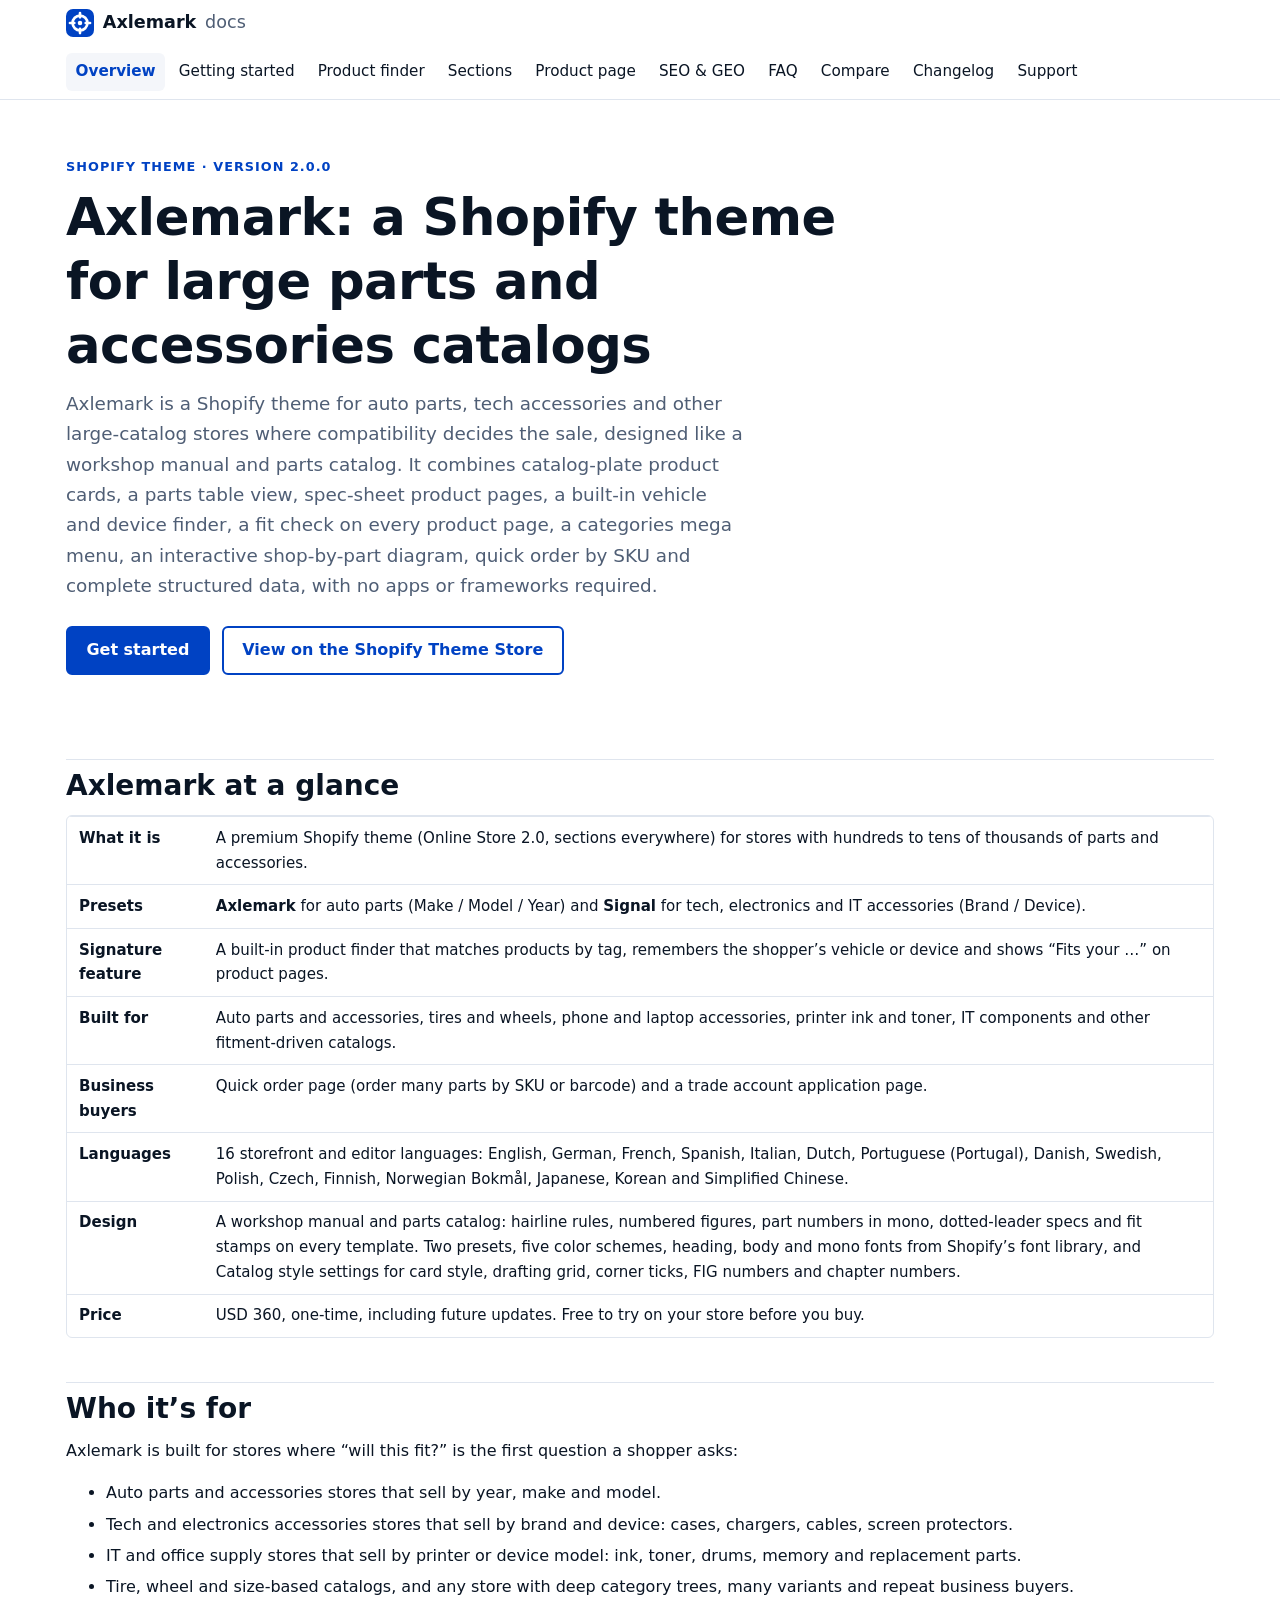
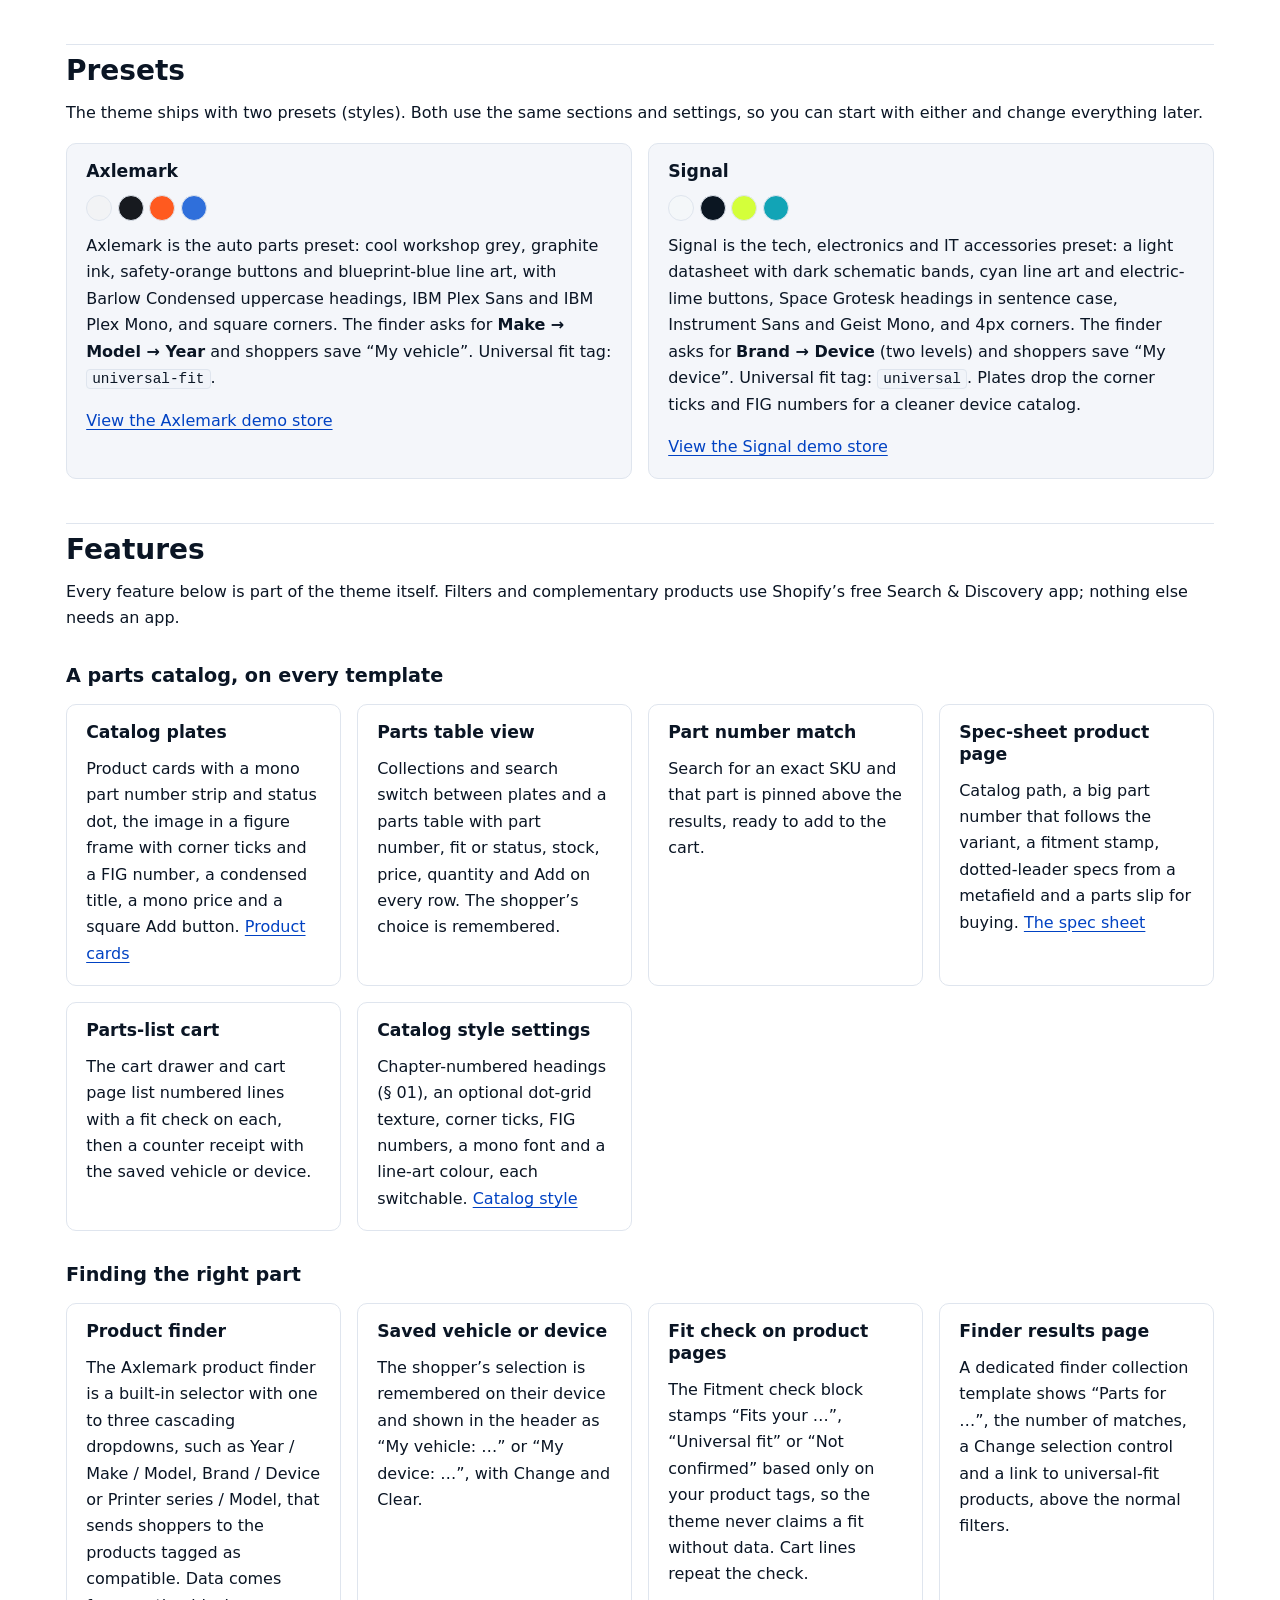
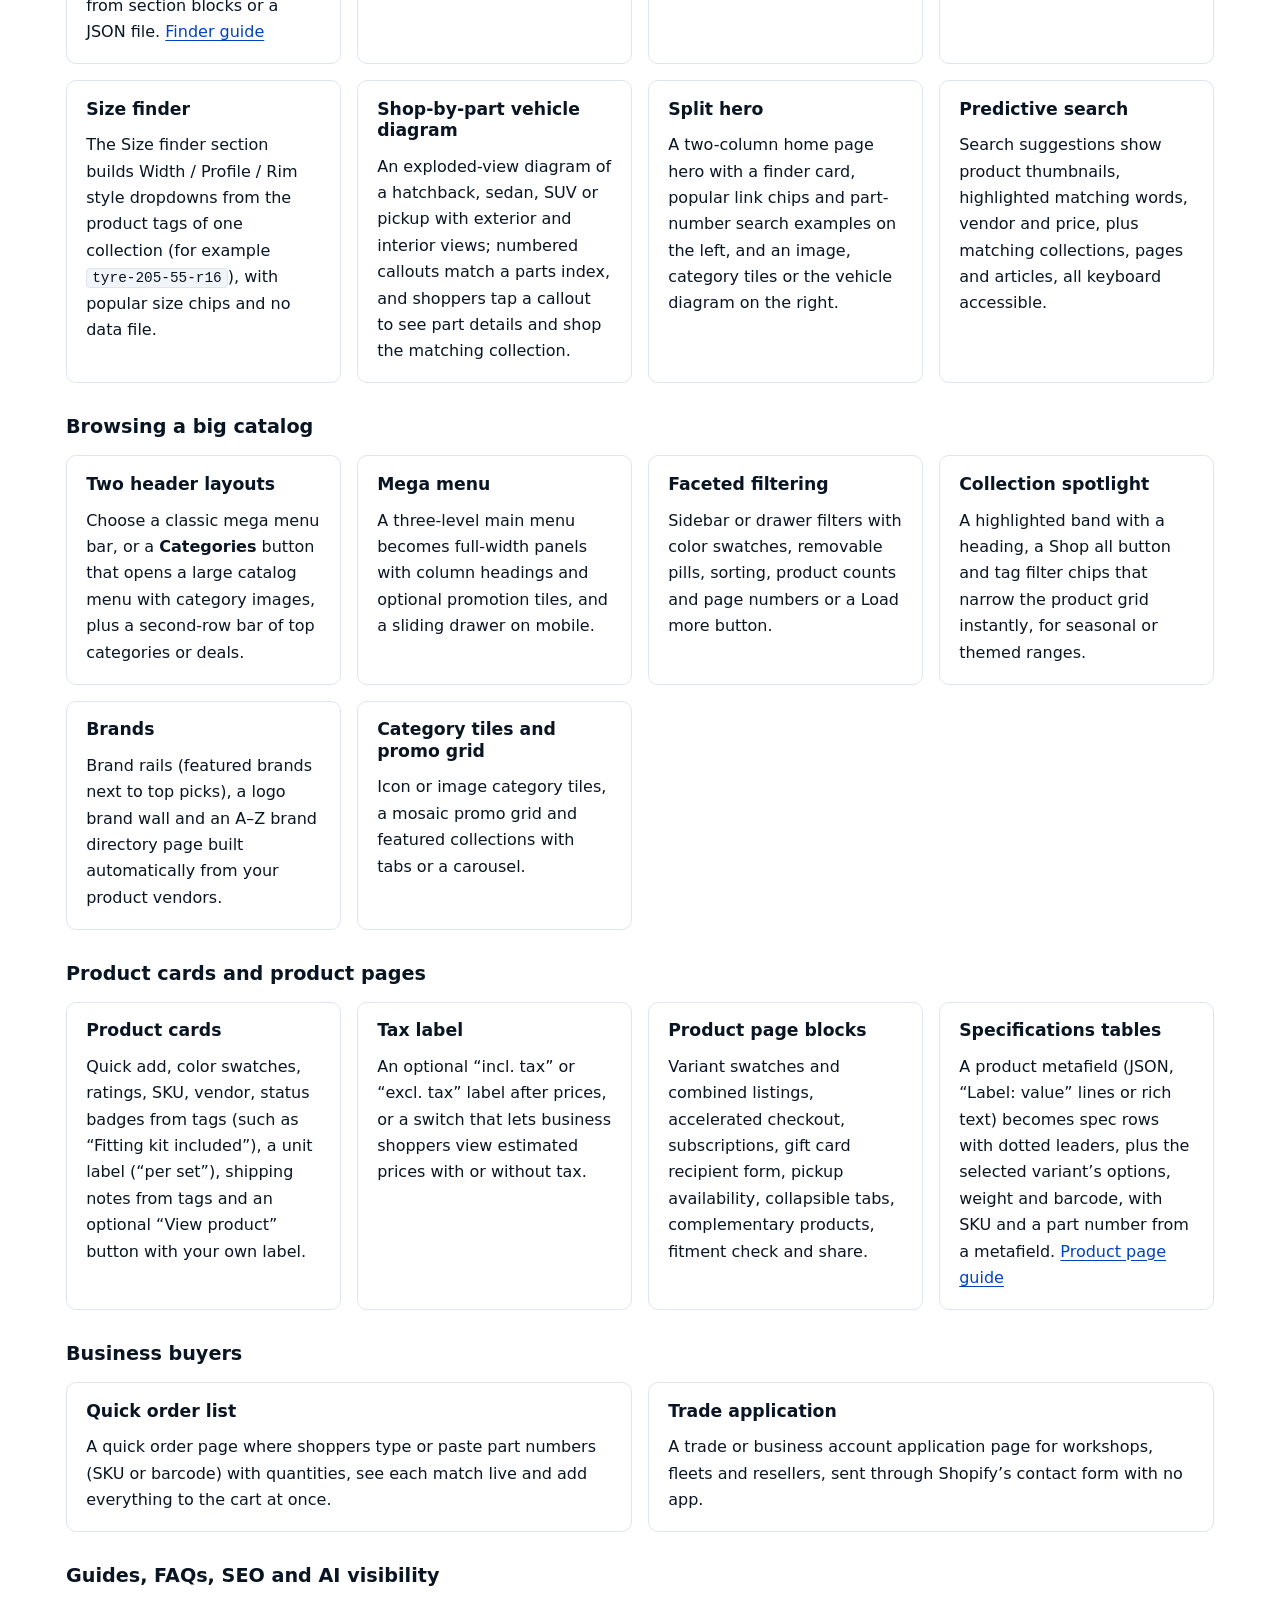
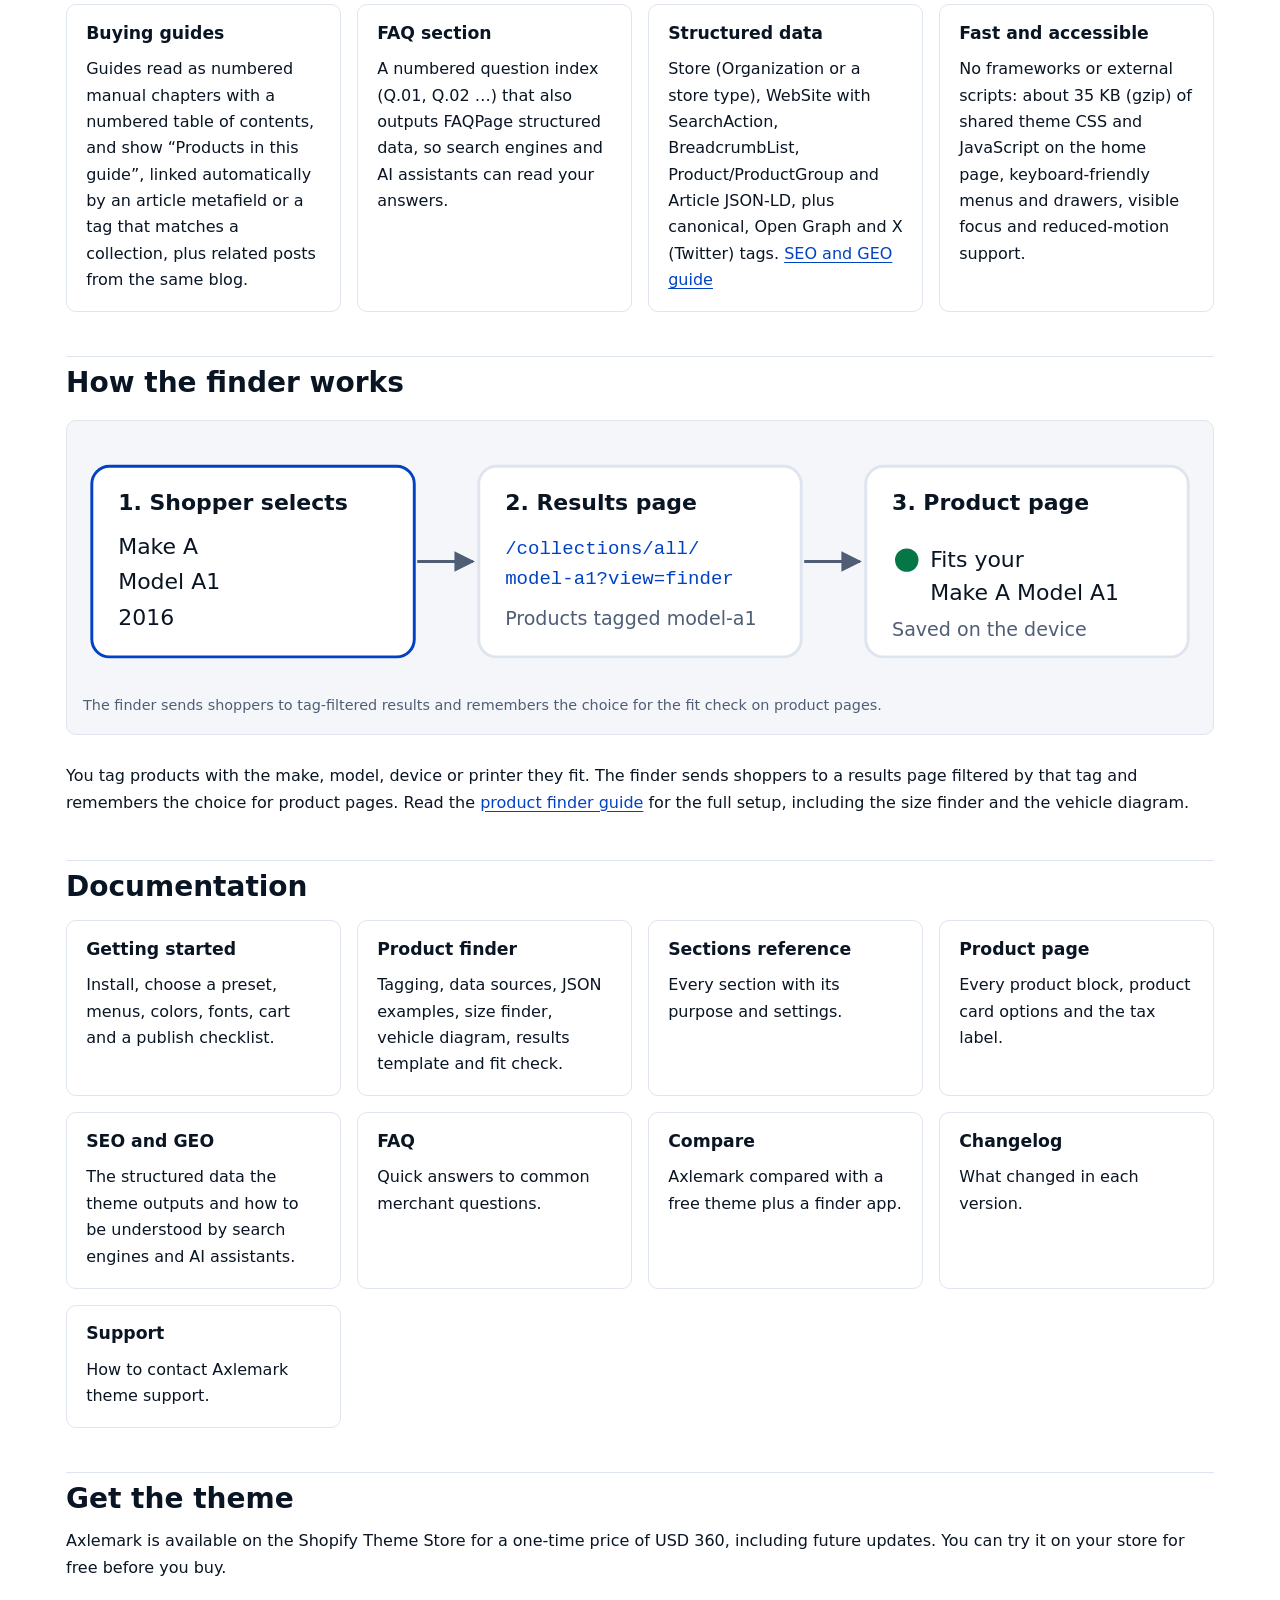
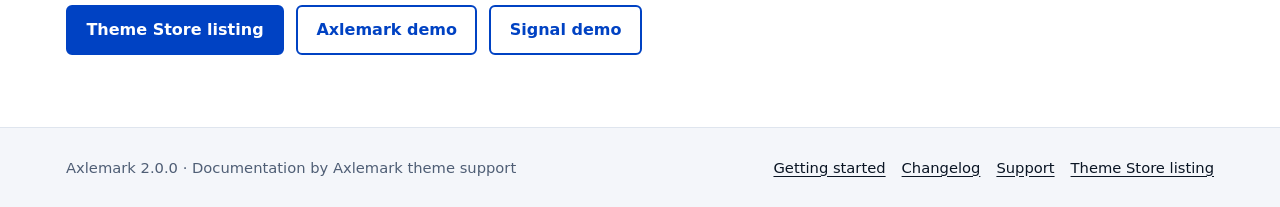
<file: index.html>
<!doctype html>
<html lang="en-US">
<head>
<meta charset="utf-8">
<meta name="viewport" content="width=device-width, initial-scale=1">
<title>Axlemark Shopify theme for auto parts and tech accessories | Docs</title>
<meta name="description" content="Axlemark is a Shopify theme for auto parts and tech accessories stores, with a built-in vehicle and device finder, fit check, quick order and structured data.">
<link rel="canonical" href="https://lzzhdfq11-tech.github.io/axlemark-docs/">
<meta name="color-scheme" content="light dark">
<meta name="theme-color" content="#ffffff" media="(prefers-color-scheme: light)">
<meta name="theme-color" content="#0b1220" media="(prefers-color-scheme: dark)">
<meta property="og:type" content="website">
<meta property="og:site_name" content="Axlemark theme documentation">
<meta property="og:title" content="Axlemark Shopify theme documentation">
<meta property="og:description" content="Axlemark is a Shopify theme for auto parts and tech accessories stores, with a built-in vehicle and device finder, fit check, quick order and structured data.">
<meta property="og:url" content="https://lzzhdfq11-tech.github.io/axlemark-docs/">
<meta property="og:locale" content="en_US">
<meta name="twitter:card" content="summary">
<meta name="twitter:title" content="Axlemark Shopify theme documentation">
<meta name="twitter:description" content="Axlemark is a Shopify theme for auto parts and tech accessories stores, with a built-in vehicle and device finder, fit check, quick order and structured data.">
<link rel="icon" href="assets/favicon.svg" type="image/svg+xml">
<link rel="stylesheet" href="assets/style.css">
<script src="assets/nav.js"></script>
<script type="application/ld+json">
{
  "@context": "https://schema.org",
  "@type": "SoftwareApplication",
  "name": "Axlemark",
  "alternateName": "Axlemark Shopify theme",
  "applicationCategory": "Shopify theme",
  "applicationSubCategory": "E-commerce theme for auto parts and tech accessories stores",
  "operatingSystem": "Shopify",
  "softwareVersion": "2.0.0",
  "description": "Axlemark is a Shopify theme for large-catalog auto parts, tech, electronics and IT accessories stores, designed like a workshop manual and parts catalog. It includes catalog-plate product cards, a parts table view, spec-sheet product pages, a parts-list cart, a built-in vehicle and device product finder with a fit check on product pages, a categories mega menu, a shop-by-part vehicle diagram, a size finder, quick order by SKU and complete structured data. Presets: Axlemark (auto parts) and Signal (tech accessories).",
  "url": "https://lzzhdfq11-tech.github.io/axlemark-docs/",
  "downloadUrl": "https://themes.shopify.com/themes?q=axlemark",
  "inLanguage": "en-US",
  "featureList": [
    "Parts-catalog design: catalog-plate product cards with part numbers, status dots, corner ticks and FIG labels",
    "Grid or parts table view on collections and search, with quantity and add to cart on every row",
    "Exact part number match pinned above search results",
    "Spec-sheet product page: catalog path, part number that follows the variant, fitment stamp, dotted-leader specs and a parts slip",
    "Cart drawer and cart page as a numbered parts list with a fit check per line and a counter receipt",
    "Chapter-numbered section headings, drafting grid, mono font and line art colour settings",
    "Built-in product finder with 1 to 3 levels: Year/Make/Model, Brand/Device, Printer series/Model or tire size",
    "Finder data from section blocks or a JSON file in Shopify Files",
    "Saved vehicle or device shown in the header",
    "Saved vehicle or device added to the order as a cart attribute for fitment checks",
    "Automatic table of contents for long buying guides",
    "Fit check on product pages: Fits your..., Universal fit or Not confirmed",
    "Finder results collection template",
    "Size finder built from product tags (for example tire width, profile and rim)",
    "Exploded-view shop-by-part vehicle diagram with numbered callouts and a parts index (hatchback, sedan, SUV, pickup; exterior and interior)",
    "Split hero with finder card, popular links, part-number search examples and category tiles",
    "Two header layouts, including a Categories button with a catalog mega menu with category images and a second-row category bar",
    "Predictive search with product thumbnails, highlighted matches, vendor and price",
    "Faceted filtering with swatches, sorting and Load more",
    "Collection spotlight with tag filter chips",
    "Brand rails, brand wall and A-Z brand directory page",
    "Product cards with quick add, swatches, ratings, status badges from tags, unit label, shipping notes and a product page button",
    "Tax label after prices (incl. or excl. tax) with an optional switch",
    "Product page with variant swatches, combined listings, accelerated checkout, subscriptions, gift card recipient form, pickup availability, specifications table from metafields, collapsible tabs, complementary products and share",
    "Quick order list: order many parts by SKU or barcode",
    "Trade account application page",
    "Buying guides with Products in this guide (by metafield or tag) and related posts",
    "FAQ section with FAQPage structured data",
    "Structured data: Organization or store type, WebSite with SearchAction, BreadcrumbList, Product/ProductGroup, Article",
    "Canonical, Open Graph and X (Twitter) meta tags",
    "No frameworks or external scripts; about 35 KB gzip of shared theme CSS and JavaScript",
    "Accessible menus, drawers and dialogs with visible focus and reduced-motion support",
    "16 languages",
    "Two presets, five color schemes, heading, body and mono font pickers"
  ],
  "author": {
    "@type": "Organization",
    "name": "Axlemark theme support",
    "url": "https://lzzhdfq11-tech.github.io/axlemark-docs/support.html"
  },
  "offers": {
    "@type": "Offer",
    "price": "360",
    "priceCurrency": "USD",
    "url": "https://themes.shopify.com/themes?q=axlemark"
  }
}
</script>
</head>
<body>
<a class="skip-link" href="#main">Skip to content</a>
<header class="site-header">
<div class="wrap">
<div class="site-nav-row">
<a class="brand" href="index.html"><svg viewBox="0 0 32 32" aria-hidden="true" focusable="false"><rect width="32" height="32" rx="8" fill="currentColor" style="color:var(--accent)"/><circle cx="16" cy="16" r="8.5" fill="none" stroke="var(--bg)" stroke-width="3"/><circle cx="16" cy="16" r="2.6" fill="var(--bg)"/><path d="M16 4.5v5M16 22.5v5M4.5 16h5M22.5 16h5" stroke="var(--bg)" stroke-width="3" stroke-linecap="round"/></svg>Axlemark <span>docs</span></a>
<button class="nav-toggle" type="button" aria-expanded="false" aria-controls="site-nav-list">Menu</button>
</div>
<nav class="site-nav" aria-label="Documentation">
<ul id="site-nav-list"><li><a href="index.html" aria-current="page">Overview</a></li><li><a href="getting-started.html">Getting started</a></li><li><a href="product-finder.html">Product finder</a></li><li><a href="sections.html">Sections</a></li><li><a href="product-page.html">Product page</a></li><li><a href="seo.html">SEO &amp; GEO</a></li><li><a href="faq.html">FAQ</a></li><li><a href="compare.html">Compare</a></li><li><a href="changelog.html">Changelog</a></li><li><a href="support.html">Support</a></li></ul>
</nav>
</div>
</header>
<main id="main" tabindex="-1">
<div class="wrap">
<div class="doc-wide">
<section class="hero" aria-labelledby="page-title">
<p class="eyebrow">Shopify theme &middot; version 2.0.0</p>
<h1 id="page-title">Axlemark: a Shopify theme for large parts and accessories catalogs</h1>
<p class="lead">Axlemark is a Shopify theme for auto parts, tech accessories and other large-catalog stores where compatibility decides the sale, designed like a workshop manual and parts catalog. It combines catalog-plate product cards, a parts table view, spec-sheet product pages, a built-in vehicle and device finder, a fit check on every product page, a categories mega menu, an interactive shop-by-part diagram, quick order by SKU and complete structured data, with no apps or frameworks required.</p>
<div class="actions">
<a class="button" href="getting-started.html">Get started</a>
<a class="button button--secondary" href="https://themes.shopify.com/themes?q=axlemark">View on the Shopify Theme Store</a>
</div>
</section>

<h2 id="at-a-glance">Axlemark at a glance</h2>
<div class="table-wrap"><table><tbody>
<tr><th scope="row">What it is</th><td>A premium Shopify theme (Online Store 2.0, sections everywhere) for stores with hundreds to tens of thousands of parts and accessories.</td></tr>
<tr><th scope="row">Presets</th><td><strong>Axlemark</strong> for auto parts (Make / Model / Year) and <strong>Signal</strong> for tech, electronics and IT accessories (Brand / Device).</td></tr>
<tr><th scope="row">Signature feature</th><td>A built-in product finder that matches products by tag, remembers the shopper&rsquo;s vehicle or device and shows &ldquo;Fits your &hellip;&rdquo; on product pages.</td></tr>
<tr><th scope="row">Built for</th><td>Auto parts and accessories, tires and wheels, phone and laptop accessories, printer ink and toner, IT components and other fitment-driven catalogs.</td></tr>
<tr><th scope="row">Business buyers</th><td>Quick order page (order many parts by SKU or barcode) and a trade account application page.</td></tr>
<tr><th scope="row">Languages</th><td>16 storefront and editor languages: English, German, French, Spanish, Italian, Dutch, Portuguese (Portugal), Danish, Swedish, Polish, Czech, Finnish, Norwegian Bokm&aring;l, Japanese, Korean and Simplified Chinese.</td></tr>
<tr><th scope="row">Design</th><td>A workshop manual and parts catalog: hairline rules, numbered figures, part numbers in mono, dotted-leader specs and fit stamps on every template. Two presets, five color schemes, heading, body and mono fonts from Shopify&rsquo;s font library, and Catalog style settings for card style, drafting grid, corner ticks, FIG numbers and chapter numbers.</td></tr>
<tr><th scope="row">Price</th><td>USD 360, one-time, including future updates. Free to try on your store before you buy.</td></tr>
</tbody></table></div>

<h2 id="who-its-for">Who it&rsquo;s for</h2>
<p>Axlemark is built for stores where &ldquo;will this fit?&rdquo; is the first question a shopper asks:</p>
<ul>
<li>Auto parts and accessories stores that sell by year, make and model.</li>
<li>Tech and electronics accessories stores that sell by brand and device: cases, chargers, cables, screen protectors.</li>
<li>IT and office supply stores that sell by printer or device model: ink, toner, drums, memory and replacement parts.</li>
<li>Tire, wheel and size-based catalogs, and any store with deep category trees, many variants and repeat business buyers.</li>
</ul>

<h2 id="presets">Presets</h2>
<p>The theme ships with two presets (styles). Both use the same sections and settings, so you can start with either and change everything later.</p>
<div class="grid">
<div class="card card--surface">
<h3>Axlemark</h3>
<div class="preset-swatches" aria-hidden="true"><span style="background:#F2F3F5"></span><span style="background:#171A1F"></span><span style="background:#FF5A1F"></span><span style="background:#2F6FDB"></span></div>
<p>Axlemark is the auto parts preset: cool workshop grey, graphite ink, safety-orange buttons and blueprint-blue line art, with Barlow Condensed uppercase headings, IBM Plex Sans and IBM Plex Mono, and square corners. The finder asks for <strong>Make &rarr; Model &rarr; Year</strong> and shoppers save &ldquo;My vehicle&rdquo;. Universal fit tag: <code>universal-fit</code>.</p>
<p><a href="https://axlemark-demo-krp8qvpn.myshopify.com">View the Axlemark demo store</a></p>
</div>
<div class="card card--surface">
<h3>Signal</h3>
<div class="preset-swatches" aria-hidden="true"><span style="background:#F4F7F9"></span><span style="background:#0B1622"></span><span style="background:#D4FF3A"></span><span style="background:#12A4B6"></span></div>
<p>Signal is the tech, electronics and IT accessories preset: a light datasheet with dark schematic bands, cyan line art and electric-lime buttons, Space Grotesk headings in sentence case, Instrument Sans and Geist Mono, and 4px corners. The finder asks for <strong>Brand &rarr; Device</strong> (two levels) and shoppers save &ldquo;My device&rdquo;. Universal fit tag: <code>universal</code>. Plates drop the corner ticks and FIG numbers for a cleaner device catalog.</p>
<p><a href="https://signal-demo-7e4vkc07.myshopify.com">View the Signal demo store</a></p>
</div>
</div>

<h2 id="features">Features</h2>
<p>Every feature below is part of the theme itself. Filters and complementary products use Shopify&rsquo;s free Search &amp; Discovery app; nothing else needs an app.</p>

<h3 id="features-design">A parts catalog, on every template</h3>
<div class="grid">
<div class="card"><h3>Catalog plates</h3><p>Product cards with a mono part number strip and status dot, the image in a figure frame with corner ticks and a FIG number, a condensed title, a mono price and a square Add button. <a href="product-page.html#product-cards">Product cards</a></p></div>
<div class="card"><h3>Parts table view</h3><p>Collections and search switch between plates and a parts table with part number, fit or status, stock, price, quantity and Add on every row. The shopper&rsquo;s choice is remembered.</p></div>
<div class="card"><h3>Part number match</h3><p>Search for an exact SKU and that part is pinned above the results, ready to add to the cart.</p></div>
<div class="card"><h3>Spec-sheet product page</h3><p>Catalog path, a big part number that follows the variant, a fitment stamp, dotted-leader specs from a metafield and a parts slip for buying. <a href="product-page.html#spec-sheet">The spec sheet</a></p></div>
<div class="card"><h3>Parts-list cart</h3><p>The cart drawer and cart page list numbered lines with a fit check on each, then a counter receipt with the saved vehicle or device.</p></div>
<div class="card"><h3>Catalog style settings</h3><p>Chapter-numbered headings (&sect; 01), an optional dot-grid texture, corner ticks, FIG numbers, a mono font and a line-art colour, each switchable. <a href="getting-started.html#catalog-style">Catalog style</a></p></div>
</div>

<h3 id="features-finding">Finding the right part</h3>
<div class="grid">
<div class="card"><h3>Product finder</h3><p>The Axlemark product finder is a built-in selector with one to three cascading dropdowns, such as Year / Make / Model, Brand / Device or Printer series / Model, that sends shoppers to the products tagged as compatible. Data comes from section blocks or a JSON file. <a href="product-finder.html">Finder guide</a></p></div>
<div class="card"><h3>Saved vehicle or device</h3><p>The shopper&rsquo;s selection is remembered on their device and shown in the header as &ldquo;My vehicle: &hellip;&rdquo; or &ldquo;My device: &hellip;&rdquo;, with Change and Clear.</p></div>
<div class="card"><h3>Fit check on product pages</h3><p>The Fitment check block stamps &ldquo;Fits your &hellip;&rdquo;, &ldquo;Universal fit&rdquo; or &ldquo;Not confirmed&rdquo; based only on your product tags, so the theme never claims a fit without data. Cart lines repeat the check.</p></div>
<div class="card"><h3>Finder results page</h3><p>A dedicated finder collection template shows &ldquo;Parts for &hellip;&rdquo;, the number of matches, a Change selection control and a link to universal-fit products, above the normal filters.</p></div>
<div class="card"><h3>Size finder</h3><p>The Size finder section builds Width / Profile / Rim style dropdowns from the product tags of one collection (for example <code>tyre-205-55-r16</code>), with popular size chips and no data file.</p></div>
<div class="card"><h3>Shop-by-part vehicle diagram</h3><p>An exploded-view diagram of a hatchback, sedan, SUV or pickup with exterior and interior views; numbered callouts match a parts index, and shoppers tap a callout to see part details and shop the matching collection.</p></div>
<div class="card"><h3>Split hero</h3><p>A two-column home page hero with a finder card, popular link chips and part-number search examples on the left, and an image, category tiles or the vehicle diagram on the right.</p></div>
<div class="card"><h3>Predictive search</h3><p>Search suggestions show product thumbnails, highlighted matching words, vendor and price, plus matching collections, pages and articles, all keyboard accessible.</p></div>
</div>

<h3 id="features-browsing">Browsing a big catalog</h3>
<div class="grid">
<div class="card"><h3>Two header layouts</h3><p>Choose a classic mega menu bar, or a <strong>Categories</strong> button that opens a large catalog menu with category images, plus a second-row bar of top categories or deals.</p></div>
<div class="card"><h3>Mega menu</h3><p>A three-level main menu becomes full-width panels with column headings and optional promotion tiles, and a sliding drawer on mobile.</p></div>
<div class="card"><h3>Faceted filtering</h3><p>Sidebar or drawer filters with color swatches, removable pills, sorting, product counts and page numbers or a Load more button.</p></div>
<div class="card"><h3>Collection spotlight</h3><p>A highlighted band with a heading, a Shop all button and tag filter chips that narrow the product grid instantly, for seasonal or themed ranges.</p></div>
<div class="card"><h3>Brands</h3><p>Brand rails (featured brands next to top picks), a logo brand wall and an A&ndash;Z brand directory page built automatically from your product vendors.</p></div>
<div class="card"><h3>Category tiles and promo grid</h3><p>Icon or image category tiles, a mosaic promo grid and featured collections with tabs or a carousel.</p></div>
</div>

<h3 id="features-products">Product cards and product pages</h3>
<div class="grid">
<div class="card"><h3>Product cards</h3><p>Quick add, color swatches, ratings, SKU, vendor, status badges from tags (such as &ldquo;Fitting kit included&rdquo;), a unit label (&ldquo;per set&rdquo;), shipping notes from tags and an optional &ldquo;View product&rdquo; button with your own label.</p></div>
<div class="card"><h3>Tax label</h3><p>An optional &ldquo;incl. tax&rdquo; or &ldquo;excl. tax&rdquo; label after prices, or a switch that lets business shoppers view estimated prices with or without tax.</p></div>
<div class="card"><h3>Product page blocks</h3><p>Variant swatches and combined listings, accelerated checkout, subscriptions, gift card recipient form, pickup availability, collapsible tabs, complementary products, fitment check and share.</p></div>
<div class="card"><h3>Specifications tables</h3><p>A product metafield (JSON, &ldquo;Label: value&rdquo; lines or rich text) becomes spec rows with dotted leaders, plus the selected variant&rsquo;s options, weight and barcode, with SKU and a part number from a metafield. <a href="product-page.html">Product page guide</a></p></div>
</div>

<h3 id="features-b2b">Business buyers</h3>
<div class="grid">
<div class="card"><h3>Quick order list</h3><p>A quick order page where shoppers type or paste part numbers (SKU or barcode) with quantities, see each match live and add everything to the cart at once.</p></div>
<div class="card"><h3>Trade application</h3><p>A trade or business account application page for workshops, fleets and resellers, sent through Shopify&rsquo;s contact form with no app.</p></div>
</div>

<h3 id="features-content">Guides, FAQs, SEO and AI visibility</h3>
<div class="grid">
<div class="card"><h3>Buying guides</h3><p>Guides read as numbered manual chapters with a numbered table of contents, and show &ldquo;Products in this guide&rdquo;, linked automatically by an article metafield or a tag that matches a collection, plus related posts from the same blog.</p></div>
<div class="card"><h3>FAQ section</h3><p>A numbered question index (Q.01, Q.02 &hellip;) that also outputs FAQPage structured data, so search engines and AI assistants can read your answers.</p></div>
<div class="card"><h3>Structured data</h3><p>Store (Organization or a store type), WebSite with SearchAction, BreadcrumbList, Product/ProductGroup and Article JSON-LD, plus canonical, Open Graph and X (Twitter) tags. <a href="seo.html">SEO and GEO guide</a></p></div>
<div class="card"><h3>Fast and accessible</h3><p>No frameworks or external scripts: about 35 KB (gzip) of shared theme CSS and JavaScript on the home page, keyboard-friendly menus and drawers, visible focus and reduced-motion support.</p></div>
</div>

<h2 id="how-it-works">How the finder works</h2>
<figure class="diagram">
<svg viewBox="0 0 760 170" role="img" aria-labelledby="flow-title flow-desc">
<title id="flow-title">How the product finder works</title>
<desc id="flow-desc">A shopper selects Make A, Model A1 and a year. The theme opens the results page for products tagged model-a1. On product pages the fitment check then shows Fits your Make A Model A1.</desc>
<defs><marker id="arr" viewBox="0 0 10 10" refX="9" refY="5" markerWidth="7" markerHeight="7" orient="auto"><path class="d-arrow" d="M0 0L10 5L0 10z"/></marker></defs>
<rect class="d-box d-box--accent" x="6" y="20" width="220" height="130" rx="12"/>
<text class="d-text d-text--bold" x="24" y="50">1. Shopper selects</text>
<text class="d-text" x="24" y="80">Make A</text>
<text class="d-text" x="24" y="104">Model A1</text>
<text class="d-text" x="24" y="128">2016</text>
<rect class="d-box" x="270" y="20" width="220" height="130" rx="12"/>
<text class="d-text d-text--bold" x="288" y="50">2. Results page</text>
<text class="d-text d-text--mono" x="288" y="80">/collections/all/</text>
<text class="d-text d-text--mono" x="288" y="100">model-a1?view=finder</text>
<text class="d-text d-text--muted" x="288" y="128">Products tagged model-a1</text>
<rect class="d-box" x="534" y="20" width="220" height="130" rx="12"/>
<text class="d-text d-text--bold" x="552" y="50">3. Product page</text>
<circle class="d-ok" cx="562" cy="84" r="8"/>
<text class="d-text" x="578" y="89">Fits your</text>
<text class="d-text" x="578" y="111">Make A Model A1</text>
<text class="d-text d-text--muted" x="552" y="136">Saved on the device</text>
<path class="d-line" d="M228 85H266" marker-end="url(#arr)"/>
<path class="d-line" d="M492 85H530" marker-end="url(#arr)"/>
</svg>
<figcaption>The finder sends shoppers to tag-filtered results and remembers the choice for the fit check on product pages.</figcaption>
</figure>
<p>You tag products with the make, model, device or printer they fit. The finder sends shoppers to a results page filtered by that tag and remembers the choice for product pages. Read the <a href="product-finder.html">product finder guide</a> for the full setup, including the size finder and the vehicle diagram.</p>

<h2 id="documentation">Documentation</h2>
<div class="grid">
<a class="card" href="getting-started.html"><h3>Getting started</h3><p>Install, choose a preset, menus, colors, fonts, cart and a publish checklist.</p></a>
<a class="card" href="product-finder.html"><h3>Product finder</h3><p>Tagging, data sources, JSON examples, size finder, vehicle diagram, results template and fit check.</p></a>
<a class="card" href="sections.html"><h3>Sections reference</h3><p>Every section with its purpose and settings.</p></a>
<a class="card" href="product-page.html"><h3>Product page</h3><p>Every product block, product card options and the tax label.</p></a>
<a class="card" href="seo.html"><h3>SEO and GEO</h3><p>The structured data the theme outputs and how to be understood by search engines and AI assistants.</p></a>
<a class="card" href="faq.html"><h3>FAQ</h3><p>Quick answers to common merchant questions.</p></a>
<a class="card" href="compare.html"><h3>Compare</h3><p>Axlemark compared with a free theme plus a finder app.</p></a>
<a class="card" href="changelog.html"><h3>Changelog</h3><p>What changed in each version.</p></a>
<a class="card" href="support.html"><h3>Support</h3><p>How to contact Axlemark theme support.</p></a>
</div>

<h2 id="get-the-theme">Get the theme</h2>
<p>Axlemark is available on the Shopify Theme Store for a one-time price of USD 360, including future updates. You can try it on your store for free before you buy.</p>
<div class="actions">
<a class="button" href="https://themes.shopify.com/themes?q=axlemark">Theme Store listing</a>
<a class="button button--secondary" href="https://axlemark-demo-krp8qvpn.myshopify.com">Axlemark demo</a>
<a class="button button--secondary" href="https://signal-demo-7e4vkc07.myshopify.com">Signal demo</a>
</div>
</div>
</div>
</main>
<footer class="site-footer">
<div class="wrap">
<p>Axlemark 2.0.0 &middot; Documentation by Axlemark theme support</p>
<ul>
<li><a href="getting-started.html">Getting started</a></li>
<li><a href="changelog.html">Changelog</a></li>
<li><a href="support.html">Support</a></li>
<li><a href="https://themes.shopify.com/themes?q=axlemark">Theme Store listing</a></li>
</ul>
</div>
</footer>
</body>
</html>
</file>
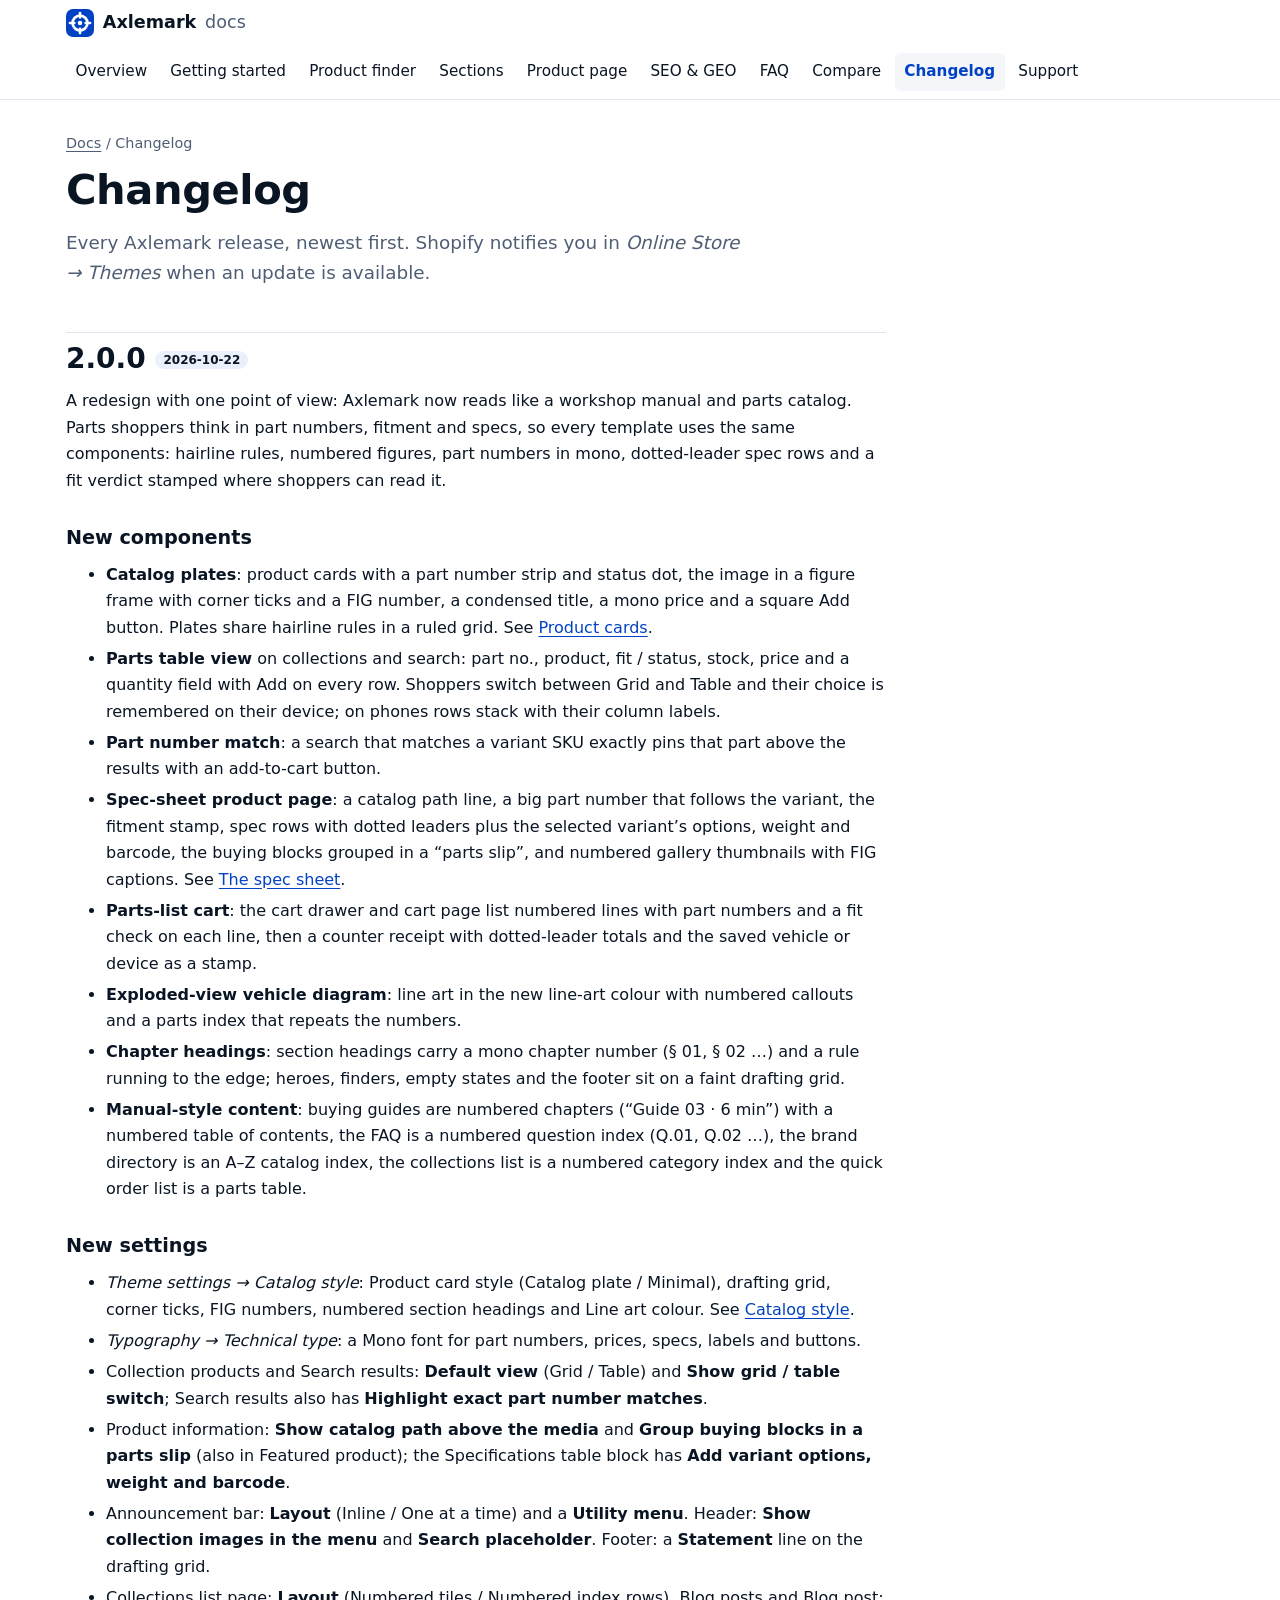
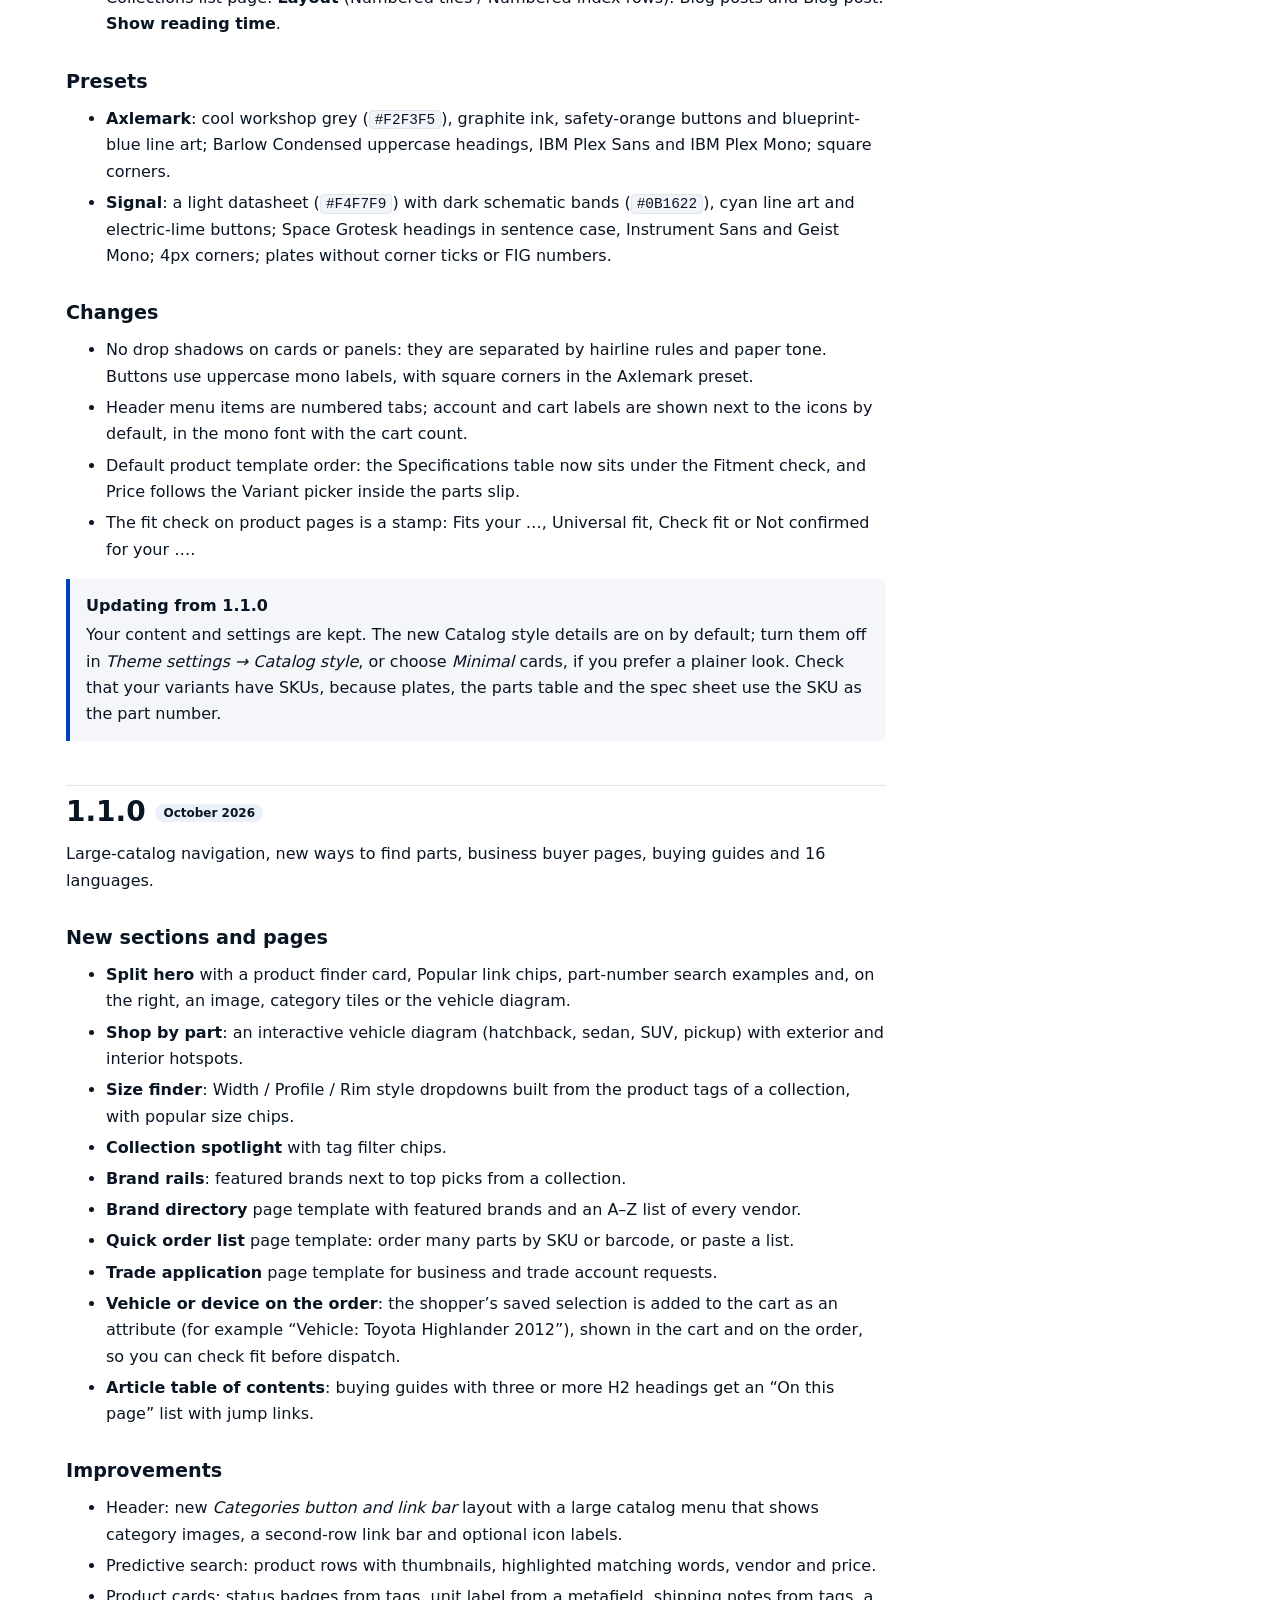
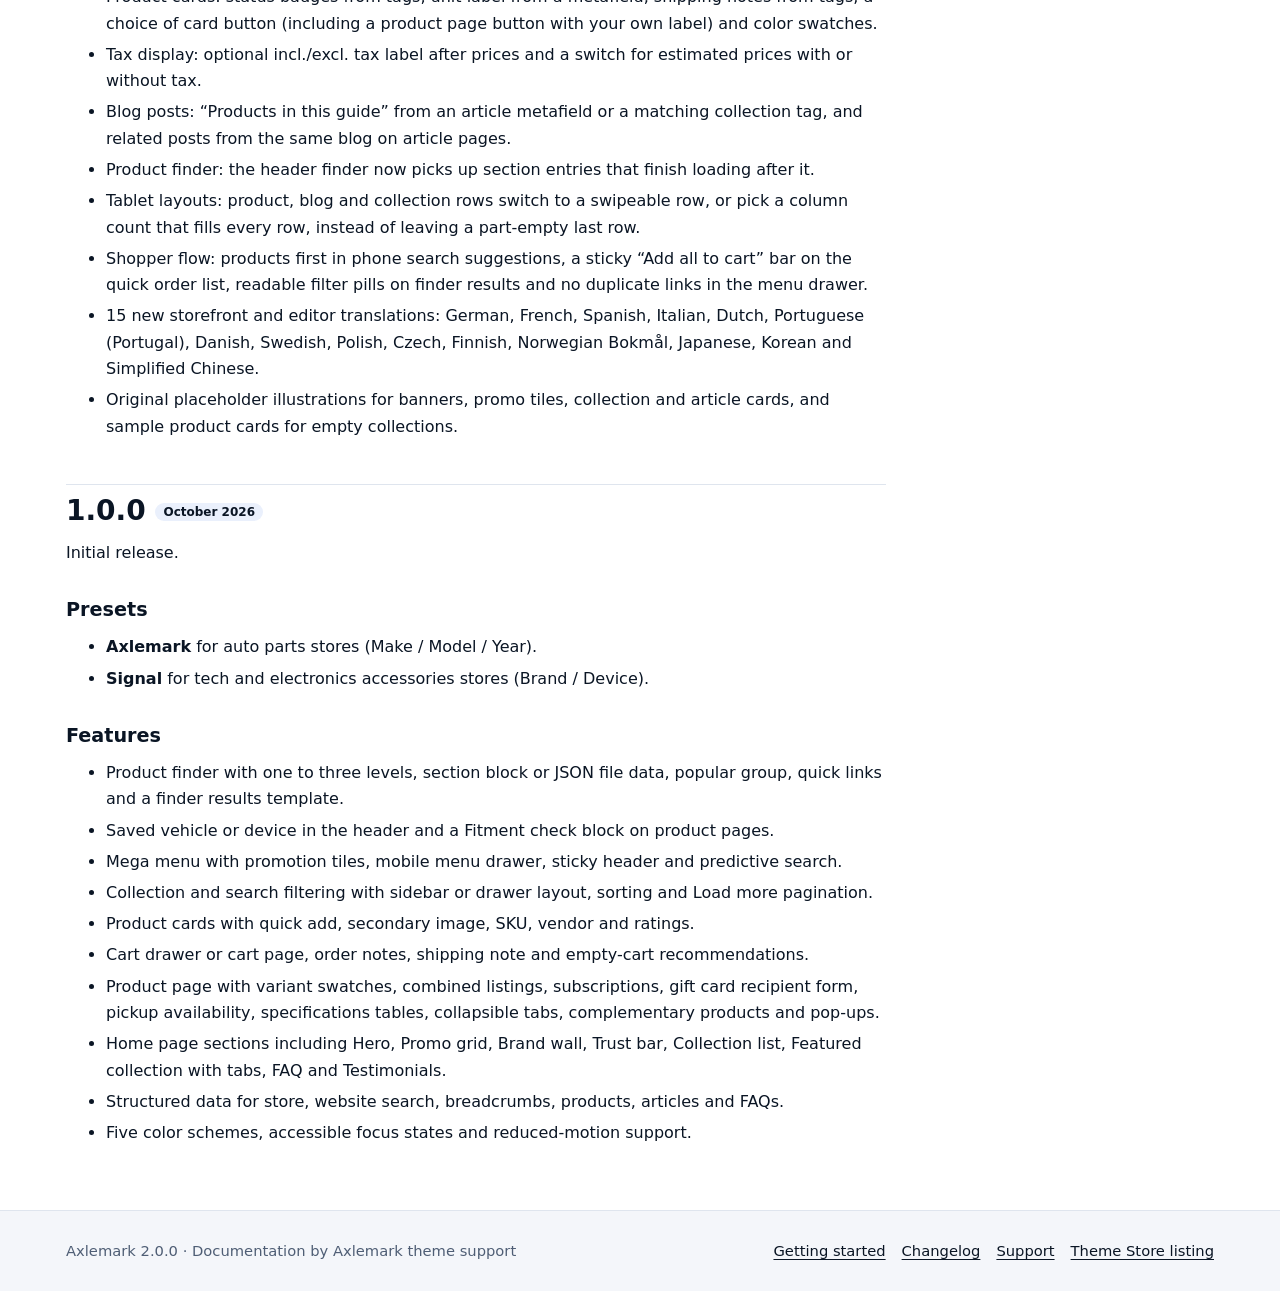
<file: changelog.html>
<!doctype html>
<html lang="en-US">
<head>
<meta charset="utf-8">
<meta name="viewport" content="width=device-width, initial-scale=1">
<title>Changelog | Axlemark theme docs</title>
<meta name="description" content="Release notes for the Axlemark Shopify theme. Version 2.0.0 redesigns the theme as a parts catalog: catalog plates, a parts table view, spec-sheet product pages and a parts-list cart.">
<link rel="canonical" href="https://lzzhdfq11-tech.github.io/axlemark-docs/changelog.html">
<meta name="color-scheme" content="light dark">
<meta name="theme-color" content="#ffffff" media="(prefers-color-scheme: light)">
<meta name="theme-color" content="#0b1220" media="(prefers-color-scheme: dark)">
<meta property="og:type" content="website">
<meta property="og:site_name" content="Axlemark theme documentation">
<meta property="og:title" content="Changelog">
<meta property="og:description" content="Release notes for the Axlemark Shopify theme. Version 2.0.0 redesigns the theme as a parts catalog: catalog plates, a parts table view, spec-sheet product pages and a parts-list cart.">
<meta property="og:url" content="https://lzzhdfq11-tech.github.io/axlemark-docs/changelog.html">
<meta property="og:locale" content="en_US">
<meta name="twitter:card" content="summary">
<meta name="twitter:title" content="Changelog">
<meta name="twitter:description" content="Release notes for the Axlemark Shopify theme. Version 2.0.0 redesigns the theme as a parts catalog: catalog plates, a parts table view, spec-sheet product pages and a parts-list cart.">
<link rel="icon" href="assets/favicon.svg" type="image/svg+xml">
<link rel="stylesheet" href="assets/style.css">
<script src="assets/nav.js"></script>
</head>
<body>
<a class="skip-link" href="#main">Skip to content</a>
<header class="site-header">
<div class="wrap">
<div class="site-nav-row">
<a class="brand" href="index.html"><svg viewBox="0 0 32 32" aria-hidden="true" focusable="false"><rect width="32" height="32" rx="8" fill="currentColor" style="color:var(--accent)"/><circle cx="16" cy="16" r="8.5" fill="none" stroke="var(--bg)" stroke-width="3"/><circle cx="16" cy="16" r="2.6" fill="var(--bg)"/><path d="M16 4.5v5M16 22.5v5M4.5 16h5M22.5 16h5" stroke="var(--bg)" stroke-width="3" stroke-linecap="round"/></svg>Axlemark <span>docs</span></a>
<button class="nav-toggle" type="button" aria-expanded="false" aria-controls="site-nav-list">Menu</button>
</div>
<nav class="site-nav" aria-label="Documentation">
<ul id="site-nav-list"><li><a href="index.html">Overview</a></li><li><a href="getting-started.html">Getting started</a></li><li><a href="product-finder.html">Product finder</a></li><li><a href="sections.html">Sections</a></li><li><a href="product-page.html">Product page</a></li><li><a href="seo.html">SEO &amp; GEO</a></li><li><a href="faq.html">FAQ</a></li><li><a href="compare.html">Compare</a></li><li><a href="changelog.html" aria-current="page">Changelog</a></li><li><a href="support.html">Support</a></li></ul>
</nav>
</div>
</header>
<main id="main" tabindex="-1">
<div class="wrap">
<div class="doc"><article class="doc-body"><p class="breadcrumb"><a href="index.html">Docs</a> <span aria-hidden="true">/</span> Changelog</p>
<h1>Changelog</h1>
<p class="lead">Every Axlemark release, newest first. Shopify notifies you in <em>Online Store &rarr; Themes</em> when an update is available.</p>

<h2 id="v2-0-0">2.0.0 <span class="badge">2026-10-22</span></h2>
<p>A redesign with one point of view: Axlemark now reads like a workshop manual and parts catalog. Parts shoppers think in part numbers, fitment and specs, so every template uses the same components: hairline rules, numbered figures, part numbers in mono, dotted-leader spec rows and a fit verdict stamped where shoppers can read it.</p>
<h3>New components</h3>
<ul>
<li><strong>Catalog plates</strong>: product cards with a part number strip and status dot, the image in a figure frame with corner ticks and a FIG number, a condensed title, a mono price and a square Add button. Plates share hairline rules in a ruled grid. See <a href="product-page.html#product-cards">Product cards</a>.</li>
<li><strong>Parts table view</strong> on collections and search: part no., product, fit / status, stock, price and a quantity field with Add on every row. Shoppers switch between Grid and Table and their choice is remembered on their device; on phones rows stack with their column labels.</li>
<li><strong>Part number match</strong>: a search that matches a variant SKU exactly pins that part above the results with an add-to-cart button.</li>
<li><strong>Spec-sheet product page</strong>: a catalog path line, a big part number that follows the variant, the fitment stamp, spec rows with dotted leaders plus the selected variant&rsquo;s options, weight and barcode, the buying blocks grouped in a &ldquo;parts slip&rdquo;, and numbered gallery thumbnails with FIG captions. See <a href="product-page.html#spec-sheet">The spec sheet</a>.</li>
<li><strong>Parts-list cart</strong>: the cart drawer and cart page list numbered lines with part numbers and a fit check on each line, then a counter receipt with dotted-leader totals and the saved vehicle or device as a stamp.</li>
<li><strong>Exploded-view vehicle diagram</strong>: line art in the new line-art colour with numbered callouts and a parts index that repeats the numbers.</li>
<li><strong>Chapter headings</strong>: section headings carry a mono chapter number (&sect; 01, &sect; 02 &hellip;) and a rule running to the edge; heroes, finders, empty states and the footer sit on a faint drafting grid.</li>
<li><strong>Manual-style content</strong>: buying guides are numbered chapters (&ldquo;Guide 03 &middot; 6 min&rdquo;) with a numbered table of contents, the FAQ is a numbered question index (Q.01, Q.02 &hellip;), the brand directory is an A&ndash;Z catalog index, the collections list is a numbered category index and the quick order list is a parts table.</li>
</ul>
<h3>New settings</h3>
<ul>
<li><em>Theme settings &rarr; Catalog style</em>: Product card style (Catalog plate / Minimal), drafting grid, corner ticks, FIG numbers, numbered section headings and Line art colour. See <a href="getting-started.html#catalog-style">Catalog style</a>.</li>
<li><em>Typography &rarr; Technical type</em>: a Mono font for part numbers, prices, specs, labels and buttons.</li>
<li>Collection products and Search results: <strong>Default view</strong> (Grid / Table) and <strong>Show grid / table switch</strong>; Search results also has <strong>Highlight exact part number matches</strong>.</li>
<li>Product information: <strong>Show catalog path above the media</strong> and <strong>Group buying blocks in a parts slip</strong> (also in Featured product); the Specifications table block has <strong>Add variant options, weight and barcode</strong>.</li>
<li>Announcement bar: <strong>Layout</strong> (Inline / One at a time) and a <strong>Utility menu</strong>. Header: <strong>Show collection images in the menu</strong> and <strong>Search placeholder</strong>. Footer: a <strong>Statement</strong> line on the drafting grid.</li>
<li>Collections list page: <strong>Layout</strong> (Numbered tiles / Numbered index rows). Blog posts and Blog post: <strong>Show reading time</strong>.</li>
</ul>
<h3>Presets</h3>
<ul>
<li><strong>Axlemark</strong>: cool workshop grey (<code>#F2F3F5</code>), graphite ink, safety-orange buttons and blueprint-blue line art; Barlow Condensed uppercase headings, IBM Plex Sans and IBM Plex Mono; square corners.</li>
<li><strong>Signal</strong>: a light datasheet (<code>#F4F7F9</code>) with dark schematic bands (<code>#0B1622</code>), cyan line art and electric-lime buttons; Space Grotesk headings in sentence case, Instrument Sans and Geist Mono; 4px corners; plates without corner ticks or FIG numbers.</li>
</ul>
<h3>Changes</h3>
<ul>
<li>No drop shadows on cards or panels: they are separated by hairline rules and paper tone. Buttons use uppercase mono labels, with square corners in the Axlemark preset.</li>
<li>Header menu items are numbered tabs; account and cart labels are shown next to the icons by default, in the mono font with the cart count.</li>
<li>Default product template order: the Specifications table now sits under the Fitment check, and Price follows the Variant picker inside the parts slip.</li>
<li>The fit check on product pages is a stamp: Fits your &hellip;, Universal fit, Check fit or Not confirmed for your &hellip;.</li>
</ul>
<div class="note"><strong>Updating from 1.1.0</strong><p>Your content and settings are kept. The new Catalog style details are on by default; turn them off in <em>Theme settings &rarr; Catalog style</em>, or choose <em>Minimal</em> cards, if you prefer a plainer look. Check that your variants have SKUs, because plates, the parts table and the spec sheet use the SKU as the part number.</p></div>

<h2 id="v1-1-0">1.1.0 <span class="badge">October 2026</span></h2>
<p>Large-catalog navigation, new ways to find parts, business buyer pages, buying guides and 16 languages.</p>
<h3>New sections and pages</h3>
<ul>
<li><strong>Split hero</strong> with a product finder card, Popular link chips, part-number search examples and, on the right, an image, category tiles or the vehicle diagram.</li>
<li><strong>Shop by part</strong>: an interactive vehicle diagram (hatchback, sedan, SUV, pickup) with exterior and interior hotspots.</li>
<li><strong>Size finder</strong>: Width / Profile / Rim style dropdowns built from the product tags of a collection, with popular size chips.</li>
<li><strong>Collection spotlight</strong> with tag filter chips.</li>
<li><strong>Brand rails</strong>: featured brands next to top picks from a collection.</li>
<li><strong>Brand directory</strong> page template with featured brands and an A&ndash;Z list of every vendor.</li>
<li><strong>Quick order list</strong> page template: order many parts by SKU or barcode, or paste a list.</li>
<li><strong>Trade application</strong> page template for business and trade account requests.</li>
<li><strong>Vehicle or device on the order</strong>: the shopper&rsquo;s saved selection is added to the cart as an attribute (for example &ldquo;Vehicle: Toyota Highlander 2012&rdquo;), shown in the cart and on the order, so you can check fit before dispatch.</li>
<li><strong>Article table of contents</strong>: buying guides with three or more H2 headings get an &ldquo;On this page&rdquo; list with jump links.</li>
</ul>
<h3>Improvements</h3>
<ul>
<li>Header: new <em>Categories button and link bar</em> layout with a large catalog menu that shows category images, a second-row link bar and optional icon labels.</li>
<li>Predictive search: product rows with thumbnails, highlighted matching words, vendor and price.</li>
<li>Product cards: status badges from tags, unit label from a metafield, shipping notes from tags, a choice of card button (including a product page button with your own label) and color swatches.</li>
<li>Tax display: optional incl./excl. tax label after prices and a switch for estimated prices with or without tax.</li>
<li>Blog posts: &ldquo;Products in this guide&rdquo; from an article metafield or a matching collection tag, and related posts from the same blog on article pages.</li>
<li>Product finder: the header finder now picks up section entries that finish loading after it.</li>
<li>Tablet layouts: product, blog and collection rows switch to a swipeable row, or pick a column count that fills every row, instead of leaving a part-empty last row.</li>
<li>Shopper flow: products first in phone search suggestions, a sticky &ldquo;Add all to cart&rdquo; bar on the quick order list, readable filter pills on finder results and no duplicate links in the menu drawer.</li>
<li>15 new storefront and editor translations: German, French, Spanish, Italian, Dutch, Portuguese (Portugal), Danish, Swedish, Polish, Czech, Finnish, Norwegian Bokm&aring;l, Japanese, Korean and Simplified Chinese.</li>
<li>Original placeholder illustrations for banners, promo tiles, collection and article cards, and sample product cards for empty collections.</li>
</ul>

<h2 id="v1-0-0">1.0.0 <span class="badge">October 2026</span></h2>
<p>Initial release.</p>
<h3>Presets</h3>
<ul>
<li><strong>Axlemark</strong> for auto parts stores (Make / Model / Year).</li>
<li><strong>Signal</strong> for tech and electronics accessories stores (Brand / Device).</li>
</ul>
<h3>Features</h3>
<ul>
<li>Product finder with one to three levels, section block or JSON file data, popular group, quick links and a finder results template.</li>
<li>Saved vehicle or device in the header and a Fitment check block on product pages.</li>
<li>Mega menu with promotion tiles, mobile menu drawer, sticky header and predictive search.</li>
<li>Collection and search filtering with sidebar or drawer layout, sorting and Load more pagination.</li>
<li>Product cards with quick add, secondary image, SKU, vendor and ratings.</li>
<li>Cart drawer or cart page, order notes, shipping note and empty-cart recommendations.</li>
<li>Product page with variant swatches, combined listings, subscriptions, gift card recipient form, pickup availability, specifications tables, collapsible tabs, complementary products and pop-ups.</li>
<li>Home page sections including Hero, Promo grid, Brand wall, Trust bar, Collection list, Featured collection with tabs, FAQ and Testimonials.</li>
<li>Structured data for store, website search, breadcrumbs, products, articles and FAQs.</li>
<li>Five color schemes, accessible focus states and reduced-motion support.</li>
</ul>
</article></div>
</div>
</main>
<footer class="site-footer">
<div class="wrap">
<p>Axlemark 2.0.0 &middot; Documentation by Axlemark theme support</p>
<ul>
<li><a href="getting-started.html">Getting started</a></li>
<li><a href="changelog.html">Changelog</a></li>
<li><a href="support.html">Support</a></li>
<li><a href="https://themes.shopify.com/themes?q=axlemark">Theme Store listing</a></li>
</ul>
</div>
</footer>
</body>
</html>
</file>
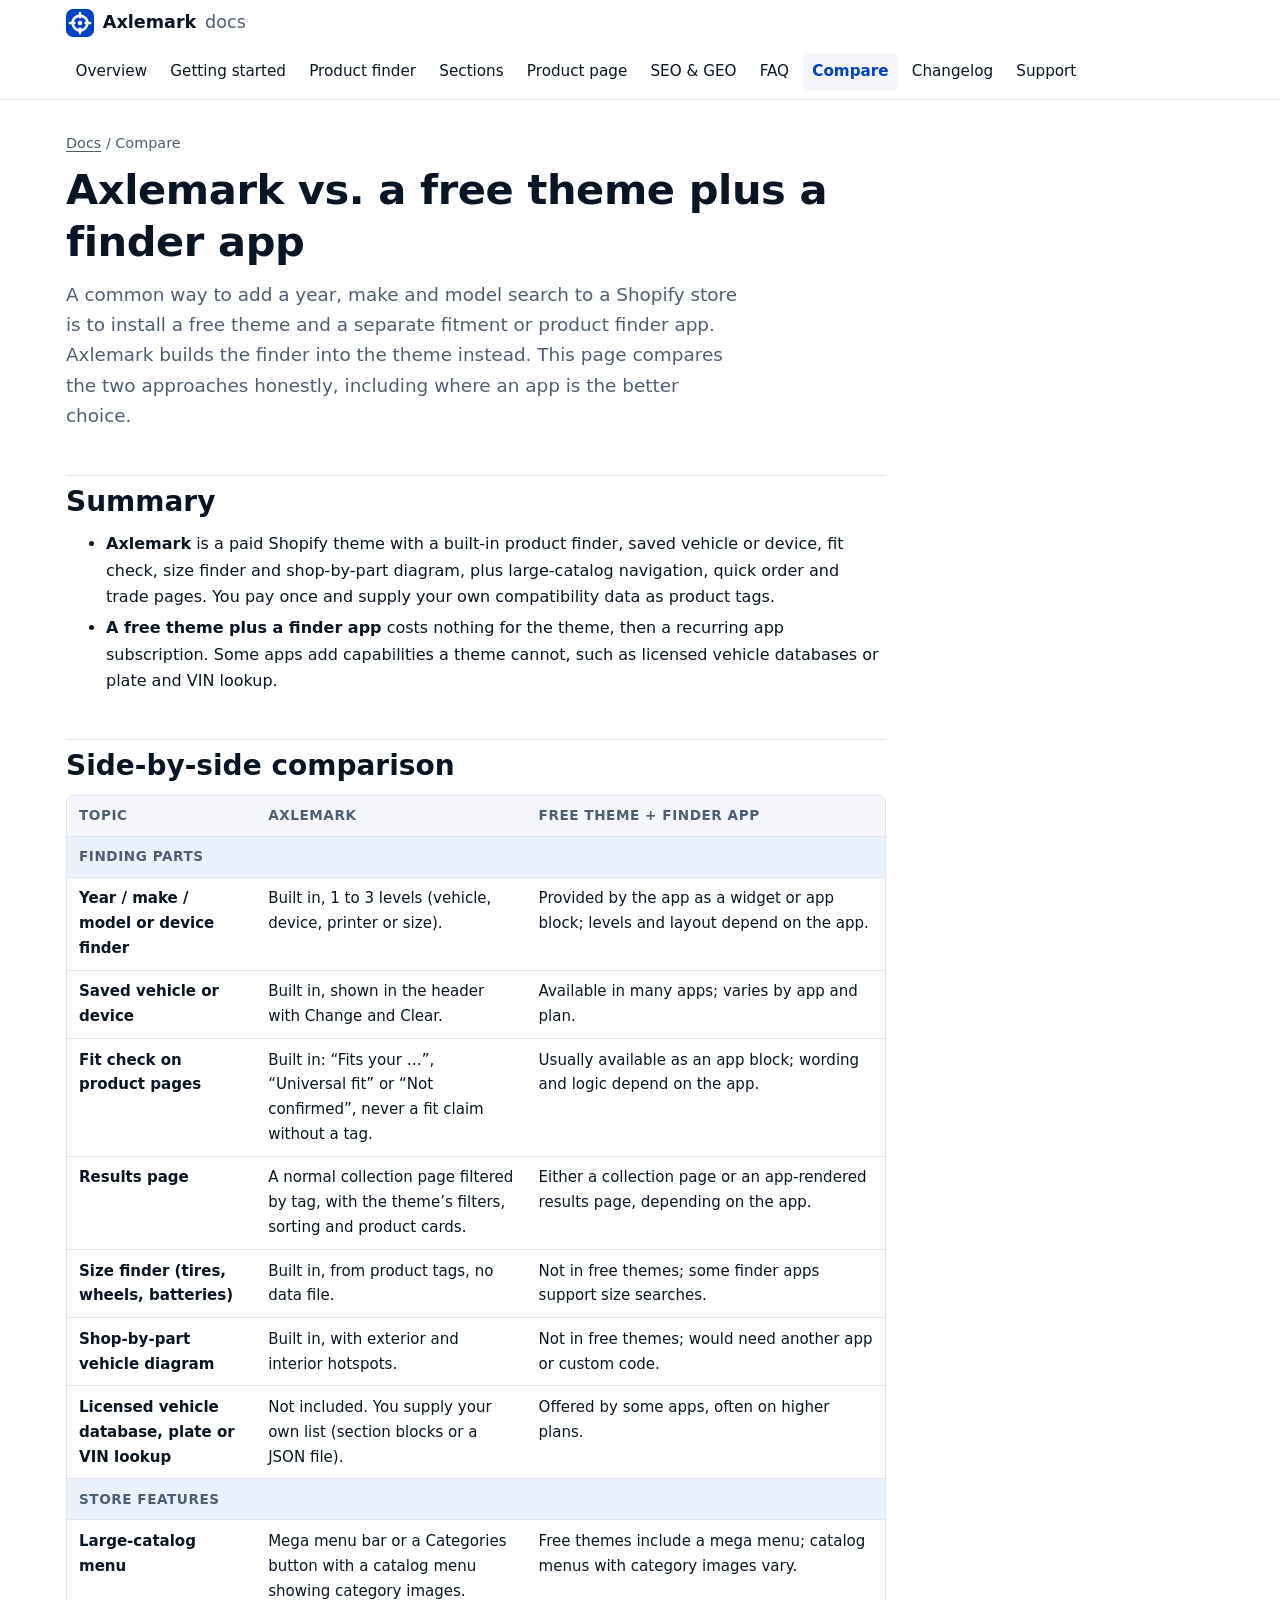
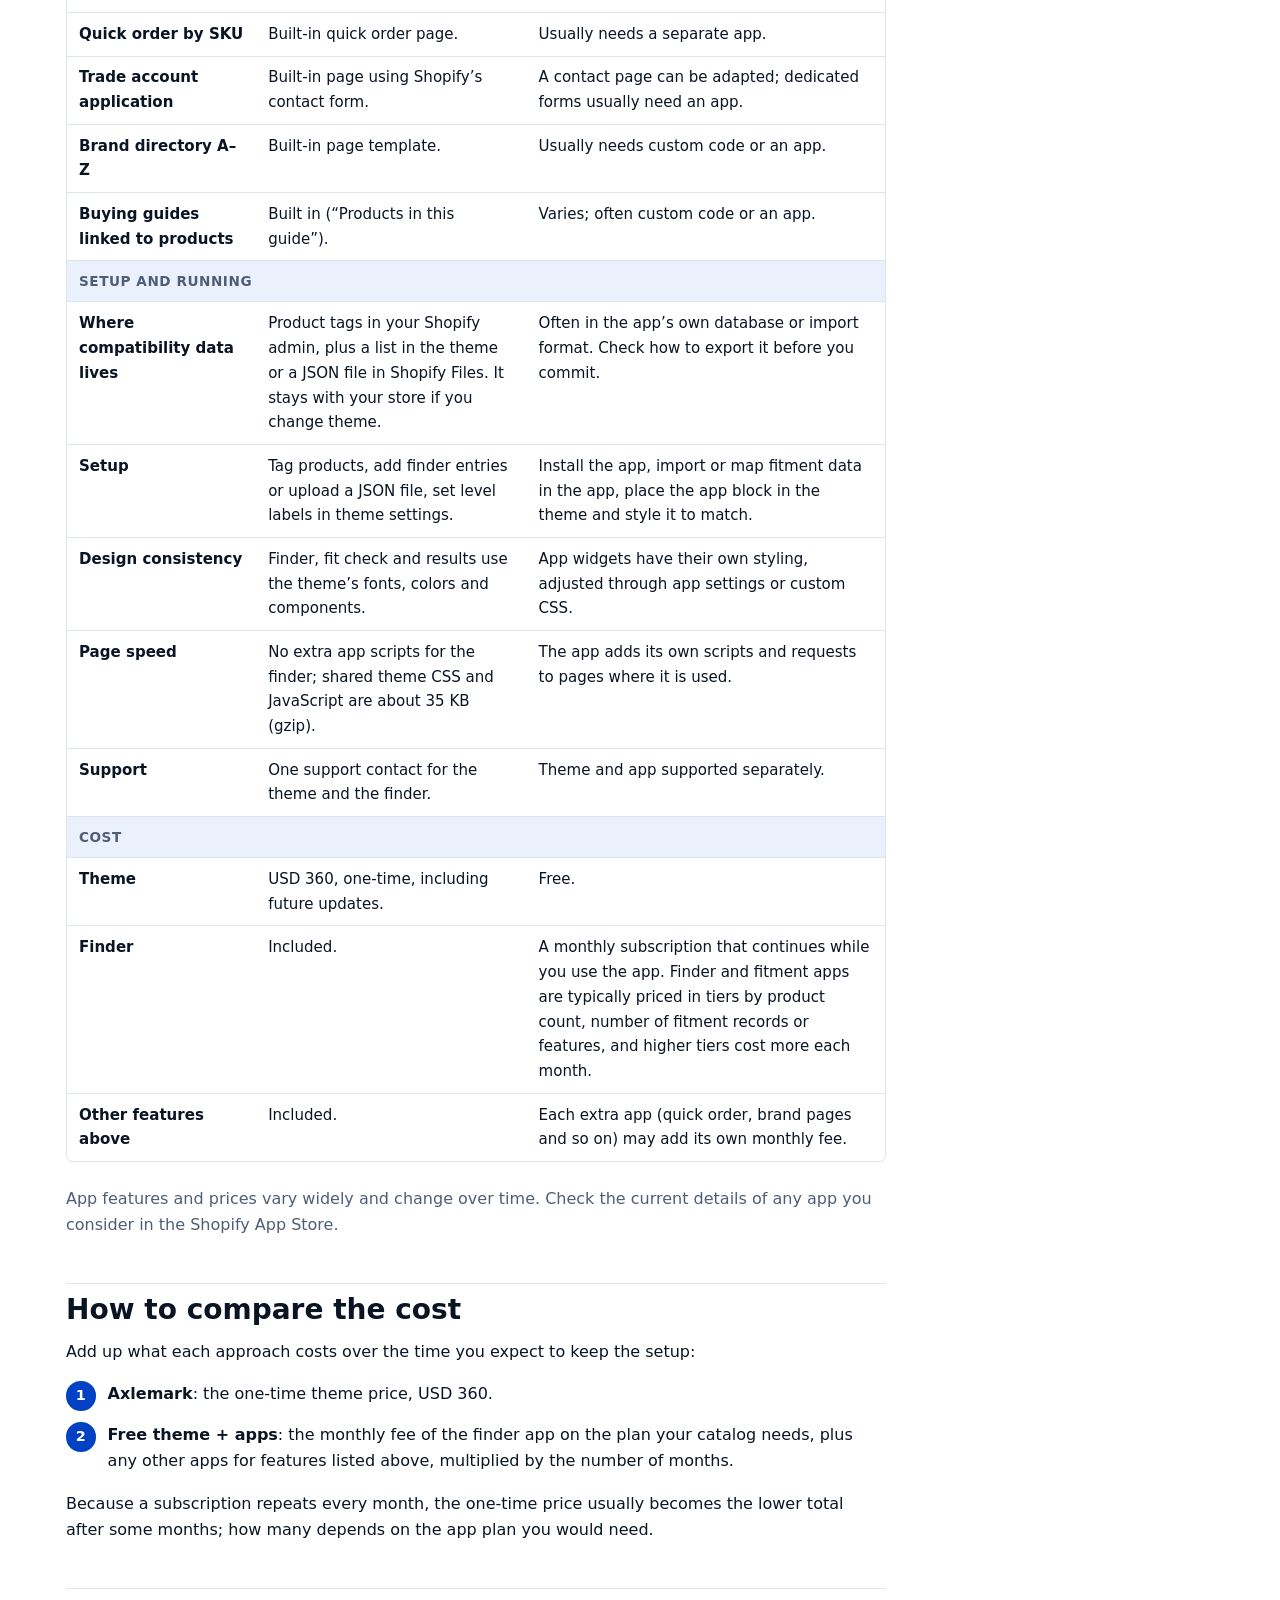
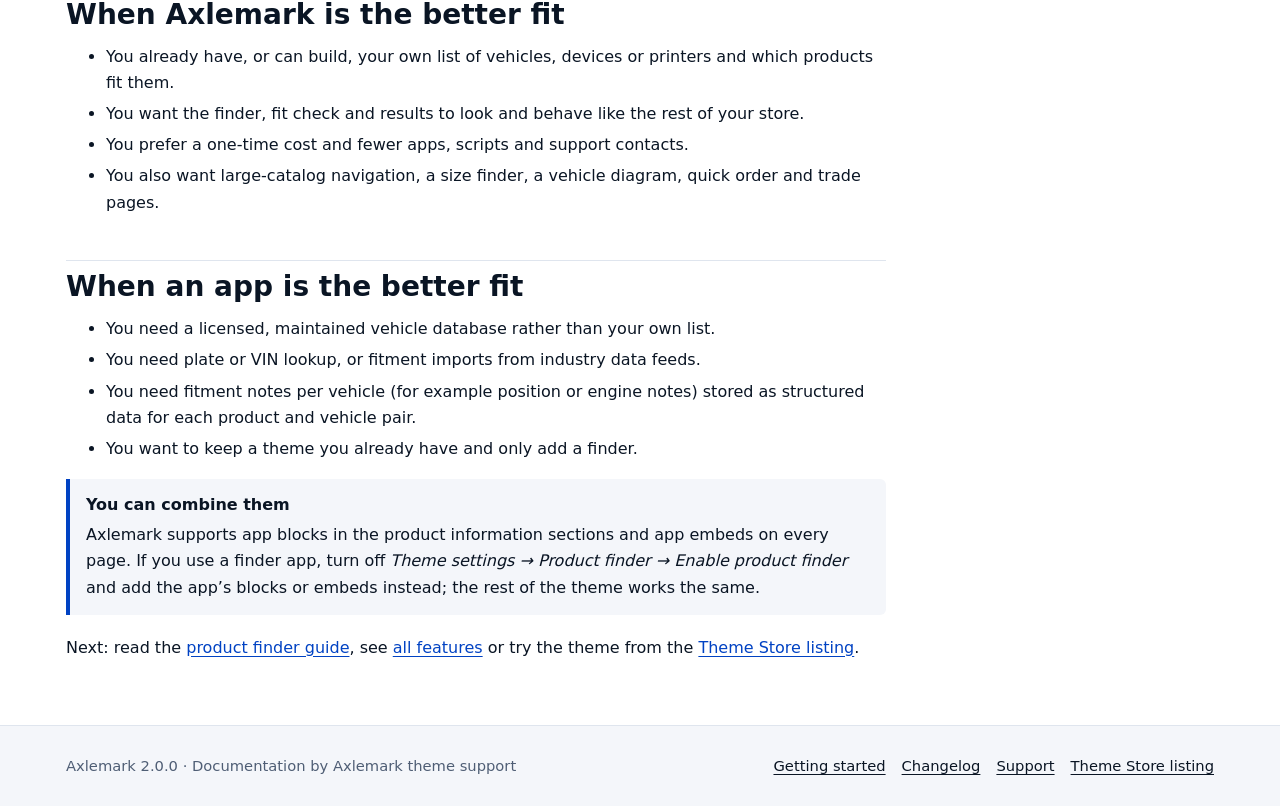
<file: compare.html>
<!doctype html>
<html lang="en-US">
<head>
<meta charset="utf-8">
<meta name="viewport" content="width=device-width, initial-scale=1">
<title>Axlemark vs. a free theme plus a finder app | Axlemark theme docs</title>
<meta name="description" content="Axlemark compared with a free Shopify theme plus a finder app: features, setup, data ownership, page speed and one-time versus monthly cost.">
<link rel="canonical" href="https://lzzhdfq11-tech.github.io/axlemark-docs/compare.html">
<meta name="color-scheme" content="light dark">
<meta name="theme-color" content="#ffffff" media="(prefers-color-scheme: light)">
<meta name="theme-color" content="#0b1220" media="(prefers-color-scheme: dark)">
<meta property="og:type" content="website">
<meta property="og:site_name" content="Axlemark theme documentation">
<meta property="og:title" content="Axlemark vs. a free theme plus a finder app">
<meta property="og:description" content="Axlemark compared with a free Shopify theme plus a finder app: features, setup, data ownership, page speed and one-time versus monthly cost.">
<meta property="og:url" content="https://lzzhdfq11-tech.github.io/axlemark-docs/compare.html">
<meta property="og:locale" content="en_US">
<meta name="twitter:card" content="summary">
<meta name="twitter:title" content="Axlemark vs. a free theme plus a finder app">
<meta name="twitter:description" content="Axlemark compared with a free Shopify theme plus a finder app: features, setup, data ownership, page speed and one-time versus monthly cost.">
<link rel="icon" href="assets/favicon.svg" type="image/svg+xml">
<link rel="stylesheet" href="assets/style.css">
<script src="assets/nav.js"></script>
</head>
<body>
<a class="skip-link" href="#main">Skip to content</a>
<header class="site-header">
<div class="wrap">
<div class="site-nav-row">
<a class="brand" href="index.html"><svg viewBox="0 0 32 32" aria-hidden="true" focusable="false"><rect width="32" height="32" rx="8" fill="currentColor" style="color:var(--accent)"/><circle cx="16" cy="16" r="8.5" fill="none" stroke="var(--bg)" stroke-width="3"/><circle cx="16" cy="16" r="2.6" fill="var(--bg)"/><path d="M16 4.5v5M16 22.5v5M4.5 16h5M22.5 16h5" stroke="var(--bg)" stroke-width="3" stroke-linecap="round"/></svg>Axlemark <span>docs</span></a>
<button class="nav-toggle" type="button" aria-expanded="false" aria-controls="site-nav-list">Menu</button>
</div>
<nav class="site-nav" aria-label="Documentation">
<ul id="site-nav-list"><li><a href="index.html">Overview</a></li><li><a href="getting-started.html">Getting started</a></li><li><a href="product-finder.html">Product finder</a></li><li><a href="sections.html">Sections</a></li><li><a href="product-page.html">Product page</a></li><li><a href="seo.html">SEO &amp; GEO</a></li><li><a href="faq.html">FAQ</a></li><li><a href="compare.html" aria-current="page">Compare</a></li><li><a href="changelog.html">Changelog</a></li><li><a href="support.html">Support</a></li></ul>
</nav>
</div>
</header>
<main id="main" tabindex="-1">
<div class="wrap">
<div class="doc"><article class="doc-body"><p class="breadcrumb"><a href="index.html">Docs</a> <span aria-hidden="true">/</span> Compare</p>
<h1>Axlemark vs. a free theme plus a finder app</h1>
<p class="lead">A common way to add a year, make and model search to a Shopify store is to install a free theme and a separate fitment or product finder app. Axlemark builds the finder into the theme instead. This page compares the two approaches honestly, including where an app is the better choice.</p>

<h2 id="summary">Summary</h2>
<ul>
<li><strong>Axlemark</strong> is a paid Shopify theme with a built-in product finder, saved vehicle or device, fit check, size finder and shop-by-part diagram, plus large-catalog navigation, quick order and trade pages. You pay once and supply your own compatibility data as product tags.</li>
<li><strong>A free theme plus a finder app</strong> costs nothing for the theme, then a recurring app subscription. Some apps add capabilities a theme cannot, such as licensed vehicle databases or plate and VIN lookup.</li>
</ul>

<h2 id="comparison">Side-by-side comparison</h2>
<div class="table-wrap"><table>
<thead><tr><th scope="col">Topic</th><th scope="col">Axlemark</th><th scope="col">Free theme + finder app</th></tr></thead>
<tbody>
<tr class="subhead"><td colspan="3">Finding parts</td></tr>
<tr><td>Year / make / model or device finder</td><td>Built in, 1 to 3 levels (vehicle, device, printer or size).</td><td>Provided by the app as a widget or app block; levels and layout depend on the app.</td></tr>
<tr><td>Saved vehicle or device</td><td>Built in, shown in the header with Change and Clear.</td><td>Available in many apps; varies by app and plan.</td></tr>
<tr><td>Fit check on product pages</td><td>Built in: &ldquo;Fits your &hellip;&rdquo;, &ldquo;Universal fit&rdquo; or &ldquo;Not confirmed&rdquo;, never a fit claim without a tag.</td><td>Usually available as an app block; wording and logic depend on the app.</td></tr>
<tr><td>Results page</td><td>A normal collection page filtered by tag, with the theme&rsquo;s filters, sorting and product cards.</td><td>Either a collection page or an app-rendered results page, depending on the app.</td></tr>
<tr><td>Size finder (tires, wheels, batteries)</td><td>Built in, from product tags, no data file.</td><td>Not in free themes; some finder apps support size searches.</td></tr>
<tr><td>Shop-by-part vehicle diagram</td><td>Built in, with exterior and interior hotspots.</td><td>Not in free themes; would need another app or custom code.</td></tr>
<tr><td>Licensed vehicle database, plate or VIN lookup</td><td>Not included. You supply your own list (section blocks or a JSON file).</td><td>Offered by some apps, often on higher plans.</td></tr>
<tr class="subhead"><td colspan="3">Store features</td></tr>
<tr><td>Large-catalog menu</td><td>Mega menu bar or a Categories button with a catalog menu showing category images.</td><td>Free themes include a mega menu; catalog menus with category images vary.</td></tr>
<tr><td>Quick order by SKU</td><td>Built-in quick order page.</td><td>Usually needs a separate app.</td></tr>
<tr><td>Trade account application</td><td>Built-in page using Shopify&rsquo;s contact form.</td><td>A contact page can be adapted; dedicated forms usually need an app.</td></tr>
<tr><td>Brand directory A&ndash;Z</td><td>Built-in page template.</td><td>Usually needs custom code or an app.</td></tr>
<tr><td>Buying guides linked to products</td><td>Built in (&ldquo;Products in this guide&rdquo;).</td><td>Varies; often custom code or an app.</td></tr>
<tr class="subhead"><td colspan="3">Setup and running</td></tr>
<tr><td>Where compatibility data lives</td><td>Product tags in your Shopify admin, plus a list in the theme or a JSON file in Shopify Files. It stays with your store if you change theme.</td><td>Often in the app&rsquo;s own database or import format. Check how to export it before you commit.</td></tr>
<tr><td>Setup</td><td>Tag products, add finder entries or upload a JSON file, set level labels in theme settings.</td><td>Install the app, import or map fitment data in the app, place the app block in the theme and style it to match.</td></tr>
<tr><td>Design consistency</td><td>Finder, fit check and results use the theme&rsquo;s fonts, colors and components.</td><td>App widgets have their own styling, adjusted through app settings or custom CSS.</td></tr>
<tr><td>Page speed</td><td>No extra app scripts for the finder; shared theme CSS and JavaScript are about 35 KB (gzip).</td><td>The app adds its own scripts and requests to pages where it is used.</td></tr>
<tr><td>Support</td><td>One support contact for the theme and the finder.</td><td>Theme and app supported separately.</td></tr>
<tr class="subhead"><td colspan="3">Cost</td></tr>
<tr><td>Theme</td><td>USD 360, one-time, including future updates.</td><td>Free.</td></tr>
<tr><td>Finder</td><td>Included.</td><td>A monthly subscription that continues while you use the app. Finder and fitment apps are typically priced in tiers by product count, number of fitment records or features, and higher tiers cost more each month.</td></tr>
<tr><td>Other features above</td><td>Included.</td><td>Each extra app (quick order, brand pages and so on) may add its own monthly fee.</td></tr>
</tbody></table></div>
<p class="muted">App features and prices vary widely and change over time. Check the current details of any app you consider in the Shopify App Store.</p>

<h2 id="cost-example">How to compare the cost</h2>
<p>Add up what each approach costs over the time you expect to keep the setup:</p>
<ol class="steps">
<li><strong>Axlemark</strong>: the one-time theme price, USD 360.</li>
<li><strong>Free theme + apps</strong>: the monthly fee of the finder app on the plan your catalog needs, plus any other apps for features listed above, multiplied by the number of months.</li>
</ol>
<p>Because a subscription repeats every month, the one-time price usually becomes the lower total after some months; how many depends on the app plan you would need.</p>

<h2 id="choose-axlemark">When Axlemark is the better fit</h2>
<ul>
<li>You already have, or can build, your own list of vehicles, devices or printers and which products fit them.</li>
<li>You want the finder, fit check and results to look and behave like the rest of your store.</li>
<li>You prefer a one-time cost and fewer apps, scripts and support contacts.</li>
<li>You also want large-catalog navigation, a size finder, a vehicle diagram, quick order and trade pages.</li>
</ul>

<h2 id="choose-app">When an app is the better fit</h2>
<ul>
<li>You need a licensed, maintained vehicle database rather than your own list.</li>
<li>You need plate or VIN lookup, or fitment imports from industry data feeds.</li>
<li>You need fitment notes per vehicle (for example position or engine notes) stored as structured data for each product and vehicle pair.</li>
<li>You want to keep a theme you already have and only add a finder.</li>
</ul>
<div class="note"><strong>You can combine them</strong><p>Axlemark supports app blocks in the product information sections and app embeds on every page. If you use a finder app, turn off <em>Theme settings &rarr; Product finder &rarr; Enable product finder</em> and add the app&rsquo;s blocks or embeds instead; the rest of the theme works the same.</p></div>

<p>Next: read the <a href="product-finder.html">product finder guide</a>, see <a href="index.html#features">all features</a> or try the theme from the <a href="https://themes.shopify.com/themes?q=axlemark">Theme Store listing</a>.</p>
</article></div>
</div>
</main>
<footer class="site-footer">
<div class="wrap">
<p>Axlemark 2.0.0 &middot; Documentation by Axlemark theme support</p>
<ul>
<li><a href="getting-started.html">Getting started</a></li>
<li><a href="changelog.html">Changelog</a></li>
<li><a href="support.html">Support</a></li>
<li><a href="https://themes.shopify.com/themes?q=axlemark">Theme Store listing</a></li>
</ul>
</div>
</footer>
</body>
</html>
</file>
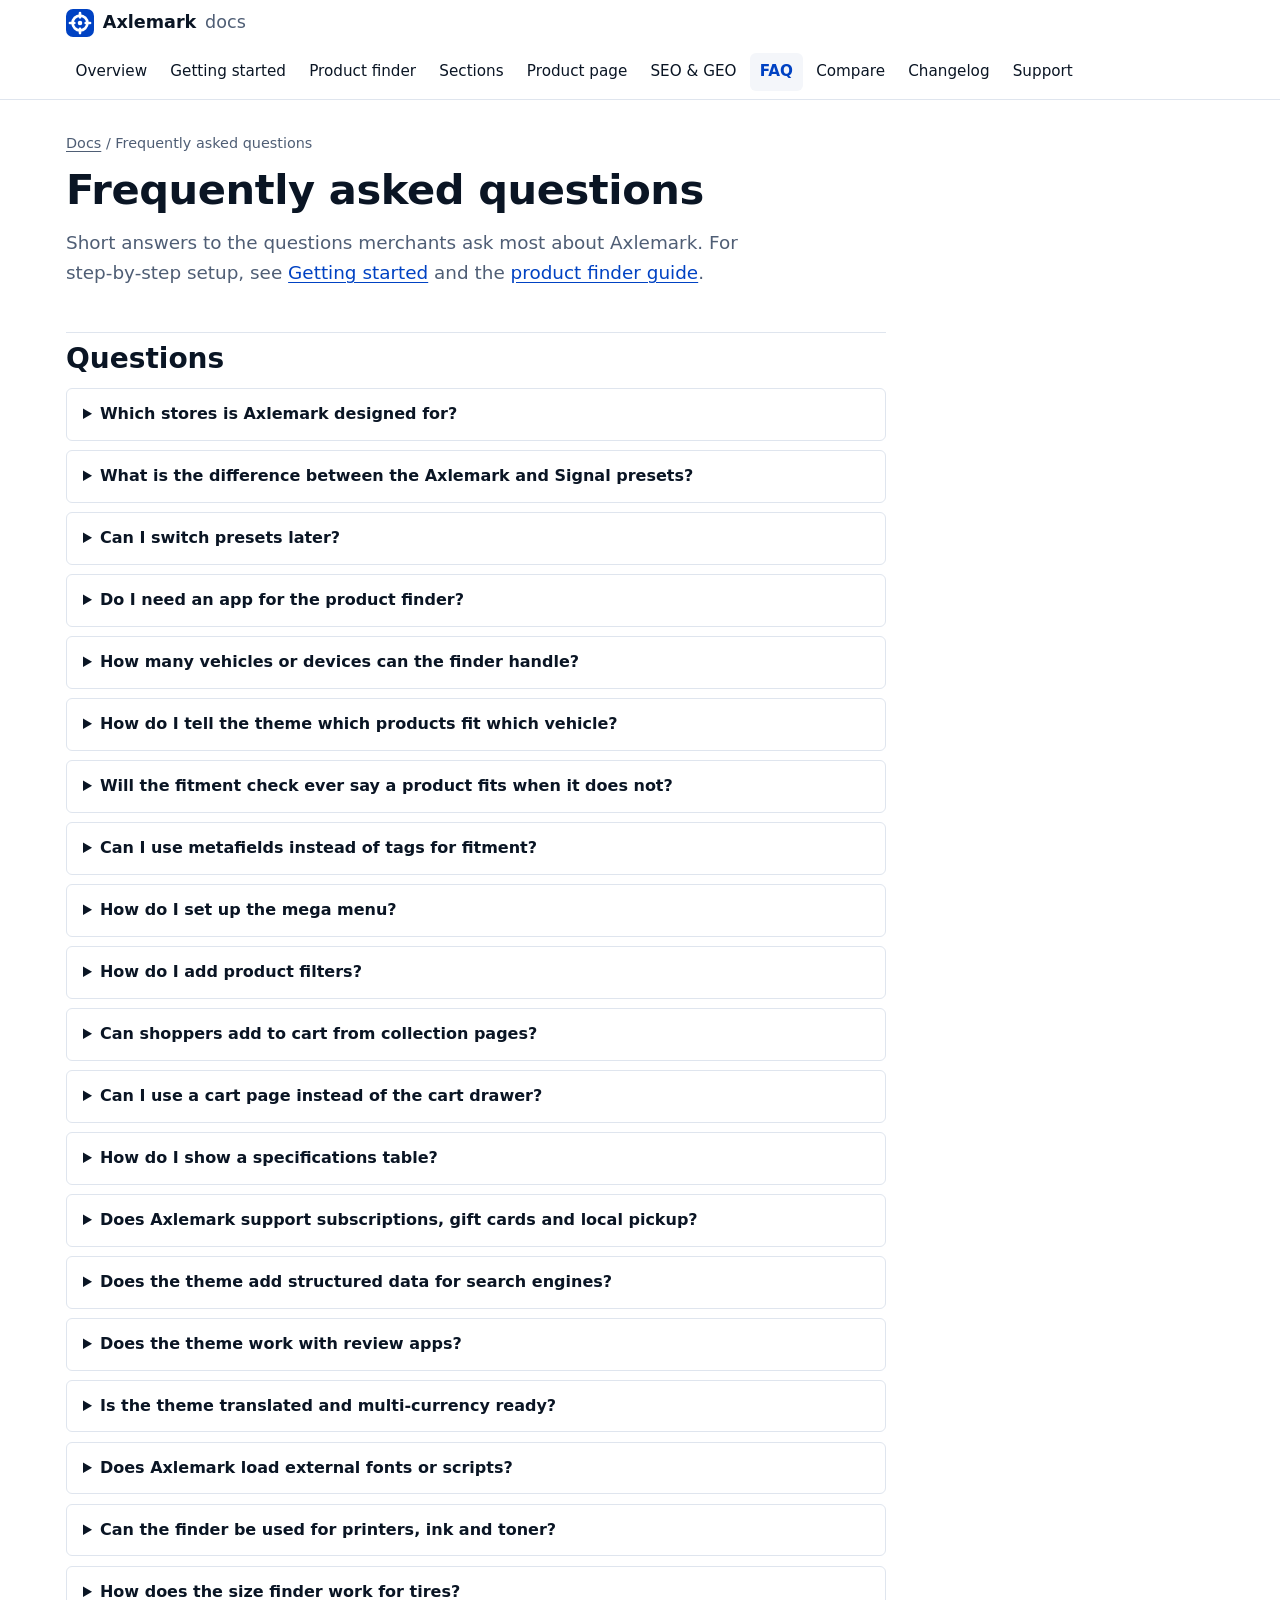
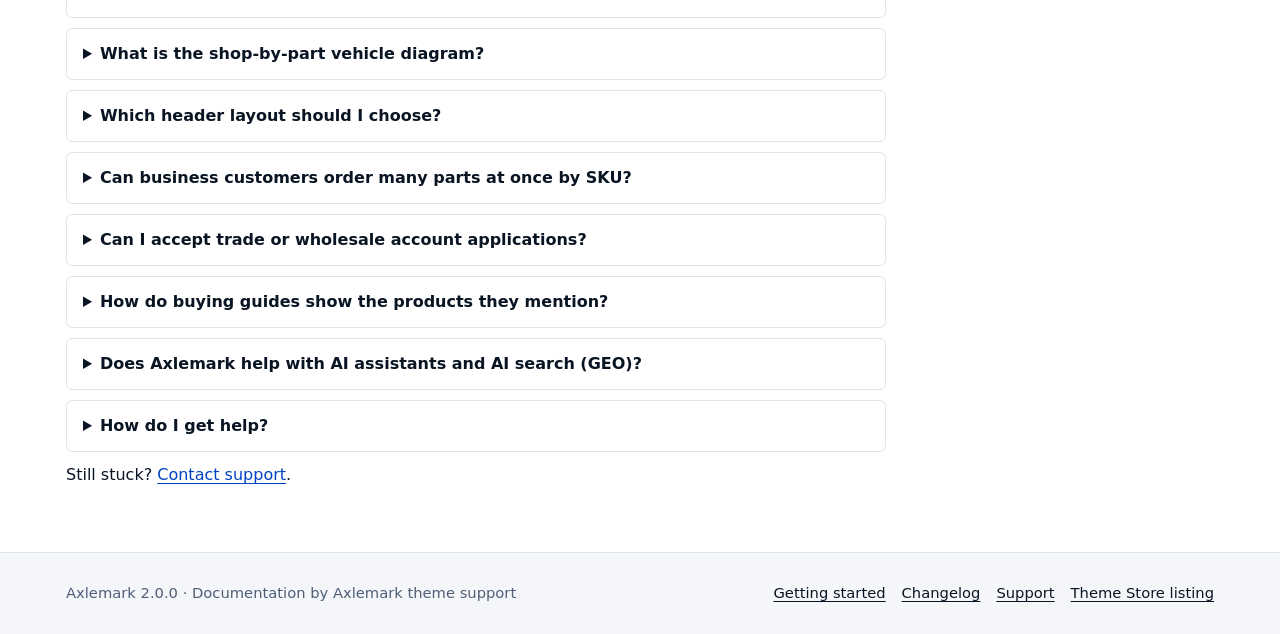
<file: faq.html>
<!doctype html>
<html lang="en-US">
<head>
<meta charset="utf-8">
<meta name="viewport" content="width=device-width, initial-scale=1">
<title>Frequently asked questions | Axlemark theme docs</title>
<meta name="description" content="Axlemark theme FAQ: presets, the vehicle, device and printer finder, size finder, vehicle diagram, quick order, trade accounts, SEO and AI search.">
<link rel="canonical" href="https://lzzhdfq11-tech.github.io/axlemark-docs/faq.html">
<meta name="color-scheme" content="light dark">
<meta name="theme-color" content="#ffffff" media="(prefers-color-scheme: light)">
<meta name="theme-color" content="#0b1220" media="(prefers-color-scheme: dark)">
<meta property="og:type" content="website">
<meta property="og:site_name" content="Axlemark theme documentation">
<meta property="og:title" content="Frequently asked questions">
<meta property="og:description" content="Axlemark theme FAQ: presets, the vehicle, device and printer finder, size finder, vehicle diagram, quick order, trade accounts, SEO and AI search.">
<meta property="og:url" content="https://lzzhdfq11-tech.github.io/axlemark-docs/faq.html">
<meta property="og:locale" content="en_US">
<meta name="twitter:card" content="summary">
<meta name="twitter:title" content="Frequently asked questions">
<meta name="twitter:description" content="Axlemark theme FAQ: presets, the vehicle, device and printer finder, size finder, vehicle diagram, quick order, trade accounts, SEO and AI search.">
<link rel="icon" href="assets/favicon.svg" type="image/svg+xml">
<link rel="stylesheet" href="assets/style.css">
<script src="assets/nav.js"></script>
<script type="application/ld+json">
{
  "@context": "https://schema.org",
  "@type": "FAQPage",
  "mainEntity": [
    {
      "@type": "Question",
      "name": "Which stores is Axlemark designed for?",
      "acceptedAnswer": {
        "@type": "Answer",
        "text": "Axlemark is a Shopify theme for large-catalog parts and accessories stores, with presets for auto parts (Axlemark) and tech, electronics and IT accessories (Signal). Stores with large catalogs where compatibility matters: auto parts and accessories, tech and electronics accessories, tires and other size-based products. It works for any store with deep categories and many SKUs."
      }
    },
    {
      "@type": "Question",
      "name": "What is the difference between the Axlemark and Signal presets?",
      "acceptedAnswer": {
        "@type": "Answer",
        "text": "Axlemark is set up for auto parts with a Make / Model / Year finder and a \"vehicle\" wording. Signal is set up for tech accessories with a Brand / Device finder and a \"device\" wording, rounder corners and a different heading font. Both include the same sections and settings."
      }
    },
    {
      "@type": "Question",
      "name": "Can I switch presets later?",
      "acceptedAnswer": {
        "@type": "Answer",
        "text": "Presets only set starting values. You can change colors, fonts, finder labels and sections at any time without switching. To start fresh with the other preset, add the theme again from the Theme Store with that preset; it is added as a separate unpublished theme."
      }
    },
    {
      "@type": "Question",
      "name": "Do I need an app for the product finder?",
      "acceptedAnswer": {
        "@type": "Answer",
        "text": "No. The finder is built into the theme. It uses product tags plus a list you add in a section or as a JSON file in Content → Files."
      }
    },
    {
      "@type": "Question",
      "name": "How many vehicles or devices can the finder handle?",
      "acceptedAnswer": {
        "@type": "Answer",
        "text": "Section blocks suit a few dozen first-level entries. For thousands of entries, use a JSON data file uploaded to Content → Files. The finder supports up to three levels."
      }
    },
    {
      "@type": "Question",
      "name": "How do I tell the theme which products fit which vehicle?",
      "acceptedAnswer": {
        "@type": "Answer",
        "text": "Add the entry's tag to the product, for example model-a1. A parent tag such as make-a fits every model of that make. Products with the universal fit tag show \"Universal fit\"."
      }
    },
    {
      "@type": "Question",
      "name": "Will the fitment check ever say a product fits when it does not?",
      "acceptedAnswer": {
        "@type": "Answer",
        "text": "The check only says \"Fits your...\" when the product carries the selected tag or a parent tag. Otherwise it shows a neutral \"Check compatibility\" or \"Not confirmed\" message. Accurate tags are your responsibility, so review them when you add products."
      }
    },
    {
      "@type": "Question",
      "name": "Can I use metafields instead of tags for fitment?",
      "acceptedAnswer": {
        "@type": "Answer",
        "text": "The finder and fit check use tags, because Shopify can filter collections by tag without an app. You can still show detailed compatibility from a metafield in a Specifications table or Collapsible tab block."
      }
    },
    {
      "@type": "Question",
      "name": "How do I set up the mega menu?",
      "acceptedAnswer": {
        "@type": "Answer",
        "text": "Create a main menu with three levels in Content → Menus: top-level items, column headings and links. The header turns items with children into full-width panels. Add Mega menu promotion blocks in the Header for image tiles."
      }
    },
    {
      "@type": "Question",
      "name": "How do I add product filters?",
      "acceptedAnswer": {
        "@type": "Answer",
        "text": "Filters come from Shopify's Search & Discovery app. Install it, add filters such as availability, price, vendor, product type or metafields, and they appear on collection and search pages automatically."
      }
    },
    {
      "@type": "Question",
      "name": "Can shoppers add to cart from collection pages?",
      "acceptedAnswer": {
        "@type": "Answer",
        "text": "Yes. With Enable quick add on (Theme settings → Product cards), single-variant products show Add to cart on their cards. Products with options show Choose options, which opens the product page."
      }
    },
    {
      "@type": "Question",
      "name": "Can I use a cart page instead of the cart drawer?",
      "acceptedAnswer": {
        "@type": "Answer",
        "text": "Yes. Go to Theme settings → Cart → Cart type and choose Page. Shoppers then go to the cart page after adding a product."
      }
    },
    {
      "@type": "Question",
      "name": "How do I show a specifications table?",
      "acceptedAnswer": {
        "@type": "Answer",
        "text": "Create a product metafield such as custom.specs (JSON or multi-line text with \"Label: value\" lines), fill it in, and add the Specifications table block to the product page with that key."
      }
    },
    {
      "@type": "Question",
      "name": "Does Axlemark support subscriptions, gift cards and local pickup?",
      "acceptedAnswer": {
        "@type": "Answer",
        "text": "Yes. Purchase options appear automatically for products with selling plans from a subscription app. Gift card products can show a recipient form. Pickup availability shows once local pickup is set up for a location."
      }
    },
    {
      "@type": "Question",
      "name": "Does the theme add structured data for search engines?",
      "acceptedAnswer": {
        "@type": "Answer",
        "text": "Yes: store, website with search, breadcrumbs, products, articles and FAQs. If an app already adds this, turn off Add structured data in Theme settings → Store details to avoid duplicates."
      }
    },
    {
      "@type": "Question",
      "name": "Does the theme work with review apps?",
      "acceptedAnswer": {
        "@type": "Answer",
        "text": "Yes. Product cards and the Product rating block show ratings that review apps save in the standard product rating metafield. App blocks can also be added to the product page."
      }
    },
    {
      "@type": "Question",
      "name": "Is the theme translated and multi-currency ready?",
      "acceptedAnswer": {
        "@type": "Answer",
        "text": "Yes. Axlemark comes in 16 languages for the storefront and the theme editor: English, German, French, Spanish, Italian, Dutch, Portuguese (Portugal), Danish, Swedish, Polish, Czech, Finnish, Norwegian Bokmål, Japanese, Korean and Simplified Chinese. You can edit any text in Online Store → Themes → Edit default theme content. Country/region and language selectors appear in the header and footer when you sell in several markets or languages."
      }
    },
    {
      "@type": "Question",
      "name": "Does Axlemark load external fonts or scripts?",
      "acceptedAnswer": {
        "@type": "Answer",
        "text": "No. Fonts come from Shopify's font library and the theme loads no external scripts or tracking. Apps you install may add their own."
      }
    },
    {
      "@type": "Question",
      "name": "Can the finder be used for printers, ink and toner?",
      "acceptedAnswer": {
        "@type": "Answer",
        "text": "Yes. The finder works for anything that fits a specific model. Set the level labels to Brand, Series and Model, set What shoppers select to printer, and tag each cartridge or toner with the models it fits. Shoppers then see \"My printer\" in the header and \"Fits your printer\" on product pages. The same setup works for laptops, tablets and other devices."
      }
    },
    {
      "@type": "Question",
      "name": "How does the size finder work for tires?",
      "acceptedAnswer": {
        "@type": "Answer",
        "text": "Add the Size finder section, choose the collection with your tires and enter a tag pattern such as tyre-{1}-{2}-r{3}. The section reads tags like tyre-205-55-r16 from that collection and builds Width, Profile and Rim dropdowns that only offer sizes you stock. Popular size blocks add one-click chips. No data file is needed."
      }
    },
    {
      "@type": "Question",
      "name": "What is the shop-by-part vehicle diagram?",
      "acceptedAnswer": {
        "@type": "Answer",
        "text": "It is an interactive drawing of a hatchback, sedan, SUV or pickup, with exterior and interior views. You add up to 12 hotspots, each with a part name, short text and a collection or links. Shoppers select a hotspot to shop that part. Use it in the Shop by part section or in the right column of the Split hero."
      }
    },
    {
      "@type": "Question",
      "name": "Which header layout should I choose?",
      "acceptedAnswer": {
        "@type": "Answer",
        "text": "Mega menu bar shows every top-level menu item with its own full-width panel and suits menus with a handful of top-level items. Categories button and link bar suits very large catalogs: one Categories button opens a catalog menu with category images, and a second row shows quick links such as top categories or deals. Both use the menu drawer on mobile."
      }
    },
    {
      "@type": "Question",
      "name": "Can business customers order many parts at once by SKU?",
      "acceptedAnswer": {
        "@type": "Answer",
        "text": "Yes. Create a page, assign the quick-order template and link it from your menu. Shoppers type or paste part numbers (SKU or barcode) with quantities, see each match live and add everything to the cart in one step. It uses your store search, so no app is needed."
      }
    },
    {
      "@type": "Question",
      "name": "Can I accept trade or wholesale account applications?",
      "acceptedAnswer": {
        "@type": "Answer",
        "text": "Yes. Create a page with the trade template. The form asks for business details and is sent through Shopify's contact form to your store email. After reviewing it, you set up the customer in your admin, for example with a customer tag or a B2B company."
      }
    },
    {
      "@type": "Question",
      "name": "How do buying guides show the products they mention?",
      "acceptedAnswer": {
        "@type": "Answer",
        "text": "Blog posts show a Products in this guide row. Fill in the article's product list metafield custom.related_products, or give the article a tag that matches a collection handle, and the products appear below the post. The article template also shows related posts from the same blog."
      }
    },
    {
      "@type": "Question",
      "name": "Does Axlemark help with AI assistants and AI search (GEO)?",
      "acceptedAnswer": {
        "@type": "Answer",
        "text": "It gives AI assistants and search engines clear, readable data: store, website search, breadcrumb, product and article structured data, FAQPage data from FAQ sections, buying guides linked to products, an A-Z brand directory and specifications tables in plain HTML. The quality of your own product data matters most; see the SEO and GEO guide for recommended practices."
      }
    },
    {
      "@type": "Question",
      "name": "How do I get help?",
      "acceptedAnswer": {
        "@type": "Answer",
        "text": "Check this documentation first, then contact Axlemark theme support through the support form. We reply within 2 business days."
      }
    }
  ]
}
</script>
</head>
<body>
<a class="skip-link" href="#main">Skip to content</a>
<header class="site-header">
<div class="wrap">
<div class="site-nav-row">
<a class="brand" href="index.html"><svg viewBox="0 0 32 32" aria-hidden="true" focusable="false"><rect width="32" height="32" rx="8" fill="currentColor" style="color:var(--accent)"/><circle cx="16" cy="16" r="8.5" fill="none" stroke="var(--bg)" stroke-width="3"/><circle cx="16" cy="16" r="2.6" fill="var(--bg)"/><path d="M16 4.5v5M16 22.5v5M4.5 16h5M22.5 16h5" stroke="var(--bg)" stroke-width="3" stroke-linecap="round"/></svg>Axlemark <span>docs</span></a>
<button class="nav-toggle" type="button" aria-expanded="false" aria-controls="site-nav-list">Menu</button>
</div>
<nav class="site-nav" aria-label="Documentation">
<ul id="site-nav-list"><li><a href="index.html">Overview</a></li><li><a href="getting-started.html">Getting started</a></li><li><a href="product-finder.html">Product finder</a></li><li><a href="sections.html">Sections</a></li><li><a href="product-page.html">Product page</a></li><li><a href="seo.html">SEO &amp; GEO</a></li><li><a href="faq.html" aria-current="page">FAQ</a></li><li><a href="compare.html">Compare</a></li><li><a href="changelog.html">Changelog</a></li><li><a href="support.html">Support</a></li></ul>
</nav>
</div>
</header>
<main id="main" tabindex="-1">
<div class="wrap">
<div class="doc"><article class="doc-body"><p class="breadcrumb"><a href="index.html">Docs</a> <span aria-hidden="true">/</span> Frequently asked questions</p>
<h1>Frequently asked questions</h1>
<p class="lead">Short answers to the questions merchants ask most about Axlemark. For step-by-step setup, see <a href="getting-started.html">Getting started</a> and the <a href="product-finder.html">product finder guide</a>.</p>
<h2 id="questions">Questions</h2>
<details class="faq"><summary>Which stores is Axlemark designed for?</summary><div><p>Axlemark is a Shopify theme for large-catalog parts and accessories stores, with presets for auto parts (Axlemark) and tech, electronics and IT accessories (Signal). Stores with large catalogs where compatibility matters: auto parts and accessories, tech and electronics accessories, tires and other size-based products. It works for any store with deep categories and many SKUs.</p></div></details><details class="faq"><summary>What is the difference between the Axlemark and Signal presets?</summary><div><p>Axlemark is set up for auto parts with a Make / Model / Year finder and a "vehicle" wording. Signal is set up for tech accessories with a Brand / Device finder and a "device" wording, rounder corners and a different heading font. Both include the same sections and settings.</p></div></details><details class="faq"><summary>Can I switch presets later?</summary><div><p>Presets only set starting values. You can change colors, fonts, finder labels and sections at any time without switching. To start fresh with the other preset, add the theme again from the Theme Store with that preset; it is added as a separate unpublished theme.</p></div></details><details class="faq"><summary>Do I need an app for the product finder?</summary><div><p>No. The finder is built into the theme. It uses product tags plus a list you add in a section or as a JSON file in Content &rarr; Files.</p></div></details><details class="faq"><summary>How many vehicles or devices can the finder handle?</summary><div><p>Section blocks suit a few dozen first-level entries. For thousands of entries, use a JSON data file uploaded to Content &rarr; Files. The finder supports up to three levels.</p></div></details><details class="faq"><summary>How do I tell the theme which products fit which vehicle?</summary><div><p>Add the entry's tag to the product, for example model-a1. A parent tag such as make-a fits every model of that make. Products with the universal fit tag show "Universal fit".</p></div></details><details class="faq"><summary>Will the fitment check ever say a product fits when it does not?</summary><div><p>The check only says "Fits your..." when the product carries the selected tag or a parent tag. Otherwise it shows a neutral "Check compatibility" or "Not confirmed" message. Accurate tags are your responsibility, so review them when you add products.</p></div></details><details class="faq"><summary>Can I use metafields instead of tags for fitment?</summary><div><p>The finder and fit check use tags, because Shopify can filter collections by tag without an app. You can still show detailed compatibility from a metafield in a Specifications table or Collapsible tab block.</p></div></details><details class="faq"><summary>How do I set up the mega menu?</summary><div><p>Create a main menu with three levels in Content &rarr; Menus: top-level items, column headings and links. The header turns items with children into full-width panels. Add Mega menu promotion blocks in the Header for image tiles.</p></div></details><details class="faq"><summary>How do I add product filters?</summary><div><p>Filters come from Shopify's Search &amp; Discovery app. Install it, add filters such as availability, price, vendor, product type or metafields, and they appear on collection and search pages automatically.</p></div></details><details class="faq"><summary>Can shoppers add to cart from collection pages?</summary><div><p>Yes. With Enable quick add on (Theme settings &rarr; Product cards), single-variant products show Add to cart on their cards. Products with options show Choose options, which opens the product page.</p></div></details><details class="faq"><summary>Can I use a cart page instead of the cart drawer?</summary><div><p>Yes. Go to Theme settings &rarr; Cart &rarr; Cart type and choose Page. Shoppers then go to the cart page after adding a product.</p></div></details><details class="faq"><summary>How do I show a specifications table?</summary><div><p>Create a product metafield such as custom.specs (JSON or multi-line text with "Label: value" lines), fill it in, and add the Specifications table block to the product page with that key.</p></div></details><details class="faq"><summary>Does Axlemark support subscriptions, gift cards and local pickup?</summary><div><p>Yes. Purchase options appear automatically for products with selling plans from a subscription app. Gift card products can show a recipient form. Pickup availability shows once local pickup is set up for a location.</p></div></details><details class="faq"><summary>Does the theme add structured data for search engines?</summary><div><p>Yes: store, website with search, breadcrumbs, products, articles and FAQs. If an app already adds this, turn off Add structured data in Theme settings &rarr; Store details to avoid duplicates.</p></div></details><details class="faq"><summary>Does the theme work with review apps?</summary><div><p>Yes. Product cards and the Product rating block show ratings that review apps save in the standard product rating metafield. App blocks can also be added to the product page.</p></div></details><details class="faq"><summary>Is the theme translated and multi-currency ready?</summary><div><p>Yes. Axlemark comes in 16 languages for the storefront and the theme editor: English, German, French, Spanish, Italian, Dutch, Portuguese (Portugal), Danish, Swedish, Polish, Czech, Finnish, Norwegian Bokmål, Japanese, Korean and Simplified Chinese. You can edit any text in Online Store &rarr; Themes &rarr; Edit default theme content. Country/region and language selectors appear in the header and footer when you sell in several markets or languages.</p></div></details><details class="faq"><summary>Does Axlemark load external fonts or scripts?</summary><div><p>No. Fonts come from Shopify's font library and the theme loads no external scripts or tracking. Apps you install may add their own.</p></div></details><details class="faq"><summary>Can the finder be used for printers, ink and toner?</summary><div><p>Yes. The finder works for anything that fits a specific model. Set the level labels to Brand, Series and Model, set What shoppers select to printer, and tag each cartridge or toner with the models it fits. Shoppers then see "My printer" in the header and "Fits your printer" on product pages. The same setup works for laptops, tablets and other devices.</p></div></details><details class="faq"><summary>How does the size finder work for tires?</summary><div><p>Add the Size finder section, choose the collection with your tires and enter a tag pattern such as tyre-{1}-{2}-r{3}. The section reads tags like tyre-205-55-r16 from that collection and builds Width, Profile and Rim dropdowns that only offer sizes you stock. Popular size blocks add one-click chips. No data file is needed.</p></div></details><details class="faq"><summary>What is the shop-by-part vehicle diagram?</summary><div><p>It is an interactive drawing of a hatchback, sedan, SUV or pickup, with exterior and interior views. You add up to 12 hotspots, each with a part name, short text and a collection or links. Shoppers select a hotspot to shop that part. Use it in the Shop by part section or in the right column of the Split hero.</p></div></details><details class="faq"><summary>Which header layout should I choose?</summary><div><p>Mega menu bar shows every top-level menu item with its own full-width panel and suits menus with a handful of top-level items. Categories button and link bar suits very large catalogs: one Categories button opens a catalog menu with category images, and a second row shows quick links such as top categories or deals. Both use the menu drawer on mobile.</p></div></details><details class="faq"><summary>Can business customers order many parts at once by SKU?</summary><div><p>Yes. Create a page, assign the quick-order template and link it from your menu. Shoppers type or paste part numbers (SKU or barcode) with quantities, see each match live and add everything to the cart in one step. It uses your store search, so no app is needed.</p></div></details><details class="faq"><summary>Can I accept trade or wholesale account applications?</summary><div><p>Yes. Create a page with the trade template. The form asks for business details and is sent through Shopify's contact form to your store email. After reviewing it, you set up the customer in your admin, for example with a customer tag or a B2B company.</p></div></details><details class="faq"><summary>How do buying guides show the products they mention?</summary><div><p>Blog posts show a Products in this guide row. Fill in the article's product list metafield custom.related_products, or give the article a tag that matches a collection handle, and the products appear below the post. The article template also shows related posts from the same blog.</p></div></details><details class="faq"><summary>Does Axlemark help with AI assistants and AI search (GEO)?</summary><div><p>It gives AI assistants and search engines clear, readable data: store, website search, breadcrumb, product and article structured data, FAQPage data from FAQ sections, buying guides linked to products, an A-Z brand directory and specifications tables in plain HTML. The quality of your own product data matters most; see the <a href="seo.html">SEO and GEO guide</a> for recommended practices.</p></div></details><details class="faq"><summary>How do I get help?</summary><div><p>Check this documentation first, then contact Axlemark theme support through the support form. We reply within 2 business days.</p></div></details>
<p>Still stuck? <a href="support.html">Contact support</a>.</p>
</article></div>
</div>
</main>
<footer class="site-footer">
<div class="wrap">
<p>Axlemark 2.0.0 &middot; Documentation by Axlemark theme support</p>
<ul>
<li><a href="getting-started.html">Getting started</a></li>
<li><a href="changelog.html">Changelog</a></li>
<li><a href="support.html">Support</a></li>
<li><a href="https://themes.shopify.com/themes?q=axlemark">Theme Store listing</a></li>
</ul>
</div>
</footer>
</body>
</html>
</file>
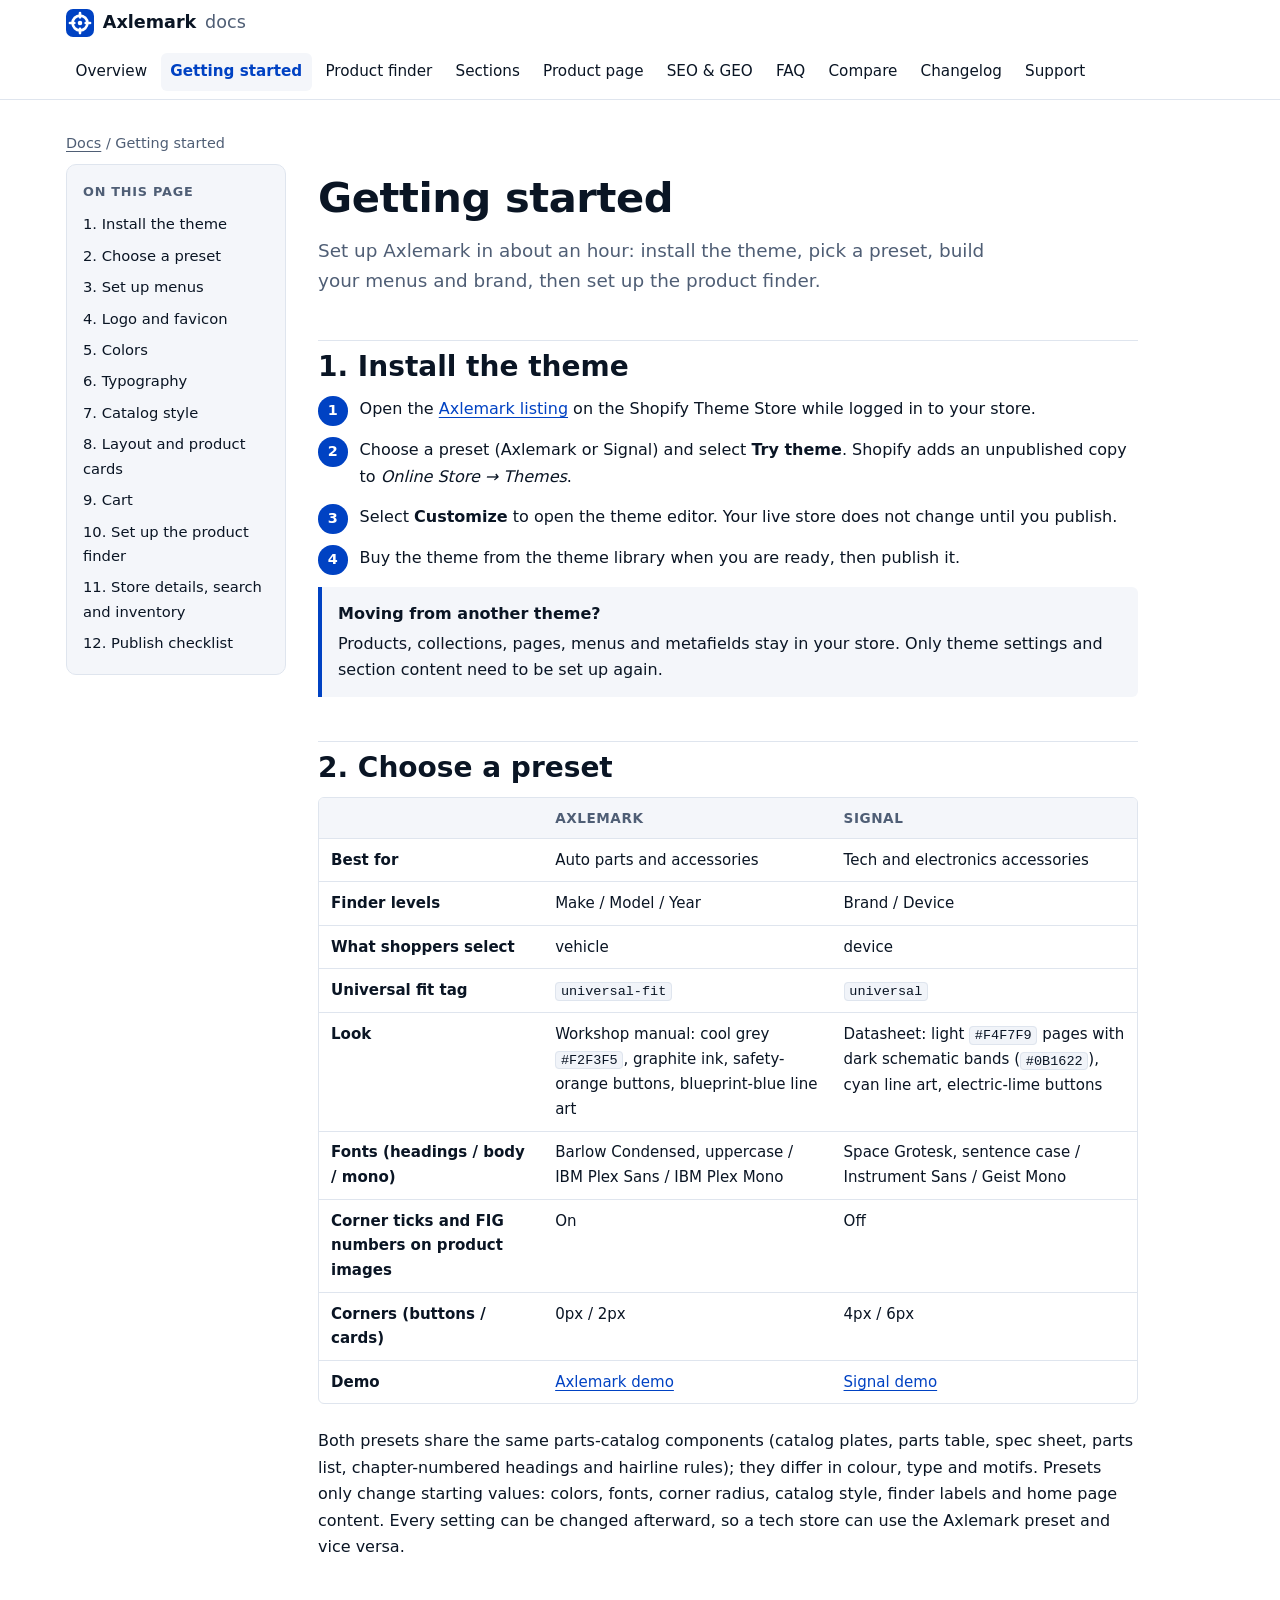
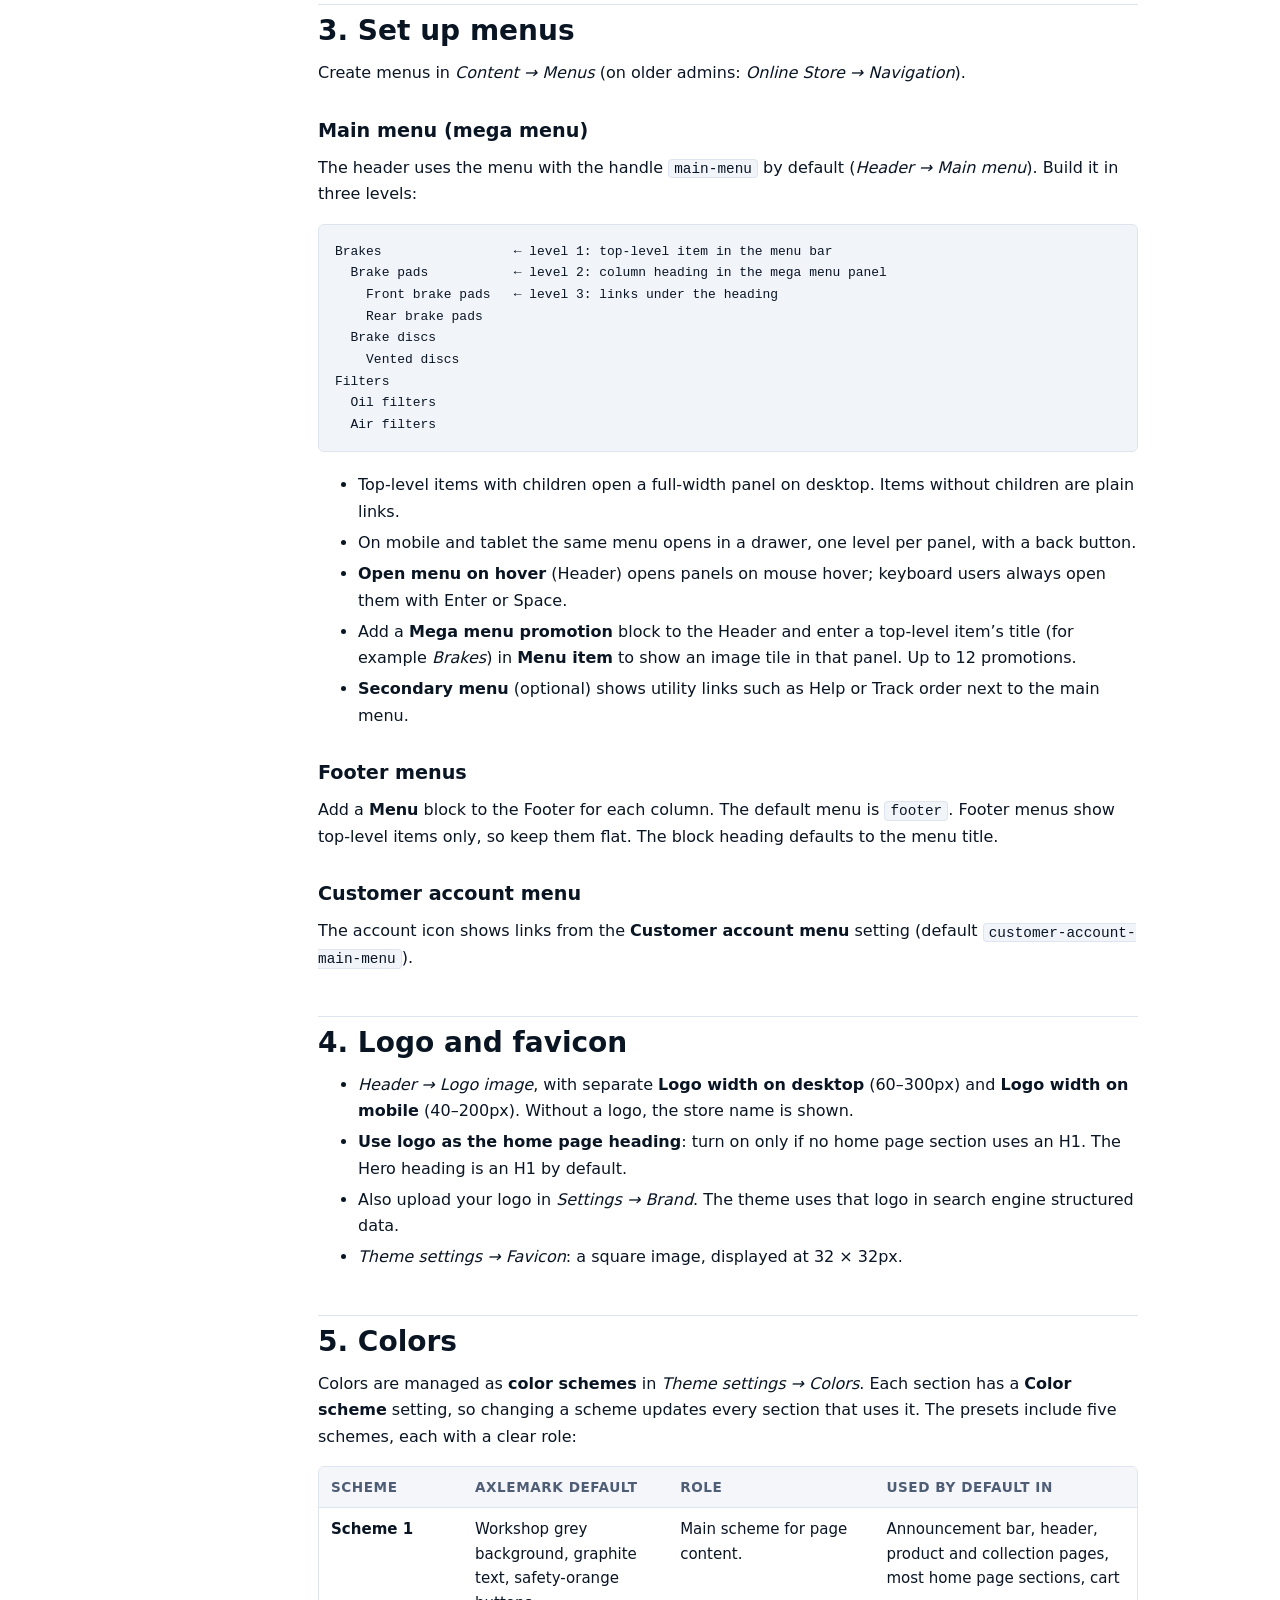
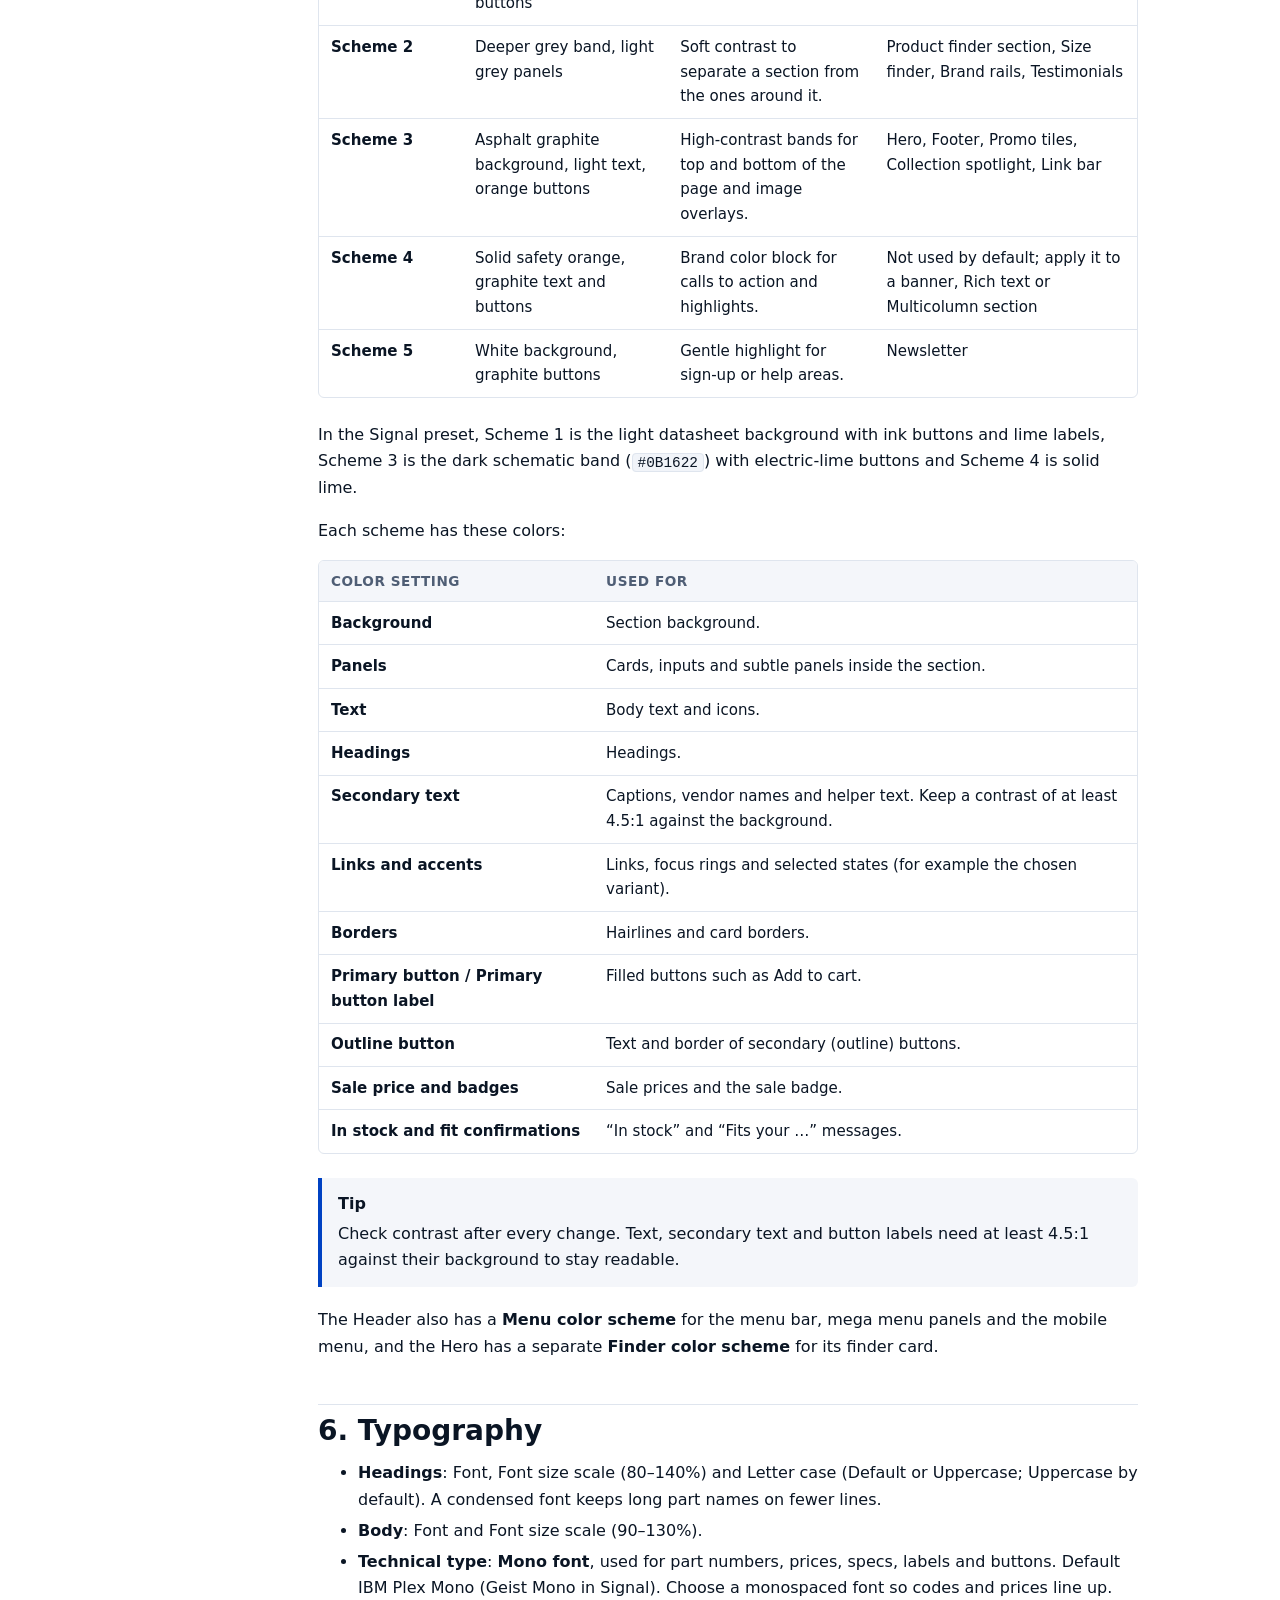
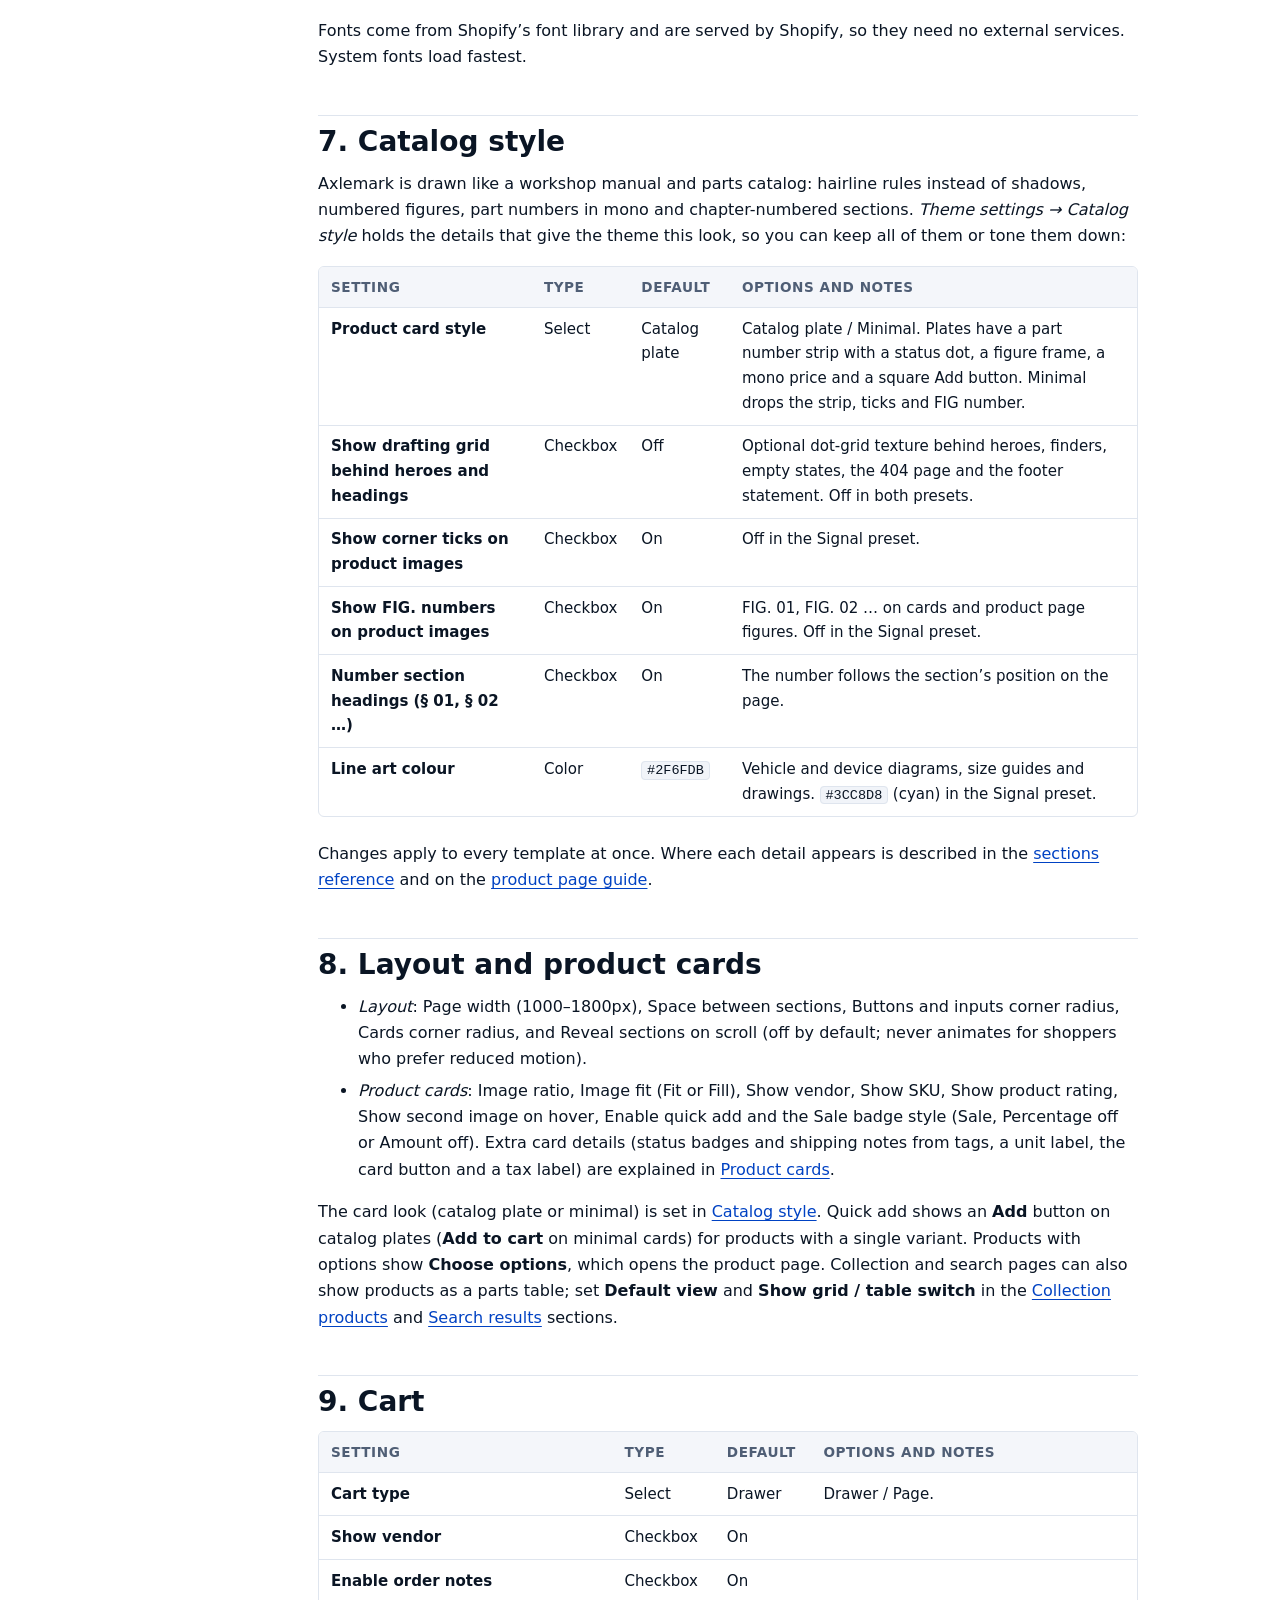
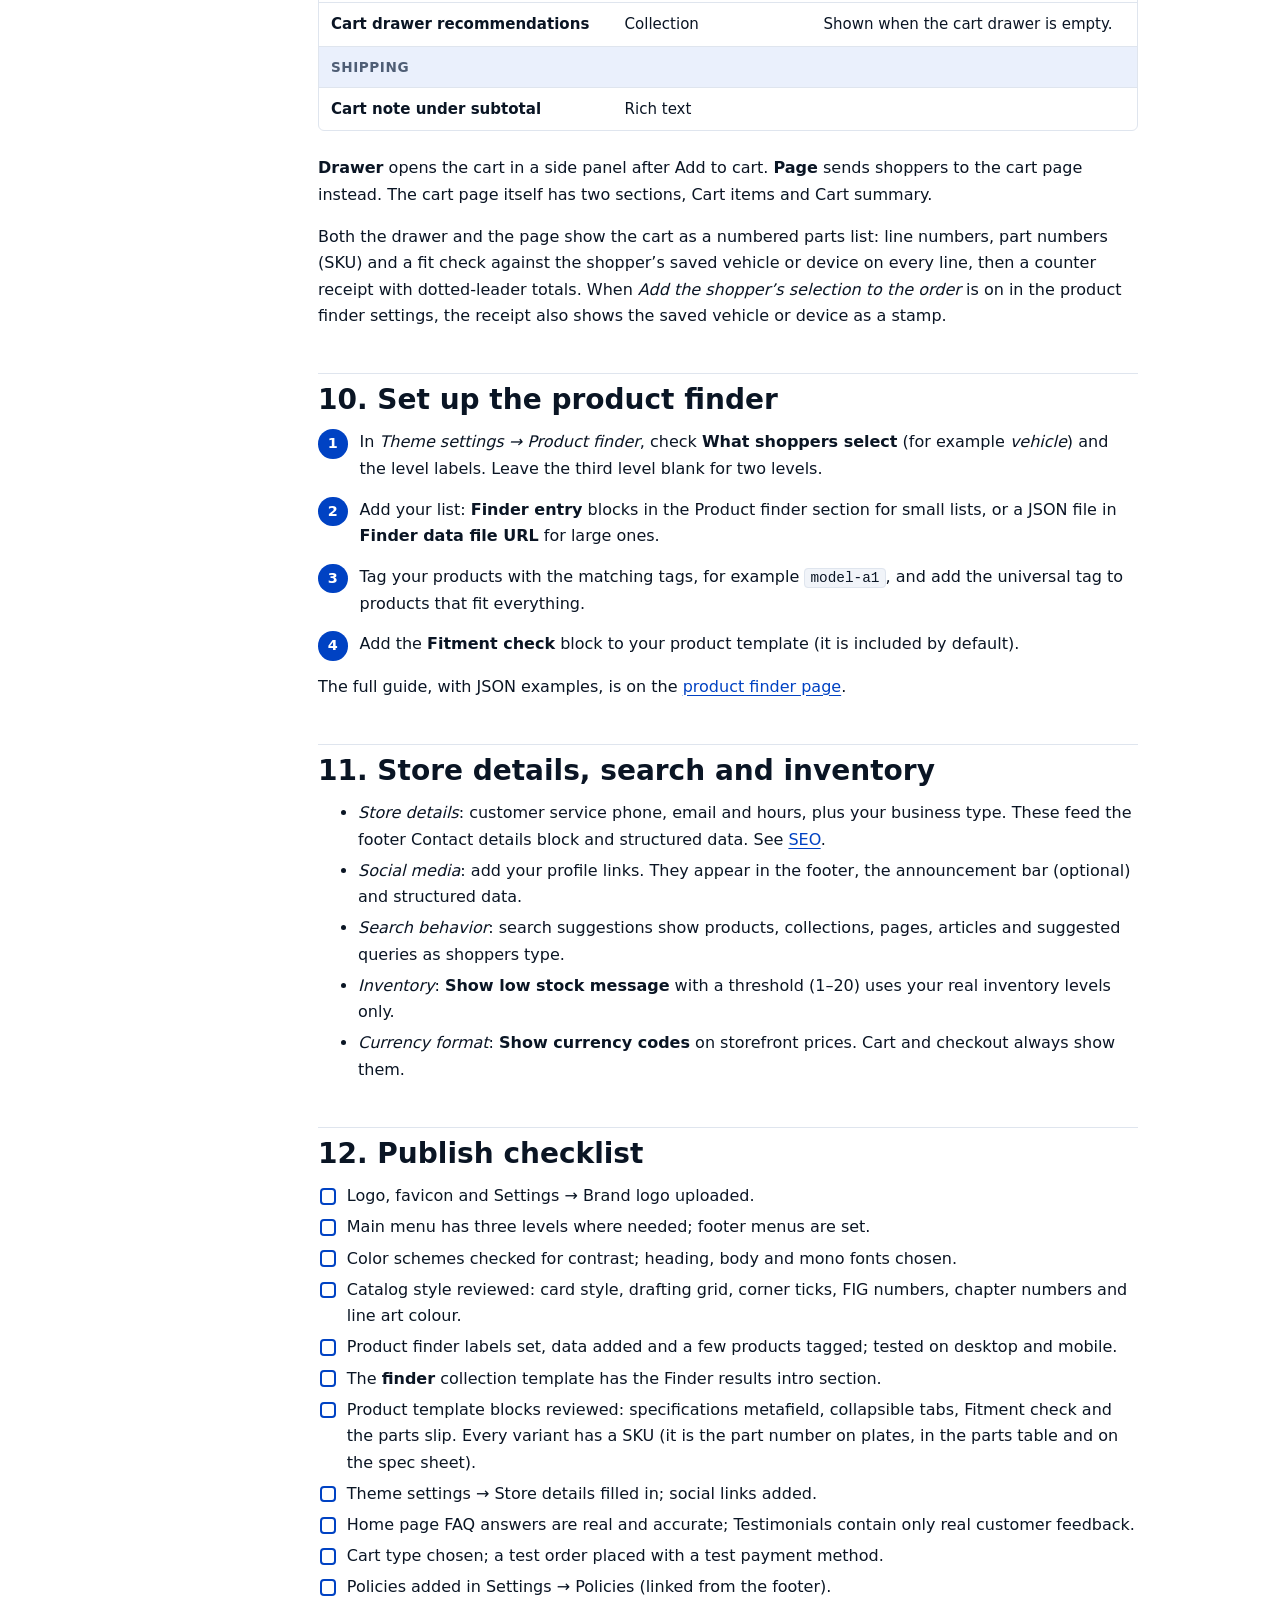
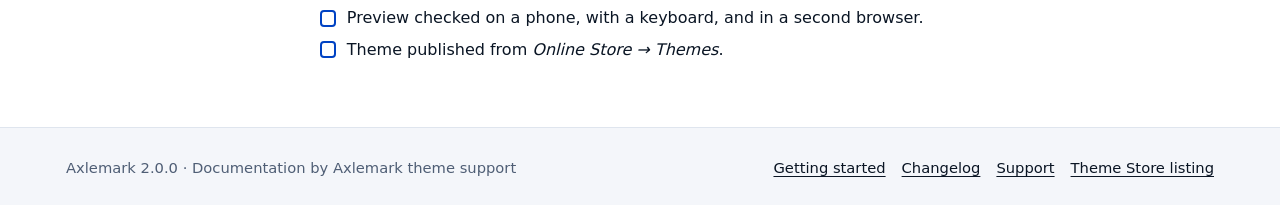
<file: getting-started.html>
<!doctype html>
<html lang="en-US">
<head>
<meta charset="utf-8">
<meta name="viewport" content="width=device-width, initial-scale=1">
<title>Getting started | Axlemark theme docs</title>
<meta name="description" content="Install Axlemark, choose the Axlemark or Signal preset, set up the mega menu, logo, color schemes, typography, cart type and product finder, and publish with confidence.">
<link rel="canonical" href="https://lzzhdfq11-tech.github.io/axlemark-docs/getting-started.html">
<meta name="color-scheme" content="light dark">
<meta name="theme-color" content="#ffffff" media="(prefers-color-scheme: light)">
<meta name="theme-color" content="#0b1220" media="(prefers-color-scheme: dark)">
<meta property="og:type" content="website">
<meta property="og:site_name" content="Axlemark theme documentation">
<meta property="og:title" content="Getting started">
<meta property="og:description" content="Install Axlemark, choose the Axlemark or Signal preset, set up the mega menu, logo, color schemes, typography, cart type and product finder, and publish with confidence.">
<meta property="og:url" content="https://lzzhdfq11-tech.github.io/axlemark-docs/getting-started.html">
<meta property="og:locale" content="en_US">
<meta name="twitter:card" content="summary">
<meta name="twitter:title" content="Getting started">
<meta name="twitter:description" content="Install Axlemark, choose the Axlemark or Signal preset, set up the mega menu, logo, color schemes, typography, cart type and product finder, and publish with confidence.">
<link rel="icon" href="assets/favicon.svg" type="image/svg+xml">
<link rel="stylesheet" href="assets/style.css">
<script src="assets/nav.js"></script>
</head>
<body>
<a class="skip-link" href="#main">Skip to content</a>
<header class="site-header">
<div class="wrap">
<div class="site-nav-row">
<a class="brand" href="index.html"><svg viewBox="0 0 32 32" aria-hidden="true" focusable="false"><rect width="32" height="32" rx="8" fill="currentColor" style="color:var(--accent)"/><circle cx="16" cy="16" r="8.5" fill="none" stroke="var(--bg)" stroke-width="3"/><circle cx="16" cy="16" r="2.6" fill="var(--bg)"/><path d="M16 4.5v5M16 22.5v5M4.5 16h5M22.5 16h5" stroke="var(--bg)" stroke-width="3" stroke-linecap="round"/></svg>Axlemark <span>docs</span></a>
<button class="nav-toggle" type="button" aria-expanded="false" aria-controls="site-nav-list">Menu</button>
</div>
<nav class="site-nav" aria-label="Documentation">
<ul id="site-nav-list"><li><a href="index.html">Overview</a></li><li><a href="getting-started.html" aria-current="page">Getting started</a></li><li><a href="product-finder.html">Product finder</a></li><li><a href="sections.html">Sections</a></li><li><a href="product-page.html">Product page</a></li><li><a href="seo.html">SEO &amp; GEO</a></li><li><a href="faq.html">FAQ</a></li><li><a href="compare.html">Compare</a></li><li><a href="changelog.html">Changelog</a></li><li><a href="support.html">Support</a></li></ul>
</nav>
</div>
</header>
<main id="main" tabindex="-1">
<div class="wrap">
<p class="breadcrumb"><a href="index.html">Docs</a> <span aria-hidden="true">/</span> Getting started</p><div class="doc doc--toc"><nav class="toc" aria-label="On this page"><details class="toc-details" open><summary class="toc-title">On this page</summary><ol><li><a href="#install">1. Install the theme</a></li><li><a href="#choose-preset">2. Choose a preset</a></li><li><a href="#menus">3. Set up menus</a></li><li><a href="#logo">4. Logo and favicon</a></li><li><a href="#colors">5. Colors</a></li><li><a href="#typography">6. Typography</a></li><li><a href="#catalog-style">7. Catalog style</a></li><li><a href="#layout">8. Layout and product cards</a></li><li><a href="#cart">9. Cart</a></li><li><a href="#finder">10. Set up the product finder</a></li><li><a href="#store-details">11. Store details, search and inventory</a></li><li><a href="#checklist">12. Publish checklist</a></li></ol></details></nav><article class="doc-body">
<h1>Getting started</h1>
<p class="lead">Set up Axlemark in about an hour: install the theme, pick a preset, build your menus and brand, then set up the product finder.</p>

<h2 id="install">1. Install the theme</h2>
<ol class="steps">
<li>Open the <a href="https://themes.shopify.com/themes?q=axlemark">Axlemark listing</a> on the Shopify Theme Store while logged in to your store.</li>
<li>Choose a preset (Axlemark or Signal) and select <strong>Try theme</strong>. Shopify adds an unpublished copy to <em>Online Store &rarr; Themes</em>.</li>
<li>Select <strong>Customize</strong> to open the theme editor. Your live store does not change until you publish.</li>
<li>Buy the theme from the theme library when you are ready, then publish it.</li>
</ol>
<div class="note"><strong>Moving from another theme?</strong><p>Products, collections, pages, menus and metafields stay in your store. Only theme settings and section content need to be set up again.</p></div>

<h2 id="choose-preset">2. Choose a preset</h2>
<div class="table-wrap"><table><thead><tr><th scope="col"></th><th scope="col">Axlemark</th><th scope="col">Signal</th></tr></thead><tbody><tr><td>Best for</td><td>Auto parts and accessories</td><td>Tech and electronics accessories</td></tr><tr><td>Finder levels</td><td>Make / Model / Year</td><td>Brand / Device</td></tr><tr><td>What shoppers select</td><td>vehicle</td><td>device</td></tr><tr><td>Universal fit tag</td><td><code>universal-fit</code></td><td><code>universal</code></td></tr><tr><td>Look</td><td>Workshop manual: cool grey <code>#F2F3F5</code>, graphite ink, safety-orange buttons, blueprint-blue line art</td><td>Datasheet: light <code>#F4F7F9</code> pages with dark schematic bands (<code>#0B1622</code>), cyan line art, electric-lime buttons</td></tr><tr><td>Fonts (headings / body / mono)</td><td>Barlow Condensed, uppercase / IBM Plex Sans / IBM Plex Mono</td><td>Space Grotesk, sentence case / Instrument Sans / Geist Mono</td></tr><tr><td>Corner ticks and FIG numbers on product images</td><td>On</td><td>Off</td></tr><tr><td>Corners (buttons / cards)</td><td>0px / 2px</td><td>4px / 6px</td></tr><tr><td>Demo</td><td><a href="https://axlemark-demo-krp8qvpn.myshopify.com">Axlemark demo</a></td><td><a href="https://signal-demo-7e4vkc07.myshopify.com">Signal demo</a></td></tr></tbody></table></div>
<p>Both presets share the same parts-catalog components (catalog plates, parts table, spec sheet, parts list, chapter-numbered headings and hairline rules); they differ in colour, type and motifs. Presets only change starting values: colors, fonts, corner radius, catalog style, finder labels and home page content. Every setting can be changed afterward, so a tech store can use the Axlemark preset and vice versa.</p>

<h2 id="menus">3. Set up menus</h2>
<p>Create menus in <em>Content &rarr; Menus</em> (on older admins: <em>Online Store &rarr; Navigation</em>).</p>
<h3>Main menu (mega menu)</h3>
<p>The header uses the menu with the handle <code>main-menu</code> by default (<em>Header &rarr; Main menu</em>). Build it in three levels:</p>
<pre><code>Brakes                 &larr; level 1: top-level item in the menu bar
  Brake pads           &larr; level 2: column heading in the mega menu panel
    Front brake pads   &larr; level 3: links under the heading
    Rear brake pads
  Brake discs
    Vented discs
Filters
  Oil filters
  Air filters</code></pre>
<ul>
<li>Top-level items with children open a full-width panel on desktop. Items without children are plain links.</li>
<li>On mobile and tablet the same menu opens in a drawer, one level per panel, with a back button.</li>
<li><strong>Open menu on hover</strong> (Header) opens panels on mouse hover; keyboard users always open them with Enter or Space.</li>
<li>Add a <strong>Mega menu promotion</strong> block to the Header and enter a top-level item&rsquo;s title (for example <em>Brakes</em>) in <strong>Menu item</strong> to show an image tile in that panel. Up to 12 promotions.</li>
<li><strong>Secondary menu</strong> (optional) shows utility links such as Help or Track order next to the main menu.</li>
</ul>
<h3>Footer menus</h3>
<p>Add a <strong>Menu</strong> block to the Footer for each column. The default menu is <code>footer</code>. Footer menus show top-level items only, so keep them flat. The block heading defaults to the menu title.</p>
<h3>Customer account menu</h3>
<p>The account icon shows links from the <strong>Customer account menu</strong> setting (default <code>customer-account-main-menu</code>).</p>

<h2 id="logo">4. Logo and favicon</h2>
<ul>
<li><em>Header &rarr; Logo image</em>, with separate <strong>Logo width on desktop</strong> (60&ndash;300px) and <strong>Logo width on mobile</strong> (40&ndash;200px). Without a logo, the store name is shown.</li>
<li><strong>Use logo as the home page heading</strong>: turn on only if no home page section uses an H1. The Hero heading is an H1 by default.</li>
<li>Also upload your logo in <em>Settings &rarr; Brand</em>. The theme uses that logo in search engine structured data.</li>
<li><em>Theme settings &rarr; Favicon</em>: a square image, displayed at 32 &times; 32px.</li>
</ul>

<h2 id="colors">5. Colors</h2>
<p>Colors are managed as <strong>color schemes</strong> in <em>Theme settings &rarr; Colors</em>. Each section has a <strong>Color scheme</strong> setting, so changing a scheme updates every section that uses it. The presets include five schemes, each with a clear role:</p>
<div class="table-wrap"><table><thead><tr><th scope="col">Scheme</th><th scope="col">Axlemark default</th><th scope="col">Role</th><th scope="col">Used by default in</th></tr></thead><tbody><tr><td>Scheme 1</td><td>Workshop grey background, graphite text, safety-orange buttons</td><td>Main scheme for page content.</td><td>Announcement bar, header, product and collection pages, most home page sections, cart</td></tr><tr><td>Scheme 2</td><td>Deeper grey band, light grey panels</td><td>Soft contrast to separate a section from the ones around it.</td><td>Product finder section, Size finder, Brand rails, Testimonials</td></tr><tr><td>Scheme 3</td><td>Asphalt graphite background, light text, orange buttons</td><td>High-contrast bands for top and bottom of the page and image overlays.</td><td>Hero, Footer, Promo tiles, Collection spotlight, Link bar</td></tr><tr><td>Scheme 4</td><td>Solid safety orange, graphite text and buttons</td><td>Brand color block for calls to action and highlights.</td><td>Not used by default; apply it to a banner, Rich text or Multicolumn section</td></tr><tr><td>Scheme 5</td><td>White background, graphite buttons</td><td>Gentle highlight for sign-up or help areas.</td><td>Newsletter</td></tr></tbody></table></div>
<p>In the Signal preset, Scheme 1 is the light datasheet background with ink buttons and lime labels, Scheme 3 is the dark schematic band (<code>#0B1622</code>) with electric-lime buttons and Scheme 4 is solid lime.</p>
<p>Each scheme has these colors:</p>
<div class="table-wrap"><table><thead><tr><th scope="col">Color setting</th><th scope="col">Used for</th></tr></thead><tbody><tr><td>Background</td><td>Section background.</td></tr><tr><td>Panels</td><td>Cards, inputs and subtle panels inside the section.</td></tr><tr><td>Text</td><td>Body text and icons.</td></tr><tr><td>Headings</td><td>Headings.</td></tr><tr><td>Secondary text</td><td>Captions, vendor names and helper text. Keep a contrast of at least 4.5:1 against the background.</td></tr><tr><td>Links and accents</td><td>Links, focus rings and selected states (for example the chosen variant).</td></tr><tr><td>Borders</td><td>Hairlines and card borders.</td></tr><tr><td>Primary button / Primary button label</td><td>Filled buttons such as Add to cart.</td></tr><tr><td>Outline button</td><td>Text and border of secondary (outline) buttons.</td></tr><tr><td>Sale price and badges</td><td>Sale prices and the sale badge.</td></tr><tr><td>In stock and fit confirmations</td><td>&ldquo;In stock&rdquo; and &ldquo;Fits your &hellip;&rdquo; messages.</td></tr></tbody></table></div>
<div class="note"><strong>Tip</strong><p>Check contrast after every change. Text, secondary text and button labels need at least 4.5:1 against their background to stay readable.</p></div>
<p>The Header also has a <strong>Menu color scheme</strong> for the menu bar, mega menu panels and the mobile menu, and the Hero has a separate <strong>Finder color scheme</strong> for its finder card.</p>

<h2 id="typography">6. Typography</h2>
<ul>
<li><strong>Headings</strong>: Font, Font size scale (80&ndash;140%) and Letter case (Default or Uppercase; Uppercase by default). A condensed font keeps long part names on fewer lines.</li>
<li><strong>Body</strong>: Font and Font size scale (90&ndash;130%).</li>
<li><strong>Technical type</strong>: <strong>Mono font</strong>, used for part numbers, prices, specs, labels and buttons. Default IBM Plex Mono (Geist Mono in Signal). Choose a monospaced font so codes and prices line up.</li>
</ul>
<p>Fonts come from Shopify&rsquo;s font library and are served by Shopify, so they need no external services. System fonts load fastest.</p>

<h2 id="catalog-style">7. Catalog style</h2>
<p>Axlemark is drawn like a workshop manual and parts catalog: hairline rules instead of shadows, numbered figures, part numbers in mono and chapter-numbered sections. <em>Theme settings &rarr; Catalog style</em> holds the details that give the theme this look, so you can keep all of them or tone them down:</p>
<div class="table-wrap"><table><thead><tr><th scope="col">Setting</th><th scope="col">Type</th><th scope="col">Default</th><th scope="col">Options and notes</th></tr></thead><tbody><tr><td>Product card style</td><td>Select</td><td>Catalog plate</td><td>Catalog plate / Minimal. Plates have a part number strip with a status dot, a figure frame, a mono price and a square Add button. Minimal drops the strip, ticks and FIG number.</td></tr><tr><td>Show drafting grid behind heroes and headings</td><td>Checkbox</td><td>Off</td><td>Optional dot-grid texture behind heroes, finders, empty states, the 404 page and the footer statement. Off in both presets.</td></tr><tr><td>Show corner ticks on product images</td><td>Checkbox</td><td>On</td><td>Off in the Signal preset.</td></tr><tr><td>Show FIG. numbers on product images</td><td>Checkbox</td><td>On</td><td>FIG. 01, FIG. 02 &hellip; on cards and product page figures. Off in the Signal preset.</td></tr><tr><td>Number section headings (&sect; 01, &sect; 02 &hellip;)</td><td>Checkbox</td><td>On</td><td>The number follows the section&rsquo;s position on the page.</td></tr><tr><td>Line art colour</td><td>Color</td><td><code>#2F6FDB</code></td><td>Vehicle and device diagrams, size guides and drawings. <code>#3CC8D8</code> (cyan) in the Signal preset.</td></tr></tbody></table></div>
<p>Changes apply to every template at once. Where each detail appears is described in the <a href="sections.html">sections reference</a> and on the <a href="product-page.html#spec-sheet">product page guide</a>.</p>

<h2 id="layout">8. Layout and product cards</h2>
<ul>
<li><em>Layout</em>: Page width (1000&ndash;1800px), Space between sections, Buttons and inputs corner radius, Cards corner radius, and Reveal sections on scroll (off by default; never animates for shoppers who prefer reduced motion).</li>
<li><em>Product cards</em>: Image ratio, Image fit (Fit or Fill), Show vendor, Show SKU, Show product rating, Show second image on hover, Enable quick add and the Sale badge style (Sale, Percentage off or Amount off). Extra card details (status badges and shipping notes from tags, a unit label, the card button and a tax label) are explained in <a href="product-page.html#product-cards">Product cards</a>.</li>
</ul>
<p>The card look (catalog plate or minimal) is set in <a href="#catalog-style">Catalog style</a>. Quick add shows an <strong>Add</strong> button on catalog plates (<strong>Add to cart</strong> on minimal cards) for products with a single variant. Products with options show <strong>Choose options</strong>, which opens the product page. Collection and search pages can also show products as a parts table; set <strong>Default view</strong> and <strong>Show grid / table switch</strong> in the <a href="sections.html#section-main-collection">Collection products</a> and <a href="sections.html#section-main-search">Search results</a> sections.</p>

<h2 id="cart">9. Cart</h2>
<div class="table-wrap"><table><thead><tr><th scope="col">Setting</th><th scope="col">Type</th><th scope="col">Default</th><th scope="col">Options and notes</th></tr></thead><tbody><tr><td>Cart type</td><td>Select</td><td>Drawer</td><td>Drawer / Page.</td></tr><tr><td>Show vendor</td><td>Checkbox</td><td>On</td><td></td></tr><tr><td>Enable order notes</td><td>Checkbox</td><td>On</td><td></td></tr><tr><td>Cart drawer recommendations</td><td>Collection</td><td></td><td>Shown when the cart drawer is empty.</td></tr><tr class="subhead"><td colspan="4">Shipping</td></tr><tr><td>Cart note under subtotal</td><td>Rich text</td><td></td><td></td></tr></tbody></table></div>
<p><strong>Drawer</strong> opens the cart in a side panel after Add to cart. <strong>Page</strong> sends shoppers to the cart page instead. The cart page itself has two sections, Cart items and Cart summary.</p>
<p>Both the drawer and the page show the cart as a numbered parts list: line numbers, part numbers (SKU) and a fit check against the shopper&rsquo;s saved vehicle or device on every line, then a counter receipt with dotted-leader totals. When <em>Add the shopper&rsquo;s selection to the order</em> is on in the product finder settings, the receipt also shows the saved vehicle or device as a stamp.</p>

<h2 id="finder">10. Set up the product finder</h2>
<ol class="steps">
<li>In <em>Theme settings &rarr; Product finder</em>, check <strong>What shoppers select</strong> (for example <em>vehicle</em>) and the level labels. Leave the third level blank for two levels.</li>
<li>Add your list: <strong>Finder entry</strong> blocks in the Product finder section for small lists, or a JSON file in <strong>Finder data file URL</strong> for large ones.</li>
<li>Tag your products with the matching tags, for example <code>model-a1</code>, and add the universal tag to products that fit everything.</li>
<li>Add the <strong>Fitment check</strong> block to your product template (it is included by default).</li>
</ol>
<p>The full guide, with JSON examples, is on the <a href="product-finder.html">product finder page</a>.</p>

<h2 id="store-details">11. Store details, search and inventory</h2>
<ul>
<li><em>Store details</em>: customer service phone, email and hours, plus your business type. These feed the footer Contact details block and structured data. See <a href="seo.html#store-details">SEO</a>.</li>
<li><em>Social media</em>: add your profile links. They appear in the footer, the announcement bar (optional) and structured data.</li>
<li><em>Search behavior</em>: search suggestions show products, collections, pages, articles and suggested queries as shoppers type.</li>
<li><em>Inventory</em>: <strong>Show low stock message</strong> with a threshold (1&ndash;20) uses your real inventory levels only.</li>
<li><em>Currency format</em>: <strong>Show currency codes</strong> on storefront prices. Cart and checkout always show them.</li>
</ul>

<h2 id="checklist">12. Publish checklist</h2>
<ul class="checklist">
<li>Logo, favicon and Settings &rarr; Brand logo uploaded.</li>
<li>Main menu has three levels where needed; footer menus are set.</li>
<li>Color schemes checked for contrast; heading, body and mono fonts chosen.</li>
<li>Catalog style reviewed: card style, drafting grid, corner ticks, FIG numbers, chapter numbers and line art colour.</li>
<li>Product finder labels set, data added and a few products tagged; tested on desktop and mobile.</li>
<li>The <strong>finder</strong> collection template has the Finder results intro section.</li>
<li>Product template blocks reviewed: specifications metafield, collapsible tabs, Fitment check and the parts slip. Every variant has a SKU (it is the part number on plates, in the parts table and on the spec sheet).</li>
<li>Theme settings &rarr; Store details filled in; social links added.</li>
<li>Home page FAQ answers are real and accurate; Testimonials contain only real customer feedback.</li>
<li>Cart type chosen; a test order placed with a test payment method.</li>
<li>Policies added in Settings &rarr; Policies (linked from the footer).</li>
<li>Preview checked on a phone, with a keyboard, and in a second browser.</li>
<li>Theme published from <em>Online Store &rarr; Themes</em>.</li>
</ul>
</article></div>
</div>
</main>
<footer class="site-footer">
<div class="wrap">
<p>Axlemark 2.0.0 &middot; Documentation by Axlemark theme support</p>
<ul>
<li><a href="getting-started.html">Getting started</a></li>
<li><a href="changelog.html">Changelog</a></li>
<li><a href="support.html">Support</a></li>
<li><a href="https://themes.shopify.com/themes?q=axlemark">Theme Store listing</a></li>
</ul>
</div>
</footer>
</body>
</html>
</file>
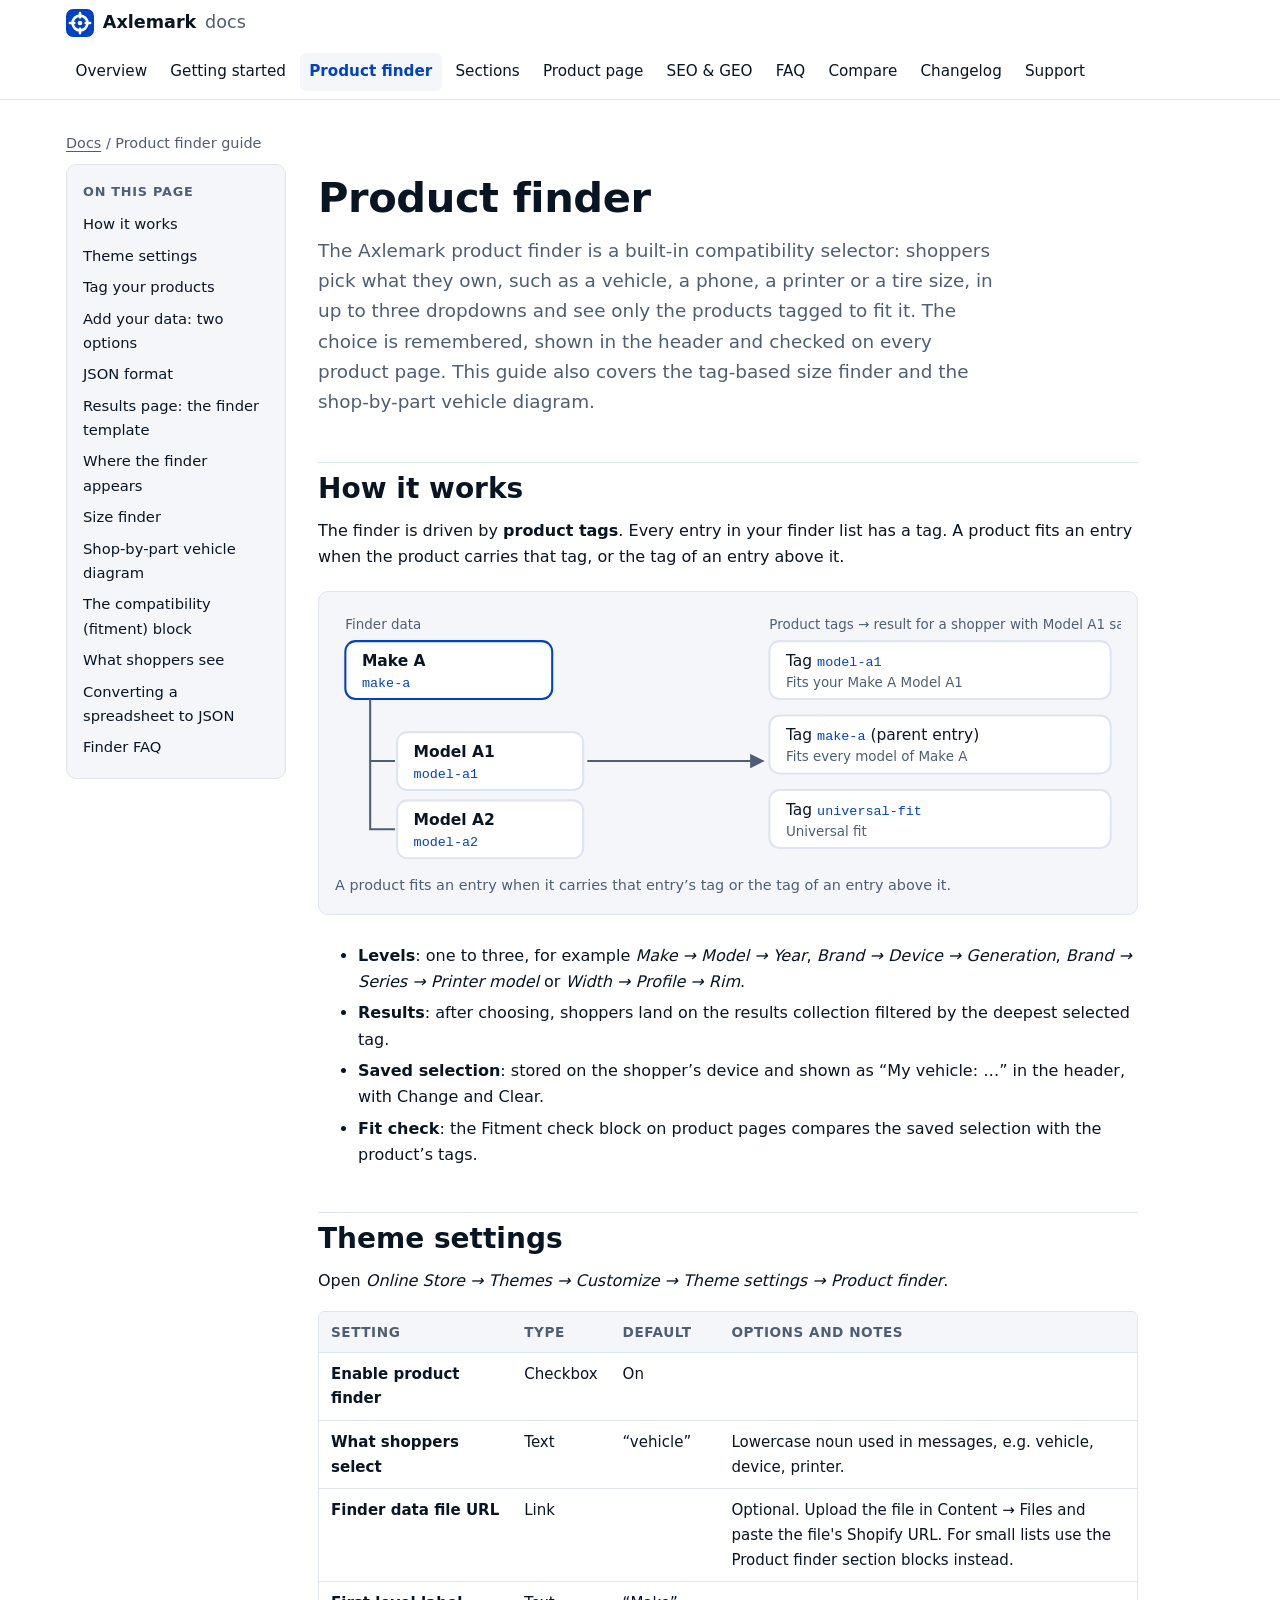
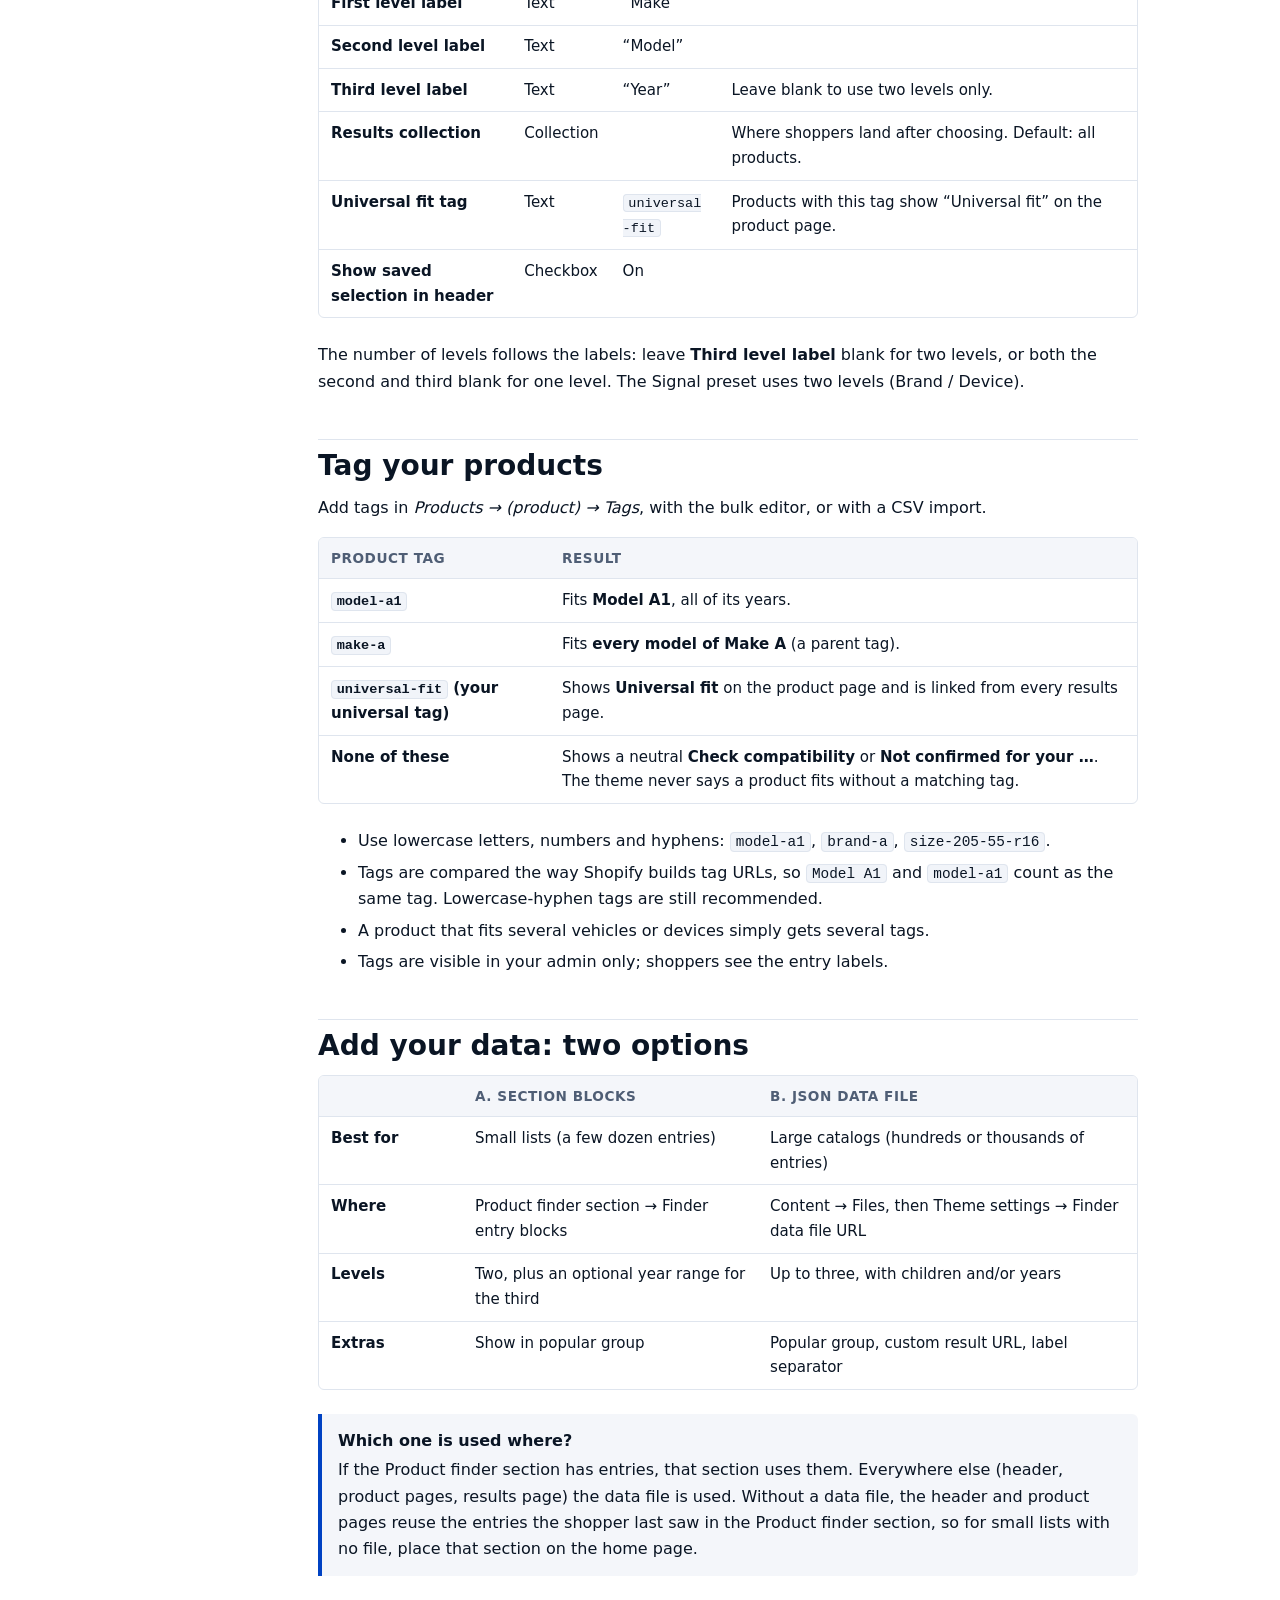
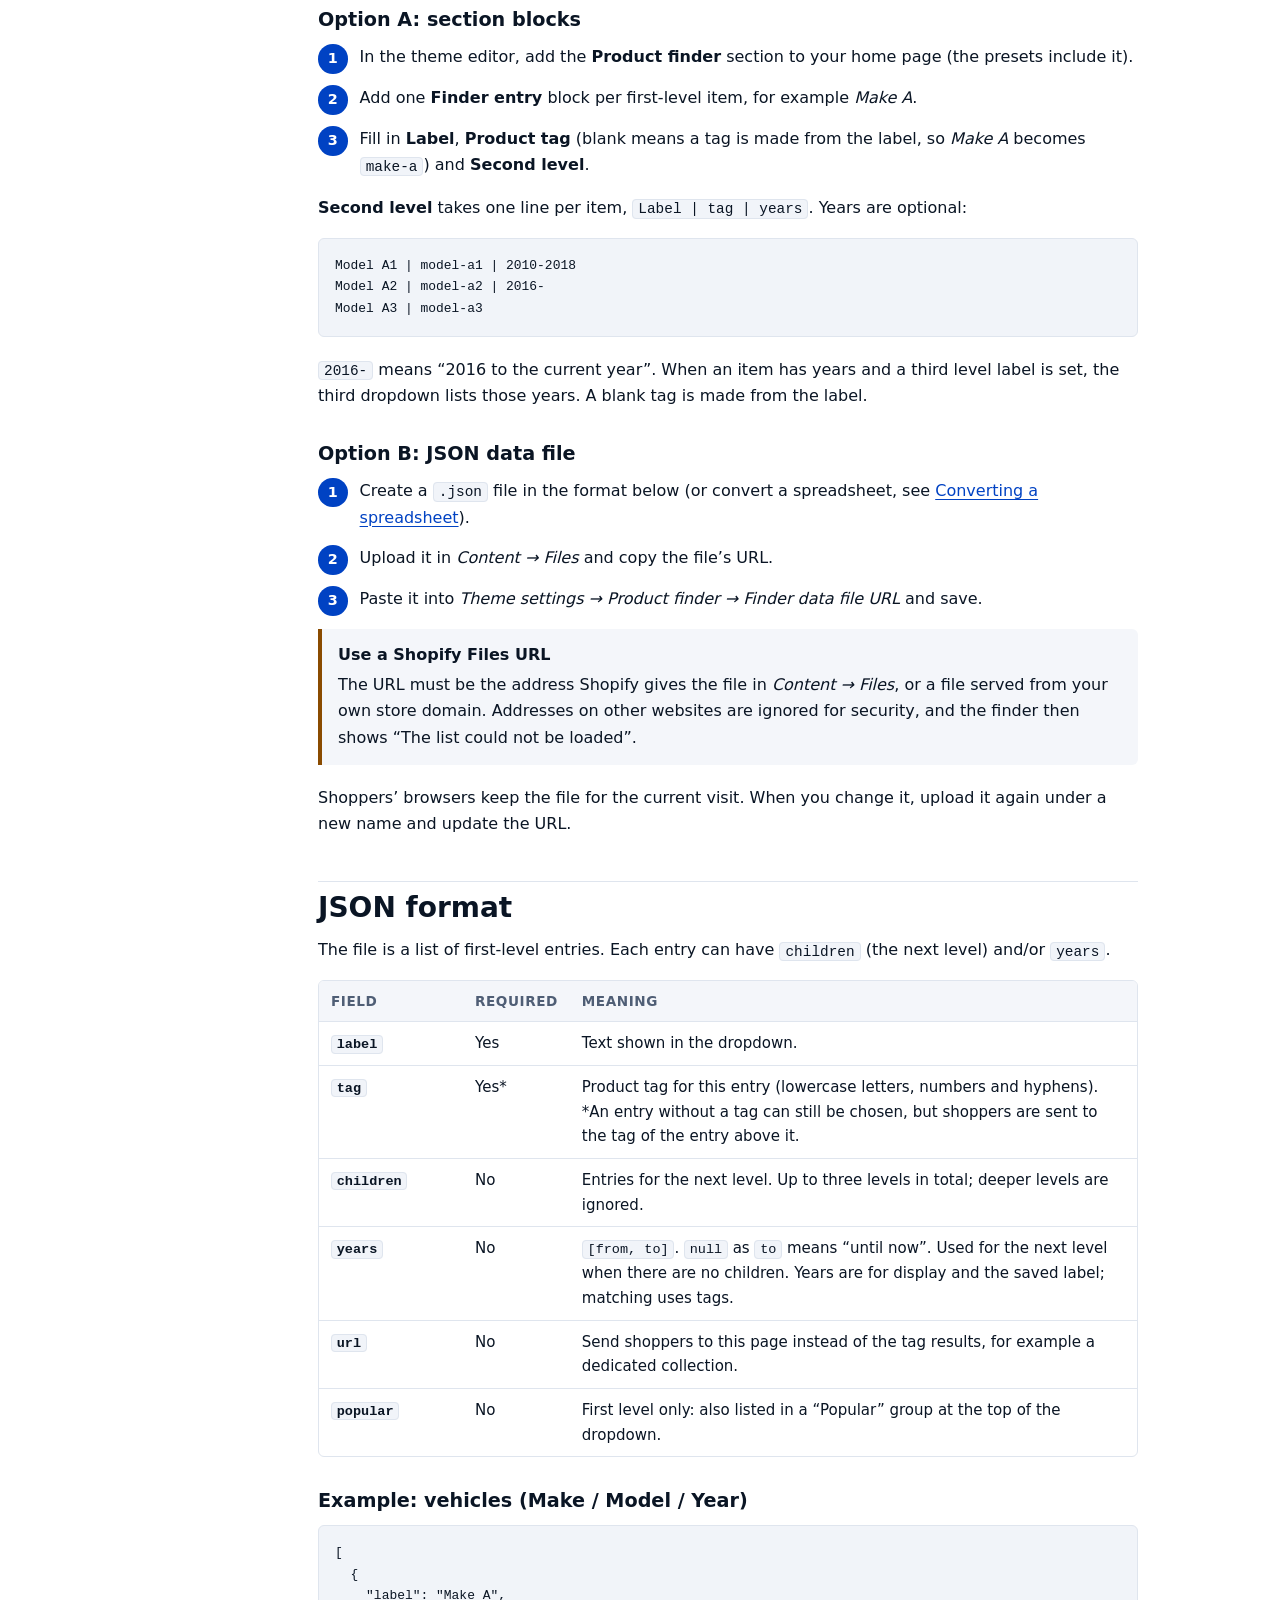
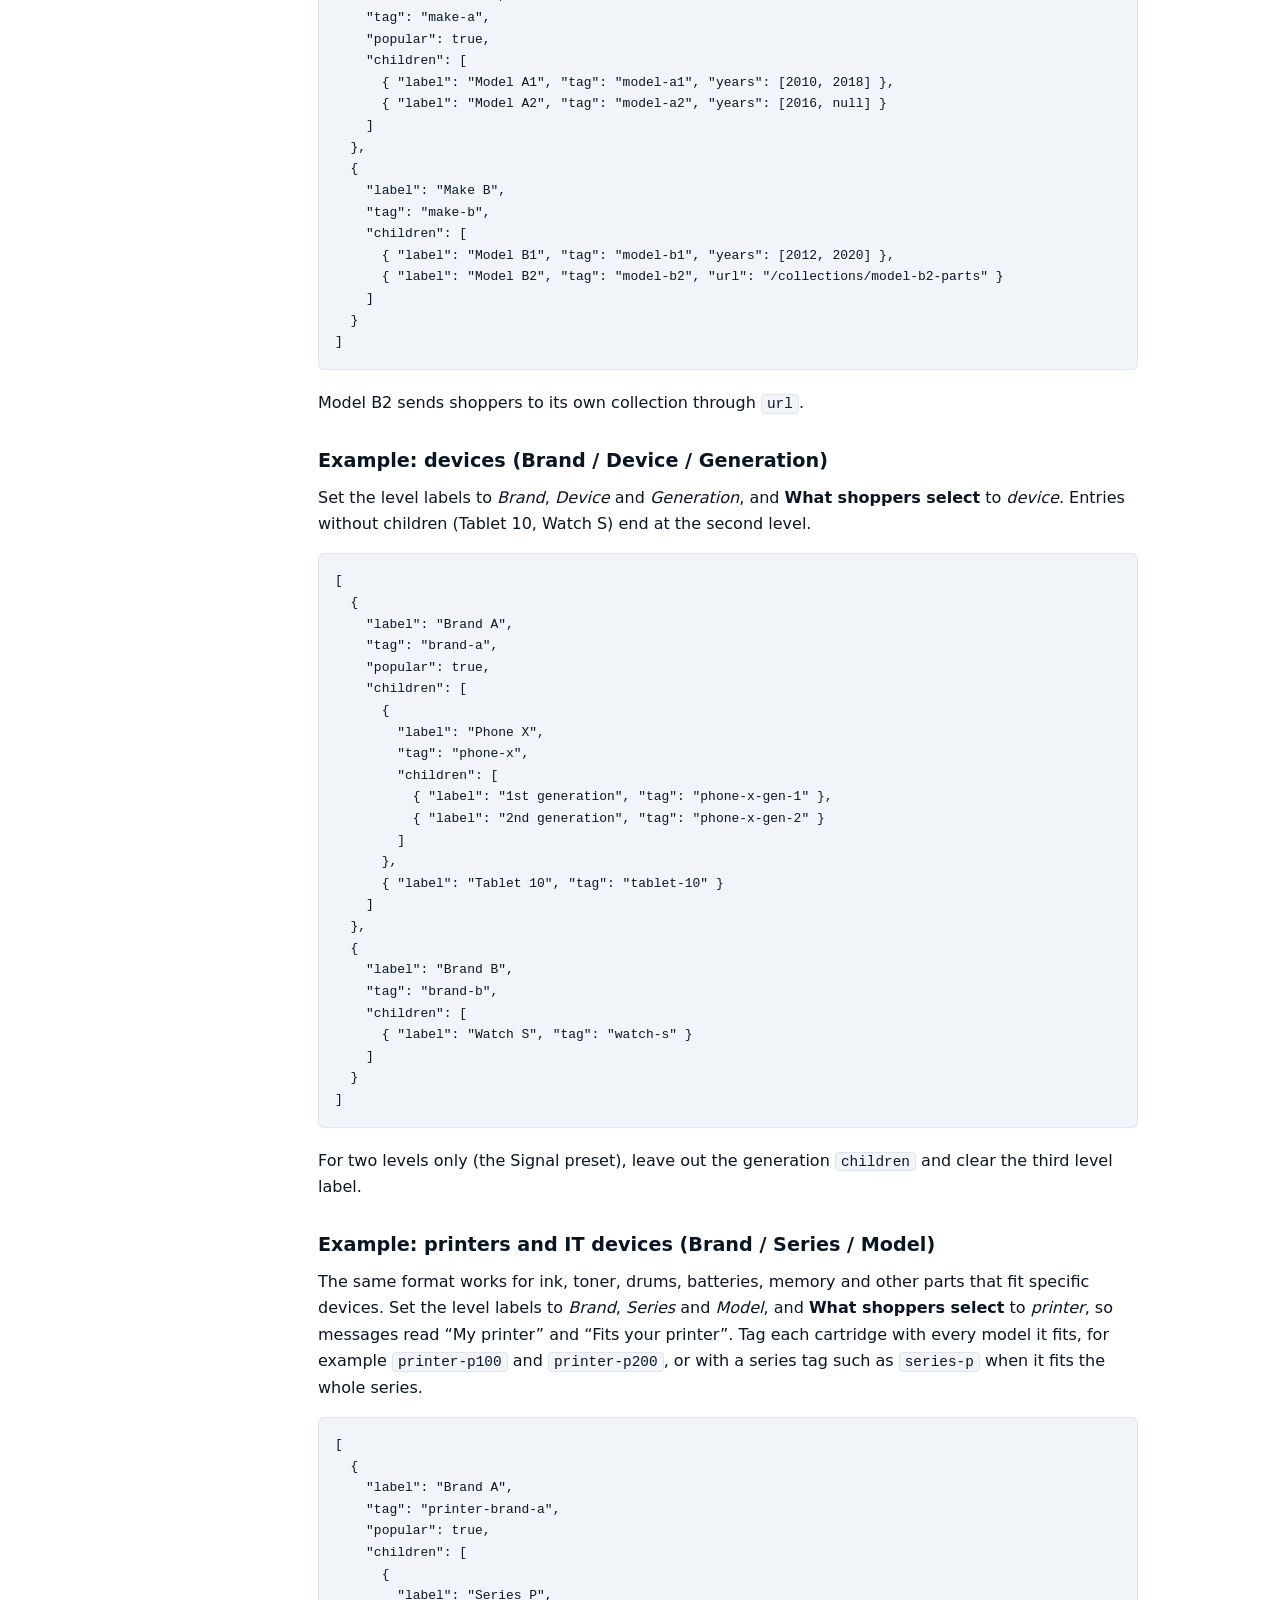
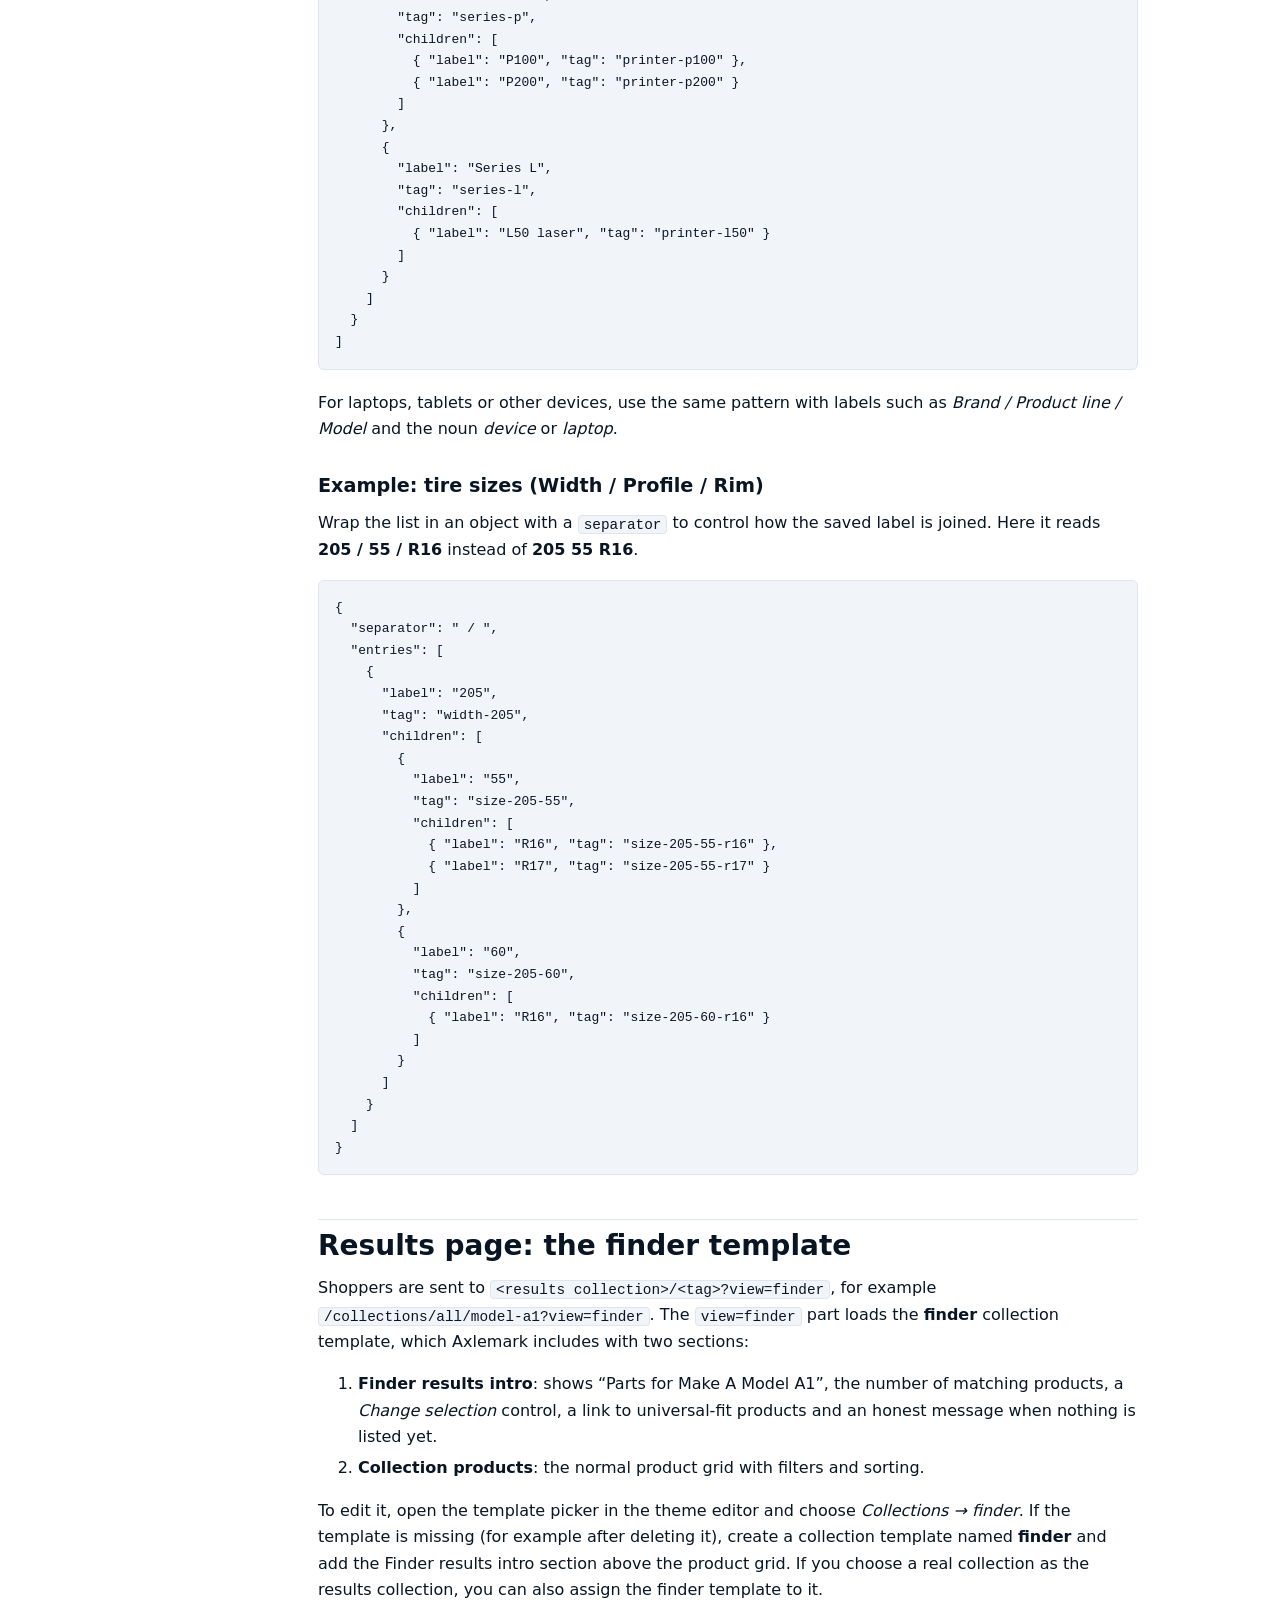
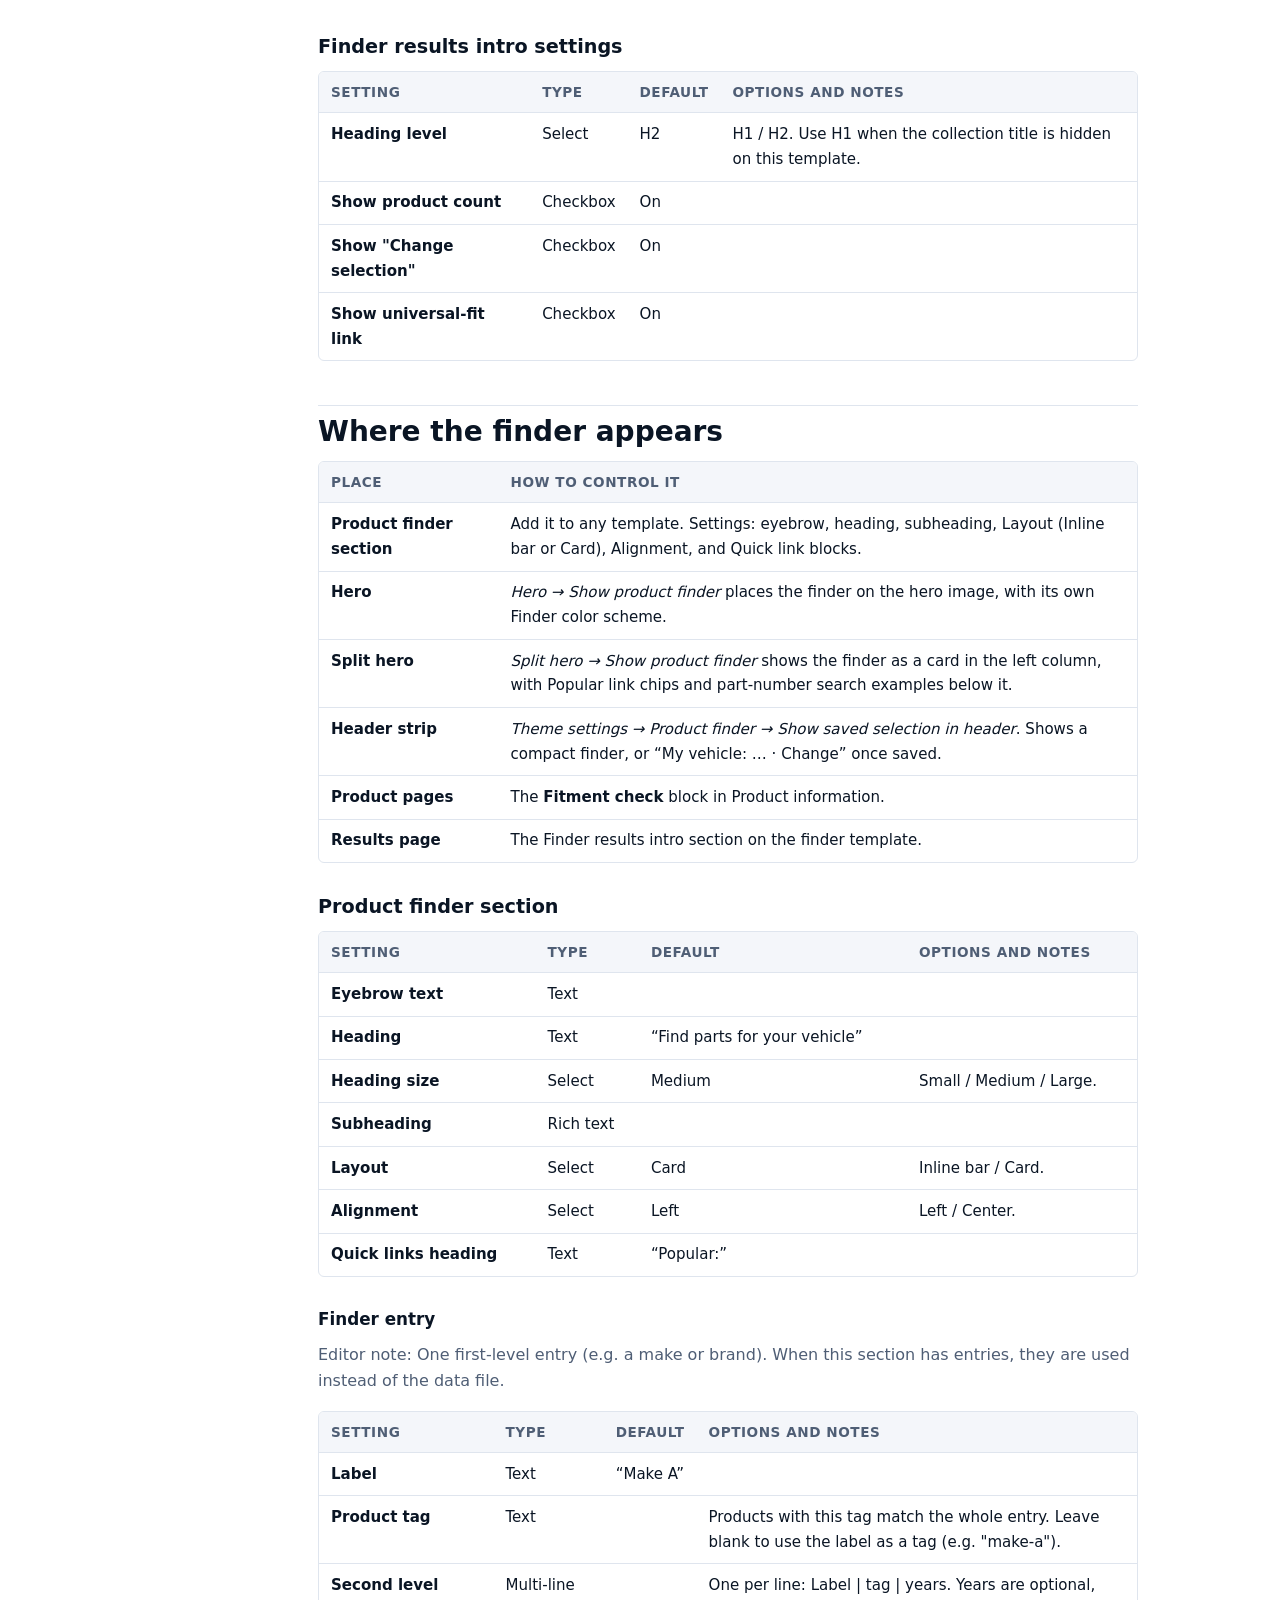
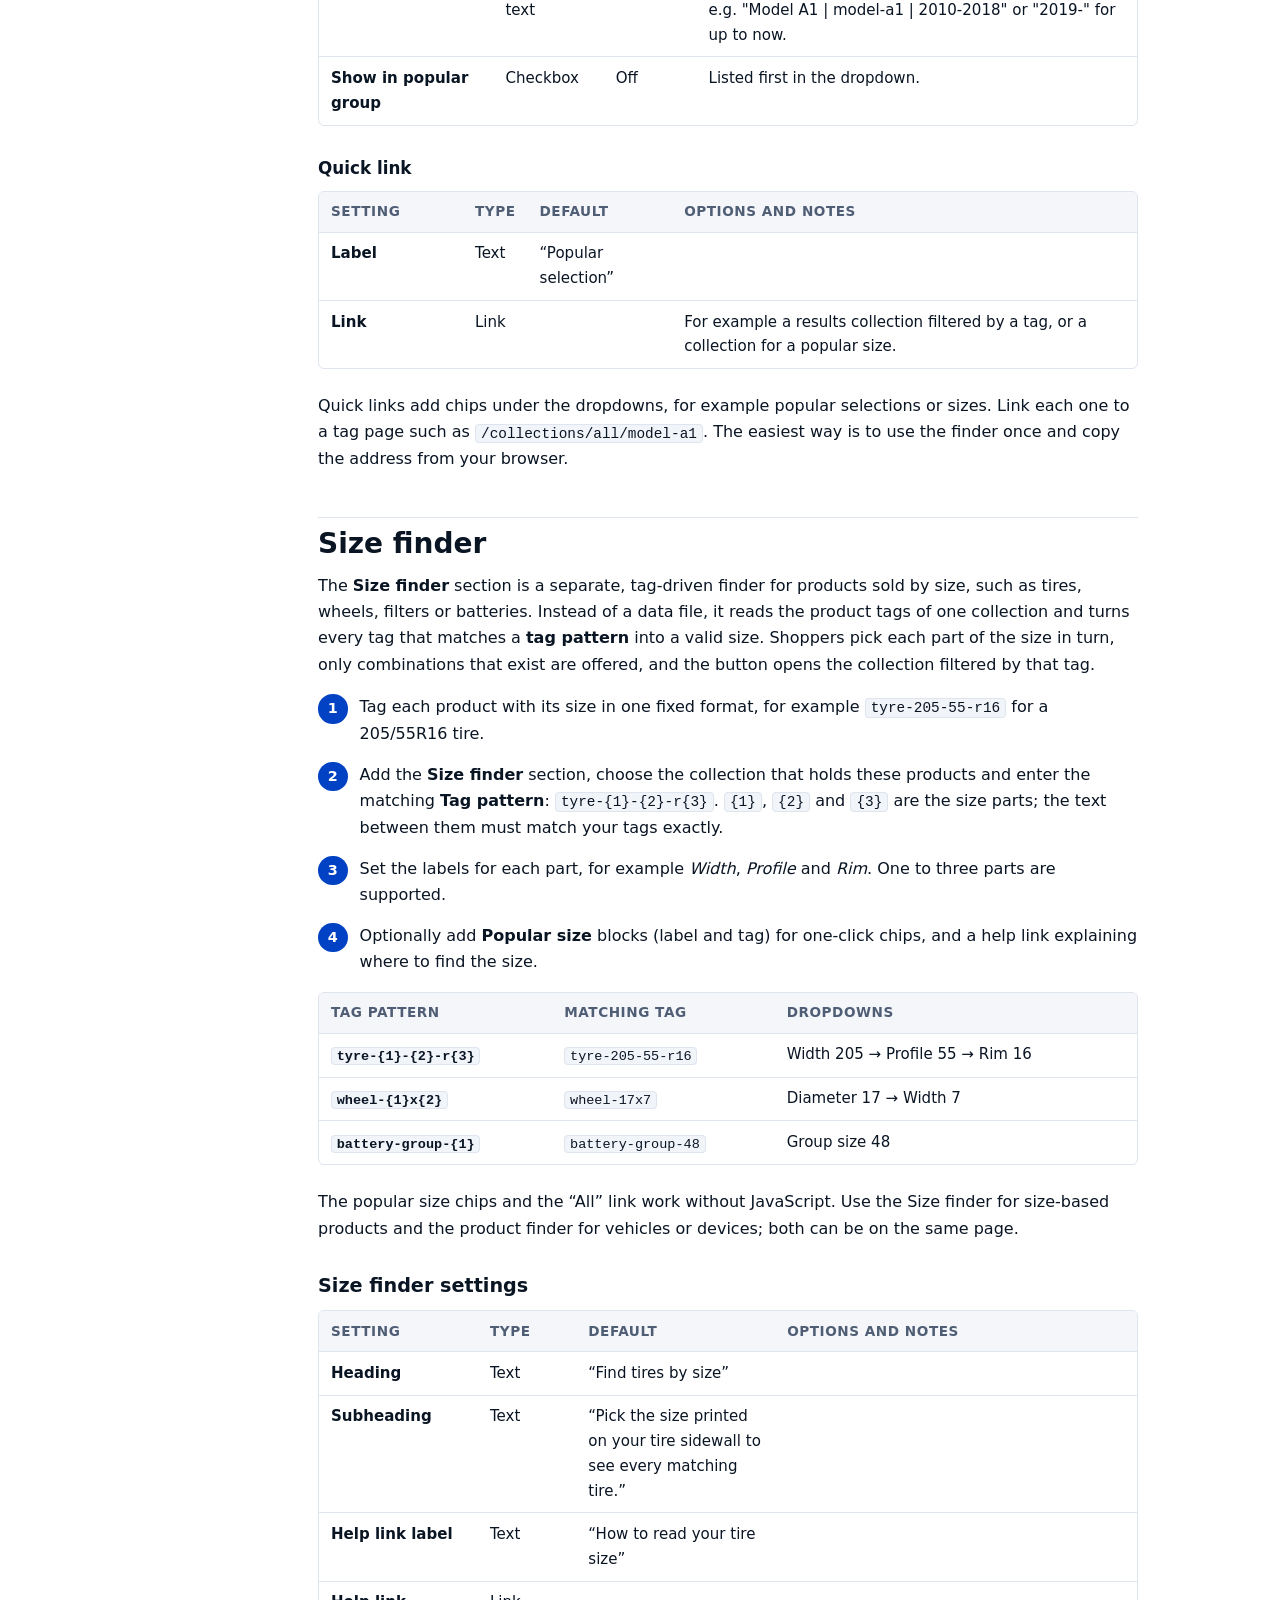
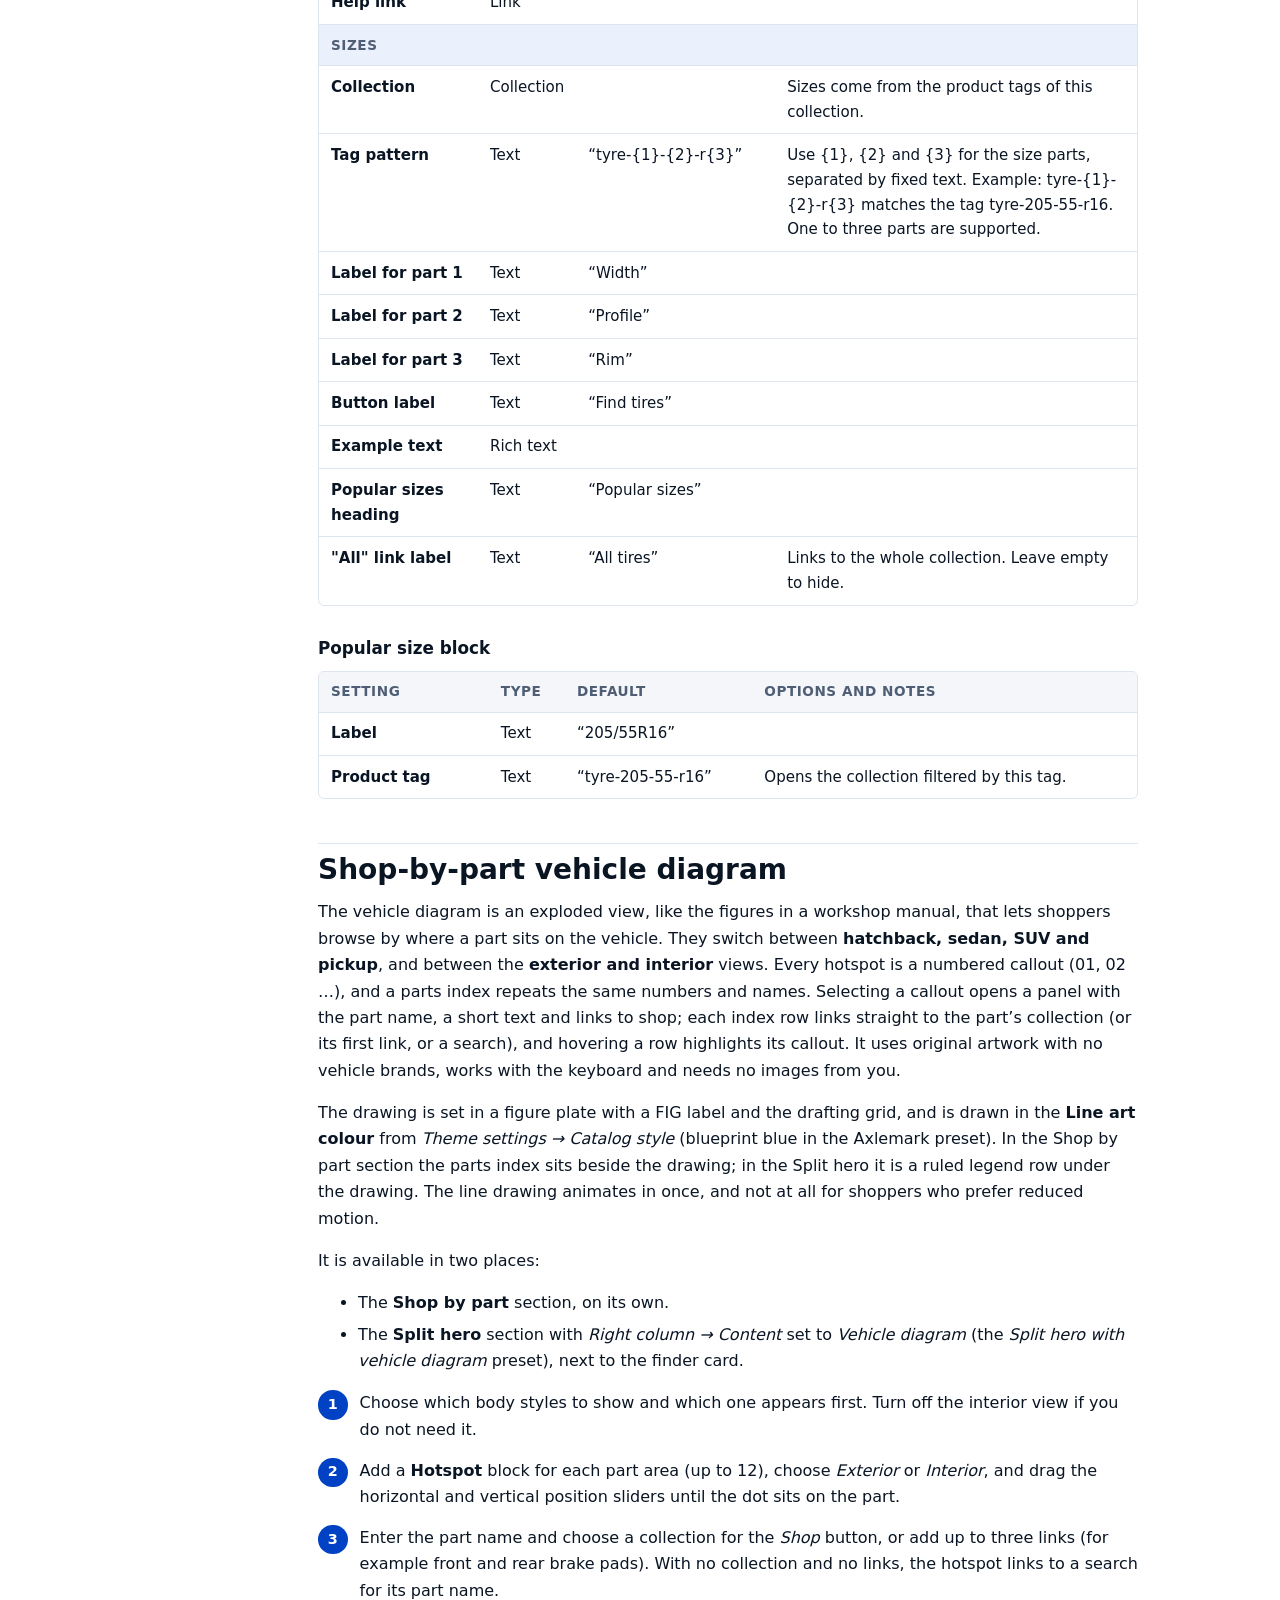
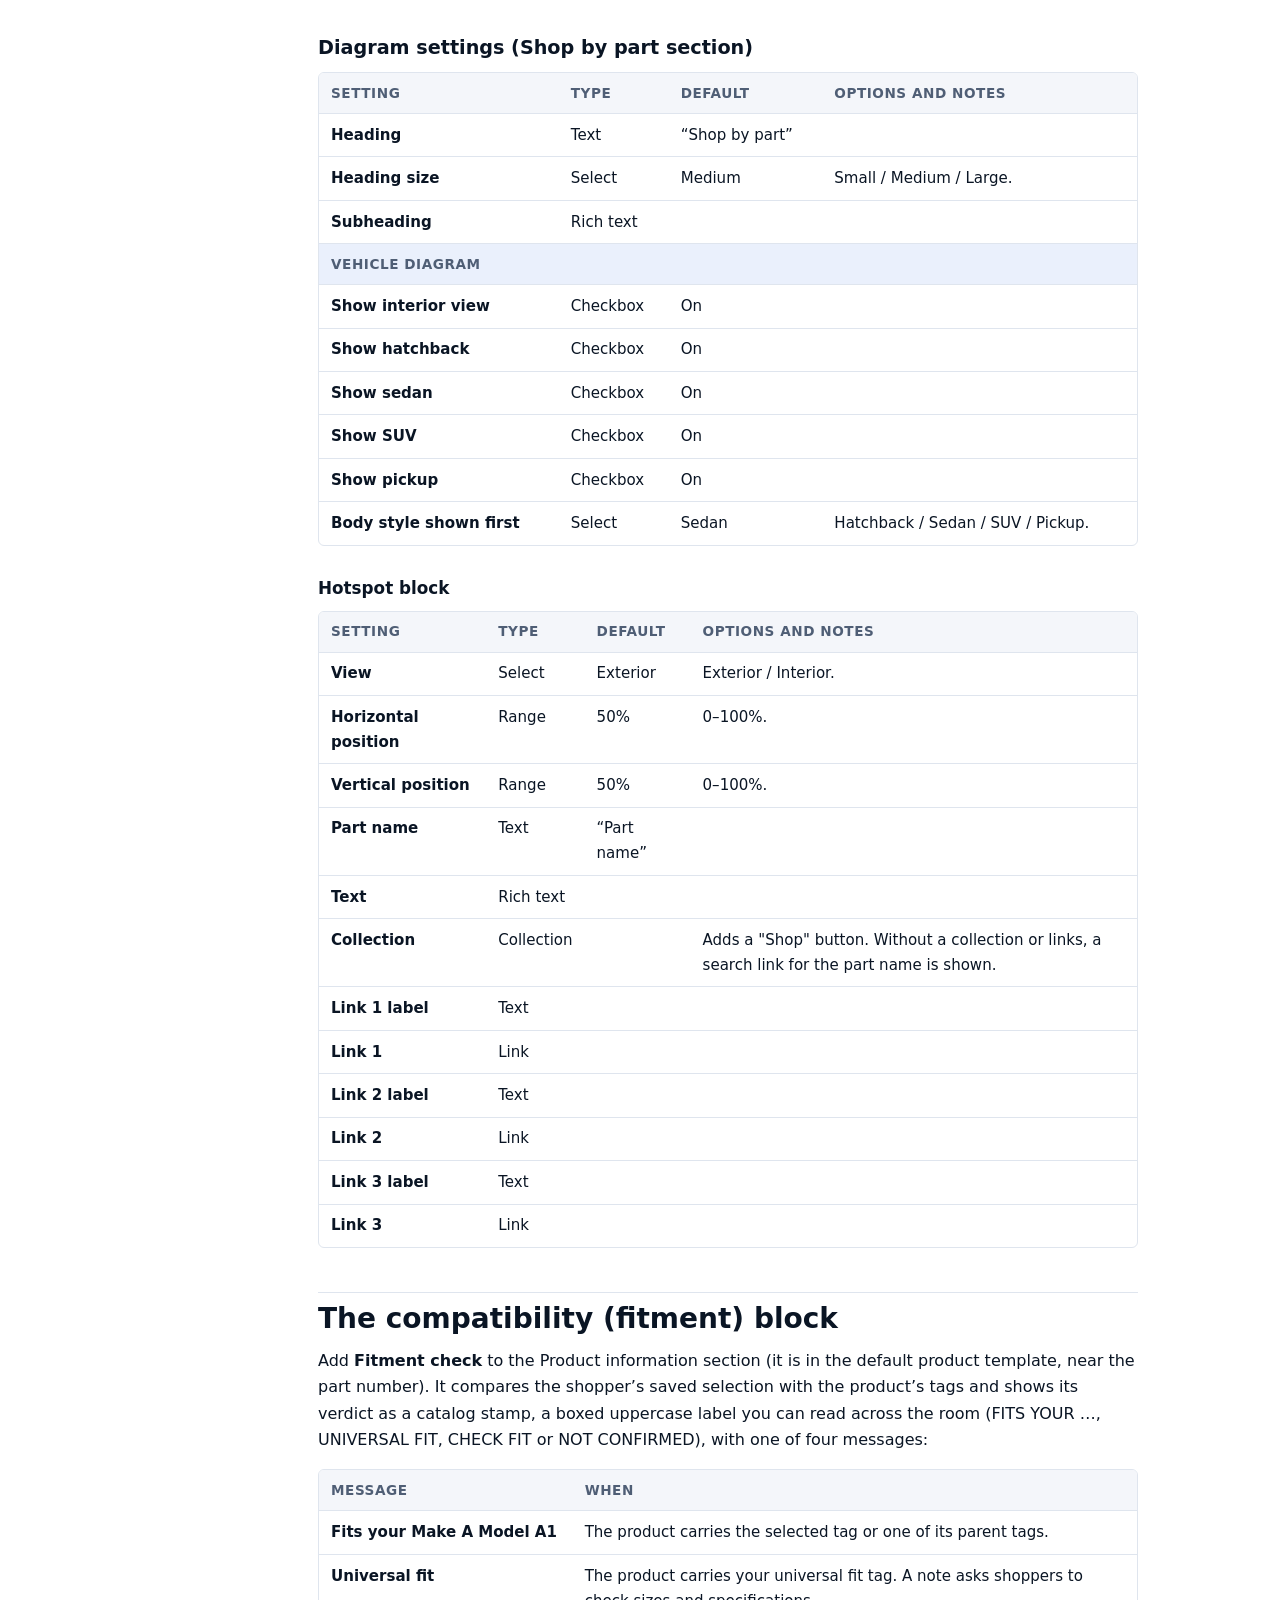
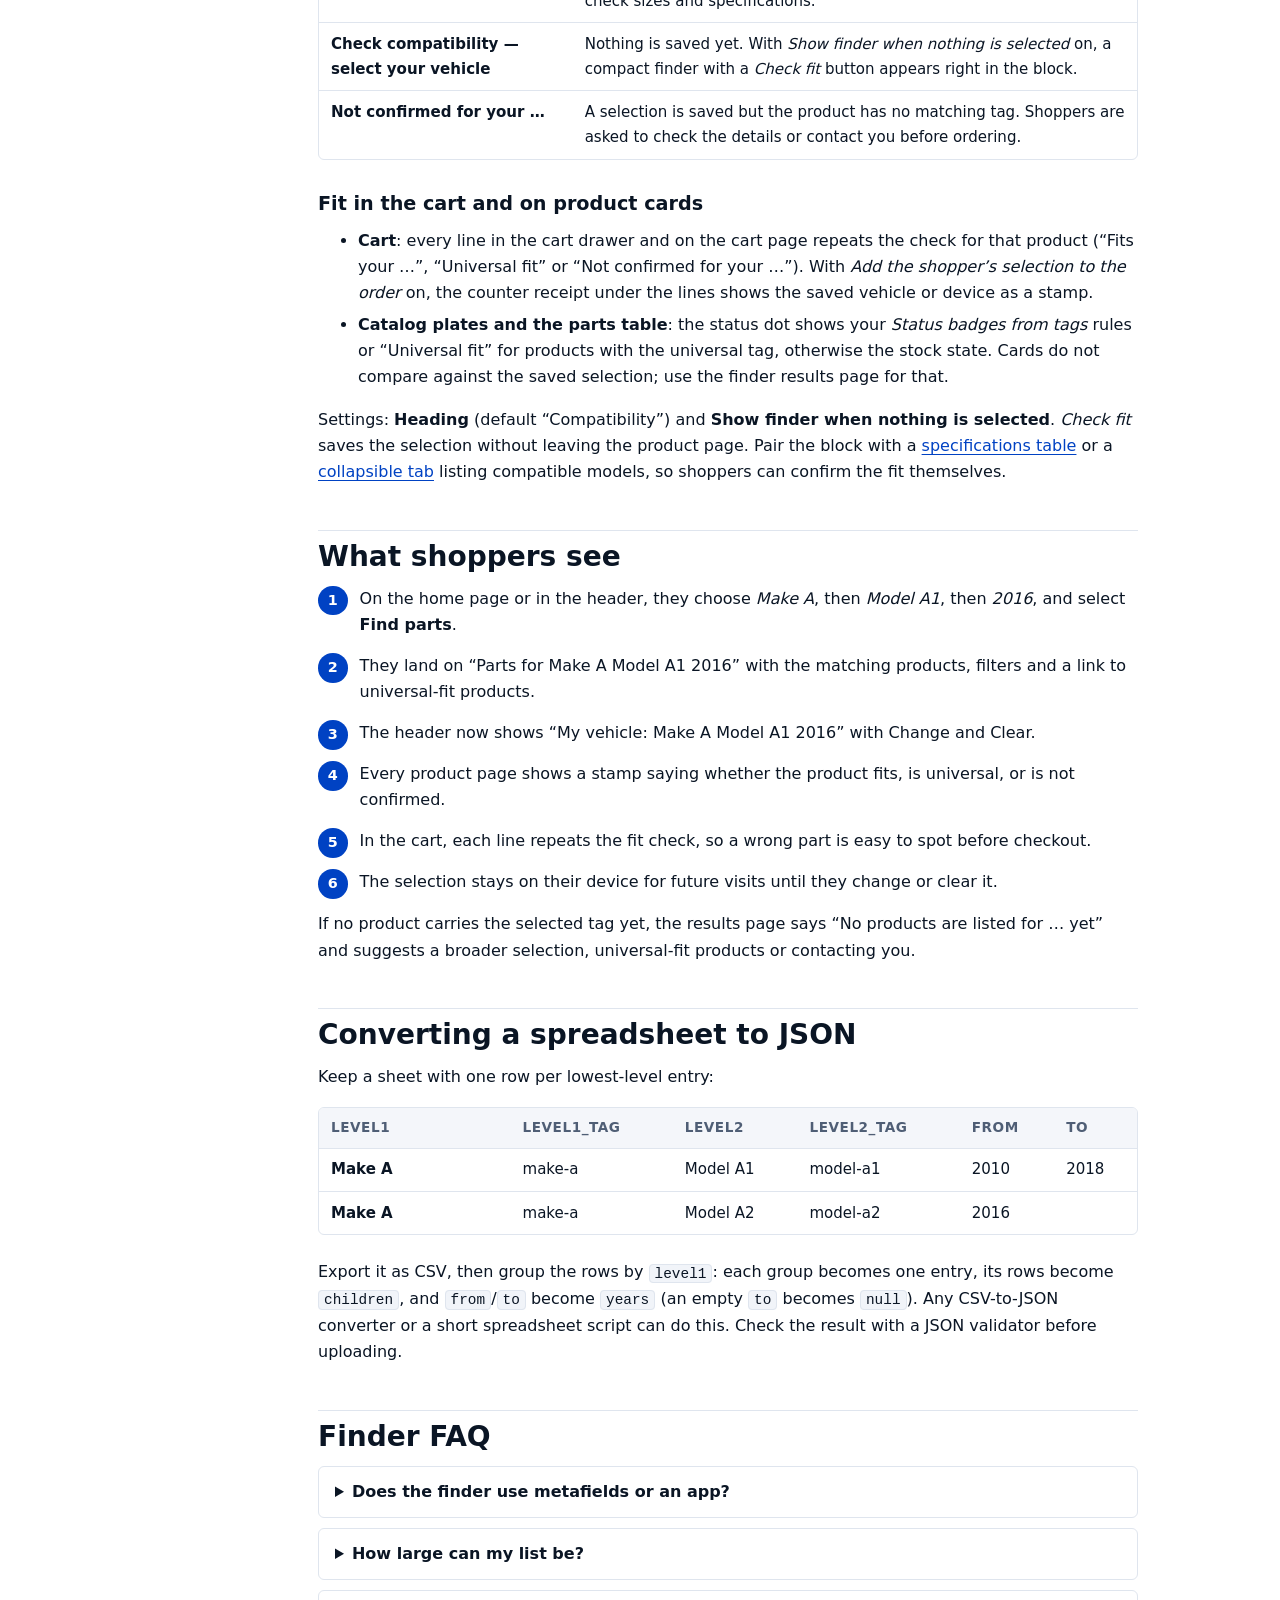
<file: product-finder.html>
<!doctype html>
<html lang="en-US">
<head>
<meta charset="utf-8">
<meta name="viewport" content="width=device-width, initial-scale=1">
<title>Product finder guide | Axlemark theme docs</title>
<meta name="description" content="Set up the Axlemark product finder for vehicles, devices or printers, plus the tag-based size finder, the shop-by-part diagram and the product page fit check.">
<link rel="canonical" href="https://lzzhdfq11-tech.github.io/axlemark-docs/product-finder.html">
<meta name="color-scheme" content="light dark">
<meta name="theme-color" content="#ffffff" media="(prefers-color-scheme: light)">
<meta name="theme-color" content="#0b1220" media="(prefers-color-scheme: dark)">
<meta property="og:type" content="website">
<meta property="og:site_name" content="Axlemark theme documentation">
<meta property="og:title" content="Product finder guide">
<meta property="og:description" content="Set up the Axlemark product finder for vehicles, devices or printers, plus the tag-based size finder, the shop-by-part diagram and the product page fit check.">
<meta property="og:url" content="https://lzzhdfq11-tech.github.io/axlemark-docs/product-finder.html">
<meta property="og:locale" content="en_US">
<meta name="twitter:card" content="summary">
<meta name="twitter:title" content="Product finder guide">
<meta name="twitter:description" content="Set up the Axlemark product finder for vehicles, devices or printers, plus the tag-based size finder, the shop-by-part diagram and the product page fit check.">
<link rel="icon" href="assets/favicon.svg" type="image/svg+xml">
<link rel="stylesheet" href="assets/style.css">
<script src="assets/nav.js"></script>
</head>
<body>
<a class="skip-link" href="#main">Skip to content</a>
<header class="site-header">
<div class="wrap">
<div class="site-nav-row">
<a class="brand" href="index.html"><svg viewBox="0 0 32 32" aria-hidden="true" focusable="false"><rect width="32" height="32" rx="8" fill="currentColor" style="color:var(--accent)"/><circle cx="16" cy="16" r="8.5" fill="none" stroke="var(--bg)" stroke-width="3"/><circle cx="16" cy="16" r="2.6" fill="var(--bg)"/><path d="M16 4.5v5M16 22.5v5M4.5 16h5M22.5 16h5" stroke="var(--bg)" stroke-width="3" stroke-linecap="round"/></svg>Axlemark <span>docs</span></a>
<button class="nav-toggle" type="button" aria-expanded="false" aria-controls="site-nav-list">Menu</button>
</div>
<nav class="site-nav" aria-label="Documentation">
<ul id="site-nav-list"><li><a href="index.html">Overview</a></li><li><a href="getting-started.html">Getting started</a></li><li><a href="product-finder.html" aria-current="page">Product finder</a></li><li><a href="sections.html">Sections</a></li><li><a href="product-page.html">Product page</a></li><li><a href="seo.html">SEO &amp; GEO</a></li><li><a href="faq.html">FAQ</a></li><li><a href="compare.html">Compare</a></li><li><a href="changelog.html">Changelog</a></li><li><a href="support.html">Support</a></li></ul>
</nav>
</div>
</header>
<main id="main" tabindex="-1">
<div class="wrap">
<p class="breadcrumb"><a href="index.html">Docs</a> <span aria-hidden="true">/</span> Product finder guide</p><div class="doc doc--toc"><nav class="toc" aria-label="On this page"><details class="toc-details" open><summary class="toc-title">On this page</summary><ol><li><a href="#concept">How it works</a></li><li><a href="#theme-settings">Theme settings</a></li><li><a href="#tagging">Tag your products</a></li><li><a href="#data-sources">Add your data: two options</a></li><li><a href="#json-format">JSON format</a></li><li><a href="#results-template">Results page: the finder template</a></li><li><a href="#where-it-appears">Where the finder appears</a></li><li><a href="#size-finder">Size finder</a></li><li><a href="#vehicle-diagram">Shop-by-part vehicle diagram</a></li><li><a href="#fitment">The compatibility (fitment) block</a></li><li><a href="#shopper-view">What shoppers see</a></li><li><a href="#csv">Converting a spreadsheet to JSON</a></li><li><a href="#finder-faq">Finder FAQ</a></li></ol></details></nav><article class="doc-body">
<h1>Product finder</h1>
<p class="lead">The Axlemark product finder is a built-in compatibility selector: shoppers pick what they own, such as a vehicle, a phone, a printer or a tire size, in up to three dropdowns and see only the products tagged to fit it. The choice is remembered, shown in the header and checked on every product page. This guide also covers the tag-based size finder and the shop-by-part vehicle diagram.</p>

<h2 id="concept">How it works</h2>
<p>The finder is driven by <strong>product tags</strong>. Every entry in your finder list has a tag. A product fits an entry when the product carries that tag, or the tag of an entry above it.</p>
<figure class="diagram">
<svg viewBox="0 0 760 250" role="img" aria-labelledby="tree-title tree-desc">
<title id="tree-title">Finder entries and product tags</title>
<desc id="tree-desc">Make A has the tag make-a and two models, Model A1 tagged model-a1 and Model A2 tagged model-a2. A product tagged model-a1 fits Model A1. A product tagged make-a fits every model of Make A. A product tagged universal-fit shows Universal fit.</desc>
<defs><marker id="arr2" viewBox="0 0 10 10" refX="9" refY="5" markerWidth="7" markerHeight="7" orient="auto"><path class="d-arrow" d="M0 0L10 5L0 10z"/></marker></defs>
<text class="d-text d-text--muted" x="10" y="20">Finder data</text>
<rect class="d-box d-box--accent" x="10" y="32" width="200" height="56" rx="10"/>
<text class="d-text d-text--bold" x="26" y="56">Make A</text>
<text class="d-text d-text--mono" x="26" y="76">make-a</text>
<rect class="d-box" x="60" y="120" width="180" height="56" rx="10"/>
<text class="d-text d-text--bold" x="76" y="144">Model A1</text>
<text class="d-text d-text--mono" x="76" y="164">model-a1</text>
<rect class="d-box" x="60" y="186" width="180" height="56" rx="10"/>
<text class="d-text d-text--bold" x="76" y="210">Model A2</text>
<text class="d-text d-text--mono" x="76" y="230">model-a2</text>
<path class="d-line" d="M34 88V214H58M34 148H58"/>
<text class="d-text d-text--muted" x="420" y="20">Product tags &rarr; result for a shopper with Model A1 saved</text>
<rect class="d-box" x="420" y="32" width="330" height="56" rx="10"/>
<text class="d-text" x="436" y="56">Tag <tspan class="d-text--mono">model-a1</tspan></text>
<text class="d-text d-text--muted" x="436" y="76">Fits your Make A Model A1</text>
<rect class="d-box" x="420" y="104" width="330" height="56" rx="10"/>
<text class="d-text" x="436" y="128">Tag <tspan class="d-text--mono">make-a</tspan> (parent entry)</text>
<text class="d-text d-text--muted" x="436" y="148">Fits every model of Make A</text>
<rect class="d-box" x="420" y="176" width="330" height="56" rx="10"/>
<text class="d-text" x="436" y="200">Tag <tspan class="d-text--mono">universal-fit</tspan></text>
<text class="d-text d-text--muted" x="436" y="220">Universal fit</text>
<path class="d-line" d="M244 148H414" marker-end="url(#arr2)"/>
</svg>
<figcaption>A product fits an entry when it carries that entry&rsquo;s tag or the tag of an entry above it.</figcaption>
</figure>
<ul>
<li><strong>Levels</strong>: one to three, for example <em>Make &rarr; Model &rarr; Year</em>, <em>Brand &rarr; Device &rarr; Generation</em>, <em>Brand &rarr; Series &rarr; Printer model</em> or <em>Width &rarr; Profile &rarr; Rim</em>.</li>
<li><strong>Results</strong>: after choosing, shoppers land on the results collection filtered by the deepest selected tag.</li>
<li><strong>Saved selection</strong>: stored on the shopper&rsquo;s device and shown as &ldquo;My vehicle: &hellip;&rdquo; in the header, with Change and Clear.</li>
<li><strong>Fit check</strong>: the Fitment check block on product pages compares the saved selection with the product&rsquo;s tags.</li>
</ul>

<h2 id="theme-settings">Theme settings</h2>
<p>Open <em>Online Store &rarr; Themes &rarr; Customize &rarr; Theme settings &rarr; Product finder</em>.</p>
<div class="table-wrap"><table><thead><tr><th scope="col">Setting</th><th scope="col">Type</th><th scope="col">Default</th><th scope="col">Options and notes</th></tr></thead><tbody><tr><td>Enable product finder</td><td>Checkbox</td><td>On</td><td></td></tr><tr><td>What shoppers select</td><td>Text</td><td>&ldquo;vehicle&rdquo;</td><td>Lowercase noun used in messages, e.g. vehicle, device, printer.</td></tr><tr><td>Finder data file URL</td><td>Link</td><td></td><td>Optional. Upload the file in Content → Files and paste the file&#x27;s Shopify URL. For small lists use the Product finder section blocks instead.</td></tr><tr><td>First level label</td><td>Text</td><td>&ldquo;Make&rdquo;</td><td></td></tr><tr><td>Second level label</td><td>Text</td><td>&ldquo;Model&rdquo;</td><td></td></tr><tr><td>Third level label</td><td>Text</td><td>&ldquo;Year&rdquo;</td><td>Leave blank to use two levels only.</td></tr><tr><td>Results collection</td><td>Collection</td><td></td><td>Where shoppers land after choosing. Default: all products.</td></tr><tr><td>Universal fit tag</td><td>Text</td><td><code>universal-fit</code></td><td>Products with this tag show “Universal fit” on the product page.</td></tr><tr><td>Show saved selection in header</td><td>Checkbox</td><td>On</td><td></td></tr></tbody></table></div>
<p>The number of levels follows the labels: leave <strong>Third level label</strong> blank for two levels, or both the second and third blank for one level. The Signal preset uses two levels (Brand / Device).</p>

<h2 id="tagging">Tag your products</h2>
<p>Add tags in <em>Products &rarr; (product) &rarr; Tags</em>, with the bulk editor, or with a CSV import.</p>
<div class="table-wrap"><table><thead><tr><th scope="col">Product tag</th><th scope="col">Result</th></tr></thead><tbody><tr><td><code>model-a1</code></td><td>Fits <strong>Model A1</strong>, all of its years.</td></tr><tr><td><code>make-a</code></td><td>Fits <strong>every model of Make A</strong> (a parent tag).</td></tr><tr><td><code>universal-fit</code> (your universal tag)</td><td>Shows <strong>Universal fit</strong> on the product page and is linked from every results page.</td></tr><tr><td>None of these</td><td>Shows a neutral <strong>Check compatibility</strong> or <strong>Not confirmed for your &hellip;</strong>. The theme never says a product fits without a matching tag.</td></tr></tbody></table></div>
<ul>
<li>Use lowercase letters, numbers and hyphens: <code>model-a1</code>, <code>brand-a</code>, <code>size-205-55-r16</code>.</li>
<li>Tags are compared the way Shopify builds tag URLs, so <code>Model A1</code> and <code>model-a1</code> count as the same tag. Lowercase-hyphen tags are still recommended.</li>
<li>A product that fits several vehicles or devices simply gets several tags.</li>
<li>Tags are visible in your admin only; shoppers see the entry labels.</li>
</ul>

<h2 id="data-sources">Add your data: two options</h2>
<div class="table-wrap"><table><thead><tr><th scope="col"></th><th scope="col">A. Section blocks</th><th scope="col">B. JSON data file</th></tr></thead><tbody><tr><td>Best for</td><td>Small lists (a few dozen entries)</td><td>Large catalogs (hundreds or thousands of entries)</td></tr><tr><td>Where</td><td>Product finder section &rarr; Finder entry blocks</td><td>Content &rarr; Files, then Theme settings &rarr; Finder data file URL</td></tr><tr><td>Levels</td><td>Two, plus an optional year range for the third</td><td>Up to three, with children and/or years</td></tr><tr><td>Extras</td><td>Show in popular group</td><td>Popular group, custom result URL, label separator</td></tr></tbody></table></div>
<div class="note"><strong>Which one is used where?</strong><p>If the Product finder section has entries, that section uses them. Everywhere else (header, product pages, results page) the data file is used. Without a data file, the header and product pages reuse the entries the shopper last saw in the Product finder section, so for small lists with no file, place that section on the home page.</p></div>

<h3 id="option-a">Option A: section blocks</h3>
<ol class="steps">
<li>In the theme editor, add the <strong>Product finder</strong> section to your home page (the presets include it).</li>
<li>Add one <strong>Finder entry</strong> block per first-level item, for example <em>Make A</em>.</li>
<li>Fill in <strong>Label</strong>, <strong>Product tag</strong> (blank means a tag is made from the label, so <em>Make A</em> becomes <code>make-a</code>) and <strong>Second level</strong>.</li>
</ol>
<p><strong>Second level</strong> takes one line per item, <code>Label | tag | years</code>. Years are optional:</p>
<pre><code>Model A1 | model-a1 | 2010-2018
Model A2 | model-a2 | 2016-
Model A3 | model-a3</code></pre>
<p><code>2016-</code> means &ldquo;2016 to the current year&rdquo;. When an item has years and a third level label is set, the third dropdown lists those years. A blank tag is made from the label.</p>

<h3 id="option-b">Option B: JSON data file</h3>
<ol class="steps">
<li>Create a <code>.json</code> file in the format below (or convert a spreadsheet, see <a href="#csv">Converting a spreadsheet</a>).</li>
<li>Upload it in <em>Content &rarr; Files</em> and copy the file&rsquo;s URL.</li>
<li>Paste it into <em>Theme settings &rarr; Product finder &rarr; Finder data file URL</em> and save.</li>
</ol>
<div class="note note--warn"><strong>Use a Shopify Files URL</strong><p>The URL must be the address Shopify gives the file in <em>Content &rarr; Files</em>, or a file served from your own store domain. Addresses on other websites are ignored for security, and the finder then shows &ldquo;The list could not be loaded&rdquo;.</p></div>
<p>Shoppers&rsquo; browsers keep the file for the current visit. When you change it, upload it again under a new name and update the URL.</p>

<h2 id="json-format">JSON format</h2>
<p>The file is a list of first-level entries. Each entry can have <code>children</code> (the next level) and/or <code>years</code>.</p>
<div class="table-wrap"><table><thead><tr><th scope="col">Field</th><th scope="col">Required</th><th scope="col">Meaning</th></tr></thead><tbody><tr><td><code>label</code></td><td>Yes</td><td>Text shown in the dropdown.</td></tr><tr><td><code>tag</code></td><td>Yes*</td><td>Product tag for this entry (lowercase letters, numbers and hyphens). *An entry without a tag can still be chosen, but shoppers are sent to the tag of the entry above it.</td></tr><tr><td><code>children</code></td><td>No</td><td>Entries for the next level. Up to three levels in total; deeper levels are ignored.</td></tr><tr><td><code>years</code></td><td>No</td><td><code>[from, to]</code>. <code>null</code> as <code>to</code> means &ldquo;until now&rdquo;. Used for the next level when there are no children. Years are for display and the saved label; matching uses tags.</td></tr><tr><td><code>url</code></td><td>No</td><td>Send shoppers to this page instead of the tag results, for example a dedicated collection.</td></tr><tr><td><code>popular</code></td><td>No</td><td>First level only: also listed in a &ldquo;Popular&rdquo; group at the top of the dropdown.</td></tr></tbody></table></div>

<h3 id="example-vehicles">Example: vehicles (Make / Model / Year)</h3>
<pre><code>[
  {
    &quot;label&quot;: &quot;Make A&quot;,
    &quot;tag&quot;: &quot;make-a&quot;,
    &quot;popular&quot;: true,
    &quot;children&quot;: [
      { &quot;label&quot;: &quot;Model A1&quot;, &quot;tag&quot;: &quot;model-a1&quot;, &quot;years&quot;: [2010, 2018] },
      { &quot;label&quot;: &quot;Model A2&quot;, &quot;tag&quot;: &quot;model-a2&quot;, &quot;years&quot;: [2016, null] }
    ]
  },
  {
    &quot;label&quot;: &quot;Make B&quot;,
    &quot;tag&quot;: &quot;make-b&quot;,
    &quot;children&quot;: [
      { &quot;label&quot;: &quot;Model B1&quot;, &quot;tag&quot;: &quot;model-b1&quot;, &quot;years&quot;: [2012, 2020] },
      { &quot;label&quot;: &quot;Model B2&quot;, &quot;tag&quot;: &quot;model-b2&quot;, &quot;url&quot;: &quot;/collections/model-b2-parts&quot; }
    ]
  }
]</code></pre>
<p>Model B2 sends shoppers to its own collection through <code>url</code>.</p>

<h3 id="example-devices">Example: devices (Brand / Device / Generation)</h3>
<p>Set the level labels to <em>Brand</em>, <em>Device</em> and <em>Generation</em>, and <strong>What shoppers select</strong> to <em>device</em>. Entries without children (Tablet 10, Watch S) end at the second level.</p>
<pre><code>[
  {
    &quot;label&quot;: &quot;Brand A&quot;,
    &quot;tag&quot;: &quot;brand-a&quot;,
    &quot;popular&quot;: true,
    &quot;children&quot;: [
      {
        &quot;label&quot;: &quot;Phone X&quot;,
        &quot;tag&quot;: &quot;phone-x&quot;,
        &quot;children&quot;: [
          { &quot;label&quot;: &quot;1st generation&quot;, &quot;tag&quot;: &quot;phone-x-gen-1&quot; },
          { &quot;label&quot;: &quot;2nd generation&quot;, &quot;tag&quot;: &quot;phone-x-gen-2&quot; }
        ]
      },
      { &quot;label&quot;: &quot;Tablet 10&quot;, &quot;tag&quot;: &quot;tablet-10&quot; }
    ]
  },
  {
    &quot;label&quot;: &quot;Brand B&quot;,
    &quot;tag&quot;: &quot;brand-b&quot;,
    &quot;children&quot;: [
      { &quot;label&quot;: &quot;Watch S&quot;, &quot;tag&quot;: &quot;watch-s&quot; }
    ]
  }
]</code></pre>
<p>For two levels only (the Signal preset), leave out the generation <code>children</code> and clear the third level label.</p>

<h3 id="example-printers">Example: printers and IT devices (Brand / Series / Model)</h3>
<p>The same format works for ink, toner, drums, batteries, memory and other parts that fit specific devices. Set the level labels to <em>Brand</em>, <em>Series</em> and <em>Model</em>, and <strong>What shoppers select</strong> to <em>printer</em>, so messages read &ldquo;My printer&rdquo; and &ldquo;Fits your printer&rdquo;. Tag each cartridge with every model it fits, for example <code>printer-p100</code> and <code>printer-p200</code>, or with a series tag such as <code>series-p</code> when it fits the whole series.</p>
<pre><code>[
  {
    &quot;label&quot;: &quot;Brand A&quot;,
    &quot;tag&quot;: &quot;printer-brand-a&quot;,
    &quot;popular&quot;: true,
    &quot;children&quot;: [
      {
        &quot;label&quot;: &quot;Series P&quot;,
        &quot;tag&quot;: &quot;series-p&quot;,
        &quot;children&quot;: [
          { &quot;label&quot;: &quot;P100&quot;, &quot;tag&quot;: &quot;printer-p100&quot; },
          { &quot;label&quot;: &quot;P200&quot;, &quot;tag&quot;: &quot;printer-p200&quot; }
        ]
      },
      {
        &quot;label&quot;: &quot;Series L&quot;,
        &quot;tag&quot;: &quot;series-l&quot;,
        &quot;children&quot;: [
          { &quot;label&quot;: &quot;L50 laser&quot;, &quot;tag&quot;: &quot;printer-l50&quot; }
        ]
      }
    ]
  }
]</code></pre>
<p>For laptops, tablets or other devices, use the same pattern with labels such as <em>Brand / Product line / Model</em> and the noun <em>device</em> or <em>laptop</em>.</p>

<h3 id="example-sizes">Example: tire sizes (Width / Profile / Rim)</h3>
<p>Wrap the list in an object with a <code>separator</code> to control how the saved label is joined. Here it reads <strong>205 / 55 / R16</strong> instead of <strong>205 55 R16</strong>.</p>
<pre><code>{
  &quot;separator&quot;: &quot; / &quot;,
  &quot;entries&quot;: [
    {
      &quot;label&quot;: &quot;205&quot;,
      &quot;tag&quot;: &quot;width-205&quot;,
      &quot;children&quot;: [
        {
          &quot;label&quot;: &quot;55&quot;,
          &quot;tag&quot;: &quot;size-205-55&quot;,
          &quot;children&quot;: [
            { &quot;label&quot;: &quot;R16&quot;, &quot;tag&quot;: &quot;size-205-55-r16&quot; },
            { &quot;label&quot;: &quot;R17&quot;, &quot;tag&quot;: &quot;size-205-55-r17&quot; }
          ]
        },
        {
          &quot;label&quot;: &quot;60&quot;,
          &quot;tag&quot;: &quot;size-205-60&quot;,
          &quot;children&quot;: [
            { &quot;label&quot;: &quot;R16&quot;, &quot;tag&quot;: &quot;size-205-60-r16&quot; }
          ]
        }
      ]
    }
  ]
}</code></pre>

<h2 id="results-template">Results page: the finder template</h2>
<p>Shoppers are sent to <code>&lt;results collection&gt;/&lt;tag&gt;?view=finder</code>, for example <code>/collections/all/model-a1?view=finder</code>. The <code>view=finder</code> part loads the <strong>finder</strong> collection template, which Axlemark includes with two sections:</p>
<ol>
<li><strong>Finder results intro</strong>: shows &ldquo;Parts for Make A Model A1&rdquo;, the number of matching products, a <em>Change selection</em> control, a link to universal-fit products and an honest message when nothing is listed yet.</li>
<li><strong>Collection products</strong>: the normal product grid with filters and sorting.</li>
</ol>
<p>To edit it, open the template picker in the theme editor and choose <em>Collections &rarr; finder</em>. If the template is missing (for example after deleting it), create a collection template named <strong>finder</strong> and add the Finder results intro section above the product grid. If you choose a real collection as the results collection, you can also assign the finder template to it.</p>
<h3>Finder results intro settings</h3>
<div class="table-wrap"><table><thead><tr><th scope="col">Setting</th><th scope="col">Type</th><th scope="col">Default</th><th scope="col">Options and notes</th></tr></thead><tbody><tr><td>Heading level</td><td>Select</td><td>H2</td><td>H1 / H2. Use H1 when the collection title is hidden on this template.</td></tr><tr><td>Show product count</td><td>Checkbox</td><td>On</td><td></td></tr><tr><td>Show &quot;Change selection&quot;</td><td>Checkbox</td><td>On</td><td></td></tr><tr><td>Show universal-fit link</td><td>Checkbox</td><td>On</td><td></td></tr></tbody></table></div>

<h2 id="where-it-appears">Where the finder appears</h2>
<div class="table-wrap"><table><thead><tr><th scope="col">Place</th><th scope="col">How to control it</th></tr></thead><tbody><tr><td>Product finder section</td><td>Add it to any template. Settings: eyebrow, heading, subheading, Layout (Inline bar or Card), Alignment, and Quick link blocks.</td></tr><tr><td>Hero</td><td><em>Hero &rarr; Show product finder</em> places the finder on the hero image, with its own Finder color scheme.</td></tr><tr><td>Split hero</td><td><em>Split hero &rarr; Show product finder</em> shows the finder as a card in the left column, with Popular link chips and part-number search examples below it.</td></tr><tr><td>Header strip</td><td><em>Theme settings &rarr; Product finder &rarr; Show saved selection in header</em>. Shows a compact finder, or &ldquo;My vehicle: &hellip; &middot; Change&rdquo; once saved.</td></tr><tr><td>Product pages</td><td>The <strong>Fitment check</strong> block in Product information.</td></tr><tr><td>Results page</td><td>The Finder results intro section on the finder template.</td></tr></tbody></table></div>
<h3>Product finder section</h3>
<div class="table-wrap"><table><thead><tr><th scope="col">Setting</th><th scope="col">Type</th><th scope="col">Default</th><th scope="col">Options and notes</th></tr></thead><tbody><tr><td>Eyebrow text</td><td>Text</td><td></td><td></td></tr><tr><td>Heading</td><td>Text</td><td>&ldquo;Find parts for your vehicle&rdquo;</td><td></td></tr><tr><td>Heading size</td><td>Select</td><td>Medium</td><td>Small / Medium / Large.</td></tr><tr><td>Subheading</td><td>Rich text</td><td></td><td></td></tr><tr><td>Layout</td><td>Select</td><td>Card</td><td>Inline bar / Card.</td></tr><tr><td>Alignment</td><td>Select</td><td>Left</td><td>Left / Center.</td></tr><tr><td>Quick links heading</td><td>Text</td><td>&ldquo;Popular:&rdquo;</td><td></td></tr></tbody></table></div>
<h4 id="block-product-finder-finder_entry">Finder entry</h4><p class="muted">Editor note: One first-level entry (e.g. a make or brand). When this section has entries, they are used instead of the data file.</p><div class="table-wrap"><table><thead><tr><th scope="col">Setting</th><th scope="col">Type</th><th scope="col">Default</th><th scope="col">Options and notes</th></tr></thead><tbody><tr><td>Label</td><td>Text</td><td>&ldquo;Make A&rdquo;</td><td></td></tr><tr><td>Product tag</td><td>Text</td><td></td><td>Products with this tag match the whole entry. Leave blank to use the label as a tag (e.g. &quot;make-a&quot;).</td></tr><tr><td>Second level</td><td>Multi-line text</td><td></td><td>One per line: Label | tag | years. Years are optional, e.g. &quot;Model A1 | model-a1 | 2010-2018&quot; or &quot;2019-&quot; for up to now.</td></tr><tr><td>Show in popular group</td><td>Checkbox</td><td>Off</td><td>Listed first in the dropdown.</td></tr></tbody></table></div><h4 id="block-product-finder-quick_link">Quick link</h4><div class="table-wrap"><table><thead><tr><th scope="col">Setting</th><th scope="col">Type</th><th scope="col">Default</th><th scope="col">Options and notes</th></tr></thead><tbody><tr><td>Label</td><td>Text</td><td>&ldquo;Popular selection&rdquo;</td><td></td></tr><tr><td>Link</td><td>Link</td><td></td><td>For example a results collection filtered by a tag, or a collection for a popular size.</td></tr></tbody></table></div>
<p>Quick links add chips under the dropdowns, for example popular selections or sizes. Link each one to a tag page such as <code>/collections/all/model-a1</code>. The easiest way is to use the finder once and copy the address from your browser.</p>

<h2 id="size-finder">Size finder</h2>
<p>The <strong>Size finder</strong> section is a separate, tag-driven finder for products sold by size, such as tires, wheels, filters or batteries. Instead of a data file, it reads the product tags of one collection and turns every tag that matches a <strong>tag pattern</strong> into a valid size. Shoppers pick each part of the size in turn, only combinations that exist are offered, and the button opens the collection filtered by that tag.</p>
<ol class="steps">
<li>Tag each product with its size in one fixed format, for example <code>tyre-205-55-r16</code> for a 205/55R16 tire.</li>
<li>Add the <strong>Size finder</strong> section, choose the collection that holds these products and enter the matching <strong>Tag pattern</strong>: <code>tyre-{1}-{2}-r{3}</code>. <code>{1}</code>, <code>{2}</code> and <code>{3}</code> are the size parts; the text between them must match your tags exactly.</li>
<li>Set the labels for each part, for example <em>Width</em>, <em>Profile</em> and <em>Rim</em>. One to three parts are supported.</li>
<li>Optionally add <strong>Popular size</strong> blocks (label and tag) for one-click chips, and a help link explaining where to find the size.</li>
</ol>
<div class="table-wrap"><table><thead><tr><th scope="col">Tag pattern</th><th scope="col">Matching tag</th><th scope="col">Dropdowns</th></tr></thead><tbody>
<tr><td><code>tyre-{1}-{2}-r{3}</code></td><td><code>tyre-205-55-r16</code></td><td>Width 205 &rarr; Profile 55 &rarr; Rim 16</td></tr>
<tr><td><code>wheel-{1}x{2}</code></td><td><code>wheel-17x7</code></td><td>Diameter 17 &rarr; Width 7</td></tr>
<tr><td><code>battery-group-{1}</code></td><td><code>battery-group-48</code></td><td>Group size 48</td></tr>
</tbody></table></div>
<p>The popular size chips and the &ldquo;All&rdquo; link work without JavaScript. Use the Size finder for size-based products and the product finder for vehicles or devices; both can be on the same page.</p>
<h3>Size finder settings</h3>
<div class="table-wrap"><table><thead><tr><th scope="col">Setting</th><th scope="col">Type</th><th scope="col">Default</th><th scope="col">Options and notes</th></tr></thead><tbody><tr><td>Heading</td><td>Text</td><td>&ldquo;Find tires by size&rdquo;</td><td></td></tr><tr><td>Subheading</td><td>Text</td><td>&ldquo;Pick the size printed on your tire sidewall to see every matching tire.&rdquo;</td><td></td></tr><tr><td>Help link label</td><td>Text</td><td>&ldquo;How to read your tire size&rdquo;</td><td></td></tr><tr><td>Help link</td><td>Link</td><td></td><td></td></tr><tr class="subhead"><td colspan="4">Sizes</td></tr><tr><td>Collection</td><td>Collection</td><td></td><td>Sizes come from the product tags of this collection.</td></tr><tr><td>Tag pattern</td><td>Text</td><td>&ldquo;tyre-{1}-{2}-r{3}&rdquo;</td><td>Use {1}, {2} and {3} for the size parts, separated by fixed text. Example: tyre-{1}-{2}-r{3} matches the tag tyre-205-55-r16. One to three parts are supported.</td></tr><tr><td>Label for part 1</td><td>Text</td><td>&ldquo;Width&rdquo;</td><td></td></tr><tr><td>Label for part 2</td><td>Text</td><td>&ldquo;Profile&rdquo;</td><td></td></tr><tr><td>Label for part 3</td><td>Text</td><td>&ldquo;Rim&rdquo;</td><td></td></tr><tr><td>Button label</td><td>Text</td><td>&ldquo;Find tires&rdquo;</td><td></td></tr><tr><td>Example text</td><td>Rich text</td><td></td><td></td></tr><tr><td>Popular sizes heading</td><td>Text</td><td>&ldquo;Popular sizes&rdquo;</td><td></td></tr><tr><td>&quot;All&quot; link label</td><td>Text</td><td>&ldquo;All tires&rdquo;</td><td>Links to the whole collection. Leave empty to hide.</td></tr></tbody></table></div><h4>Popular size block</h4>
<div class="table-wrap"><table><thead><tr><th scope="col">Setting</th><th scope="col">Type</th><th scope="col">Default</th><th scope="col">Options and notes</th></tr></thead><tbody><tr><td>Label</td><td>Text</td><td>&ldquo;205/55R16&rdquo;</td><td></td></tr><tr><td>Product tag</td><td>Text</td><td>&ldquo;tyre-205-55-r16&rdquo;</td><td>Opens the collection filtered by this tag.</td></tr></tbody></table></div>

<h2 id="vehicle-diagram">Shop-by-part vehicle diagram</h2>
<p>The vehicle diagram is an exploded view, like the figures in a workshop manual, that lets shoppers browse by where a part sits on the vehicle. They switch between <strong>hatchback, sedan, SUV and pickup</strong>, and between the <strong>exterior and interior</strong> views. Every hotspot is a numbered callout (01, 02 &hellip;), and a parts index repeats the same numbers and names. Selecting a callout opens a panel with the part name, a short text and links to shop; each index row links straight to the part&rsquo;s collection (or its first link, or a search), and hovering a row highlights its callout. It uses original artwork with no vehicle brands, works with the keyboard and needs no images from you.</p>
<p>The drawing is set in a figure plate with a FIG label and the drafting grid, and is drawn in the <strong>Line art colour</strong> from <em>Theme settings &rarr; Catalog style</em> (blueprint blue in the Axlemark preset). In the Shop by part section the parts index sits beside the drawing; in the Split hero it is a ruled legend row under the drawing. The line drawing animates in once, and not at all for shoppers who prefer reduced motion.</p>
<p>It is available in two places:</p>
<ul>
<li>The <strong>Shop by part</strong> section, on its own.</li>
<li>The <strong>Split hero</strong> section with <em>Right column &rarr; Content</em> set to <em>Vehicle diagram</em> (the <em>Split hero with vehicle diagram</em> preset), next to the finder card.</li>
</ul>
<ol class="steps">
<li>Choose which body styles to show and which one appears first. Turn off the interior view if you do not need it.</li>
<li>Add a <strong>Hotspot</strong> block for each part area (up to 12), choose <em>Exterior</em> or <em>Interior</em>, and drag the horizontal and vertical position sliders until the dot sits on the part.</li>
<li>Enter the part name and choose a collection for the <em>Shop</em> button, or add up to three links (for example front and rear brake pads). With no collection and no links, the hotspot links to a search for its part name.</li>
</ol>
<h3>Diagram settings (Shop by part section)</h3>
<div class="table-wrap"><table><thead><tr><th scope="col">Setting</th><th scope="col">Type</th><th scope="col">Default</th><th scope="col">Options and notes</th></tr></thead><tbody><tr><td>Heading</td><td>Text</td><td>&ldquo;Shop by part&rdquo;</td><td></td></tr><tr><td>Heading size</td><td>Select</td><td>Medium</td><td>Small / Medium / Large.</td></tr><tr><td>Subheading</td><td>Rich text</td><td></td><td></td></tr><tr class="subhead"><td colspan="4">Vehicle diagram</td></tr><tr><td>Show interior view</td><td>Checkbox</td><td>On</td><td></td></tr><tr><td>Show hatchback</td><td>Checkbox</td><td>On</td><td></td></tr><tr><td>Show sedan</td><td>Checkbox</td><td>On</td><td></td></tr><tr><td>Show SUV</td><td>Checkbox</td><td>On</td><td></td></tr><tr><td>Show pickup</td><td>Checkbox</td><td>On</td><td></td></tr><tr><td>Body style shown first</td><td>Select</td><td>Sedan</td><td>Hatchback / Sedan / SUV / Pickup.</td></tr></tbody></table></div><h4>Hotspot block</h4>
<div class="table-wrap"><table><thead><tr><th scope="col">Setting</th><th scope="col">Type</th><th scope="col">Default</th><th scope="col">Options and notes</th></tr></thead><tbody><tr><td>View</td><td>Select</td><td>Exterior</td><td>Exterior / Interior.</td></tr><tr><td>Horizontal position</td><td>Range</td><td>50%</td><td>0&ndash;100%.</td></tr><tr><td>Vertical position</td><td>Range</td><td>50%</td><td>0&ndash;100%.</td></tr><tr><td>Part name</td><td>Text</td><td>&ldquo;Part name&rdquo;</td><td></td></tr><tr><td>Text</td><td>Rich text</td><td></td><td></td></tr><tr><td>Collection</td><td>Collection</td><td></td><td>Adds a &quot;Shop&quot; button. Without a collection or links, a search link for the part name is shown.</td></tr><tr><td>Link 1 label</td><td>Text</td><td></td><td></td></tr><tr><td>Link 1</td><td>Link</td><td></td><td></td></tr><tr><td>Link 2 label</td><td>Text</td><td></td><td></td></tr><tr><td>Link 2</td><td>Link</td><td></td><td></td></tr><tr><td>Link 3 label</td><td>Text</td><td></td><td></td></tr><tr><td>Link 3</td><td>Link</td><td></td><td></td></tr></tbody></table></div>

<h2 id="fitment">The compatibility (fitment) block</h2>
<p>Add <strong>Fitment check</strong> to the Product information section (it is in the default product template, near the part number). It compares the shopper&rsquo;s saved selection with the product&rsquo;s tags and shows its verdict as a catalog stamp, a boxed uppercase label you can read across the room (FITS YOUR &hellip;, UNIVERSAL FIT, CHECK FIT or NOT CONFIRMED), with one of four messages:</p>
<div class="table-wrap"><table><thead><tr><th scope="col">Message</th><th scope="col">When</th></tr></thead><tbody><tr><td><strong>Fits your Make A Model A1</strong></td><td>The product carries the selected tag or one of its parent tags.</td></tr><tr><td><strong>Universal fit</strong></td><td>The product carries your universal fit tag. A note asks shoppers to check sizes and specifications.</td></tr><tr><td><strong>Check compatibility &mdash; select your vehicle</strong></td><td>Nothing is saved yet. With <em>Show finder when nothing is selected</em> on, a compact finder with a <em>Check fit</em> button appears right in the block.</td></tr><tr><td><strong>Not confirmed for your &hellip;</strong></td><td>A selection is saved but the product has no matching tag. Shoppers are asked to check the details or contact you before ordering.</td></tr></tbody></table></div>
<h3 id="fit-elsewhere">Fit in the cart and on product cards</h3>
<ul>
<li><strong>Cart</strong>: every line in the cart drawer and on the cart page repeats the check for that product (&ldquo;Fits your &hellip;&rdquo;, &ldquo;Universal fit&rdquo; or &ldquo;Not confirmed for your &hellip;&rdquo;). With <em>Add the shopper&rsquo;s selection to the order</em> on, the counter receipt under the lines shows the saved vehicle or device as a stamp.</li>
<li><strong>Catalog plates and the parts table</strong>: the status dot shows your <em>Status badges from tags</em> rules or &ldquo;Universal fit&rdquo; for products with the universal tag, otherwise the stock state. Cards do not compare against the saved selection; use the finder results page for that.</li>
</ul>
<p>Settings: <strong>Heading</strong> (default &ldquo;Compatibility&rdquo;) and <strong>Show finder when nothing is selected</strong>. <em>Check fit</em> saves the selection without leaving the product page. Pair the block with a <a href="product-page.html#specs">specifications table</a> or a <a href="product-page.html#tabs">collapsible tab</a> listing compatible models, so shoppers can confirm the fit themselves.</p>

<h2 id="shopper-view">What shoppers see</h2>
<ol class="steps">
<li>On the home page or in the header, they choose <em>Make A</em>, then <em>Model A1</em>, then <em>2016</em>, and select <strong>Find parts</strong>.</li>
<li>They land on &ldquo;Parts for Make A Model A1 2016&rdquo; with the matching products, filters and a link to universal-fit products.</li>
<li>The header now shows &ldquo;My vehicle: Make A Model A1 2016&rdquo; with Change and Clear.</li>
<li>Every product page shows a stamp saying whether the product fits, is universal, or is not confirmed.</li>
<li>In the cart, each line repeats the fit check, so a wrong part is easy to spot before checkout.</li>
<li>The selection stays on their device for future visits until they change or clear it.</li>
</ol>
<p>If no product carries the selected tag yet, the results page says &ldquo;No products are listed for &hellip; yet&rdquo; and suggests a broader selection, universal-fit products or contacting you.</p>

<h2 id="csv">Converting a spreadsheet to JSON</h2>
<p>Keep a sheet with one row per lowest-level entry:</p>
<div class="table-wrap"><table><thead><tr><th scope="col">level1</th><th scope="col">level1_tag</th><th scope="col">level2</th><th scope="col">level2_tag</th><th scope="col">from</th><th scope="col">to</th></tr></thead><tbody><tr><td>Make A</td><td>make-a</td><td>Model A1</td><td>model-a1</td><td>2010</td><td>2018</td></tr><tr><td>Make A</td><td>make-a</td><td>Model A2</td><td>model-a2</td><td>2016</td><td></td></tr></tbody></table></div>
<p>Export it as CSV, then group the rows by <code>level1</code>: each group becomes one entry, its rows become <code>children</code>, and <code>from</code>/<code>to</code> become <code>years</code> (an empty <code>to</code> becomes <code>null</code>). Any CSV-to-JSON converter or a short spreadsheet script can do this. Check the result with a JSON validator before uploading.</p>

<h2 id="finder-faq">Finder FAQ</h2>
<details class="faq"><summary>Does the finder use metafields or an app?</summary><div><p>No. It works with product tags and data you add in the theme (section blocks or a JSON file). No app, external service or account is needed.</p></div></details><details class="faq"><summary>How large can my list be?</summary><div><p>Section blocks suit lists of up to a few dozen first-level entries. For hundreds or thousands of entries, use a JSON data file. The file is downloaded once per browser session, so keep it lean: only <code>label</code>, <code>tag</code> and the optional fields you need.</p></div></details><details class="faq"><summary>Do years affect which products are shown?</summary><div><p>No. Years are shown in the third dropdown and in the saved label, but matching uses tags. If parts differ by year range, make each range its own entry with its own tag (for example <code>model-a1-2010-2014</code> and <code>model-a1-2015-2018</code>), using <code>children</code> instead of <code>years</code>.</p></div></details><details class="faq"><summary>Why does a product show &ldquo;Not confirmed for your &hellip;&rdquo;?</summary><div><p>The product does not carry the selected entry&rsquo;s tag, any parent tag or the universal tag. Add the right tag to the product, or add compatibility details in a collapsible tab or specifications table so shoppers can check.</p></div></details><details class="faq"><summary>I updated my JSON file but shoppers still see the old list.</summary><div><p>Browsers keep the file for the current visit. Upload the new file under a new name and update <strong>Finder data file URL</strong>, so every new visit loads it right away.</p></div></details><details class="faq"><summary>The finder says &ldquo;The list could not be loaded&rdquo;.</summary><div><p>The file is not valid JSON, or the URL is not a Shopify Files URL or a file on your own store domain (other addresses are ignored for security). Validate the file with any JSON validator, upload it in <em>Content &rarr; Files</em> and paste the URL Shopify shows. Shoppers can still use <strong>Browse all products</strong> in the meantime.</p></div></details><details class="faq"><summary>Does it work with collection filters?</summary><div><p>Yes. The results page is a normal collection page, so filters, sorting and pagination from the Collection products section all work on top of the finder selection.</p></div></details><details class="faq"><summary>Is shopper data stored or sent anywhere?</summary><div><p>The saved selection is stored only in the shopper&rsquo;s own browser (local storage) so it can be shown in the header and checked on product pages. It is not sent to your store or to any third party, and shoppers can remove it with <strong>Clear</strong>.</p></div></details><details class="faq"><summary>How do I turn the finder off?</summary><div><p>Uncheck <em>Theme settings &rarr; Product finder &rarr; Enable product finder</em>. This hides the finder sections, the header strip and the product page fit check. To hide only the header strip, uncheck <strong>Show saved selection in header</strong>.</p></div></details>
</article></div>
</div>
</main>
<footer class="site-footer">
<div class="wrap">
<p>Axlemark 2.0.0 &middot; Documentation by Axlemark theme support</p>
<ul>
<li><a href="getting-started.html">Getting started</a></li>
<li><a href="changelog.html">Changelog</a></li>
<li><a href="support.html">Support</a></li>
<li><a href="https://themes.shopify.com/themes?q=axlemark">Theme Store listing</a></li>
</ul>
</div>
</footer>
</body>
</html>
</file>
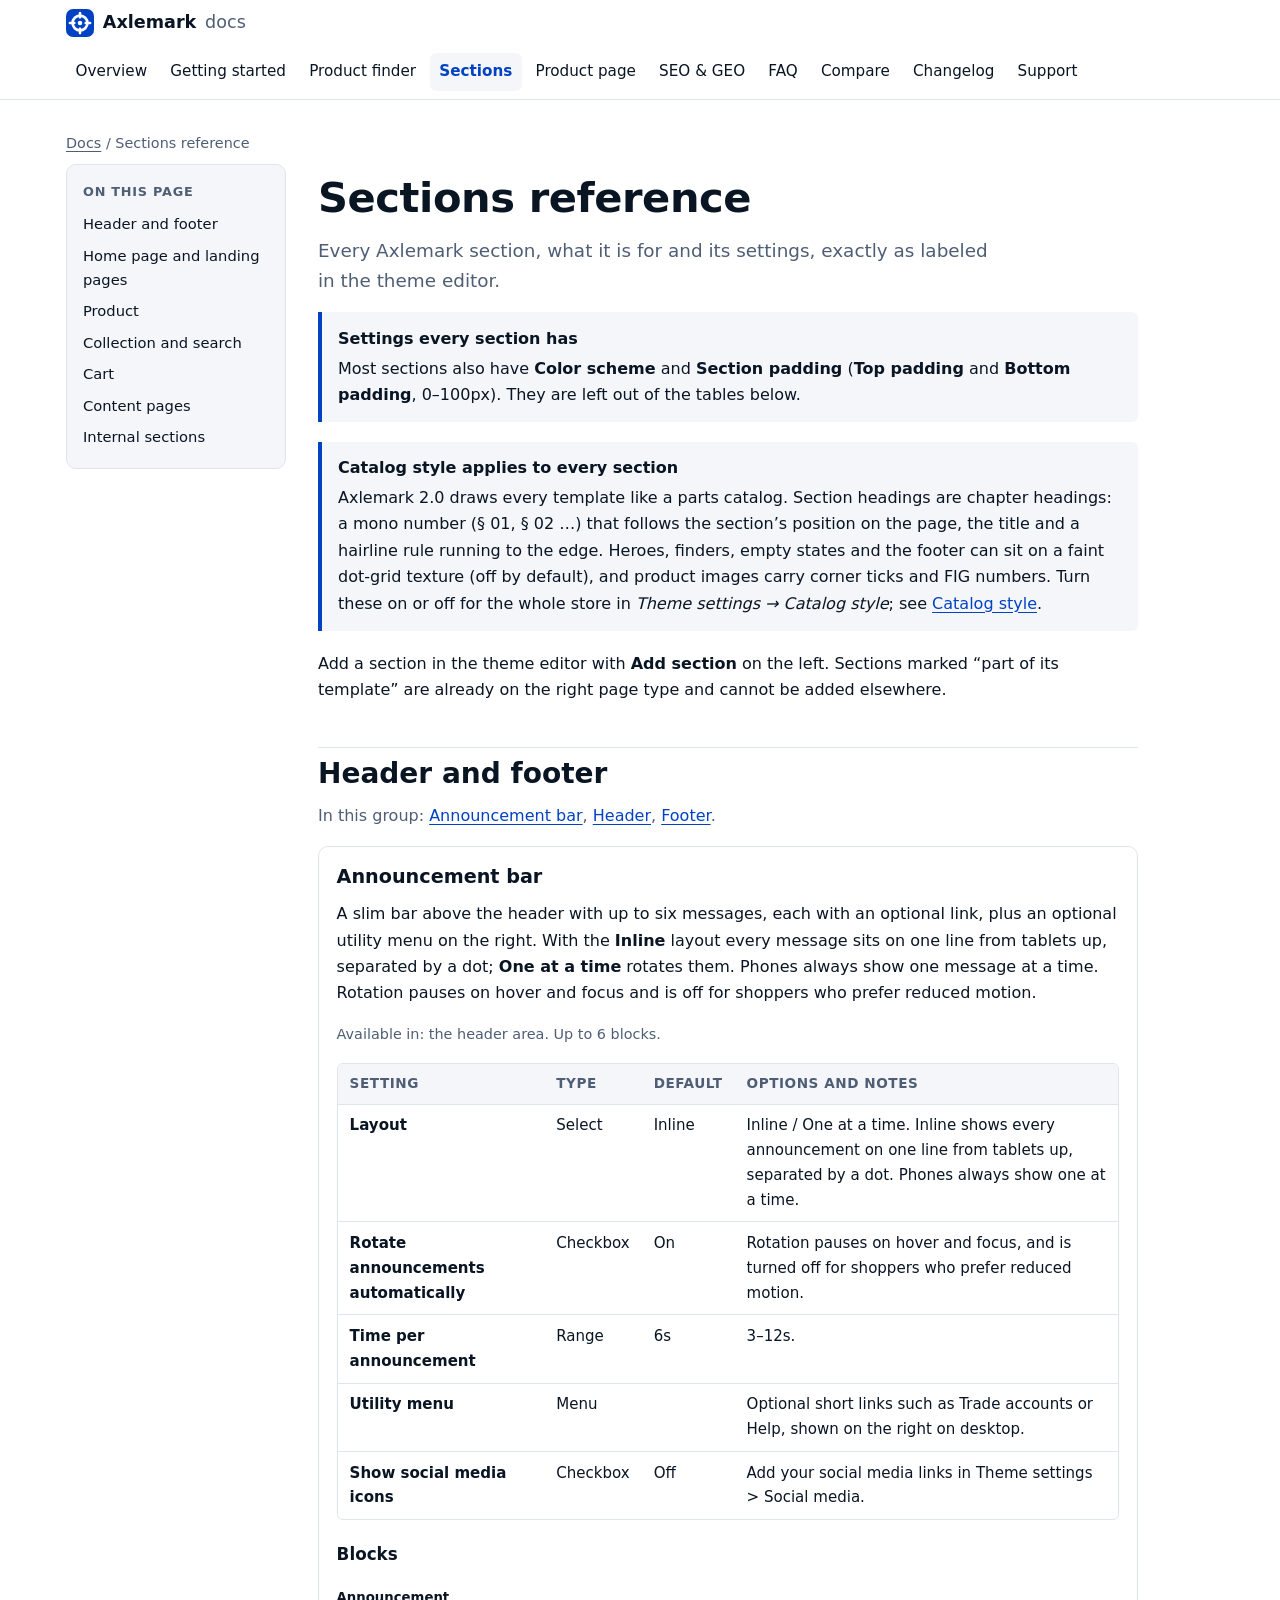
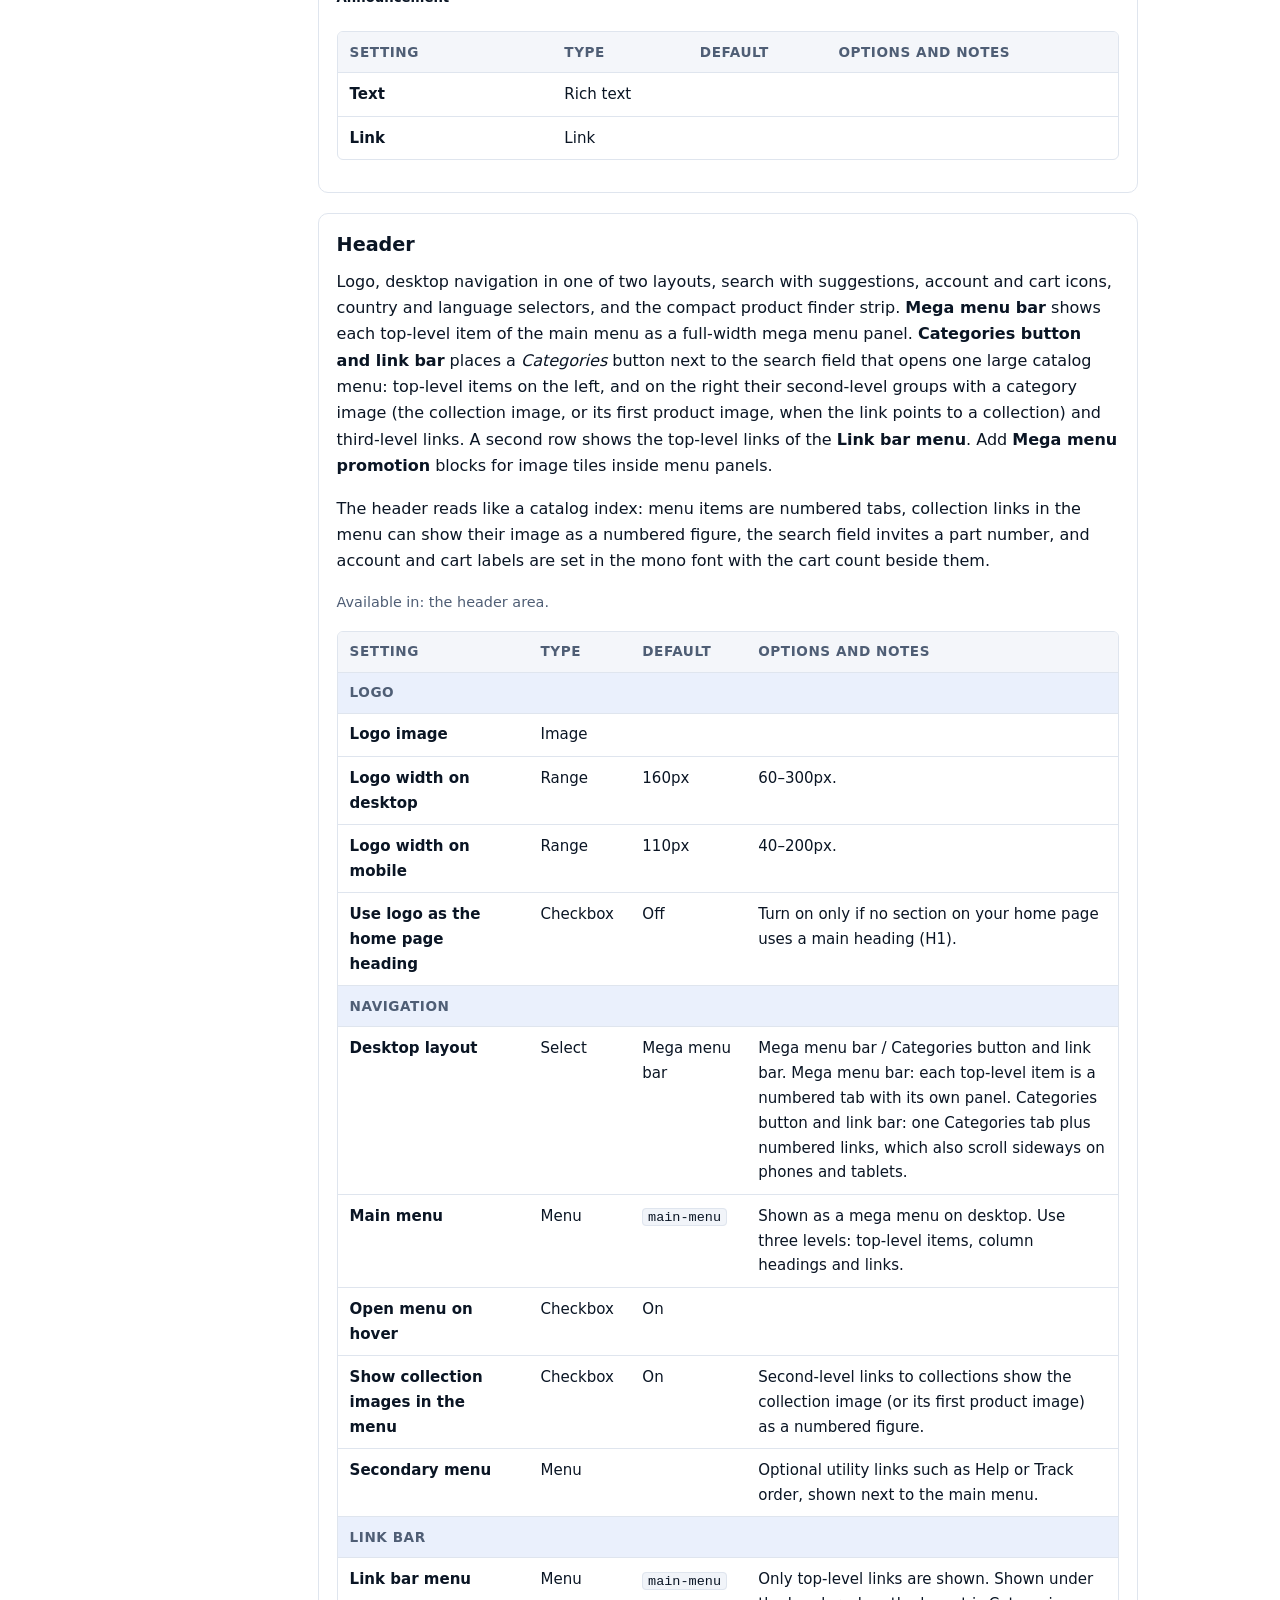
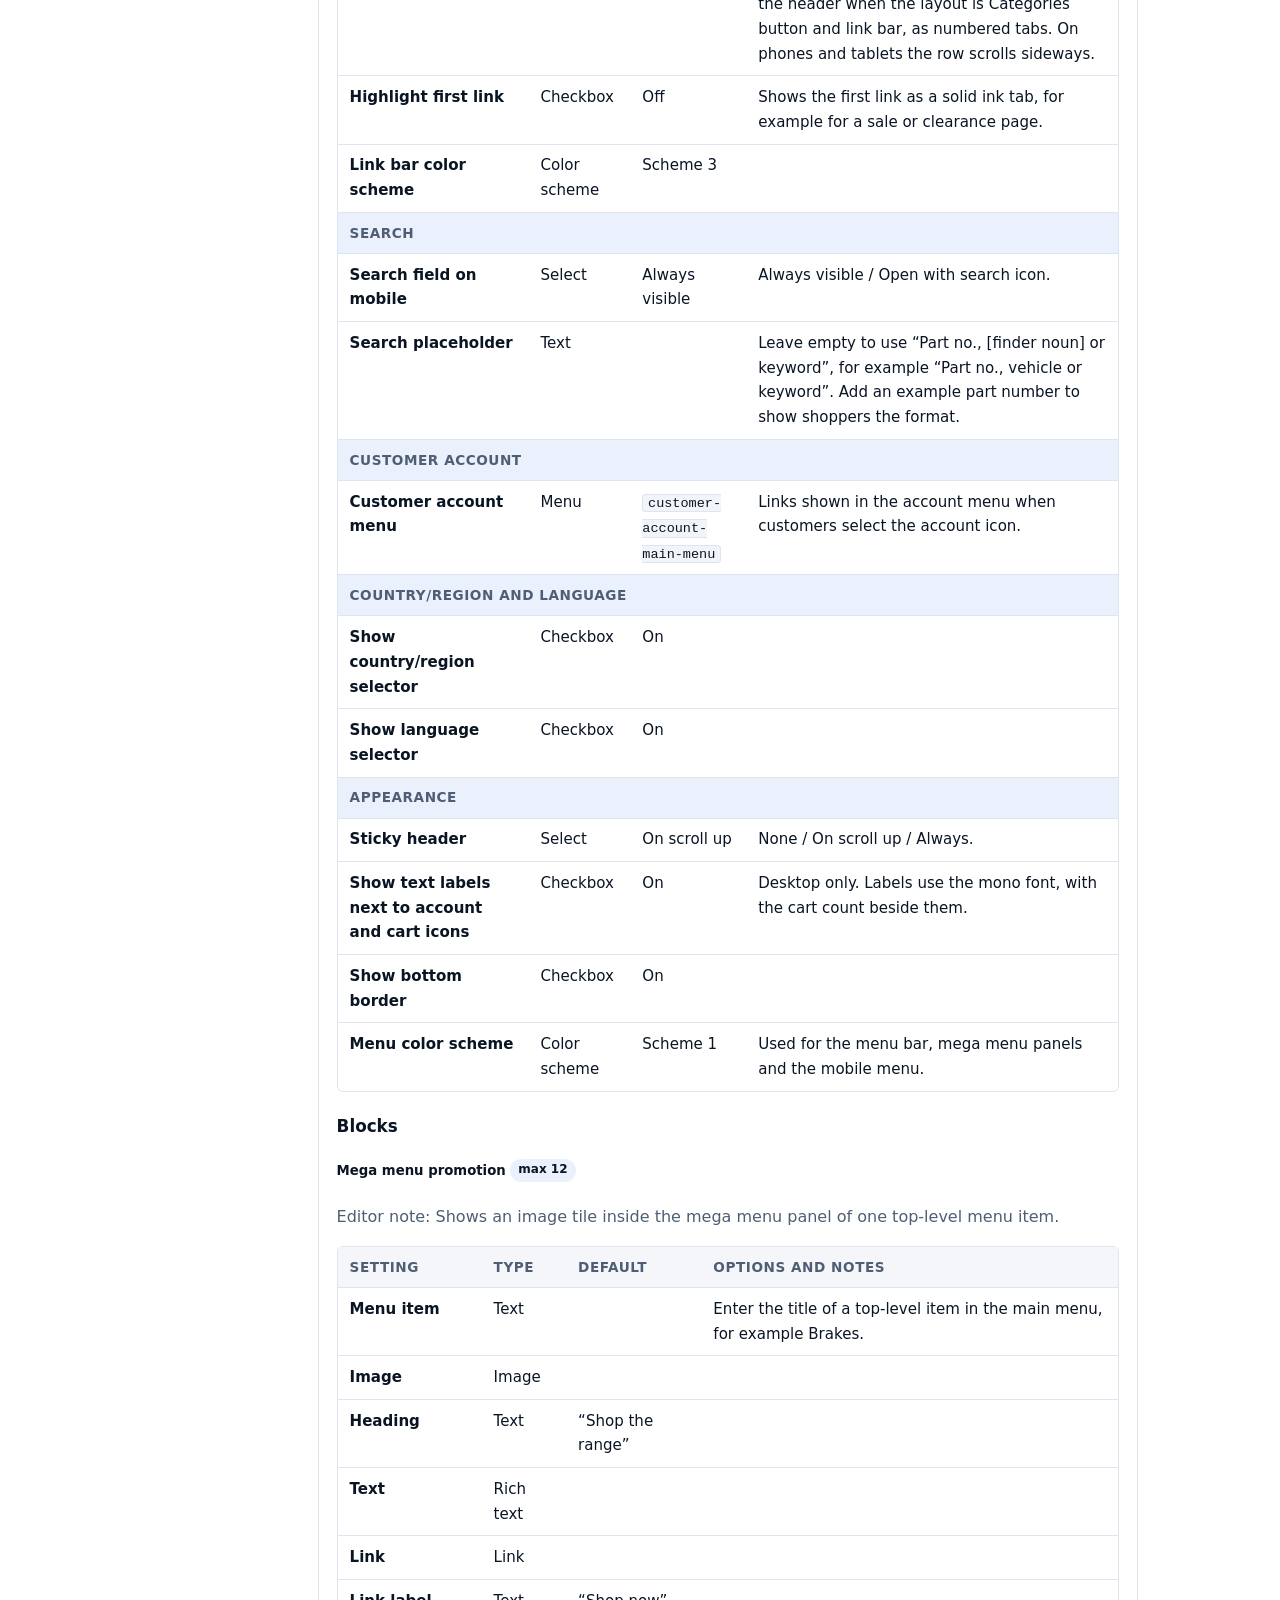
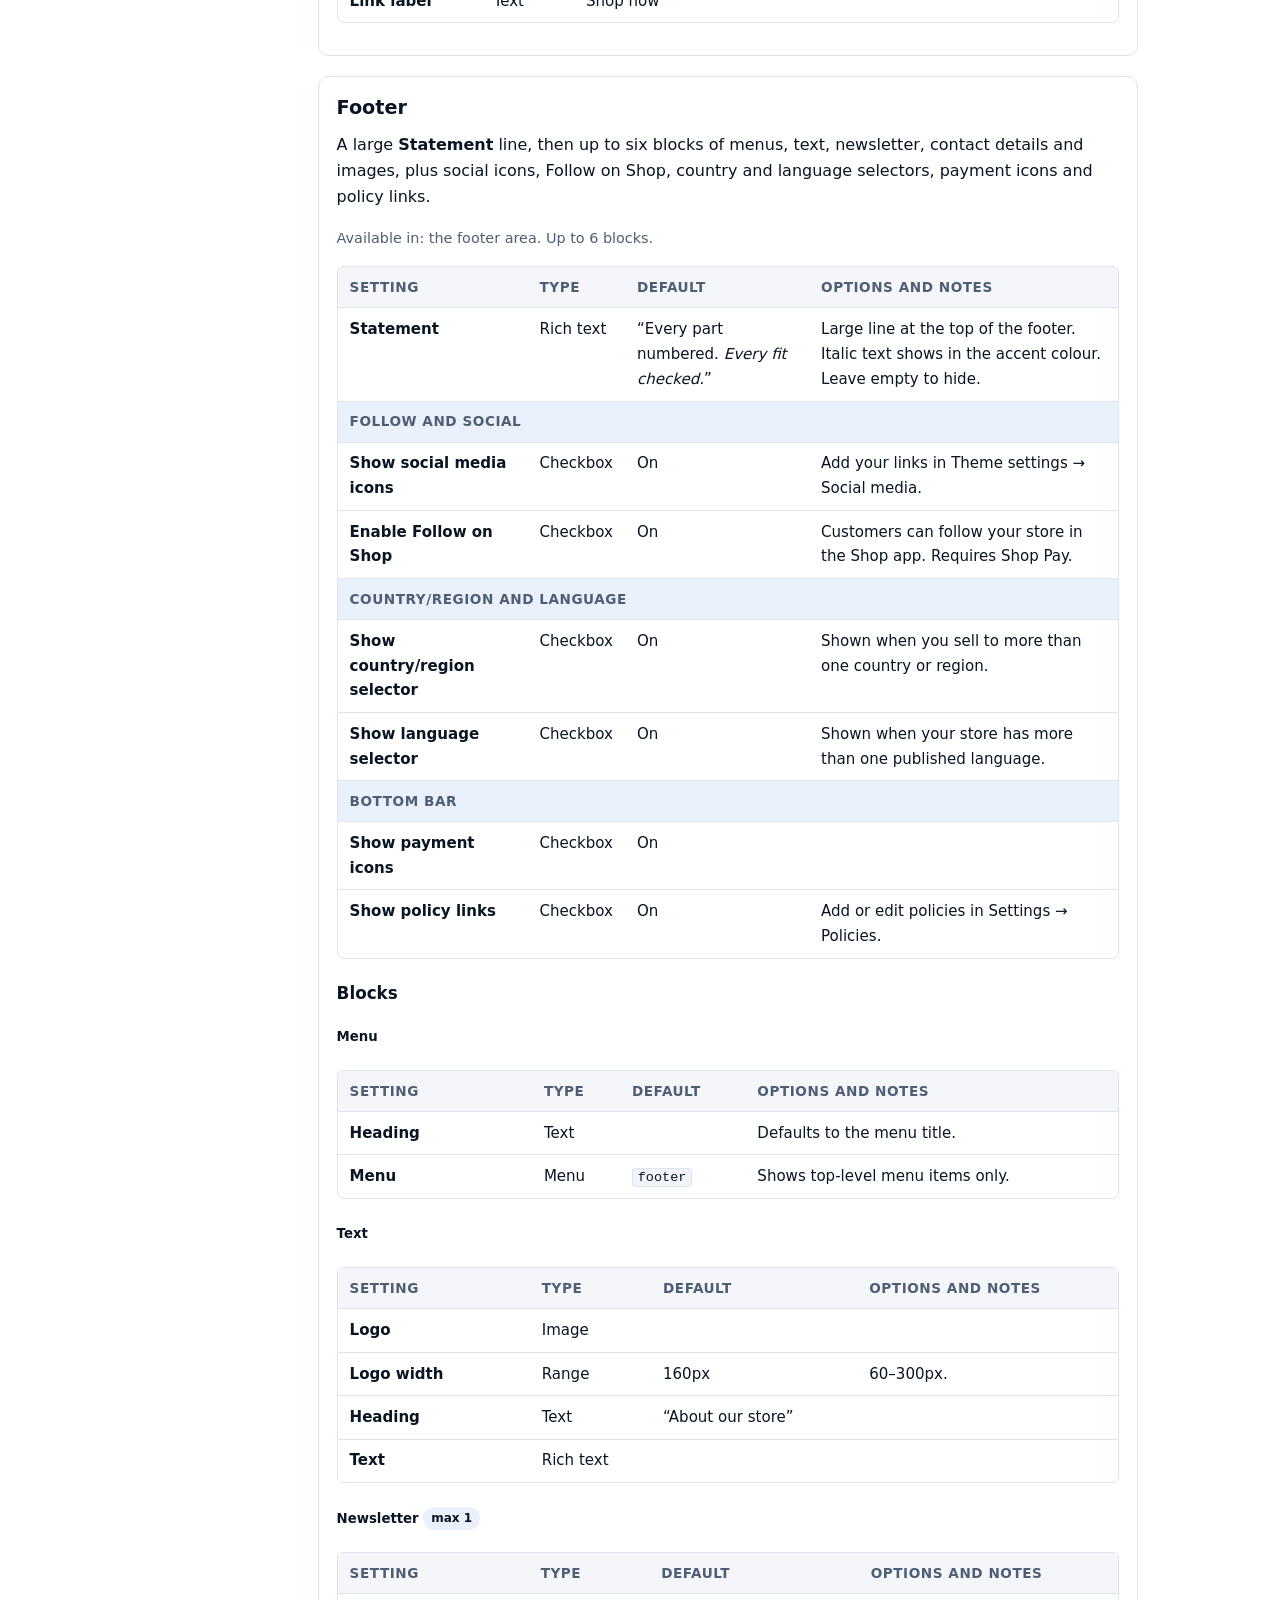
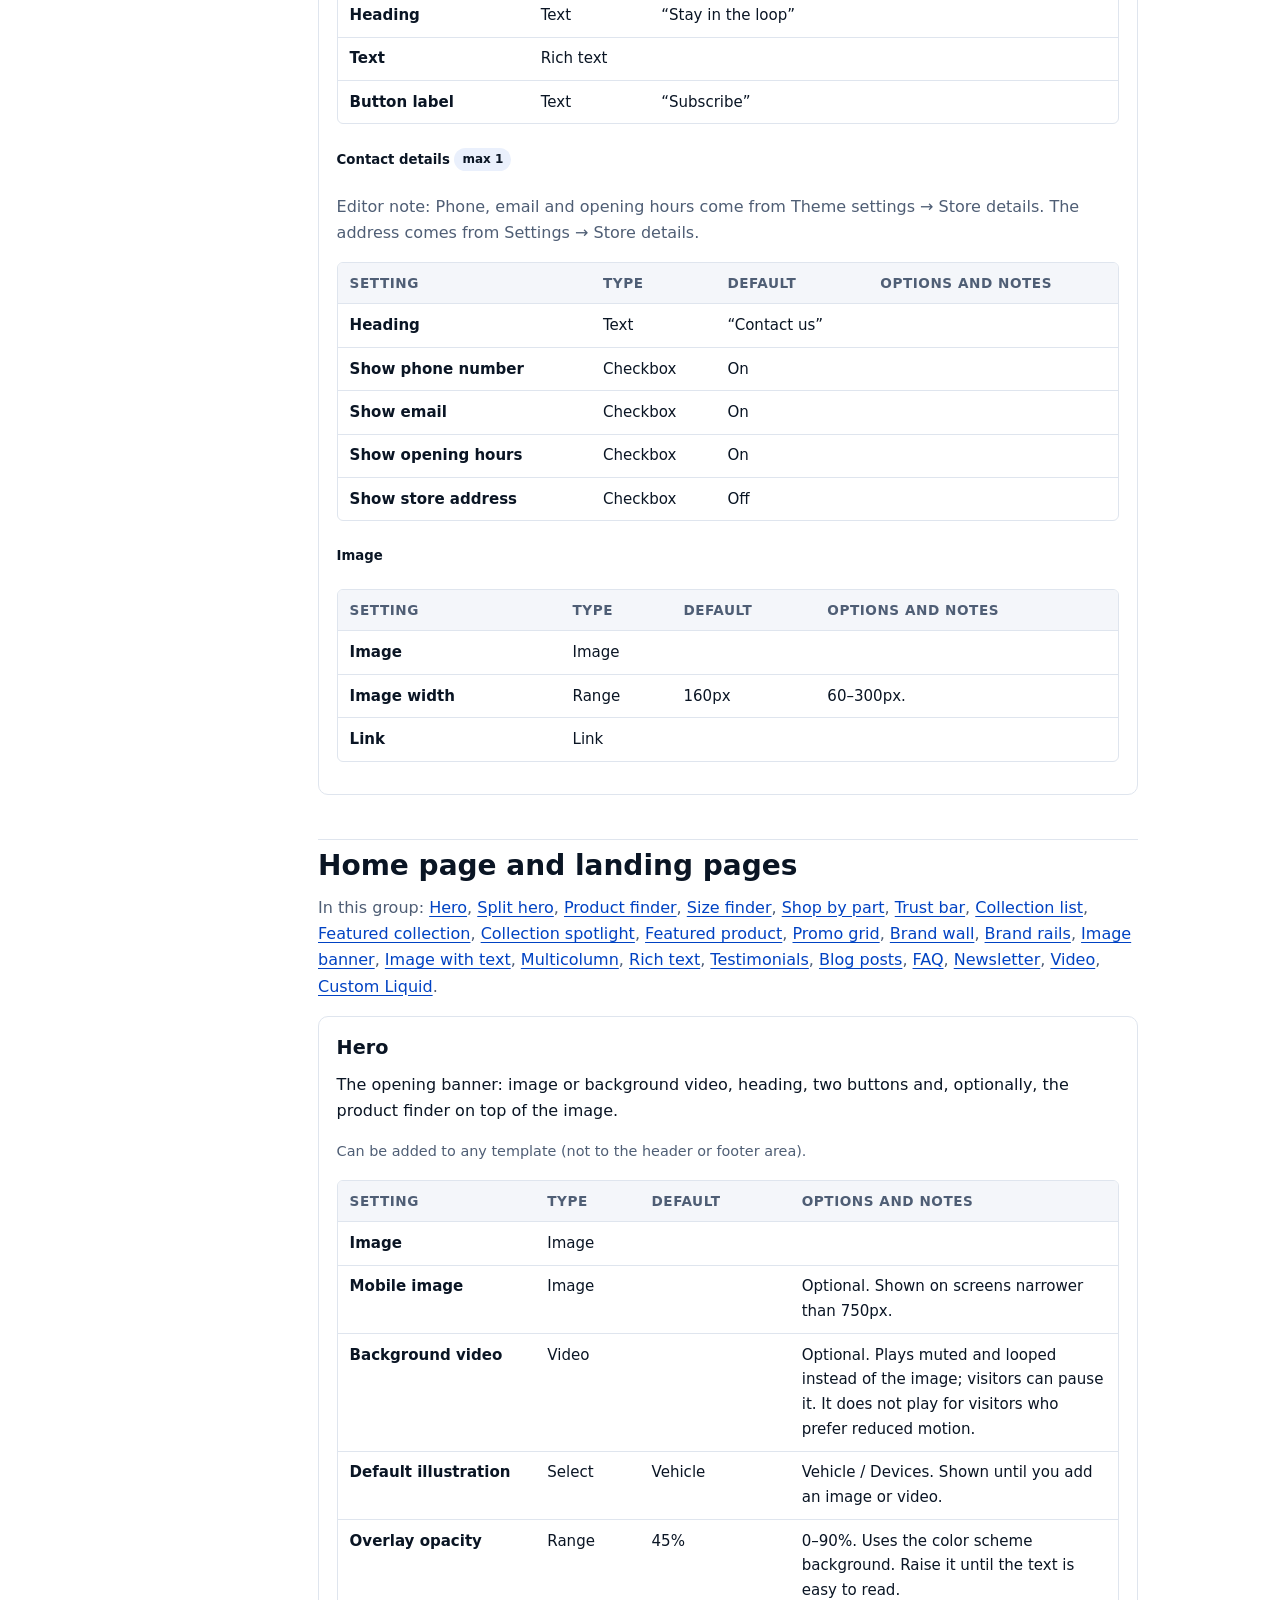
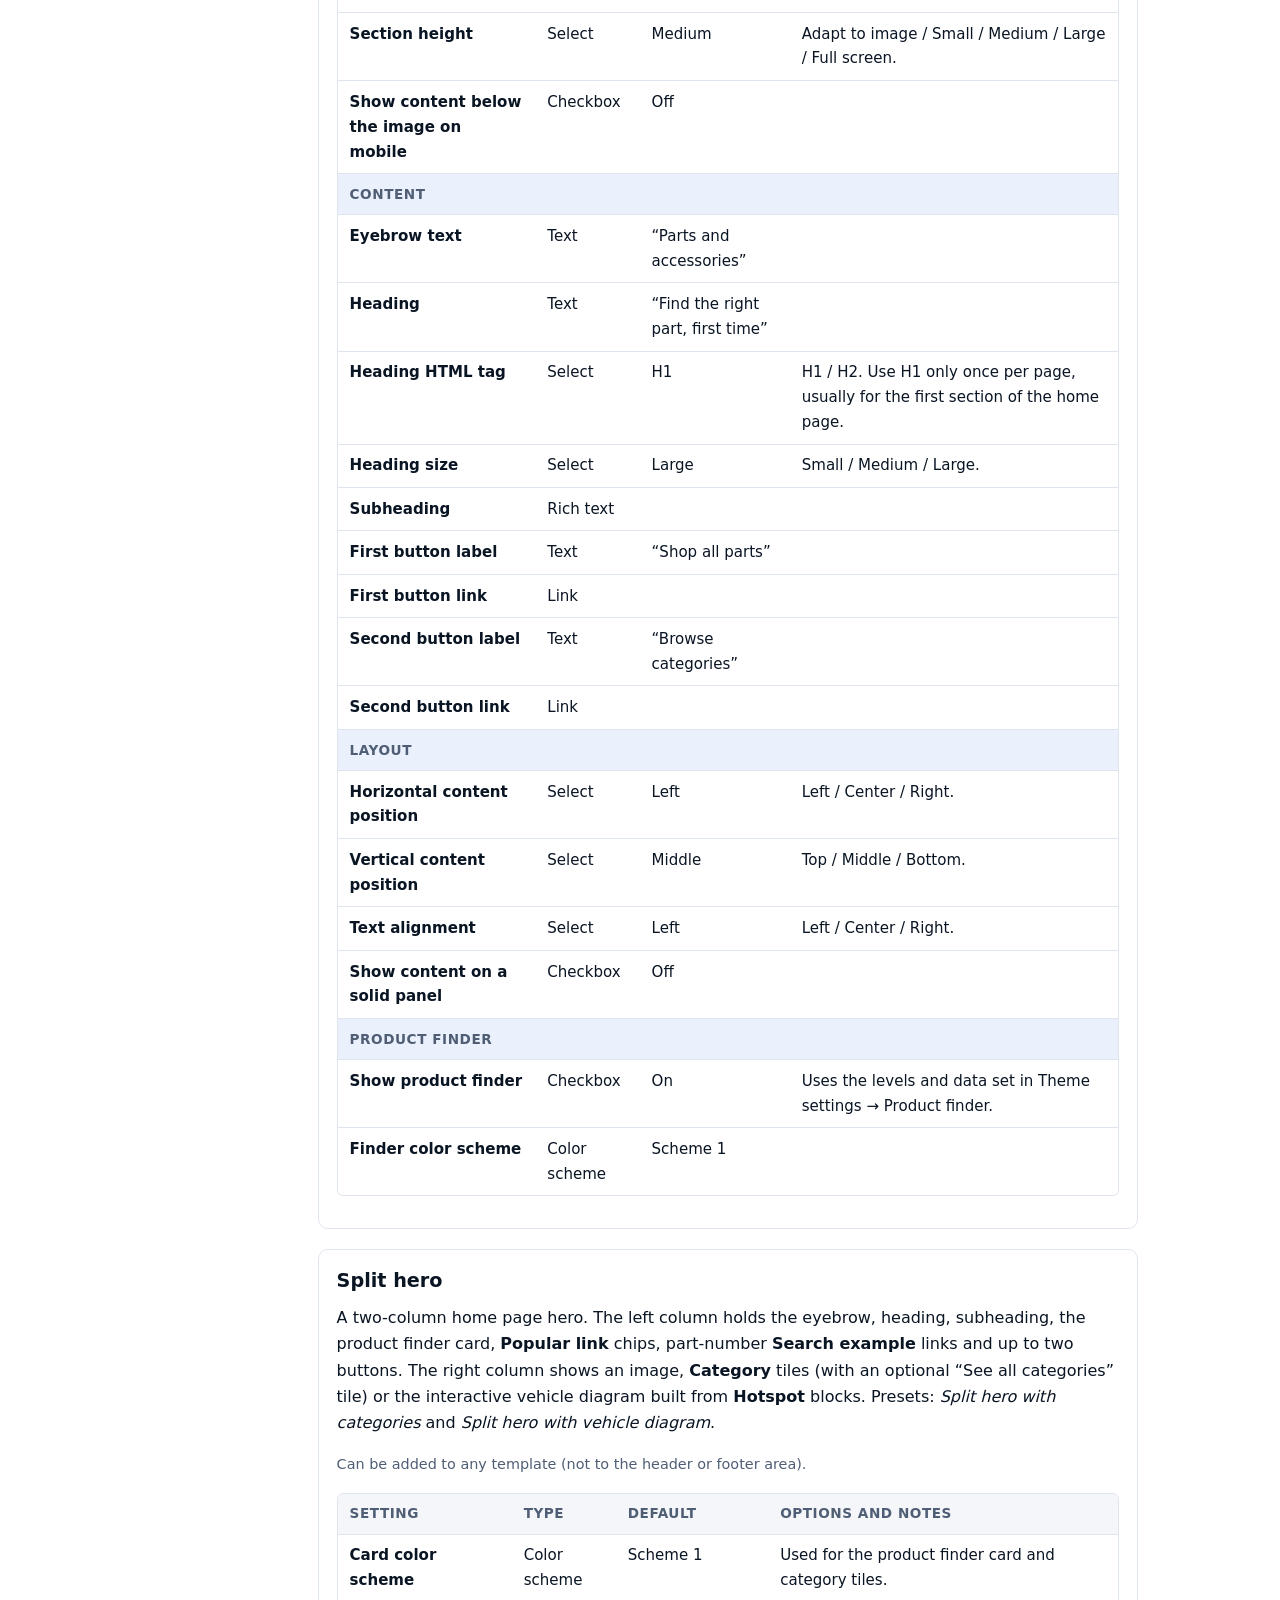
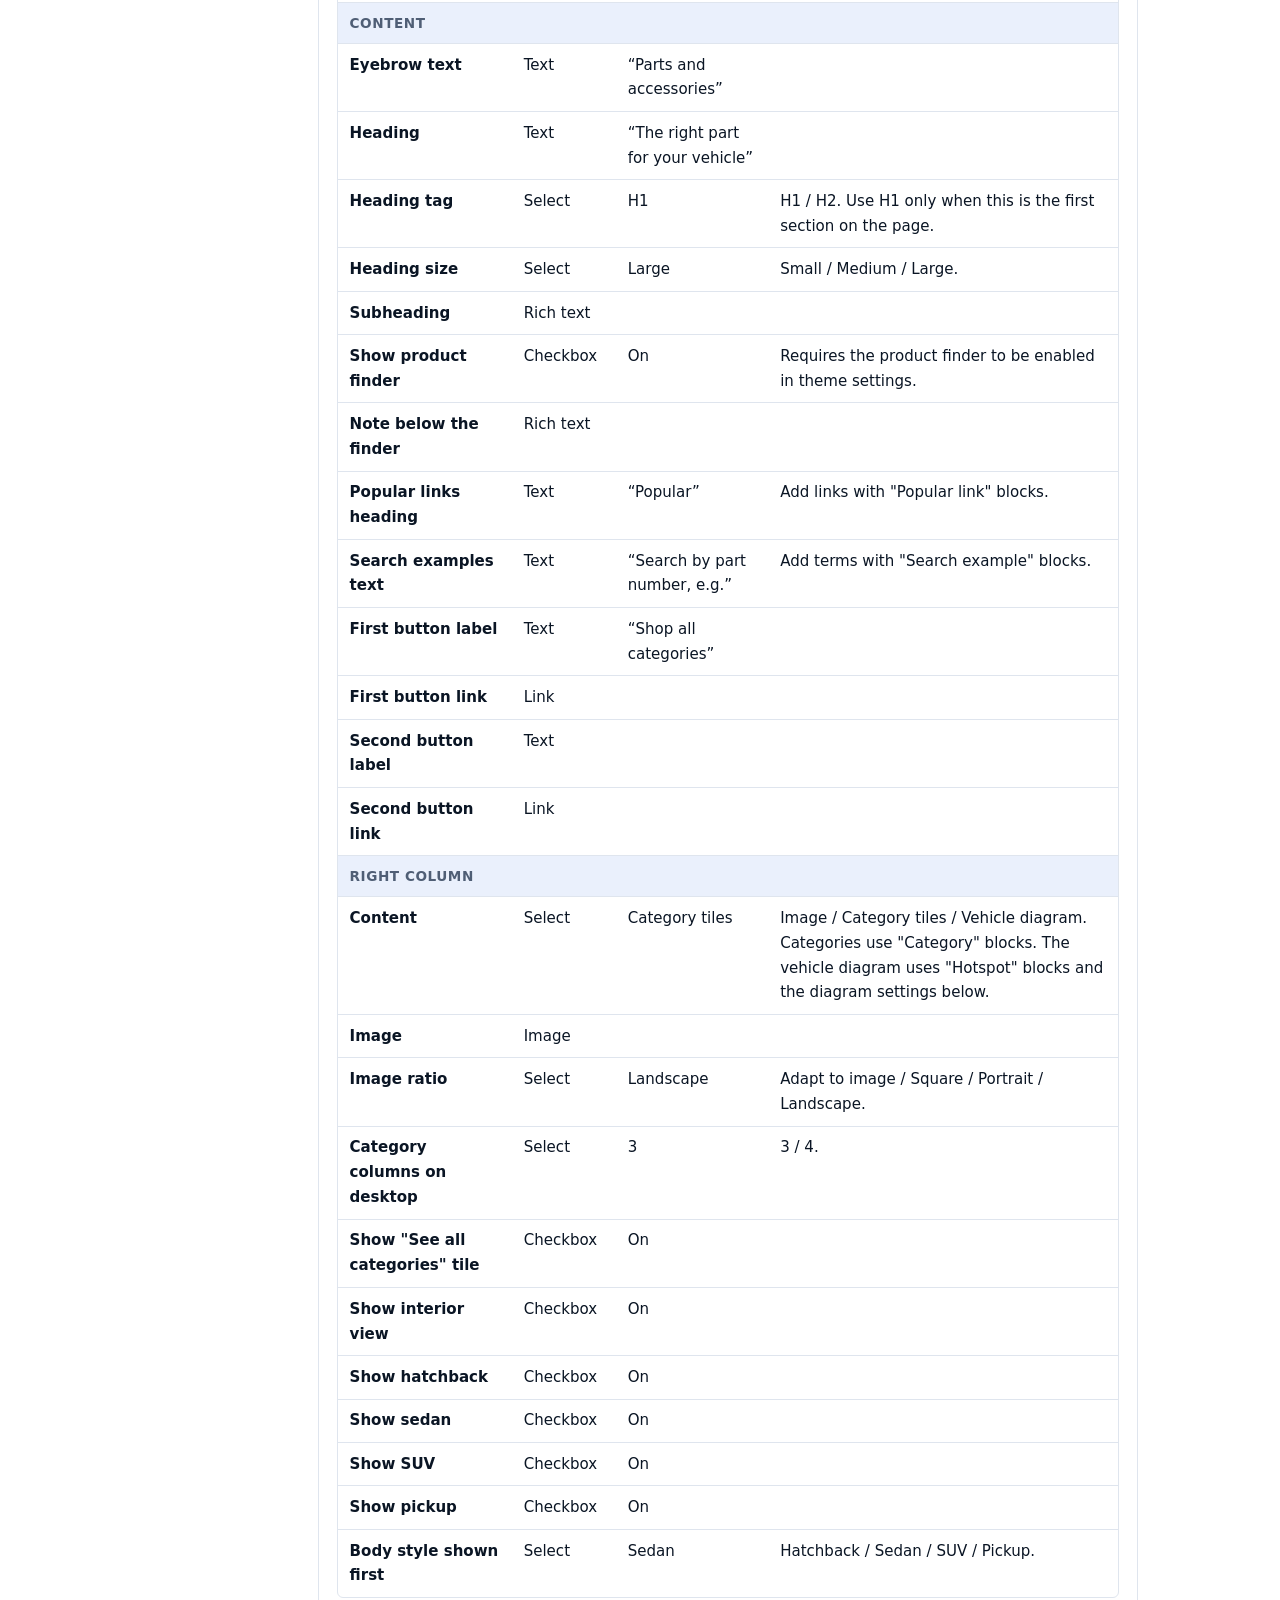
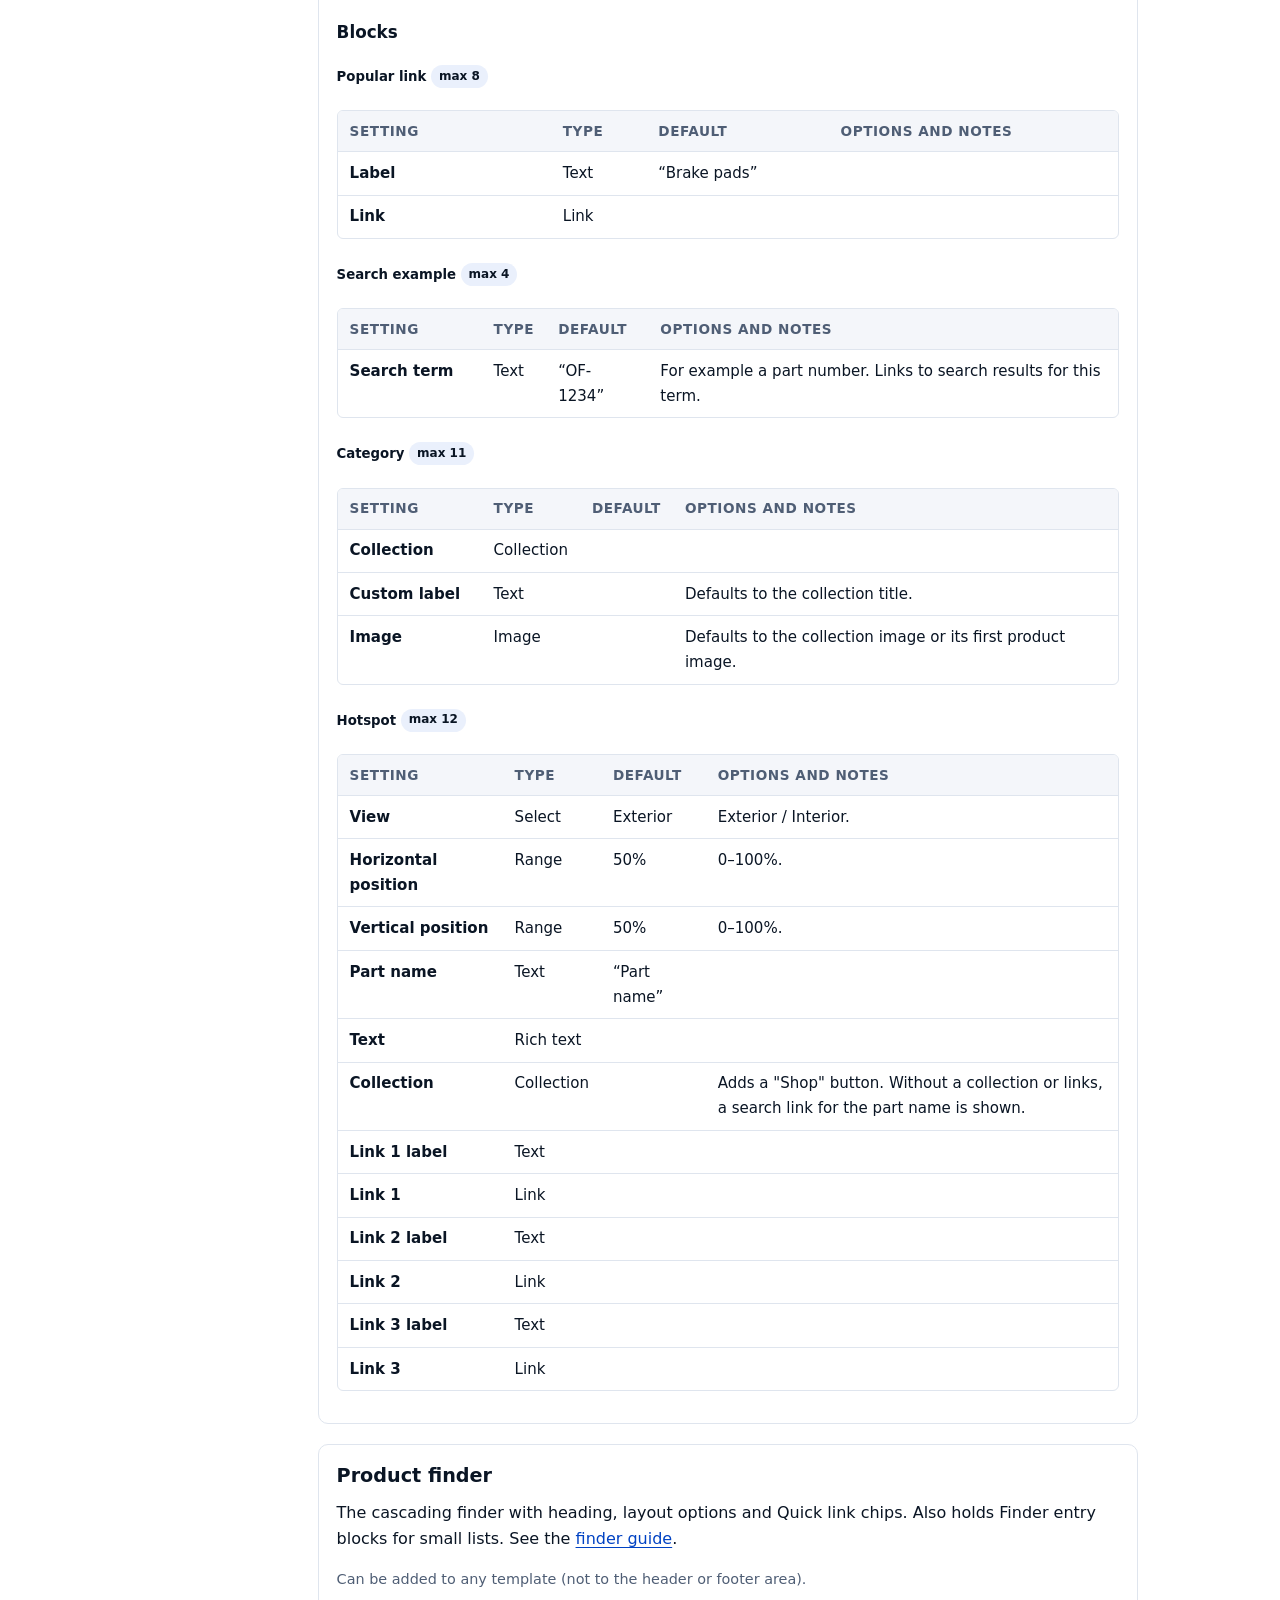
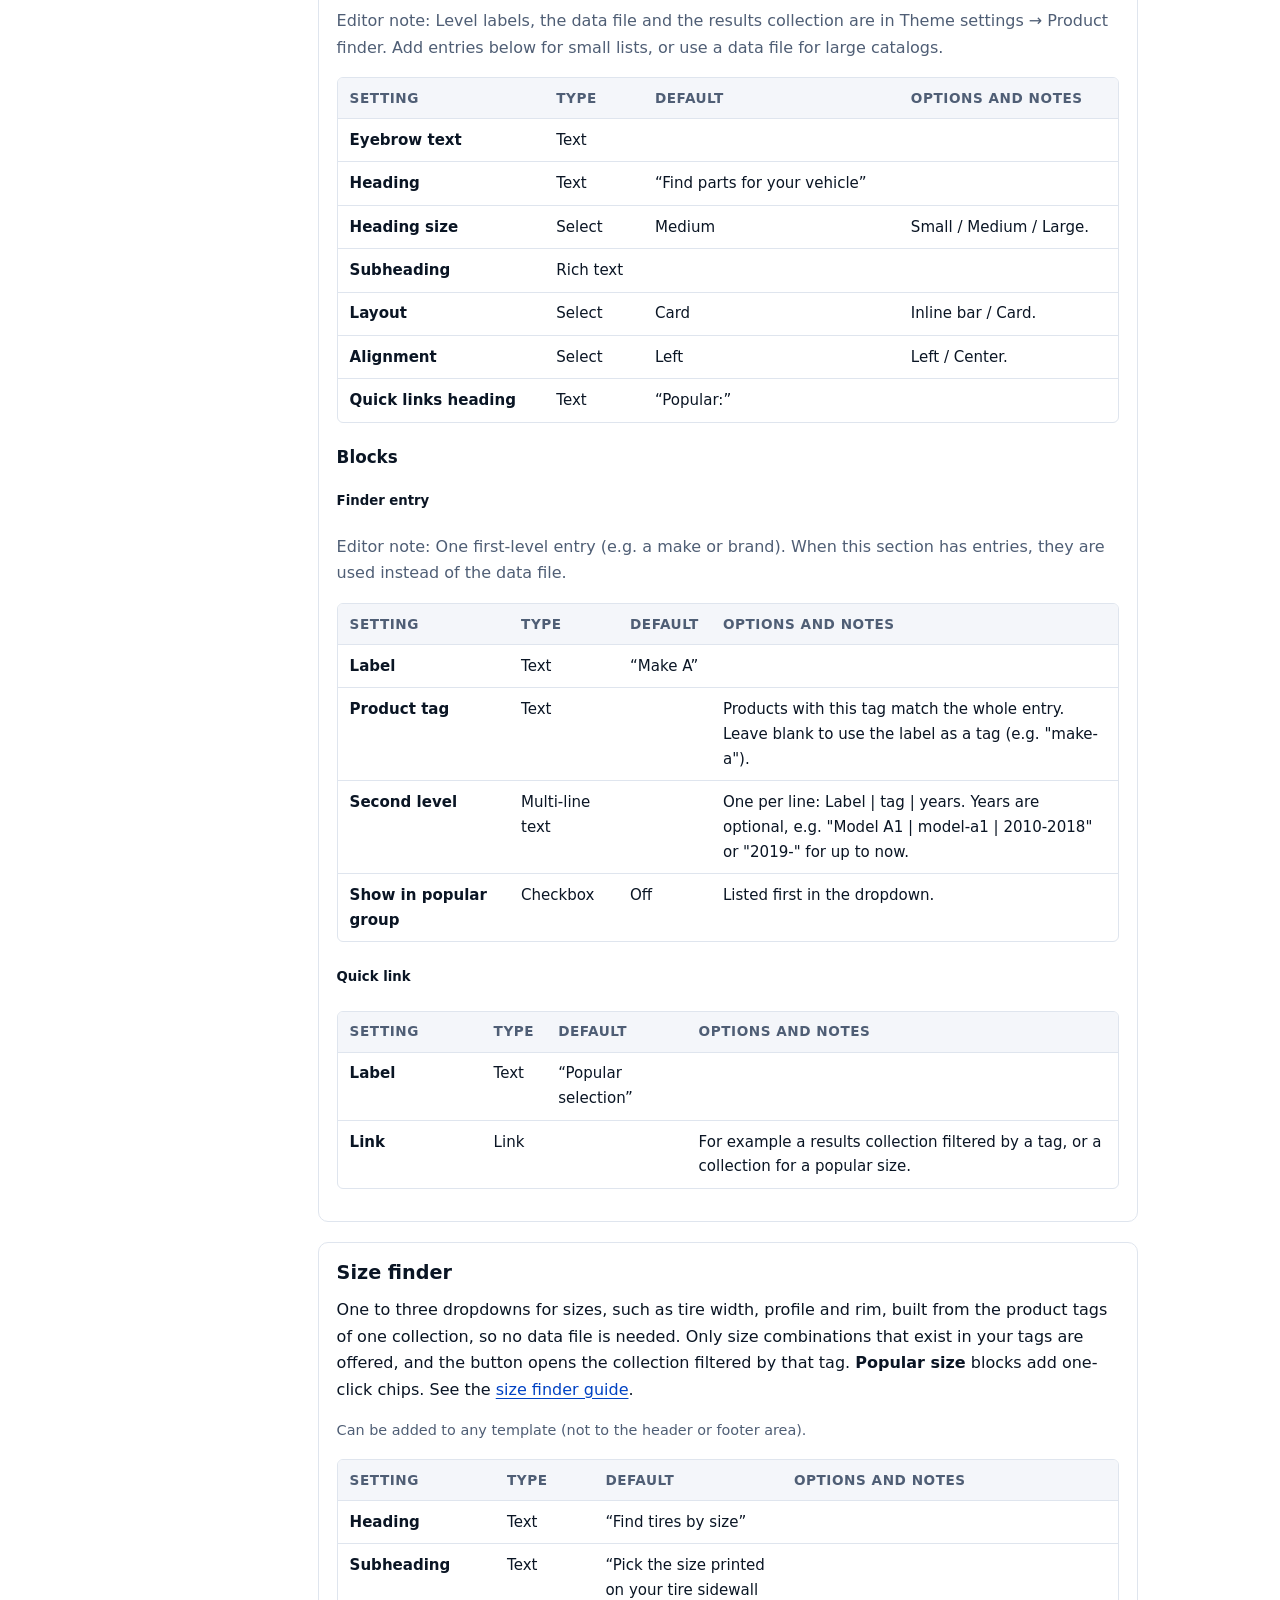
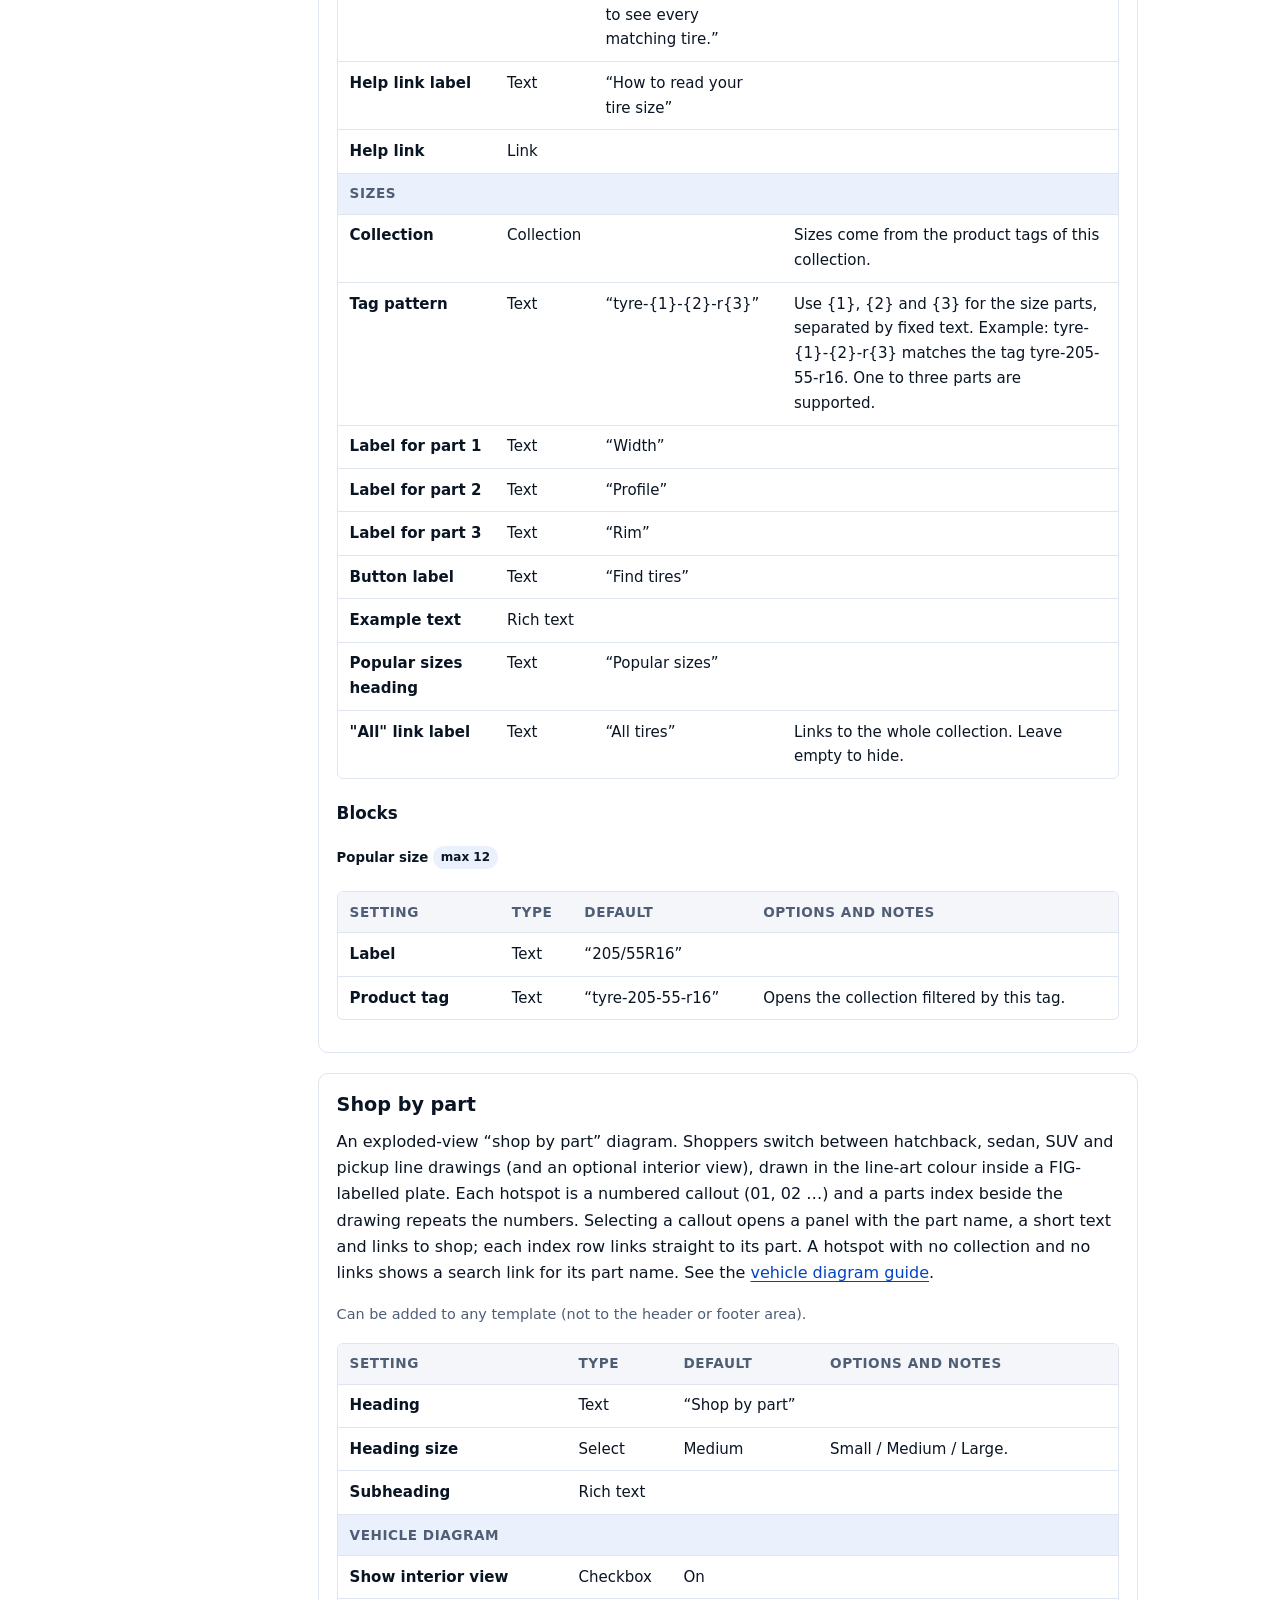
<file: sections.html>
<!doctype html>
<html lang="en-US">
<head>
<meta charset="utf-8">
<meta name="viewport" content="width=device-width, initial-scale=1">
<title>Sections reference | Axlemark theme docs</title>
<meta name="description" content="Every section in the Axlemark Shopify theme with its purpose, blocks and settings: header and footer, home page, product, collection and search, cart and content pages.">
<link rel="canonical" href="https://lzzhdfq11-tech.github.io/axlemark-docs/sections.html">
<meta name="color-scheme" content="light dark">
<meta name="theme-color" content="#ffffff" media="(prefers-color-scheme: light)">
<meta name="theme-color" content="#0b1220" media="(prefers-color-scheme: dark)">
<meta property="og:type" content="website">
<meta property="og:site_name" content="Axlemark theme documentation">
<meta property="og:title" content="Sections reference">
<meta property="og:description" content="Every section in the Axlemark Shopify theme with its purpose, blocks and settings: header and footer, home page, product, collection and search, cart and content pages.">
<meta property="og:url" content="https://lzzhdfq11-tech.github.io/axlemark-docs/sections.html">
<meta property="og:locale" content="en_US">
<meta name="twitter:card" content="summary">
<meta name="twitter:title" content="Sections reference">
<meta name="twitter:description" content="Every section in the Axlemark Shopify theme with its purpose, blocks and settings: header and footer, home page, product, collection and search, cart and content pages.">
<link rel="icon" href="assets/favicon.svg" type="image/svg+xml">
<link rel="stylesheet" href="assets/style.css">
<script src="assets/nav.js"></script>
</head>
<body>
<a class="skip-link" href="#main">Skip to content</a>
<header class="site-header">
<div class="wrap">
<div class="site-nav-row">
<a class="brand" href="index.html"><svg viewBox="0 0 32 32" aria-hidden="true" focusable="false"><rect width="32" height="32" rx="8" fill="currentColor" style="color:var(--accent)"/><circle cx="16" cy="16" r="8.5" fill="none" stroke="var(--bg)" stroke-width="3"/><circle cx="16" cy="16" r="2.6" fill="var(--bg)"/><path d="M16 4.5v5M16 22.5v5M4.5 16h5M22.5 16h5" stroke="var(--bg)" stroke-width="3" stroke-linecap="round"/></svg>Axlemark <span>docs</span></a>
<button class="nav-toggle" type="button" aria-expanded="false" aria-controls="site-nav-list">Menu</button>
</div>
<nav class="site-nav" aria-label="Documentation">
<ul id="site-nav-list"><li><a href="index.html">Overview</a></li><li><a href="getting-started.html">Getting started</a></li><li><a href="product-finder.html">Product finder</a></li><li><a href="sections.html" aria-current="page">Sections</a></li><li><a href="product-page.html">Product page</a></li><li><a href="seo.html">SEO &amp; GEO</a></li><li><a href="faq.html">FAQ</a></li><li><a href="compare.html">Compare</a></li><li><a href="changelog.html">Changelog</a></li><li><a href="support.html">Support</a></li></ul>
</nav>
</div>
</header>
<main id="main" tabindex="-1">
<div class="wrap">
<p class="breadcrumb"><a href="index.html">Docs</a> <span aria-hidden="true">/</span> Sections reference</p><div class="doc doc--toc"><nav class="toc" aria-label="On this page"><details class="toc-details" open><summary class="toc-title">On this page</summary><ol><li><a href="#header-footer">Header and footer</a></li><li><a href="#home-page">Home page and landing pages</a></li><li><a href="#product">Product</a></li><li><a href="#collection-search">Collection and search</a></li><li><a href="#cart">Cart</a></li><li><a href="#content-pages">Content pages</a></li><li><a href="#internal">Internal sections</a></li></ol></details></nav><article class="doc-body">
<h1>Sections reference</h1>
<p class="lead">Every Axlemark section, what it is for and its settings, exactly as labeled in the theme editor.</p>
<div class="note"><strong>Settings every section has</strong><p>Most sections also have <strong>Color scheme</strong> and <strong>Section padding</strong> (<strong>Top padding</strong> and <strong>Bottom padding</strong>, 0&ndash;100px). They are left out of the tables below.</p></div><div class="note"><strong>Catalog style applies to every section</strong><p>Axlemark 2.0 draws every template like a parts catalog. Section headings are chapter headings: a mono number (&sect; 01, &sect; 02 &hellip;) that follows the section&rsquo;s position on the page, the title and a hairline rule running to the edge. Heroes, finders, empty states and the footer can sit on a faint dot-grid texture (off by default), and product images carry corner ticks and FIG numbers. Turn these on or off for the whole store in <em>Theme settings &rarr; Catalog style</em>; see <a href="getting-started.html#catalog-style">Catalog style</a>.</p></div>
<p>Add a section in the theme editor with <strong>Add section</strong> on the left. Sections marked &ldquo;part of its template&rdquo; are already on the right page type and cannot be added elsewhere.</p>
<h2 id="header-footer">Header and footer</h2><p class="muted">In this group: <a href="#section-announcement-bar">Announcement bar</a>, <a href="#section-header">Header</a>, <a href="#section-footer">Footer</a>.</p><div class="ref"><h3 id="section-announcement-bar">Announcement bar</h3><p>A slim bar above the header with up to six messages, each with an optional link, plus an optional utility menu on the right. With the <strong>Inline</strong> layout every message sits on one line from tablets up, separated by a dot; <strong>One at a time</strong> rotates them. Phones always show one message at a time. Rotation pauses on hover and focus and is off for shoppers who prefer reduced motion.</p><p class="meta">Available in: the header area. Up to 6 blocks.</p><div class="table-wrap"><table><thead><tr><th scope="col">Setting</th><th scope="col">Type</th><th scope="col">Default</th><th scope="col">Options and notes</th></tr></thead><tbody><tr><td>Layout</td><td>Select</td><td>Inline</td><td>Inline / One at a time. Inline shows every announcement on one line from tablets up, separated by a dot. Phones always show one at a time.</td></tr><tr><td>Rotate announcements automatically</td><td>Checkbox</td><td>On</td><td>Rotation pauses on hover and focus, and is turned off for shoppers who prefer reduced motion.</td></tr><tr><td>Time per announcement</td><td>Range</td><td>6s</td><td>3&ndash;12s.</td></tr><tr><td>Utility menu</td><td>Menu</td><td></td><td>Optional short links such as Trade accounts or Help, shown on the right on desktop.</td></tr><tr><td>Show social media icons</td><td>Checkbox</td><td>Off</td><td>Add your social media links in Theme settings &gt; Social media.</td></tr></tbody></table></div><h4>Blocks</h4><h5 id="block-announcement-bar-announcement">Announcement</h5><div class="table-wrap"><table><thead><tr><th scope="col">Setting</th><th scope="col">Type</th><th scope="col">Default</th><th scope="col">Options and notes</th></tr></thead><tbody><tr><td>Text</td><td>Rich text</td><td></td><td></td></tr><tr><td>Link</td><td>Link</td><td></td><td></td></tr></tbody></table></div></div><div class="ref"><h3 id="section-header">Header</h3><p>Logo, desktop navigation in one of two layouts, search with suggestions, account and cart icons, country and language selectors, and the compact product finder strip. <strong>Mega menu bar</strong> shows each top-level item of the main menu as a full-width mega menu panel. <strong>Categories button and link bar</strong> places a <em>Categories</em> button next to the search field that opens one large catalog menu: top-level items on the left, and on the right their second-level groups with a category image (the collection image, or its first product image, when the link points to a collection) and third-level links. A second row shows the top-level links of the <strong>Link bar menu</strong>. Add <strong>Mega menu promotion</strong> blocks for image tiles inside menu panels.</p><p>The header reads like a catalog index: menu items are numbered tabs, collection links in the menu can show their image as a numbered figure, the search field invites a part number, and account and cart labels are set in the mono font with the cart count beside them.</p><p class="meta">Available in: the header area.</p><div class="table-wrap"><table><thead><tr><th scope="col">Setting</th><th scope="col">Type</th><th scope="col">Default</th><th scope="col">Options and notes</th></tr></thead><tbody><tr class="subhead"><td colspan="4">Logo</td></tr><tr><td>Logo image</td><td>Image</td><td></td><td></td></tr><tr><td>Logo width on desktop</td><td>Range</td><td>160px</td><td>60&ndash;300px.</td></tr><tr><td>Logo width on mobile</td><td>Range</td><td>110px</td><td>40&ndash;200px.</td></tr><tr><td>Use logo as the home page heading</td><td>Checkbox</td><td>Off</td><td>Turn on only if no section on your home page uses a main heading (H1).</td></tr><tr class="subhead"><td colspan="4">Navigation</td></tr><tr><td>Desktop layout</td><td>Select</td><td>Mega menu bar</td><td>Mega menu bar / Categories button and link bar. Mega menu bar: each top-level item is a numbered tab with its own panel. Categories button and link bar: one Categories tab plus numbered links, which also scroll sideways on phones and tablets.</td></tr><tr><td>Main menu</td><td>Menu</td><td><code>main-menu</code></td><td>Shown as a mega menu on desktop. Use three levels: top-level items, column headings and links.</td></tr><tr><td>Open menu on hover</td><td>Checkbox</td><td>On</td><td></td></tr><tr><td>Show collection images in the menu</td><td>Checkbox</td><td>On</td><td>Second-level links to collections show the collection image (or its first product image) as a numbered figure.</td></tr><tr><td>Secondary menu</td><td>Menu</td><td></td><td>Optional utility links such as Help or Track order, shown next to the main menu.</td></tr><tr class="subhead"><td colspan="4">Link bar</td></tr><tr><td>Link bar menu</td><td>Menu</td><td><code>main-menu</code></td><td>Only top-level links are shown. Shown under the header when the layout is Categories button and link bar, as numbered tabs. On phones and tablets the row scrolls sideways.</td></tr><tr><td>Highlight first link</td><td>Checkbox</td><td>Off</td><td>Shows the first link as a solid ink tab, for example for a sale or clearance page.</td></tr><tr><td>Link bar color scheme</td><td>Color scheme</td><td>Scheme 3</td><td></td></tr><tr class="subhead"><td colspan="4">Search</td></tr><tr><td>Search field on mobile</td><td>Select</td><td>Always visible</td><td>Always visible / Open with search icon.</td></tr><tr><td>Search placeholder</td><td>Text</td><td></td><td>Leave empty to use &ldquo;Part no., [finder noun] or keyword&rdquo;, for example &ldquo;Part no., vehicle or keyword&rdquo;. Add an example part number to show shoppers the format.</td></tr><tr class="subhead"><td colspan="4">Customer account</td></tr><tr><td>Customer account menu</td><td>Menu</td><td><code>customer-account-main-menu</code></td><td>Links shown in the account menu when customers select the account icon.</td></tr><tr class="subhead"><td colspan="4">Country/region and language</td></tr><tr><td>Show country/region selector</td><td>Checkbox</td><td>On</td><td></td></tr><tr><td>Show language selector</td><td>Checkbox</td><td>On</td><td></td></tr><tr class="subhead"><td colspan="4">Appearance</td></tr><tr><td>Sticky header</td><td>Select</td><td>On scroll up</td><td>None / On scroll up / Always.</td></tr><tr><td>Show text labels next to account and cart icons</td><td>Checkbox</td><td>On</td><td>Desktop only. Labels use the mono font, with the cart count beside them.</td></tr><tr><td>Show bottom border</td><td>Checkbox</td><td>On</td><td></td></tr><tr><td>Menu color scheme</td><td>Color scheme</td><td>Scheme 1</td><td>Used for the menu bar, mega menu panels and the mobile menu.</td></tr></tbody></table></div><h4>Blocks</h4><h5 id="block-header-mega_promo">Mega menu promotion <span class="badge">max 12</span></h5><p class="muted">Editor note: Shows an image tile inside the mega menu panel of one top-level menu item.</p><div class="table-wrap"><table><thead><tr><th scope="col">Setting</th><th scope="col">Type</th><th scope="col">Default</th><th scope="col">Options and notes</th></tr></thead><tbody><tr><td>Menu item</td><td>Text</td><td></td><td>Enter the title of a top-level item in the main menu, for example Brakes.</td></tr><tr><td>Image</td><td>Image</td><td></td><td></td></tr><tr><td>Heading</td><td>Text</td><td>&ldquo;Shop the range&rdquo;</td><td></td></tr><tr><td>Text</td><td>Rich text</td><td></td><td></td></tr><tr><td>Link</td><td>Link</td><td></td><td></td></tr><tr><td>Link label</td><td>Text</td><td>&ldquo;Shop now&rdquo;</td><td></td></tr></tbody></table></div></div><div class="ref"><h3 id="section-footer">Footer</h3><p>A large <strong>Statement</strong> line, then up to six blocks of menus, text, newsletter, contact details and images, plus social icons, Follow on Shop, country and language selectors, payment icons and policy links.</p><p class="meta">Available in: the footer area. Up to 6 blocks.</p><div class="table-wrap"><table><thead><tr><th scope="col">Setting</th><th scope="col">Type</th><th scope="col">Default</th><th scope="col">Options and notes</th></tr></thead><tbody><tr><td>Statement</td><td>Rich text</td><td>&ldquo;Every part numbered. <em>Every fit checked.</em>&rdquo;</td><td>Large line at the top of the footer. Italic text shows in the accent colour. Leave empty to hide.</td></tr><tr class="subhead"><td colspan="4">Follow and social</td></tr><tr><td>Show social media icons</td><td>Checkbox</td><td>On</td><td>Add your links in Theme settings → Social media.</td></tr><tr><td>Enable Follow on Shop</td><td>Checkbox</td><td>On</td><td>Customers can follow your store in the Shop app. Requires Shop Pay.</td></tr><tr class="subhead"><td colspan="4">Country/region and language</td></tr><tr><td>Show country/region selector</td><td>Checkbox</td><td>On</td><td>Shown when you sell to more than one country or region.</td></tr><tr><td>Show language selector</td><td>Checkbox</td><td>On</td><td>Shown when your store has more than one published language.</td></tr><tr class="subhead"><td colspan="4">Bottom bar</td></tr><tr><td>Show payment icons</td><td>Checkbox</td><td>On</td><td></td></tr><tr><td>Show policy links</td><td>Checkbox</td><td>On</td><td>Add or edit policies in Settings → Policies.</td></tr></tbody></table></div><h4>Blocks</h4><h5 id="block-footer-link_list">Menu</h5><div class="table-wrap"><table><thead><tr><th scope="col">Setting</th><th scope="col">Type</th><th scope="col">Default</th><th scope="col">Options and notes</th></tr></thead><tbody><tr><td>Heading</td><td>Text</td><td></td><td>Defaults to the menu title.</td></tr><tr><td>Menu</td><td>Menu</td><td><code>footer</code></td><td>Shows top-level menu items only.</td></tr></tbody></table></div><h5 id="block-footer-text">Text</h5><div class="table-wrap"><table><thead><tr><th scope="col">Setting</th><th scope="col">Type</th><th scope="col">Default</th><th scope="col">Options and notes</th></tr></thead><tbody><tr><td>Logo</td><td>Image</td><td></td><td></td></tr><tr><td>Logo width</td><td>Range</td><td>160px</td><td>60&ndash;300px.</td></tr><tr><td>Heading</td><td>Text</td><td>&ldquo;About our store&rdquo;</td><td></td></tr><tr><td>Text</td><td>Rich text</td><td></td><td></td></tr></tbody></table></div><h5 id="block-footer-newsletter">Newsletter <span class="badge">max 1</span></h5><div class="table-wrap"><table><thead><tr><th scope="col">Setting</th><th scope="col">Type</th><th scope="col">Default</th><th scope="col">Options and notes</th></tr></thead><tbody><tr><td>Heading</td><td>Text</td><td>&ldquo;Stay in the loop&rdquo;</td><td></td></tr><tr><td>Text</td><td>Rich text</td><td></td><td></td></tr><tr><td>Button label</td><td>Text</td><td>&ldquo;Subscribe&rdquo;</td><td></td></tr></tbody></table></div><h5 id="block-footer-contact">Contact details <span class="badge">max 1</span></h5><p class="muted">Editor note: Phone, email and opening hours come from Theme settings → Store details. The address comes from Settings → Store details.</p><div class="table-wrap"><table><thead><tr><th scope="col">Setting</th><th scope="col">Type</th><th scope="col">Default</th><th scope="col">Options and notes</th></tr></thead><tbody><tr><td>Heading</td><td>Text</td><td>&ldquo;Contact us&rdquo;</td><td></td></tr><tr><td>Show phone number</td><td>Checkbox</td><td>On</td><td></td></tr><tr><td>Show email</td><td>Checkbox</td><td>On</td><td></td></tr><tr><td>Show opening hours</td><td>Checkbox</td><td>On</td><td></td></tr><tr><td>Show store address</td><td>Checkbox</td><td>Off</td><td></td></tr></tbody></table></div><h5 id="block-footer-image">Image</h5><div class="table-wrap"><table><thead><tr><th scope="col">Setting</th><th scope="col">Type</th><th scope="col">Default</th><th scope="col">Options and notes</th></tr></thead><tbody><tr><td>Image</td><td>Image</td><td></td><td></td></tr><tr><td>Image width</td><td>Range</td><td>160px</td><td>60&ndash;300px.</td></tr><tr><td>Link</td><td>Link</td><td></td><td></td></tr></tbody></table></div></div><h2 id="home-page">Home page and landing pages</h2><p class="muted">In this group: <a href="#section-hero">Hero</a>, <a href="#section-hero-split">Split hero</a>, <a href="#section-product-finder">Product finder</a>, <a href="#section-size-finder">Size finder</a>, <a href="#section-shop-by-part">Shop by part</a>, <a href="#section-trust-bar">Trust bar</a>, <a href="#section-collection-list">Collection list</a>, <a href="#section-featured-collection">Featured collection</a>, <a href="#section-collection-spotlight">Collection spotlight</a>, <a href="#section-featured-product">Featured product</a>, <a href="#section-promo-grid">Promo grid</a>, <a href="#section-brand-wall">Brand wall</a>, <a href="#section-brand-rails">Brand rails</a>, <a href="#section-image-banner">Image banner</a>, <a href="#section-image-with-text">Image with text</a>, <a href="#section-multicolumn">Multicolumn</a>, <a href="#section-rich-text">Rich text</a>, <a href="#section-testimonials">Testimonials</a>, <a href="#section-blog-posts">Blog posts</a>, <a href="#section-faq">FAQ</a>, <a href="#section-newsletter">Newsletter</a>, <a href="#section-video">Video</a>, <a href="#section-custom-liquid">Custom Liquid</a>.</p><div class="ref"><h3 id="section-hero">Hero</h3><p>The opening banner: image or background video, heading, two buttons and, optionally, the product finder on top of the image.</p><p class="meta">Can be added to any template (not to the header or footer area).</p><div class="table-wrap"><table><thead><tr><th scope="col">Setting</th><th scope="col">Type</th><th scope="col">Default</th><th scope="col">Options and notes</th></tr></thead><tbody><tr><td>Image</td><td>Image</td><td></td><td></td></tr><tr><td>Mobile image</td><td>Image</td><td></td><td>Optional. Shown on screens narrower than 750px.</td></tr><tr><td>Background video</td><td>Video</td><td></td><td>Optional. Plays muted and looped instead of the image; visitors can pause it. It does not play for visitors who prefer reduced motion.</td></tr><tr><td>Default illustration</td><td>Select</td><td>Vehicle</td><td>Vehicle / Devices. Shown until you add an image or video.</td></tr><tr><td>Overlay opacity</td><td>Range</td><td>45%</td><td>0&ndash;90%. Uses the color scheme background. Raise it until the text is easy to read.</td></tr><tr><td>Section height</td><td>Select</td><td>Medium</td><td>Adapt to image / Small / Medium / Large / Full screen.</td></tr><tr><td>Show content below the image on mobile</td><td>Checkbox</td><td>Off</td><td></td></tr><tr class="subhead"><td colspan="4">Content</td></tr><tr><td>Eyebrow text</td><td>Text</td><td>&ldquo;Parts and accessories&rdquo;</td><td></td></tr><tr><td>Heading</td><td>Text</td><td>&ldquo;Find the right part, first time&rdquo;</td><td></td></tr><tr><td>Heading HTML tag</td><td>Select</td><td>H1</td><td>H1 / H2. Use H1 only once per page, usually for the first section of the home page.</td></tr><tr><td>Heading size</td><td>Select</td><td>Large</td><td>Small / Medium / Large.</td></tr><tr><td>Subheading</td><td>Rich text</td><td></td><td></td></tr><tr><td>First button label</td><td>Text</td><td>&ldquo;Shop all parts&rdquo;</td><td></td></tr><tr><td>First button link</td><td>Link</td><td></td><td></td></tr><tr><td>Second button label</td><td>Text</td><td>&ldquo;Browse categories&rdquo;</td><td></td></tr><tr><td>Second button link</td><td>Link</td><td></td><td></td></tr><tr class="subhead"><td colspan="4">Layout</td></tr><tr><td>Horizontal content position</td><td>Select</td><td>Left</td><td>Left / Center / Right.</td></tr><tr><td>Vertical content position</td><td>Select</td><td>Middle</td><td>Top / Middle / Bottom.</td></tr><tr><td>Text alignment</td><td>Select</td><td>Left</td><td>Left / Center / Right.</td></tr><tr><td>Show content on a solid panel</td><td>Checkbox</td><td>Off</td><td></td></tr><tr class="subhead"><td colspan="4">Product finder</td></tr><tr><td>Show product finder</td><td>Checkbox</td><td>On</td><td>Uses the levels and data set in Theme settings → Product finder.</td></tr><tr><td>Finder color scheme</td><td>Color scheme</td><td>Scheme 1</td><td></td></tr></tbody></table></div></div><div class="ref"><h3 id="section-hero-split">Split hero</h3><p>A two-column home page hero. The left column holds the eyebrow, heading, subheading, the product finder card, <strong>Popular link</strong> chips, part-number <strong>Search example</strong> links and up to two buttons. The right column shows an image, <strong>Category</strong> tiles (with an optional &ldquo;See all categories&rdquo; tile) or the interactive vehicle diagram built from <strong>Hotspot</strong> blocks. Presets: <em>Split hero with categories</em> and <em>Split hero with vehicle diagram</em>.</p><p class="meta">Can be added to any template (not to the header or footer area).</p><div class="table-wrap"><table><thead><tr><th scope="col">Setting</th><th scope="col">Type</th><th scope="col">Default</th><th scope="col">Options and notes</th></tr></thead><tbody><tr><td>Card color scheme</td><td>Color scheme</td><td>Scheme 1</td><td>Used for the product finder card and category tiles.</td></tr><tr class="subhead"><td colspan="4">Content</td></tr><tr><td>Eyebrow text</td><td>Text</td><td>&ldquo;Parts and accessories&rdquo;</td><td></td></tr><tr><td>Heading</td><td>Text</td><td>&ldquo;The right part for your vehicle&rdquo;</td><td></td></tr><tr><td>Heading tag</td><td>Select</td><td>H1</td><td>H1 / H2. Use H1 only when this is the first section on the page.</td></tr><tr><td>Heading size</td><td>Select</td><td>Large</td><td>Small / Medium / Large.</td></tr><tr><td>Subheading</td><td>Rich text</td><td></td><td></td></tr><tr><td>Show product finder</td><td>Checkbox</td><td>On</td><td>Requires the product finder to be enabled in theme settings.</td></tr><tr><td>Note below the finder</td><td>Rich text</td><td></td><td></td></tr><tr><td>Popular links heading</td><td>Text</td><td>&ldquo;Popular&rdquo;</td><td>Add links with &quot;Popular link&quot; blocks.</td></tr><tr><td>Search examples text</td><td>Text</td><td>&ldquo;Search by part number, e.g.&rdquo;</td><td>Add terms with &quot;Search example&quot; blocks.</td></tr><tr><td>First button label</td><td>Text</td><td>&ldquo;Shop all categories&rdquo;</td><td></td></tr><tr><td>First button link</td><td>Link</td><td></td><td></td></tr><tr><td>Second button label</td><td>Text</td><td></td><td></td></tr><tr><td>Second button link</td><td>Link</td><td></td><td></td></tr><tr class="subhead"><td colspan="4">Right column</td></tr><tr><td>Content</td><td>Select</td><td>Category tiles</td><td>Image / Category tiles / Vehicle diagram. Categories use &quot;Category&quot; blocks. The vehicle diagram uses &quot;Hotspot&quot; blocks and the diagram settings below.</td></tr><tr><td>Image</td><td>Image</td><td></td><td></td></tr><tr><td>Image ratio</td><td>Select</td><td>Landscape</td><td>Adapt to image / Square / Portrait / Landscape.</td></tr><tr><td>Category columns on desktop</td><td>Select</td><td>3</td><td>3 / 4.</td></tr><tr><td>Show &quot;See all categories&quot; tile</td><td>Checkbox</td><td>On</td><td></td></tr><tr><td>Show interior view</td><td>Checkbox</td><td>On</td><td></td></tr><tr><td>Show hatchback</td><td>Checkbox</td><td>On</td><td></td></tr><tr><td>Show sedan</td><td>Checkbox</td><td>On</td><td></td></tr><tr><td>Show SUV</td><td>Checkbox</td><td>On</td><td></td></tr><tr><td>Show pickup</td><td>Checkbox</td><td>On</td><td></td></tr><tr><td>Body style shown first</td><td>Select</td><td>Sedan</td><td>Hatchback / Sedan / SUV / Pickup.</td></tr></tbody></table></div><h4>Blocks</h4><h5 id="block-hero-split-chip">Popular link <span class="badge">max 8</span></h5><div class="table-wrap"><table><thead><tr><th scope="col">Setting</th><th scope="col">Type</th><th scope="col">Default</th><th scope="col">Options and notes</th></tr></thead><tbody><tr><td>Label</td><td>Text</td><td>&ldquo;Brake pads&rdquo;</td><td></td></tr><tr><td>Link</td><td>Link</td><td></td><td></td></tr></tbody></table></div><h5 id="block-hero-split-search_example">Search example <span class="badge">max 4</span></h5><div class="table-wrap"><table><thead><tr><th scope="col">Setting</th><th scope="col">Type</th><th scope="col">Default</th><th scope="col">Options and notes</th></tr></thead><tbody><tr><td>Search term</td><td>Text</td><td>&ldquo;OF-1234&rdquo;</td><td>For example a part number. Links to search results for this term.</td></tr></tbody></table></div><h5 id="block-hero-split-department">Category <span class="badge">max 11</span></h5><div class="table-wrap"><table><thead><tr><th scope="col">Setting</th><th scope="col">Type</th><th scope="col">Default</th><th scope="col">Options and notes</th></tr></thead><tbody><tr><td>Collection</td><td>Collection</td><td></td><td></td></tr><tr><td>Custom label</td><td>Text</td><td></td><td>Defaults to the collection title.</td></tr><tr><td>Image</td><td>Image</td><td></td><td>Defaults to the collection image or its first product image.</td></tr></tbody></table></div><h5 id="block-hero-split-hotspot">Hotspot <span class="badge">max 12</span></h5><div class="table-wrap"><table><thead><tr><th scope="col">Setting</th><th scope="col">Type</th><th scope="col">Default</th><th scope="col">Options and notes</th></tr></thead><tbody><tr><td>View</td><td>Select</td><td>Exterior</td><td>Exterior / Interior.</td></tr><tr><td>Horizontal position</td><td>Range</td><td>50%</td><td>0&ndash;100%.</td></tr><tr><td>Vertical position</td><td>Range</td><td>50%</td><td>0&ndash;100%.</td></tr><tr><td>Part name</td><td>Text</td><td>&ldquo;Part name&rdquo;</td><td></td></tr><tr><td>Text</td><td>Rich text</td><td></td><td></td></tr><tr><td>Collection</td><td>Collection</td><td></td><td>Adds a &quot;Shop&quot; button. Without a collection or links, a search link for the part name is shown.</td></tr><tr><td>Link 1 label</td><td>Text</td><td></td><td></td></tr><tr><td>Link 1</td><td>Link</td><td></td><td></td></tr><tr><td>Link 2 label</td><td>Text</td><td></td><td></td></tr><tr><td>Link 2</td><td>Link</td><td></td><td></td></tr><tr><td>Link 3 label</td><td>Text</td><td></td><td></td></tr><tr><td>Link 3</td><td>Link</td><td></td><td></td></tr></tbody></table></div></div><div class="ref"><h3 id="section-product-finder">Product finder</h3><p>The cascading finder with heading, layout options and Quick link chips. Also holds Finder entry blocks for small lists. See the <a href="product-finder.html">finder guide</a>.</p><p class="meta">Can be added to any template (not to the header or footer area).</p><p class="muted">Editor note: Level labels, the data file and the results collection are in Theme settings → Product finder. Add entries below for small lists, or use a data file for large catalogs.</p><div class="table-wrap"><table><thead><tr><th scope="col">Setting</th><th scope="col">Type</th><th scope="col">Default</th><th scope="col">Options and notes</th></tr></thead><tbody><tr><td>Eyebrow text</td><td>Text</td><td></td><td></td></tr><tr><td>Heading</td><td>Text</td><td>&ldquo;Find parts for your vehicle&rdquo;</td><td></td></tr><tr><td>Heading size</td><td>Select</td><td>Medium</td><td>Small / Medium / Large.</td></tr><tr><td>Subheading</td><td>Rich text</td><td></td><td></td></tr><tr><td>Layout</td><td>Select</td><td>Card</td><td>Inline bar / Card.</td></tr><tr><td>Alignment</td><td>Select</td><td>Left</td><td>Left / Center.</td></tr><tr><td>Quick links heading</td><td>Text</td><td>&ldquo;Popular:&rdquo;</td><td></td></tr></tbody></table></div><h4>Blocks</h4><h5 id="block-product-finder-finder_entry">Finder entry</h5><p class="muted">Editor note: One first-level entry (e.g. a make or brand). When this section has entries, they are used instead of the data file.</p><div class="table-wrap"><table><thead><tr><th scope="col">Setting</th><th scope="col">Type</th><th scope="col">Default</th><th scope="col">Options and notes</th></tr></thead><tbody><tr><td>Label</td><td>Text</td><td>&ldquo;Make A&rdquo;</td><td></td></tr><tr><td>Product tag</td><td>Text</td><td></td><td>Products with this tag match the whole entry. Leave blank to use the label as a tag (e.g. &quot;make-a&quot;).</td></tr><tr><td>Second level</td><td>Multi-line text</td><td></td><td>One per line: Label | tag | years. Years are optional, e.g. &quot;Model A1 | model-a1 | 2010-2018&quot; or &quot;2019-&quot; for up to now.</td></tr><tr><td>Show in popular group</td><td>Checkbox</td><td>Off</td><td>Listed first in the dropdown.</td></tr></tbody></table></div><h5 id="block-product-finder-quick_link">Quick link</h5><div class="table-wrap"><table><thead><tr><th scope="col">Setting</th><th scope="col">Type</th><th scope="col">Default</th><th scope="col">Options and notes</th></tr></thead><tbody><tr><td>Label</td><td>Text</td><td>&ldquo;Popular selection&rdquo;</td><td></td></tr><tr><td>Link</td><td>Link</td><td></td><td>For example a results collection filtered by a tag, or a collection for a popular size.</td></tr></tbody></table></div></div><div class="ref"><h3 id="section-size-finder">Size finder</h3><p>One to three dropdowns for sizes, such as tire width, profile and rim, built from the product tags of one collection, so no data file is needed. Only size combinations that exist in your tags are offered, and the button opens the collection filtered by that tag. <strong>Popular size</strong> blocks add one-click chips. See the <a href="product-finder.html#size-finder">size finder guide</a>.</p><p class="meta">Can be added to any template (not to the header or footer area).</p><div class="table-wrap"><table><thead><tr><th scope="col">Setting</th><th scope="col">Type</th><th scope="col">Default</th><th scope="col">Options and notes</th></tr></thead><tbody><tr><td>Heading</td><td>Text</td><td>&ldquo;Find tires by size&rdquo;</td><td></td></tr><tr><td>Subheading</td><td>Text</td><td>&ldquo;Pick the size printed on your tire sidewall to see every matching tire.&rdquo;</td><td></td></tr><tr><td>Help link label</td><td>Text</td><td>&ldquo;How to read your tire size&rdquo;</td><td></td></tr><tr><td>Help link</td><td>Link</td><td></td><td></td></tr><tr class="subhead"><td colspan="4">Sizes</td></tr><tr><td>Collection</td><td>Collection</td><td></td><td>Sizes come from the product tags of this collection.</td></tr><tr><td>Tag pattern</td><td>Text</td><td>&ldquo;tyre-{1}-{2}-r{3}&rdquo;</td><td>Use {1}, {2} and {3} for the size parts, separated by fixed text. Example: tyre-{1}-{2}-r{3} matches the tag tyre-205-55-r16. One to three parts are supported.</td></tr><tr><td>Label for part 1</td><td>Text</td><td>&ldquo;Width&rdquo;</td><td></td></tr><tr><td>Label for part 2</td><td>Text</td><td>&ldquo;Profile&rdquo;</td><td></td></tr><tr><td>Label for part 3</td><td>Text</td><td>&ldquo;Rim&rdquo;</td><td></td></tr><tr><td>Button label</td><td>Text</td><td>&ldquo;Find tires&rdquo;</td><td></td></tr><tr><td>Example text</td><td>Rich text</td><td></td><td></td></tr><tr><td>Popular sizes heading</td><td>Text</td><td>&ldquo;Popular sizes&rdquo;</td><td></td></tr><tr><td>&quot;All&quot; link label</td><td>Text</td><td>&ldquo;All tires&rdquo;</td><td>Links to the whole collection. Leave empty to hide.</td></tr></tbody></table></div><h4>Blocks</h4><h5 id="block-size-finder-size">Popular size <span class="badge">max 12</span></h5><div class="table-wrap"><table><thead><tr><th scope="col">Setting</th><th scope="col">Type</th><th scope="col">Default</th><th scope="col">Options and notes</th></tr></thead><tbody><tr><td>Label</td><td>Text</td><td>&ldquo;205/55R16&rdquo;</td><td></td></tr><tr><td>Product tag</td><td>Text</td><td>&ldquo;tyre-205-55-r16&rdquo;</td><td>Opens the collection filtered by this tag.</td></tr></tbody></table></div></div><div class="ref"><h3 id="section-shop-by-part">Shop by part</h3><p>An exploded-view &ldquo;shop by part&rdquo; diagram. Shoppers switch between hatchback, sedan, SUV and pickup line drawings (and an optional interior view), drawn in the line-art colour inside a FIG-labelled plate. Each hotspot is a numbered callout (01, 02 &hellip;) and a parts index beside the drawing repeats the numbers. Selecting a callout opens a panel with the part name, a short text and links to shop; each index row links straight to its part. A hotspot with no collection and no links shows a search link for its part name. See the <a href="product-finder.html#vehicle-diagram">vehicle diagram guide</a>.</p><p class="meta">Can be added to any template (not to the header or footer area).</p><div class="table-wrap"><table><thead><tr><th scope="col">Setting</th><th scope="col">Type</th><th scope="col">Default</th><th scope="col">Options and notes</th></tr></thead><tbody><tr><td>Heading</td><td>Text</td><td>&ldquo;Shop by part&rdquo;</td><td></td></tr><tr><td>Heading size</td><td>Select</td><td>Medium</td><td>Small / Medium / Large.</td></tr><tr><td>Subheading</td><td>Rich text</td><td></td><td></td></tr><tr class="subhead"><td colspan="4">Vehicle diagram</td></tr><tr><td>Show interior view</td><td>Checkbox</td><td>On</td><td></td></tr><tr><td>Show hatchback</td><td>Checkbox</td><td>On</td><td></td></tr><tr><td>Show sedan</td><td>Checkbox</td><td>On</td><td></td></tr><tr><td>Show SUV</td><td>Checkbox</td><td>On</td><td></td></tr><tr><td>Show pickup</td><td>Checkbox</td><td>On</td><td></td></tr><tr><td>Body style shown first</td><td>Select</td><td>Sedan</td><td>Hatchback / Sedan / SUV / Pickup.</td></tr></tbody></table></div><h4>Blocks</h4><h5 id="block-shop-by-part-hotspot">Hotspot <span class="badge">max 12</span></h5><div class="table-wrap"><table><thead><tr><th scope="col">Setting</th><th scope="col">Type</th><th scope="col">Default</th><th scope="col">Options and notes</th></tr></thead><tbody><tr><td>View</td><td>Select</td><td>Exterior</td><td>Exterior / Interior.</td></tr><tr><td>Horizontal position</td><td>Range</td><td>50%</td><td>0&ndash;100%.</td></tr><tr><td>Vertical position</td><td>Range</td><td>50%</td><td>0&ndash;100%.</td></tr><tr><td>Part name</td><td>Text</td><td>&ldquo;Part name&rdquo;</td><td></td></tr><tr><td>Text</td><td>Rich text</td><td></td><td></td></tr><tr><td>Collection</td><td>Collection</td><td></td><td>Adds a &quot;Shop&quot; button. Without a collection or links, a search link for the part name is shown.</td></tr><tr><td>Link 1 label</td><td>Text</td><td></td><td></td></tr><tr><td>Link 1</td><td>Link</td><td></td><td></td></tr><tr><td>Link 2 label</td><td>Text</td><td></td><td></td></tr><tr><td>Link 2</td><td>Link</td><td></td><td></td></tr><tr><td>Link 3 label</td><td>Text</td><td></td><td></td></tr><tr><td>Link 3</td><td>Link</td><td></td><td></td></tr></tbody></table></div></div><div class="ref"><h3 id="section-trust-bar">Trust bar</h3><p>A row of up to six short promises with icons, such as delivery, returns or secure checkout.</p><p class="meta">Can be added to any template (not to the header area). Up to 6 blocks.</p><div class="table-wrap"><table><thead><tr><th scope="col">Setting</th><th scope="col">Type</th><th scope="col">Default</th><th scope="col">Options and notes</th></tr></thead><tbody><tr><td>Heading for screen readers</td><td>Text</td><td>&ldquo;Why shop with us&rdquo;</td><td>Not shown on the page; helps visitors who use assistive technology.</td></tr><tr><td>Mobile layout</td><td>Select</td><td>Two columns</td><td>Two columns / One column / Swipeable row.</td></tr><tr><td>Show top and bottom border</td><td>Checkbox</td><td>On</td><td></td></tr></tbody></table></div><h4>Blocks</h4><h5 id="block-trust-bar-item">Item</h5><div class="table-wrap"><table><thead><tr><th scope="col">Setting</th><th scope="col">Type</th><th scope="col">Default</th><th scope="col">Options and notes</th></tr></thead><tbody><tr><td>Icon</td><td>Select</td><td>Check mark</td><td>None / Delivery truck / Return arrow / Shield / Lock / Check mark / Clock / Phone / Chat bubble / Envelope / Map pin / Store / Tag / Box / Star / Car / Wrench / Gear / Oil can / Battery / Tire / Lightning bolt / Chip / Headphones / Monitor / Plug / Cube / Grid.</td></tr><tr><td>Title</td><td>Text</td><td>&ldquo;Your promise&rdquo;</td><td></td></tr><tr><td>Text</td><td>Text</td><td>&ldquo;A short supporting detail&rdquo;</td><td></td></tr><tr><td>Link</td><td>Link</td><td></td><td>Optional, for example your shipping or returns policy.</td></tr></tbody></table></div></div><div class="ref"><h3 id="section-collection-list">Collection list</h3><p>Category tiles, either compact icon tiles or image cards. The <em>Collection list: devices</em> preset starts with device icons.</p><p class="meta">Can be added to any template (not to the header or footer area).</p><div class="table-wrap"><table><thead><tr><th scope="col">Setting</th><th scope="col">Type</th><th scope="col">Default</th><th scope="col">Options and notes</th></tr></thead><tbody><tr><td>Heading</td><td>Text</td><td>&ldquo;Shop by category&rdquo;</td><td></td></tr><tr><td>Subheading</td><td>Text</td><td><code>Browse parts and accessories by type.</code></td><td></td></tr><tr><td>Tile style</td><td>Select</td><td>Compact icon tiles</td><td>Compact icon tiles / Image cards.</td></tr><tr><td>Image ratio</td><td>Select</td><td>Square</td><td>Square / Portrait / Landscape. Image cards only.</td></tr><tr><td>Number of columns on desktop</td><td>Range</td><td>6</td><td>2&ndash;8.</td></tr><tr><td>Number of columns on mobile</td><td>Select</td><td>2 columns</td><td>1 column / 2 columns / 3 columns.</td></tr><tr><td>Enable swipe on mobile</td><td>Checkbox</td><td>Off</td><td></td></tr><tr><td>Show product count</td><td>Checkbox</td><td>Off</td><td></td></tr><tr><td>Show link to all collections</td><td>Checkbox</td><td>On</td><td></td></tr></tbody></table></div><h4>Blocks</h4><h5 id="block-collection-list-collection">Collection</h5><div class="table-wrap"><table><thead><tr><th scope="col">Setting</th><th scope="col">Type</th><th scope="col">Default</th><th scope="col">Options and notes</th></tr></thead><tbody><tr><td>Collection</td><td>Collection</td><td></td><td></td></tr><tr><td>Title</td><td>Text</td><td></td><td>Defaults to the collection title.</td></tr><tr><td>Short description</td><td>Text</td><td></td><td>For example the main sub-categories.</td></tr><tr><td>Icon</td><td>Select</td><td>Grid</td><td>None / Delivery truck / Return arrow / Shield / Lock / Check mark / Clock / Phone / Chat bubble / Envelope / Map pin / Store / Tag / Box / Star / Car / Wrench / Gear / Oil can / Battery / Tire / Lightning bolt / Chip / Headphones / Monitor / Plug / Cube / Grid. Compact icon tiles only. Choose &quot;None&quot; to show the collection image.</td></tr><tr><td>Image</td><td>Image</td><td></td><td>Optional. Replaces the icon or the collection image.</td></tr><tr><td>Highlight this tile</td><td>Checkbox</td><td>Off</td><td></td></tr></tbody></table></div></div><div class="ref"><h3 id="section-featured-collection">Featured collection</h3><p>A product grid or carousel from one collection, or up to four collection tabs (use the <em>Collection tabs</em> preset).</p><p class="meta">Can be added to any template (not to the header or footer area).</p><div class="table-wrap"><table><thead><tr><th scope="col">Setting</th><th scope="col">Type</th><th scope="col">Default</th><th scope="col">Options and notes</th></tr></thead><tbody><tr><td>Heading</td><td>Text</td><td>&ldquo;Popular parts&rdquo;</td><td></td></tr><tr><td>Subheading</td><td>Text</td><td></td><td></td></tr><tr><td>Collection</td><td>Collection</td><td></td><td>Used when the section has no collection tabs.</td></tr><tr><td>Maximum products to show</td><td>Range</td><td>8</td><td>2&ndash;24.</td></tr><tr><td>Number of columns on desktop</td><td>Range</td><td>4</td><td>2&ndash;6.</td></tr><tr><td>Number of columns on mobile</td><td>Select</td><td>2 columns</td><td>1 column / 2 columns.</td></tr><tr><td>Desktop layout</td><td>Select</td><td>Grid</td><td>Grid / Carousel.</td></tr><tr><td>Enable swipe on mobile</td><td>Checkbox</td><td>On</td><td></td></tr><tr><td>Show &quot;View all&quot; link</td><td>Checkbox</td><td>On</td><td></td></tr></tbody></table></div><h4>Blocks</h4><h5 id="block-featured-collection-collection">Collection tab <span class="badge">max 4</span></h5><div class="table-wrap"><table><thead><tr><th scope="col">Setting</th><th scope="col">Type</th><th scope="col">Default</th><th scope="col">Options and notes</th></tr></thead><tbody><tr><td>Collection</td><td>Collection</td><td></td><td></td></tr><tr><td>Tab label</td><td>Text</td><td></td><td>Defaults to the collection title.</td></tr></tbody></table></div></div><div class="ref"><h3 id="section-collection-spotlight">Collection spotlight</h3><p>A highlighted band with an eyebrow pill, heading, text, a Shop all button and a product grid from one collection. <strong>Filter chip</strong> blocks (label plus product tag) narrow the grid instantly in the browser; without JavaScript the chips are hidden and every product shows.</p><p class="meta">Can be added to any template (not to the header or footer area).</p><div class="table-wrap"><table><thead><tr><th scope="col">Setting</th><th scope="col">Type</th><th scope="col">Default</th><th scope="col">Options and notes</th></tr></thead><tbody><tr><td>Eyebrow text</td><td>Text</td><td>&ldquo;Spotlight&rdquo;</td><td></td></tr><tr><td>Heading</td><td>Text</td><td>&ldquo;Winter driving essentials&rdquo;</td><td></td></tr><tr><td>Text</td><td>Rich text</td><td></td><td></td></tr><tr><td>Button label</td><td>Text</td><td>&ldquo;Shop all&rdquo;</td><td></td></tr><tr><td>Collection</td><td>Collection</td><td></td><td></td></tr><tr><td>Maximum products to show</td><td>Range</td><td>8</td><td>2&ndash;24.</td></tr><tr><td>Number of columns on desktop</td><td>Range</td><td>4</td><td>2&ndash;6.</td></tr><tr><td>Number of columns on mobile</td><td>Select</td><td>2 columns</td><td>1 column / 2 columns.</td></tr><tr class="subhead"><td colspan="4">Filter chips</td></tr><tr><td>&quot;All&quot; chip label</td><td>Text</td><td>&ldquo;All&rdquo;</td><td></td></tr><tr><td>Note below the chips</td><td>Text</td><td>&ldquo;Every listing shows exactly which models it fits.&rdquo;</td><td></td></tr></tbody></table></div><h4>Blocks</h4><h5 id="block-collection-spotlight-chip">Filter chip <span class="badge">max 12</span></h5><div class="table-wrap"><table><thead><tr><th scope="col">Setting</th><th scope="col">Type</th><th scope="col">Default</th><th scope="col">Options and notes</th></tr></thead><tbody><tr><td>Label</td><td>Text</td><td>&ldquo;Batteries&rdquo;</td><td></td></tr><tr><td>Product tag</td><td>Text</td><td>&ldquo;batteries&rdquo;</td><td>Shows only products with this tag.</td></tr></tbody></table></div></div><div class="ref"><h3 id="section-featured-product">Featured product</h3><p>One product with gallery and buy buttons, set as a spec sheet like the product page and using the same blocks.</p><p class="meta">Can be added to any template (not to the header or footer area).</p><div class="table-wrap"><table><thead><tr><th scope="col">Setting</th><th scope="col">Type</th><th scope="col">Default</th><th scope="col">Options and notes</th></tr></thead><tbody><tr><td>Product</td><td>Product</td><td></td><td></td></tr><tr class="subhead"><td colspan="4">Media</td></tr><tr><td>Desktop media position</td><td>Select</td><td>Left</td><td>Left / Right.</td></tr><tr><td>Desktop media width</td><td>Select</td><td>Medium</td><td>Small / Medium / Large.</td></tr><tr><td>Media aspect ratio</td><td>Select</td><td>Square</td><td>Adapt to media / Square / Portrait.</td></tr><tr><td>Image fit</td><td>Select</td><td>Fit (show whole image)</td><td>Fit (show whole image) / Fill (crop to frame).</td></tr><tr><td>Hide other variants&#x27; media</td><td>Checkbox</td><td>Off</td><td>Shows the selected variant&#x27;s image plus media that isn&#x27;t assigned to any variant.</td></tr><tr><td>Group buying blocks in a parts slip</td><td>Checkbox</td><td>On</td><td>Price, stock, quantity and pickup blocks are shown inside the slip, at the position of the Buy buttons block.</td></tr><tr><td>Loop videos</td><td>Checkbox</td><td>Off</td><td></td></tr></tbody></table></div><p><strong>Blocks:</strong> Vendor, Title, SKU and part number, Price, Product rating, Variant picker, Quantity selector, Buy buttons, Inventory status, Description, Text, Custom Liquid, Share, Icons with text, View details link. They work like the <a href="product-page.html">product page blocks</a> with the same names; <em>View details link</em> links to the full product page.</p><p class="meta">Supports app blocks.</p></div><div class="ref"><h3 id="section-promo-grid">Promo grid</h3><p>Up to four image tiles in a mosaic or equal columns, each a link with eyebrow, heading and text.</p><p class="meta">Can be added to any template (not to the header or footer area). Up to 4 blocks.</p><div class="table-wrap"><table><thead><tr><th scope="col">Setting</th><th scope="col">Type</th><th scope="col">Default</th><th scope="col">Options and notes</th></tr></thead><tbody><tr><td>Heading</td><td>Text</td><td></td><td></td></tr><tr><td>Desktop layout</td><td>Select</td><td>Mosaic</td><td>Mosaic / Equal columns.</td></tr><tr><td>Enable swipe on mobile</td><td>Checkbox</td><td>On</td><td></td></tr></tbody></table></div><h4>Blocks</h4><h5 id="block-promo-grid-promo">Promo tile</h5><div class="table-wrap"><table><thead><tr><th scope="col">Setting</th><th scope="col">Type</th><th scope="col">Default</th><th scope="col">Options and notes</th></tr></thead><tbody><tr><td>Image</td><td>Image</td><td></td><td></td></tr><tr><td>Eyebrow text</td><td>Text</td><td></td><td></td></tr><tr><td>Heading</td><td>Text</td><td>&ldquo;Promo heading&rdquo;</td><td></td></tr><tr><td>Text</td><td>Text</td><td></td><td></td></tr><tr><td>Link label</td><td>Text</td><td>&ldquo;Shop now&rdquo;</td><td></td></tr><tr><td>Link</td><td>Link</td><td></td><td>The whole tile becomes a link.</td></tr><tr><td>Text position</td><td>Select</td><td>Bottom</td><td>Top / Bottom.</td></tr><tr><td>Color scheme</td><td>Color scheme</td><td>Scheme 3</td><td>The image fades into this scheme&#x27;s background behind the text.</td></tr></tbody></table></div></div><div class="ref"><h3 id="section-brand-wall">Brand wall</h3><p>Logos of brands you stock, in a grid or a scrolling row. Upload only logos you have the right to use.</p><p class="meta">Can be added to any template (not to the header or footer area).</p><div class="table-wrap"><table><thead><tr><th scope="col">Setting</th><th scope="col">Type</th><th scope="col">Default</th><th scope="col">Options and notes</th></tr></thead><tbody><tr><td>Heading</td><td>Text</td><td>&ldquo;Top brands&rdquo;</td><td></td></tr><tr><td>Subheading</td><td>Text</td><td></td><td></td></tr><tr><td>Link label</td><td>Text</td><td>&ldquo;All brands&rdquo;</td><td></td></tr><tr><td>Link</td><td>Link</td><td></td><td></td></tr><tr><td>Layout</td><td>Select</td><td>Grid</td><td>Grid / Scrolling row.</td></tr><tr><td>Number of columns on desktop</td><td>Range</td><td>6</td><td>3&ndash;8.</td></tr><tr><td>Logo height</td><td>Range</td><td>40px</td><td>24&ndash;80px.</td></tr><tr><td>Show logos in grayscale until hovered</td><td>Checkbox</td><td>On</td><td></td></tr><tr><td>Note</td><td>Text</td><td></td><td>Optional small print, for example a trademark notice.</td></tr></tbody></table></div><h4>Blocks</h4><h5 id="block-brand-wall-brand">Brand</h5><div class="table-wrap"><table><thead><tr><th scope="col">Setting</th><th scope="col">Type</th><th scope="col">Default</th><th scope="col">Options and notes</th></tr></thead><tbody><tr><td>Logo</td><td>Image</td><td></td><td>Upload a logo you have the right to use. Transparent PNG or SVG works best.</td></tr><tr><td>Brand name</td><td>Text</td><td>&ldquo;Brand name&rdquo;</td><td>Used as the logo&#x27;s alt text, or shown as text when there is no logo.</td></tr><tr><td>Link</td><td>Link</td><td></td><td></td></tr></tbody></table></div></div><div class="ref"><h3 id="section-brand-rails">Brand rails</h3><p>Two panels side by side (stacked on small screens): featured <strong>Brand</strong> rows with a logo or monogram, name, short text and link, and a short list of top picks from a collection with a View all link.</p><p class="meta">Can be added to any template (not to the header or footer area).</p><div class="table-wrap"><table><thead><tr><th scope="col">Setting</th><th scope="col">Type</th><th scope="col">Default</th><th scope="col">Options and notes</th></tr></thead><tbody><tr class="subhead"><td colspan="4">Brands</td></tr><tr><td>Brands heading</td><td>Text</td><td>&ldquo;Featured brands&rdquo;</td><td></td></tr><tr><td>Brands link label</td><td>Text</td><td>&ldquo;All brands&rdquo;</td><td></td></tr><tr><td>Brands link</td><td>Link</td><td></td><td></td></tr><tr class="subhead"><td colspan="4">Products</td></tr><tr><td>Products heading</td><td>Text</td><td>&ldquo;Top picks&rdquo;</td><td></td></tr><tr><td>Collection</td><td>Collection</td><td></td><td></td></tr><tr><td>Maximum products to show</td><td>Range</td><td>5</td><td>2&ndash;10.</td></tr><tr><td>Show &quot;View all&quot; link</td><td>Checkbox</td><td>On</td><td></td></tr></tbody></table></div><h4>Blocks</h4><h5 id="block-brand-rails-brand">Brand <span class="badge">max 12</span></h5><div class="table-wrap"><table><thead><tr><th scope="col">Setting</th><th scope="col">Type</th><th scope="col">Default</th><th scope="col">Options and notes</th></tr></thead><tbody><tr><td>Brand name</td><td>Text</td><td>&ldquo;Brand name&rdquo;</td><td></td></tr><tr><td>Logo</td><td>Image</td><td></td><td></td></tr><tr><td>Link</td><td>Link</td><td></td><td></td></tr><tr><td>Short text</td><td>Text</td><td>&ldquo;Short description&rdquo;</td><td></td></tr></tbody></table></div></div><div class="ref"><h3 id="section-image-banner">Image banner</h3><p>A wide image with a text box and button.</p><p class="meta">Can be added to any template (not to the header or footer area).</p><div class="table-wrap"><table><thead><tr><th scope="col">Setting</th><th scope="col">Type</th><th scope="col">Default</th><th scope="col">Options and notes</th></tr></thead><tbody><tr><td>Image</td><td>Image</td><td></td><td></td></tr><tr><td>Mobile image</td><td>Image</td><td></td><td>Optional. Shown on screens narrower than 750px.</td></tr><tr><td>Banner height</td><td>Select</td><td>Medium</td><td>Adapt to image / Small / Medium / Large.</td></tr><tr><td>Make section full width</td><td>Checkbox</td><td>Off</td><td></td></tr><tr class="subhead"><td colspan="4">Text box</td></tr><tr><td>Desktop text box position</td><td>Select</td><td>Left</td><td>Left / Center / Right. On mobile the text box sits below the image.</td></tr><tr><td>Eyebrow text</td><td>Text</td><td>&ldquo;Workshop essentials&rdquo;</td><td></td></tr><tr><td>Heading</td><td>Text</td><td>&ldquo;Tools and consumables for every job&rdquo;</td><td></td></tr><tr><td>Heading size</td><td>Select</td><td>Medium</td><td>Small / Medium / Large.</td></tr><tr><td>Text</td><td>Rich text</td><td></td><td></td></tr><tr><td>Button label</td><td>Text</td><td>&ldquo;Shop now&rdquo;</td><td></td></tr><tr><td>Button link</td><td>Link</td><td></td><td></td></tr><tr><td>Use outline button style</td><td>Checkbox</td><td>Off</td><td></td></tr></tbody></table></div></div><div class="ref"><h3 id="section-image-with-text">Image with text</h3><p>An image beside eyebrow, heading, text and up to two buttons.</p><p class="meta">Can be added to any template (not to the header or footer area).</p><div class="table-wrap"><table><thead><tr><th scope="col">Setting</th><th scope="col">Type</th><th scope="col">Default</th><th scope="col">Options and notes</th></tr></thead><tbody><tr><td>Image</td><td>Image</td><td></td><td></td></tr><tr><td>Image ratio</td><td>Select</td><td>Adapt to image</td><td>Adapt to image / Square / Portrait / Landscape.</td></tr><tr><td>Desktop image position</td><td>Select</td><td>Image first</td><td>Image first / Image second.</td></tr><tr><td>Desktop content position</td><td>Select</td><td>Middle</td><td>Top / Middle / Bottom.</td></tr><tr><td>Show content on a panel</td><td>Checkbox</td><td>Off</td><td></td></tr></tbody></table></div><h4>Blocks</h4><h5 id="block-image-with-text-eyebrow">Eyebrow <span class="badge">max 1</span></h5><div class="table-wrap"><table><thead><tr><th scope="col">Setting</th><th scope="col">Type</th><th scope="col">Default</th><th scope="col">Options and notes</th></tr></thead><tbody><tr><td>Text</td><td>Text</td><td>&ldquo;Fitment support&rdquo;</td><td></td></tr></tbody></table></div><h5 id="block-image-with-text-heading">Heading <span class="badge">max 1</span></h5><div class="table-wrap"><table><thead><tr><th scope="col">Setting</th><th scope="col">Type</th><th scope="col">Default</th><th scope="col">Options and notes</th></tr></thead><tbody><tr><td>Heading</td><td>Text</td><td>&ldquo;Not sure what fits? Ask us&rdquo;</td><td></td></tr><tr><td>Heading size</td><td>Select</td><td>Medium</td><td>Small / Medium / Large.</td></tr></tbody></table></div><h5 id="block-image-with-text-text">Text <span class="badge">max 3</span></h5><div class="table-wrap"><table><thead><tr><th scope="col">Setting</th><th scope="col">Type</th><th scope="col">Default</th><th scope="col">Options and notes</th></tr></thead><tbody><tr><td>Text</td><td>Rich text</td><td></td><td></td></tr></tbody></table></div><h5 id="block-image-with-text-button">Button <span class="badge">max 2</span></h5><div class="table-wrap"><table><thead><tr><th scope="col">Setting</th><th scope="col">Type</th><th scope="col">Default</th><th scope="col">Options and notes</th></tr></thead><tbody><tr><td>Button label</td><td>Text</td><td>&ldquo;Contact us&rdquo;</td><td></td></tr><tr><td>Button link</td><td>Link</td><td></td><td></td></tr><tr><td>Use outline button style</td><td>Checkbox</td><td>Off</td><td></td></tr></tbody></table></div></div><div class="ref"><h3 id="section-multicolumn">Multicolumn</h3><p>Columns with an image or icon, heading, text and link, shown as cards or plain.</p><p class="meta">Can be added to any template (not to the header or footer area).</p><div class="table-wrap"><table><thead><tr><th scope="col">Setting</th><th scope="col">Type</th><th scope="col">Default</th><th scope="col">Options and notes</th></tr></thead><tbody><tr><td>Heading</td><td>Text</td><td>&ldquo;Why shop with us&rdquo;</td><td></td></tr><tr><td>Subheading</td><td>Text</td><td></td><td></td></tr><tr><td>Column style</td><td>Select</td><td>Cards</td><td>Cards / Plain.</td></tr><tr><td>Alignment</td><td>Select</td><td>Left</td><td>Left / Center.</td></tr><tr><td>Image ratio</td><td>Select</td><td>Landscape</td><td>Adapt to image / Square / Portrait / Landscape.</td></tr><tr><td>Number of columns on desktop</td><td>Range</td><td>3</td><td>2&ndash;5.</td></tr><tr><td>Number of columns on mobile</td><td>Select</td><td>1 column</td><td>1 column / 2 columns.</td></tr><tr><td>Enable swipe on mobile</td><td>Checkbox</td><td>Off</td><td></td></tr><tr><td>Button label</td><td>Text</td><td></td><td></td></tr><tr><td>Button link</td><td>Link</td><td></td><td></td></tr></tbody></table></div><h4>Blocks</h4><h5 id="block-multicolumn-column">Column</h5><div class="table-wrap"><table><thead><tr><th scope="col">Setting</th><th scope="col">Type</th><th scope="col">Default</th><th scope="col">Options and notes</th></tr></thead><tbody><tr><td>Image</td><td>Image</td><td></td><td></td></tr><tr><td>Icon</td><td>Select</td><td>Check mark</td><td>None / Delivery truck / Return arrow / Shield / Lock / Check mark / Clock / Phone / Chat bubble / Envelope / Map pin / Store / Tag / Box / Star / Car / Wrench / Gear / Oil can / Battery / Tire / Lightning bolt / Chip / Headphones / Monitor / Plug / Cube / Grid. Shown when no image is selected.</td></tr><tr><td>Heading</td><td>Text</td><td>&ldquo;Column heading&rdquo;</td><td></td></tr><tr><td>Text</td><td>Rich text</td><td></td><td></td></tr><tr><td>Link label</td><td>Text</td><td></td><td></td></tr><tr><td>Link</td><td>Link</td><td></td><td></td></tr></tbody></table></div></div><div class="ref"><h3 id="section-rich-text">Rich text</h3><p>Centered or aligned text with eyebrow, headings, paragraphs and buttons.</p><p class="meta">Can be added to any template (not to the header area).</p><div class="table-wrap"><table><thead><tr><th scope="col">Setting</th><th scope="col">Type</th><th scope="col">Default</th><th scope="col">Options and notes</th></tr></thead><tbody><tr><td>Alignment</td><td>Select</td><td>Center</td><td>Left / Center / Right.</td></tr><tr><td>Narrow content width</td><td>Checkbox</td><td>On</td><td></td></tr></tbody></table></div><h4>Blocks</h4><h5 id="block-rich-text-eyebrow">Eyebrow <span class="badge">max 1</span></h5><div class="table-wrap"><table><thead><tr><th scope="col">Setting</th><th scope="col">Type</th><th scope="col">Default</th><th scope="col">Options and notes</th></tr></thead><tbody><tr><td>Text</td><td>Text</td><td>&ldquo;About us&rdquo;</td><td></td></tr></tbody></table></div><h5 id="block-rich-text-heading">Heading <span class="badge">max 2</span></h5><div class="table-wrap"><table><thead><tr><th scope="col">Setting</th><th scope="col">Type</th><th scope="col">Default</th><th scope="col">Options and notes</th></tr></thead><tbody><tr><td>Heading</td><td>Text</td><td>&ldquo;Parts specialists, ready to help&rdquo;</td><td></td></tr><tr><td>Heading size</td><td>Select</td><td>Medium</td><td>Small / Medium / Large.</td></tr></tbody></table></div><h5 id="block-rich-text-text">Text <span class="badge">max 3</span></h5><div class="table-wrap"><table><thead><tr><th scope="col">Setting</th><th scope="col">Type</th><th scope="col">Default</th><th scope="col">Options and notes</th></tr></thead><tbody><tr><td>Text</td><td>Rich text</td><td></td><td></td></tr></tbody></table></div><h5 id="block-rich-text-buttons">Buttons <span class="badge">max 1</span></h5><div class="table-wrap"><table><thead><tr><th scope="col">Setting</th><th scope="col">Type</th><th scope="col">Default</th><th scope="col">Options and notes</th></tr></thead><tbody><tr><td>First button label</td><td>Text</td><td>&ldquo;Contact us&rdquo;</td><td></td></tr><tr><td>First button link</td><td>Link</td><td></td><td></td></tr><tr><td>Use outline style for the first button</td><td>Checkbox</td><td>Off</td><td></td></tr><tr><td>Second button label</td><td>Text</td><td></td><td></td></tr><tr><td>Second button link</td><td>Link</td><td></td><td></td></tr><tr><td>Use outline style for the second button</td><td>Checkbox</td><td>On</td><td></td></tr></tbody></table></div></div><div class="ref"><h3 id="section-testimonials">Testimonials</h3><p>Quotes from real customers in a grid or carousel. Only publish real feedback, with permission.</p><p class="meta">Can be added to any template (not to the header or footer area).</p><p class="muted">Editor note: Only publish real feedback from your customers, with their permission.</p><div class="table-wrap"><table><thead><tr><th scope="col">Setting</th><th scope="col">Type</th><th scope="col">Default</th><th scope="col">Options and notes</th></tr></thead><tbody><tr><td>Heading</td><td>Text</td><td>&ldquo;What customers say&rdquo;</td><td></td></tr><tr><td>Subheading</td><td>Text</td><td></td><td></td></tr><tr><td>Number of columns on desktop</td><td>Range</td><td>3</td><td>1&ndash;4.</td></tr><tr><td>Desktop layout</td><td>Select</td><td>Grid</td><td>Grid / Carousel.</td></tr><tr><td>Enable swipe on mobile</td><td>Checkbox</td><td>On</td><td></td></tr></tbody></table></div><h4>Blocks</h4><h5 id="block-testimonials-testimonial">Testimonial</h5><div class="table-wrap"><table><thead><tr><th scope="col">Setting</th><th scope="col">Type</th><th scope="col">Default</th><th scope="col">Options and notes</th></tr></thead><tbody><tr><td>Quote</td><td>Multi-line text</td><td></td><td></td></tr><tr><td>Customer name</td><td>Text</td><td>&ldquo;Customer name&rdquo;</td><td></td></tr><tr><td>Detail</td><td>Text</td><td></td><td>For example the product they bought or their city.</td></tr><tr><td>Photo</td><td>Image</td><td></td><td></td></tr></tbody></table></div></div><div class="ref"><h3 id="section-blog-posts">Blog posts</h3><p>The latest articles from a blog, with date, reading time and excerpt options. On an article page with no blog selected, it shows other posts from the article&rsquo;s own blog and leaves out the current post, so it works as a related posts section.</p><p class="meta">Can be added to any template (not to the header or footer area).</p><div class="table-wrap"><table><thead><tr><th scope="col">Setting</th><th scope="col">Type</th><th scope="col">Default</th><th scope="col">Options and notes</th></tr></thead><tbody><tr><td>Heading</td><td>Text</td><td>&ldquo;Guides and how-tos&rdquo;</td><td></td></tr><tr><td>Subheading</td><td>Text</td><td>&ldquo;Maintenance tips, fitting guides and buying advice.&rdquo;</td><td></td></tr><tr><td>Blog</td><td>Blog</td><td></td><td></td></tr><tr><td>Number of posts</td><td>Range</td><td>3</td><td>1&ndash;12.</td></tr><tr><td>Number of columns on desktop</td><td>Range</td><td>3</td><td>2&ndash;4.</td></tr><tr><td>Enable swipe on mobile</td><td>Checkbox</td><td>On</td><td></td></tr><tr><td>Show &quot;View all&quot; link</td><td>Checkbox</td><td>On</td><td></td></tr><tr class="subhead"><td colspan="4">Post cards</td></tr><tr><td>Show featured image</td><td>Checkbox</td><td>On</td><td></td></tr><tr><td>Image ratio</td><td>Select</td><td>Landscape</td><td>Adapt to image / Square / Portrait / Landscape.</td></tr><tr><td>Show date</td><td>Checkbox</td><td>On</td><td></td></tr><tr><td>Show author</td><td>Checkbox</td><td>Off</td><td></td></tr><tr><td>Show estimated reading time</td><td>Checkbox</td><td>On</td><td></td></tr><tr><td>Show excerpt</td><td>Checkbox</td><td>On</td><td></td></tr><tr><td>Show tags</td><td>Checkbox</td><td>Off</td><td></td></tr></tbody></table></div></div><div class="ref"><h3 id="section-faq">FAQ</h3><p>Questions and answers as a numbered question index: Q.01, Q.02 &hellip; rows separated by rules, each opening its answer with a square +/&minus; marker. Adds FAQPage structured data (on by default; use it in one FAQ section per page).</p><p class="meta">Can be added to any template (not to the header or footer area).</p><div class="table-wrap"><table><thead><tr><th scope="col">Setting</th><th scope="col">Type</th><th scope="col">Default</th><th scope="col">Options and notes</th></tr></thead><tbody><tr><td>Heading</td><td>Text</td><td>&ldquo;Frequently asked questions&rdquo;</td><td></td></tr><tr><td>Text</td><td>Rich text</td><td></td><td></td></tr><tr><td>Layout</td><td>Select</td><td>Heading beside questions</td><td>Heading beside questions / Heading above questions.</td></tr><tr><td>Open the first question</td><td>Checkbox</td><td>Off</td><td></td></tr><tr><td>Add FAQ structured data</td><td>Checkbox</td><td>On</td><td>Helps search engines understand the questions and answers. Use it in only one FAQ section per page.</td></tr></tbody></table></div><h4>Blocks</h4><h5 id="block-faq-question">Question</h5><div class="table-wrap"><table><thead><tr><th scope="col">Setting</th><th scope="col">Type</th><th scope="col">Default</th><th scope="col">Options and notes</th></tr></thead><tbody><tr><td>Question</td><td>Text</td><td>&ldquo;Your question&rdquo;</td><td></td></tr><tr><td>Answer</td><td>Rich text</td><td></td><td></td></tr></tbody></table></div></div><div class="ref"><h3 id="section-newsletter">Newsletter</h3><p>An email sign-up form. Subscribers are added to your customer list with the tag &ldquo;newsletter&rdquo;.</p><p class="meta">Can be added to any template (not to the header area).</p><p class="muted">Editor note: Subscribers are added to your customer list with the tag &quot;newsletter&quot; and accept email marketing.</p><div class="table-wrap"><table><thead><tr><th scope="col">Setting</th><th scope="col">Type</th><th scope="col">Default</th><th scope="col">Options and notes</th></tr></thead><tbody><tr><td>Heading</td><td>Text</td><td>&ldquo;Get offers and new arrivals by email&rdquo;</td><td></td></tr><tr><td>Text</td><td>Rich text</td><td></td><td></td></tr><tr><td>Button label</td><td>Text</td><td>&ldquo;Subscribe&rdquo;</td><td></td></tr><tr><td>Small print</td><td>Rich text</td><td></td><td>Optional, for example a link to your privacy policy.</td></tr><tr><td>Layout</td><td>Select</td><td>Text beside form</td><td>Text beside form / Centered.</td></tr><tr><td>Show content on a panel</td><td>Checkbox</td><td>Off</td><td></td></tr><tr><td>Show icon</td><td>Checkbox</td><td>On</td><td></td></tr></tbody></table></div></div><div class="ref"><h3 id="section-video">Video</h3><p>An uploaded video or an external video link. External players load only after the visitor presses play.</p><p class="meta">Can be added to any template (not to the header or footer area).</p><div class="table-wrap"><table><thead><tr><th scope="col">Setting</th><th scope="col">Type</th><th scope="col">Default</th><th scope="col">Options and notes</th></tr></thead><tbody><tr><td>Heading</td><td>Text</td><td>&ldquo;See it in action&rdquo;</td><td></td></tr><tr><td>Text</td><td>Rich text</td><td></td><td></td></tr><tr><td>Video source</td><td>Select</td><td>YouTube or Vimeo</td><td>Uploaded to Shopify / YouTube or Vimeo.</td></tr><tr><td>Video</td><td>Video</td><td></td><td></td></tr><tr><td>YouTube or Vimeo URL</td><td>Video URL</td><td></td><td>The player loads only after the visitor presses play.</td></tr><tr><td>Cover image</td><td>Image</td><td></td><td>Shown before a YouTube or Vimeo video plays. Uploaded videos use their own preview image.</td></tr><tr><td>Video description</td><td>Text</td><td></td><td>Describes the video for people using screen readers.</td></tr><tr><td>Make section full width</td><td>Checkbox</td><td>Off</td><td></td></tr></tbody></table></div></div><div class="ref"><h3 id="section-custom-liquid">Custom Liquid</h3><p>Add app snippets or your own Liquid code.</p><p class="meta">Can be added to any template and area.</p><div class="table-wrap"><table><thead><tr><th scope="col">Setting</th><th scope="col">Type</th><th scope="col">Default</th><th scope="col">Options and notes</th></tr></thead><tbody><tr><td>Custom Liquid</td><td>Liquid</td><td></td><td>Add app snippets or other code to create advanced customizations.</td></tr><tr><td>Make section full width</td><td>Checkbox</td><td>Off</td><td></td></tr></tbody></table></div></div><h2 id="product">Product</h2><p class="muted">In this group: <a href="#section-main-product">Product information</a>, <a href="#section-product-recommendations">Related products</a>.</p><div class="ref"><h3 id="section-main-product">Product information</h3><p>The product page, set as a catalog spec sheet: a mono catalog path above the figures, numbered gallery figures, the title, a big part number that follows the selected variant, the fitment stamp, spec rows with dotted leaders and the buying blocks grouped in a &ldquo;parts slip&rdquo;. Every block is described on the <a href="product-page.html">product page guide</a>.</p><p class="meta">Available on: product templates.</p><div class="table-wrap"><table><thead><tr><th scope="col">Setting</th><th scope="col">Type</th><th scope="col">Default</th><th scope="col">Options and notes</th></tr></thead><tbody><tr class="subhead"><td colspan="4">Media</td></tr><tr><td>Desktop gallery layout</td><td>Select</td><td>Thumbnails below</td><td>Thumbnails below / Thumbnails beside / Stacked grid.</td></tr><tr><td>Desktop media width</td><td>Select</td><td>Medium</td><td>Small / Medium / Large.</td></tr><tr><td>Media aspect ratio</td><td>Select</td><td>Square</td><td>Adapt to media / Square / Portrait.</td></tr><tr><td>Image fit</td><td>Select</td><td>Fit (show whole image)</td><td>Fit (show whole image) / Fill (crop to frame).</td></tr><tr><td>Show thumbnails on mobile</td><td>Checkbox</td><td>On</td><td></td></tr><tr><td>Hide other variants&#x27; media</td><td>Checkbox</td><td>Off</td><td>Shows the selected variant&#x27;s image plus media that isn&#x27;t assigned to any variant.</td></tr><tr><td>Enable image zoom</td><td>Checkbox</td><td>On</td><td></td></tr><tr><td>Loop videos</td><td>Checkbox</td><td>Off</td><td></td></tr><tr class="subhead"><td colspan="4">Layout</td></tr><tr><td>Keep product information visible while scrolling on desktop</td><td>Checkbox</td><td>On</td><td></td></tr><tr><td>Show catalog path above the media</td><td>Checkbox</td><td>On</td><td>A mono path line: Catalog / the collection (or product type) / the part number. It updates when the shopper changes variant.</td></tr><tr><td>Group buying blocks in a parts slip</td><td>Checkbox</td><td>On</td><td>Price, stock, quantity and pickup blocks are shown inside the slip, at the position of the Buy buttons block.</td></tr></tbody></table></div><p>Blocks are documented on the <a href="product-page.html">product page guide</a>.</p></div><div class="ref"><h3 id="section-product-recommendations">Related products</h3><p>Related products below the product, generated automatically by Shopify and adjustable in the Search &amp; Discovery app.</p><p class="meta">Available on: product templates.</p><p class="muted">Editor note: Recommendations are generated automatically and improve over time. You can also set them in the Search &amp; Discovery app.</p><div class="table-wrap"><table><thead><tr><th scope="col">Setting</th><th scope="col">Type</th><th scope="col">Default</th><th scope="col">Options and notes</th></tr></thead><tbody><tr><td>Heading</td><td>Text</td><td>&ldquo;You may also like&rdquo;</td><td></td></tr><tr><td>Heading size</td><td>Select</td><td>Medium</td><td>Small / Medium / Large.</td></tr><tr><td>Maximum products to show</td><td>Range</td><td>4</td><td>2&ndash;10.</td></tr><tr><td>Number of columns on desktop</td><td>Range</td><td>4</td><td>2&ndash;5.</td></tr><tr><td>Number of columns on mobile</td><td>Select</td><td>2 columns</td><td>1 column / 2 columns.</td></tr></tbody></table></div></div><h2 id="collection-search">Collection and search</h2><p class="muted">In this group: <a href="#section-main-collection">Collection products</a>, <a href="#section-finder-results-intro">Finder results intro</a>, <a href="#section-main-search">Search results</a>, <a href="#section-main-list-collections">Collections list page</a>.</p><div class="ref"><h3 id="section-main-collection">Collection products</h3><p>The collection banner and product list, with filters, sorting and pagination. Shoppers switch between <strong>Grid</strong> (catalog plates) and <strong>Table</strong>, a parts table with part number, product, fit / status, stock, price and a quantity field with <strong>Add</strong> on every row (products with options link to their page). Their choice is remembered on their device. On phones, and next to the filter sidebar on tablets, each table row stacks and keeps its column labels. Filters are managed in the Search &amp; Discovery app.</p><p class="meta">Available on: collection templates.</p><p class="muted">Editor note: Product card options (image ratio, vendor, rating, quick add) are in Theme settings → Product cards.</p><div class="table-wrap"><table><thead><tr><th scope="col">Setting</th><th scope="col">Type</th><th scope="col">Default</th><th scope="col">Options and notes</th></tr></thead><tbody><tr class="subhead"><td colspan="4">Collection banner</td></tr><tr><td>Show collection image</td><td>Checkbox</td><td>On</td><td></td></tr><tr><td>Show collection description</td><td>Checkbox</td><td>On</td><td>Shown on the first page only.</td></tr><tr class="subhead"><td colspan="4">Product grid</td></tr><tr><td>Products per page</td><td>Range</td><td>24</td><td>12&ndash;48.</td></tr><tr><td>Number of columns on desktop</td><td>Range</td><td>4</td><td>2&ndash;6.</td></tr><tr><td>Number of columns on mobile</td><td>Select</td><td>2 columns</td><td>1 column / 2 columns.</td></tr><tr><td>Show product count</td><td>Checkbox</td><td>On</td><td></td></tr><tr><td>Default view</td><td>Select</td><td>Grid</td><td>Grid / Table. Shoppers can switch between grid and table; their choice is remembered on their device.</td></tr><tr><td>Show grid / table switch</td><td>Checkbox</td><td>On</td><td></td></tr><tr class="subhead"><td colspan="4">Filtering and sorting</td></tr><tr><td>Enable filtering</td><td>Checkbox</td><td>On</td><td>Customize filters with the Search &amp; Discovery app.</td></tr><tr><td>Desktop filter layout</td><td>Select</td><td>Sidebar</td><td>Sidebar / Drawer.</td></tr><tr><td>Filter groups expanded by default</td><td>Range</td><td>4</td><td>0&ndash;10.</td></tr><tr><td>Enable sorting</td><td>Checkbox</td><td>On</td><td></td></tr><tr><td>Pagination</td><td>Select</td><td>Page numbers</td><td>Page numbers / Load more button.</td></tr></tbody></table></div></div><div class="ref"><h3 id="section-finder-results-intro">Finder results intro</h3><p>The finder results heading, product count, Change selection and universal-fit link. Place it above the product grid on the finder collection template.</p><p class="meta">Available on: collection templates.</p><p class="muted">Editor note: Shows the shopper&#x27;s selection, the number of matching products and a way to change it. Place it above the product grid on the finder collection template.</p><div class="table-wrap"><table><thead><tr><th scope="col">Setting</th><th scope="col">Type</th><th scope="col">Default</th><th scope="col">Options and notes</th></tr></thead><tbody><tr><td>Heading level</td><td>Select</td><td>H2</td><td>H1 / H2. Use H1 when the collection title is hidden on this template.</td></tr><tr><td>Show product count</td><td>Checkbox</td><td>On</td><td></td></tr><tr><td>Show &quot;Change selection&quot;</td><td>Checkbox</td><td>On</td><td></td></tr><tr><td>Show universal-fit link</td><td>Checkbox</td><td>On</td><td></td></tr></tbody></table></div></div><div class="ref"><h3 id="section-main-search">Search results</h3><p>Search results for products, pages and articles, with filters, sorting and the same Grid / Table switch as collections. When a search looks like a part number and matches a variant SKU exactly, that part is pinned above the results as a <strong>Part number match</strong> slip with its image, status and an add-to-cart button (dashes, dots, slashes and spaces are ignored; first results page only). Shows a suggested collection when nothing is found.</p><p class="meta">Available on: search templates.</p><p class="muted">Editor note: Product card options (image ratio, vendor, rating, quick add) are in Theme settings → Product cards.</p><div class="table-wrap"><table><thead><tr><th scope="col">Setting</th><th scope="col">Type</th><th scope="col">Default</th><th scope="col">Options and notes</th></tr></thead><tbody><tr class="subhead"><td colspan="4">Product grid</td></tr><tr><td>Results per page</td><td>Range</td><td>24</td><td>12&ndash;48.</td></tr><tr><td>Number of columns on desktop</td><td>Range</td><td>4</td><td>2&ndash;6.</td></tr><tr><td>Number of columns on mobile</td><td>Select</td><td>2 columns</td><td>1 column / 2 columns.</td></tr><tr><td>Default view</td><td>Select</td><td>Grid</td><td>Grid / Table. Shoppers can switch between grid and table; their choice is remembered on their device.</td></tr><tr><td>Show grid / table switch</td><td>Checkbox</td><td>On</td><td></td></tr><tr><td>Highlight exact part number matches</td><td>Checkbox</td><td>On</td><td>When a search looks like a part number and matches a SKU exactly, that part is shown above the results with an add-to-cart button.</td></tr><tr><td>Show article images</td><td>Checkbox</td><td>On</td><td></td></tr><tr class="subhead"><td colspan="4">Filtering and sorting</td></tr><tr><td>Enable filtering</td><td>Checkbox</td><td>On</td><td>Customize filters with the Search &amp; Discovery app.</td></tr><tr><td>Desktop filter layout</td><td>Select</td><td>Sidebar</td><td>Sidebar / Drawer.</td></tr><tr><td>Filter groups expanded by default</td><td>Range</td><td>4</td><td>0&ndash;10.</td></tr><tr><td>Enable sorting</td><td>Checkbox</td><td>On</td><td></td></tr><tr><td>Pagination</td><td>Select</td><td>Page numbers</td><td>Page numbers / Load more button.</td></tr><tr class="subhead"><td colspan="4">No results</td></tr><tr><td>Suggested collection</td><td>Collection</td><td></td><td>Products from this collection are shown when a search has no results.</td></tr></tbody></table></div></div><div class="ref"><h3 id="section-main-list-collections">Collections list page</h3><p>The page that lists all collections, set as a catalog index: a chapter heading with the number of categories, then numbered category tiles (plates in a ruled grid) or index rows with dotted leaders and a part count.</p><p class="meta">Available on: list-collections templates.</p><div class="table-wrap"><table><thead><tr><th scope="col">Setting</th><th scope="col">Type</th><th scope="col">Default</th><th scope="col">Options and notes</th></tr></thead><tbody><tr><td>Heading</td><td>Text</td><td></td><td>Leave blank to use the default &quot;Collections&quot; heading.</td></tr><tr><td>Sort collections</td><td>Select</td><td>Alphabetically, A–Z</td><td>Alphabetically, A–Z / Alphabetically, Z–A / Date, new to old / Date, old to new / Product count, high to low / Product count, low to high. Collections are sorted within each page.</td></tr><tr><td>Collections per page</td><td>Range</td><td>24</td><td>8&ndash;48.</td></tr><tr><td>Layout</td><td>Select</td><td>Numbered tiles</td><td>Numbered tiles / Numbered index rows.</td></tr><tr><td>Image ratio</td><td>Select</td><td>Square</td><td>Adapt to image / Square / Portrait / Landscape.</td></tr><tr><td>Show product count</td><td>Checkbox</td><td>On</td><td></td></tr><tr><td>Number of columns on desktop</td><td>Range</td><td>4</td><td>2&ndash;6.</td></tr><tr><td>Number of columns on mobile</td><td>Select</td><td>2 columns</td><td>1 column / 2 columns.</td></tr></tbody></table></div></div><h2 id="cart">Cart</h2><p class="muted">In this group: <a href="#section-main-cart-items">Cart items</a>, <a href="#section-main-cart-footer">Cart summary</a>.</p><p>The cart drawer has no section of its own. Its options live in <em>Theme settings &rarr; Cart</em>: Cart type, Show vendor, Enable order notes, Cart drawer recommendations (shown when the drawer is empty) and Cart note under subtotal.</p><div class="ref"><h3 id="section-main-cart-items">Cart items</h3><p>Line items on the cart page as a numbered parts list: line number, thumbnail in a small figure frame, part number (SKU), title and options, a fit check against the shopper&rsquo;s saved vehicle or device on each line, a square quantity stepper and a remove link. The cart drawer uses the same parts list.</p><p class="meta">Part of its template; it cannot be added or removed elsewhere.</p><p class="muted">No settings.</p></div><div class="ref"><h3 id="section-main-cart-footer">Cart summary</h3><p>The cart summary as a counter receipt: the saved vehicle or device as a stamp (when <em>Add the shopper&rsquo;s selection to the order</em> is on), dotted-leader rows for subtotal, discounts and estimated total, then the order note, shipping note and checkout buttons. The cart drawer uses the same receipt.</p><p class="meta">Part of its template; it cannot be added or removed elsewhere.</p><p class="muted">No settings.</p></div><h2 id="content-pages">Content pages</h2><p class="muted">In this group: <a href="#section-main-page">Page</a>, <a href="#section-main-brands">Brand directory</a>, <a href="#section-main-quick-order">Quick order list</a>, <a href="#section-trade-application">Trade application</a>, <a href="#section-main-contact">Contact form</a>, <a href="#section-main-blog">Blog posts</a>, <a href="#section-main-article">Blog post</a>, <a href="#section-main-404">404 page</a>, <a href="#section-main-password">Password page</a>.</p><div class="ref"><h3 id="section-main-page">Page</h3><p>Content of standard pages.</p><p class="meta">Part of its template; it cannot be added or removed elsewhere.</p><div class="table-wrap"><table><thead><tr><th scope="col">Setting</th><th scope="col">Type</th><th scope="col">Default</th><th scope="col">Options and notes</th></tr></thead><tbody><tr><td>Show page title</td><td>Checkbox</td><td>On</td><td></td></tr><tr><td>Alignment</td><td>Select</td><td>Left</td><td>Left / Center.</td></tr><tr><td>Content width</td><td>Select</td><td>Narrow</td><td>Narrow / Page width.</td></tr></tbody></table></div></div><div class="ref"><h3 id="section-main-brands">Brand directory</h3><p>The brand directory for the <em>brands</em> page template, drawn as a catalog index. <strong>Brand</strong> blocks add featured brands as ruled plates with logo, text and collection. Below them, every product vendor in your store is listed A&ndash;Z with jump links: each letter is a large condensed marker, and each brand a ruled row with its logo in a small frame and a mono product count. Each brand links to the collection whose handle matches the vendor name, or otherwise to Shopify&rsquo;s vendor listing.</p><p class="meta">Available on: page templates. Used by the <em>brands</em> page template; assign it to a page in <em>Online Store &rarr; Pages</em>.</p><div class="table-wrap"><table><thead><tr><th scope="col">Setting</th><th scope="col">Type</th><th scope="col">Default</th><th scope="col">Options and notes</th></tr></thead><tbody><tr><td>Heading</td><td>Text</td><td>&ldquo;Brands&rdquo;</td><td></td></tr><tr><td>Featured brands heading</td><td>Text</td><td>&ldquo;Featured brands&rdquo;</td><td></td></tr><tr><td>Number of columns on desktop</td><td>Range</td><td>4</td><td>3&ndash;6.</td></tr><tr><td>Show all brands A to Z</td><td>Checkbox</td><td>On</td><td></td></tr><tr><td>Directory heading</td><td>Text</td><td>&ldquo;All brands, A to Z&rdquo;</td><td></td></tr></tbody></table></div><h4>Blocks</h4><h5 id="block-main-brands-brand">Brand</h5><div class="table-wrap"><table><thead><tr><th scope="col">Setting</th><th scope="col">Type</th><th scope="col">Default</th><th scope="col">Options and notes</th></tr></thead><tbody><tr><td>Brand name</td><td>Text</td><td></td><td>Must match the product vendor exactly.</td></tr><tr><td>Logo</td><td>Image</td><td></td><td></td></tr><tr><td>Collection</td><td>Collection</td><td></td><td></td></tr><tr><td>Text</td><td>Rich text</td><td></td><td></td></tr></tbody></table></div></div><div class="ref"><h3 id="section-main-quick-order">Quick order list</h3><p>The quick order list for the <em>quick-order</em> page template, set as a parts table with numbered lines, mono codes and an &ldquo;Order slip&rdquo; holding the summary and the Add all to cart button. Shoppers type part numbers (SKU or barcode) and quantities, or paste a list such as <code>SKU, qty</code> per line. Each row is looked up live through your store search and <strong>Add all to cart</strong> adds every match in one request. When <em>Theme settings &rarr; Tax display</em> is set to <em>Let customers switch</em>, the tax switch is shown automatically.</p><p class="meta">Used by the <em>quick-order</em> page template; assign it to a page in <em>Online Store &rarr; Pages</em>.</p><p class="muted">Editor note: Products are found by variant SKU or barcode through your store search. Add this section to a page using the quick-order template.</p><div class="table-wrap"><table><thead><tr><th scope="col">Setting</th><th scope="col">Type</th><th scope="col">Default</th><th scope="col">Options and notes</th></tr></thead><tbody><tr><td>Heading</td><td>Text</td><td>&ldquo;Quick order&rdquo;</td><td></td></tr><tr><td>Text</td><td>Rich text</td><td></td><td></td></tr><tr><td>Rows shown at start</td><td>Range</td><td>5</td><td>1&ndash;20.</td></tr><tr><td>Maximum rows</td><td>Range</td><td>50</td><td>5&ndash;100. Larger lists are added to the cart in one request.</td></tr></tbody></table></div></div><div class="ref"><h3 id="section-trade-application">Trade application</h3><p>A trade or business account application form for the <em>trade</em> page template, with business type, website and phone fields and a consent checkbox. It uses Shopify&rsquo;s contact form, so applications arrive in your store&rsquo;s contact email with no app; you then set up the customer in your admin, for example with a customer tag or a B2B company.</p><p class="meta">Used by the <em>trade</em> page template; assign it to a page in <em>Online Store &rarr; Pages</em>.</p><div class="table-wrap"><table><thead><tr><th scope="col">Setting</th><th scope="col">Type</th><th scope="col">Default</th><th scope="col">Options and notes</th></tr></thead><tbody><tr><td>Heading</td><td>Text</td><td>&ldquo;Apply for a trade account&rdquo;</td><td></td></tr><tr><td>Text</td><td>Rich text</td><td></td><td></td></tr><tr><td>Business types</td><td>Multi-line text</td><td>&ldquo;Workshop or repair shop<br>Fleet operator<br>Reseller or retailer<br>Other&rdquo;</td><td>One option per line. Leave empty to hide the field.</td></tr><tr><td>Show website field</td><td>Checkbox</td><td>On</td><td></td></tr><tr><td>Require phone number</td><td>Checkbox</td><td>Off</td><td></td></tr><tr><td>Consent checkbox label</td><td>Text</td><td></td><td>Leave empty to use the default text.</td></tr><tr><td>Message after sending</td><td>Rich text</td><td></td><td>Leave empty to use the default message.</td></tr></tbody></table></div></div><div class="ref"><h3 id="section-main-contact">Contact form</h3><p>The contact form (on the page.contact template).</p><p class="meta">Can be added to any template and area.</p><div class="table-wrap"><table><thead><tr><th scope="col">Setting</th><th scope="col">Type</th><th scope="col">Default</th><th scope="col">Options and notes</th></tr></thead><tbody><tr><td>Heading</td><td>Text</td><td>&ldquo;Contact us&rdquo;</td><td></td></tr><tr><td>Text</td><td>Rich text</td><td></td><td></td></tr></tbody></table></div></div><div class="ref"><h3 id="section-main-blog">Blog posts</h3><p>The blog listing as a manual index: a mono kicker with the number of guides, the blog title, a ruled tag filter strip and the articles as numbered chapters (&ldquo;Guide 03 &middot; 6 min&rdquo;). The oldest article is Guide 01, so numbers stay the same as you publish; with a tag filter the cards are numbered in list order.</p><p class="meta">Part of its template; it cannot be added or removed elsewhere.</p><div class="table-wrap"><table><thead><tr><th scope="col">Setting</th><th scope="col">Type</th><th scope="col">Default</th><th scope="col">Options and notes</th></tr></thead><tbody><tr><td>Articles per page</td><td>Range</td><td>9</td><td>3&ndash;24.</td></tr><tr><td>Number of columns on desktop</td><td>Range</td><td>3</td><td>2&ndash;4.</td></tr><tr><td>Image ratio</td><td>Select</td><td>Landscape</td><td>Adapt to image / Square / Portrait / Landscape.</td></tr><tr><td>Show date</td><td>Checkbox</td><td>On</td><td></td></tr><tr><td>Show author</td><td>Checkbox</td><td>Off</td><td></td></tr><tr><td>Show excerpt</td><td>Checkbox</td><td>On</td><td></td></tr><tr><td>Show reading time</td><td>Checkbox</td><td>On</td><td></td></tr><tr><td>Show tag filter</td><td>Checkbox</td><td>On</td><td></td></tr></tbody></table></div></div><div class="ref"><h3 id="section-main-article">Blog post</h3><p>A blog post set as a technical manual page: a title block with the guide number (matching the article cards), the cover in a figure frame, and the table of contents as a numbered index in a parts slip, with the H2 headings numbered to match. Tags, share button and previous/next links follow, then <strong>Products in this guide</strong> as catalog plates: products from the article&rsquo;s <code>custom.related_products</code> metafield (a product list), or otherwise from the collection whose handle matches one of the article&rsquo;s tags. The default article template also includes a Blog posts section that shows related posts from the same blog.</p><p class="meta">Part of its template; it cannot be added or removed elsewhere.</p><div class="table-wrap"><table><thead><tr><th scope="col">Setting</th><th scope="col">Type</th><th scope="col">Default</th><th scope="col">Options and notes</th></tr></thead><tbody><tr><td>Show featured image</td><td>Checkbox</td><td>On</td><td></td></tr><tr><td>Featured image height</td><td>Select</td><td>Medium</td><td>Adapt to image / Small / Medium.</td></tr><tr><td>Show date</td><td>Checkbox</td><td>On</td><td></td></tr><tr><td>Show author</td><td>Checkbox</td><td>Off</td><td></td></tr><tr><td>Show reading time</td><td>Checkbox</td><td>On</td><td></td></tr><tr><td>Show tags</td><td>Checkbox</td><td>On</td><td></td></tr><tr><td>Show share button</td><td>Checkbox</td><td>On</td><td></td></tr><tr><td>Show previous and next articles</td><td>Checkbox</td><td>On</td><td></td></tr><tr><td>Show table of contents</td><td>Checkbox</td><td>On</td><td>Lists the article&#x27;s H2 headings with jump links when there are three or more.</td></tr><tr><td>Show related products</td><td>Checkbox</td><td>On</td><td>Uses the article&#x27;s product list metafield (custom.related_products) or the first tag that matches a collection handle.</td></tr><tr><td>Related products heading</td><td>Text</td><td>&ldquo;Products in this guide&rdquo;</td><td></td></tr><tr><td>Number of products</td><td>Range</td><td>4</td><td>2&ndash;8.</td></tr></tbody></table></div></div><div class="ref"><h3 id="section-main-404">404 page</h3><p>The page-not-found message with an optional search field.</p><p class="meta">Part of its template; it cannot be added or removed elsewhere.</p><div class="table-wrap"><table><thead><tr><th scope="col">Setting</th><th scope="col">Type</th><th scope="col">Default</th><th scope="col">Options and notes</th></tr></thead><tbody><tr><td>Show search field</td><td>Checkbox</td><td>On</td><td></td></tr></tbody></table></div></div><div class="ref"><h3 id="section-main-password">Password page</h3><p>The password page shown while your store is closed, with optional email sign-up.</p><p class="meta">Part of its template; it cannot be added or removed elsewhere.</p><div class="table-wrap"><table><thead><tr><th scope="col">Setting</th><th scope="col">Type</th><th scope="col">Default</th><th scope="col">Options and notes</th></tr></thead><tbody><tr><td>Logo</td><td>Image</td><td></td><td></td></tr><tr><td>Logo width</td><td>Range</td><td>160px</td><td>60&ndash;320px.</td></tr><tr><td>Heading</td><td>Text</td><td>&ldquo;Opening soon&rdquo;</td><td></td></tr><tr><td>Show email signup</td><td>Checkbox</td><td>On</td><td></td></tr><tr><td>Email signup heading</td><td>Text</td><td>&ldquo;Be the first to know when we open&rdquo;</td><td></td></tr></tbody></table></div></div>
<h2 id="internal">Internal sections</h2>
<p>Cart drawer, Cart icon, Pickup availability and Search suggestions are used by the theme to refresh parts of the page. They have no settings and do not appear in <strong>Add section</strong>.</p>
</article></div>
</div>
</main>
<footer class="site-footer">
<div class="wrap">
<p>Axlemark 2.0.0 &middot; Documentation by Axlemark theme support</p>
<ul>
<li><a href="getting-started.html">Getting started</a></li>
<li><a href="changelog.html">Changelog</a></li>
<li><a href="support.html">Support</a></li>
<li><a href="https://themes.shopify.com/themes?q=axlemark">Theme Store listing</a></li>
</ul>
</div>
</footer>
</body>
</html>
</file>
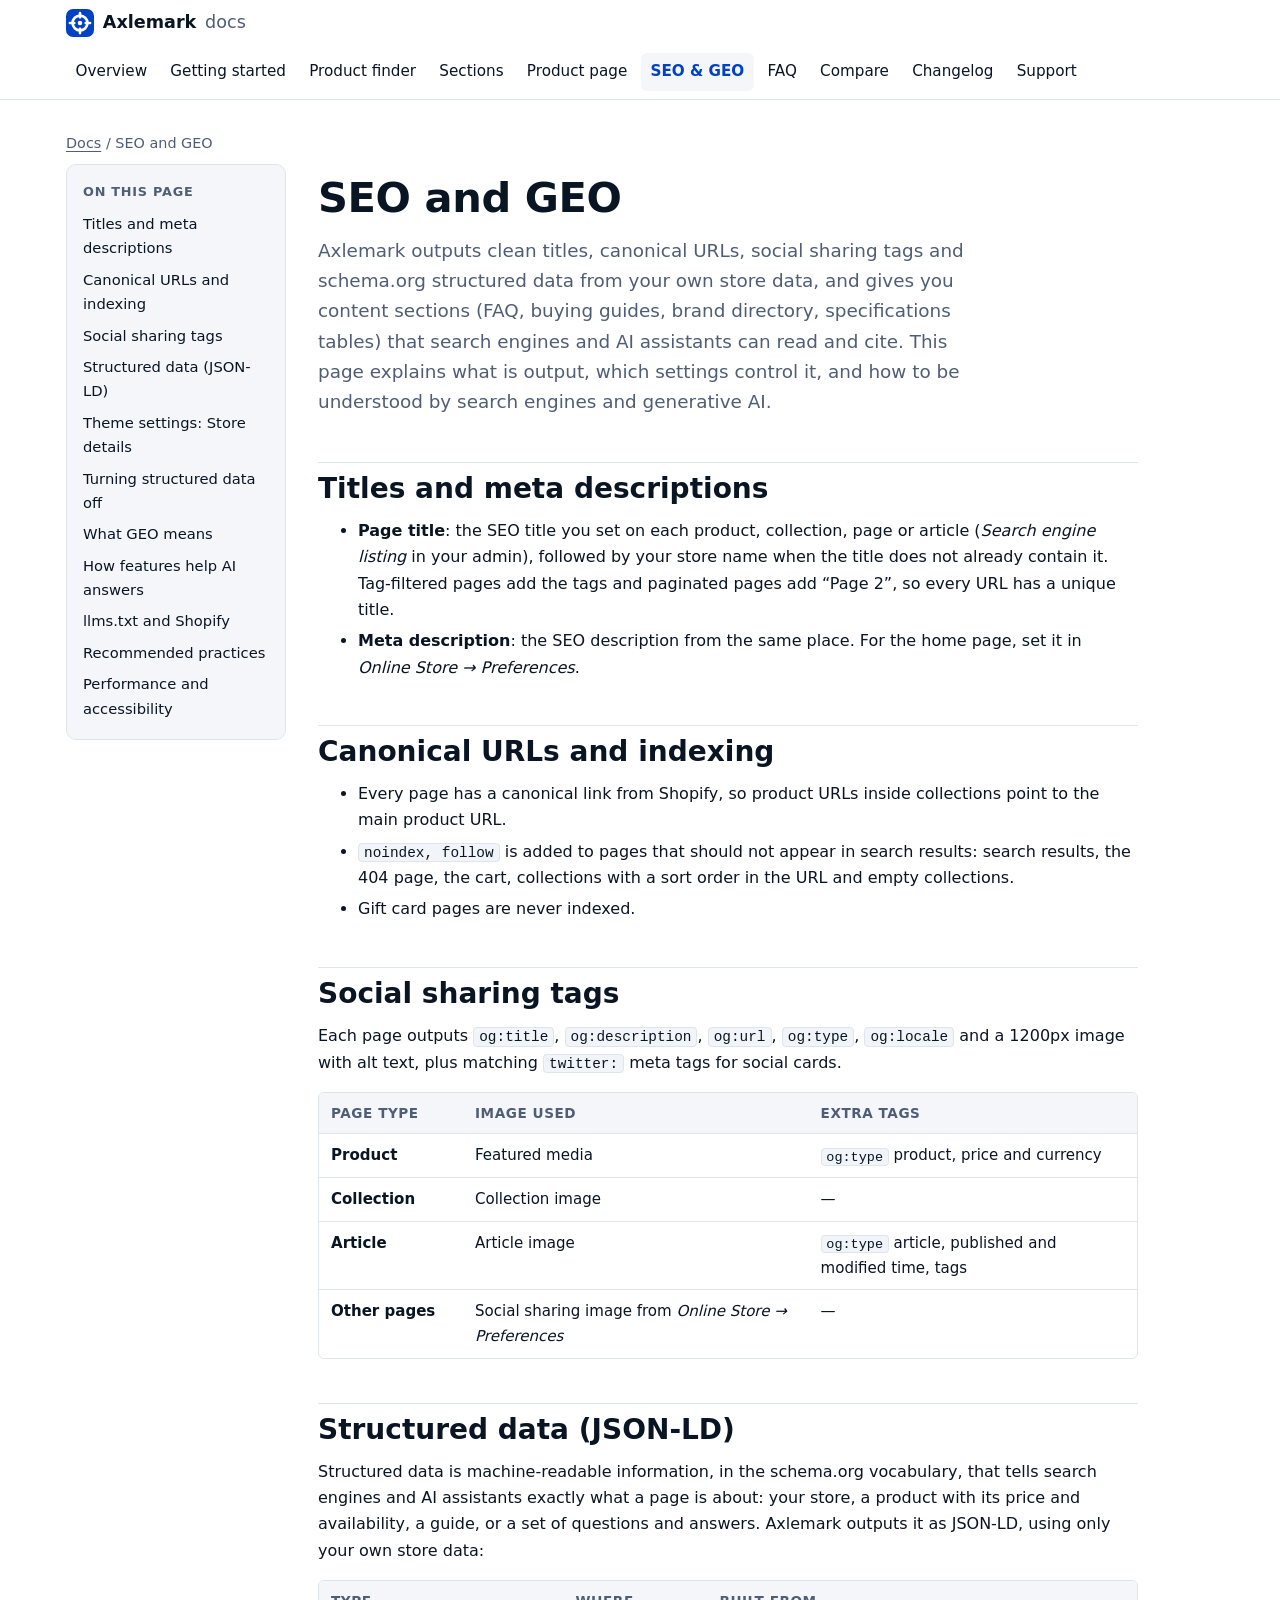
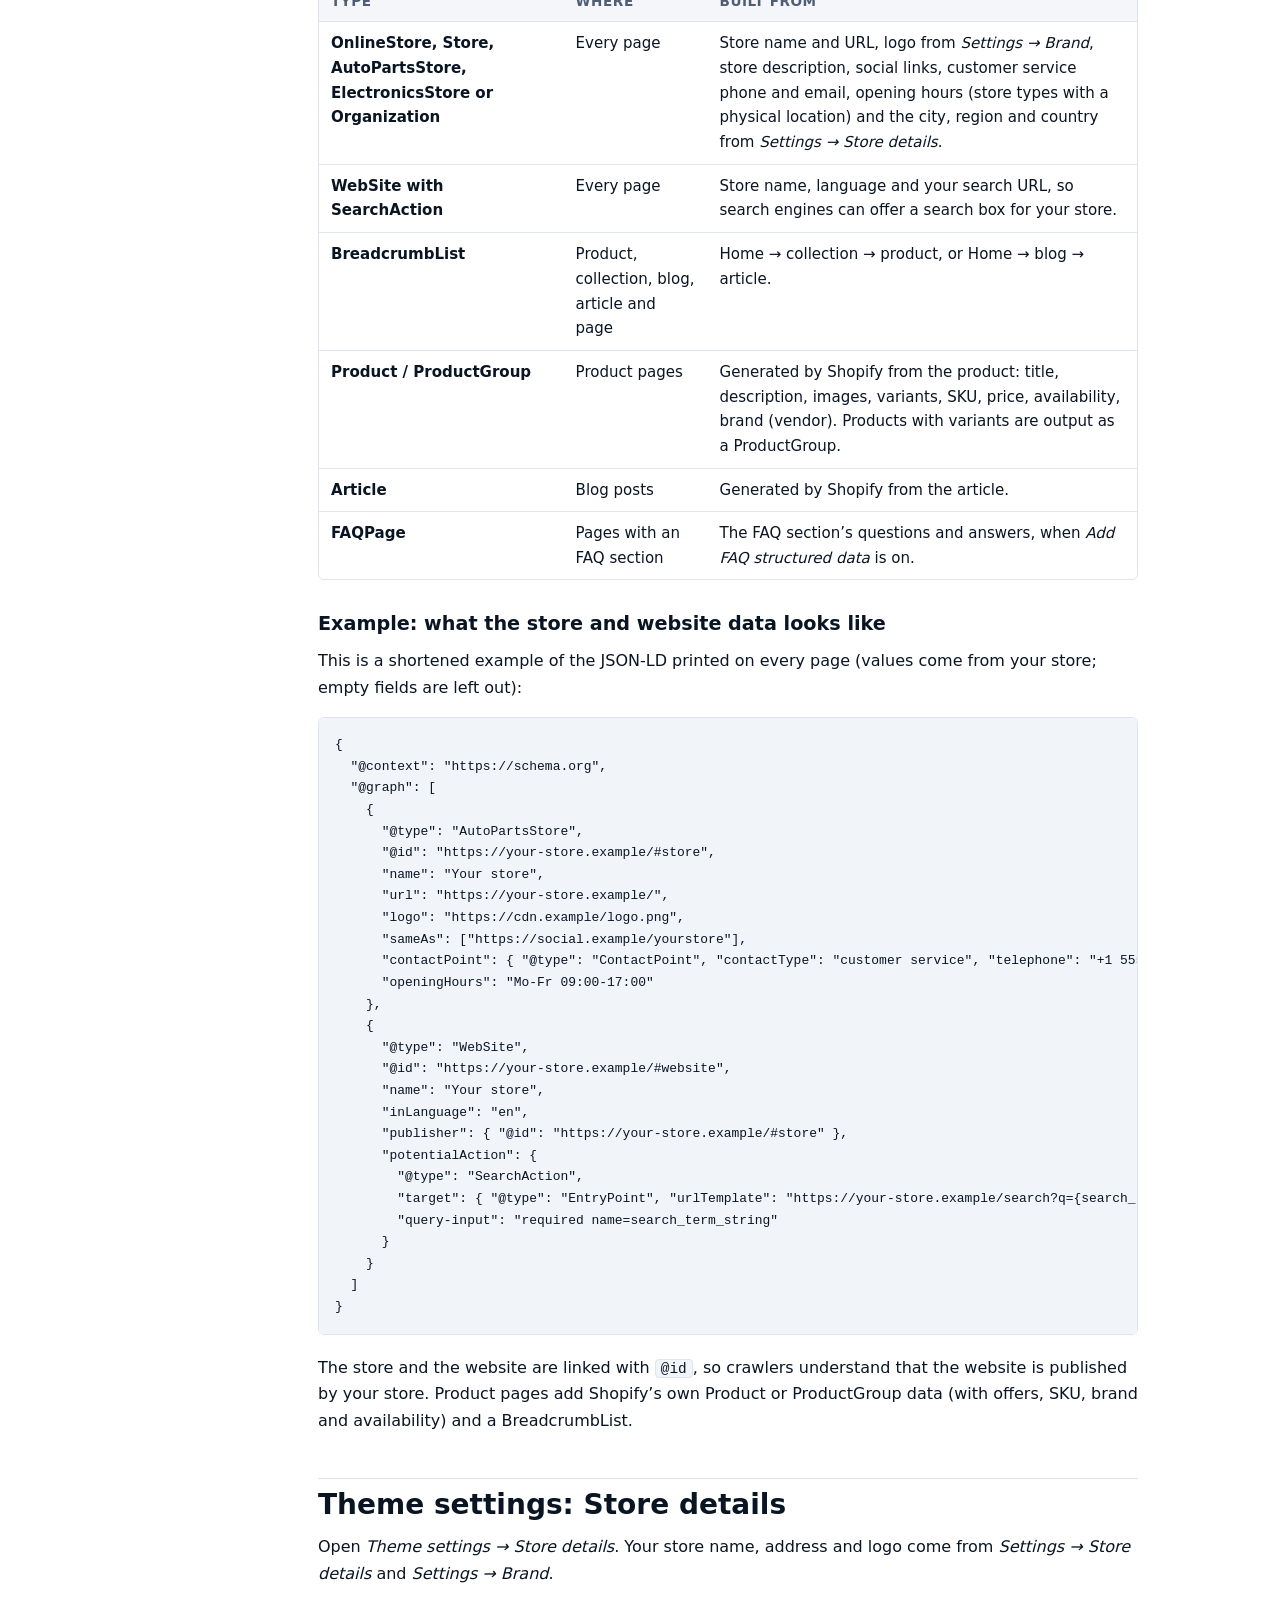
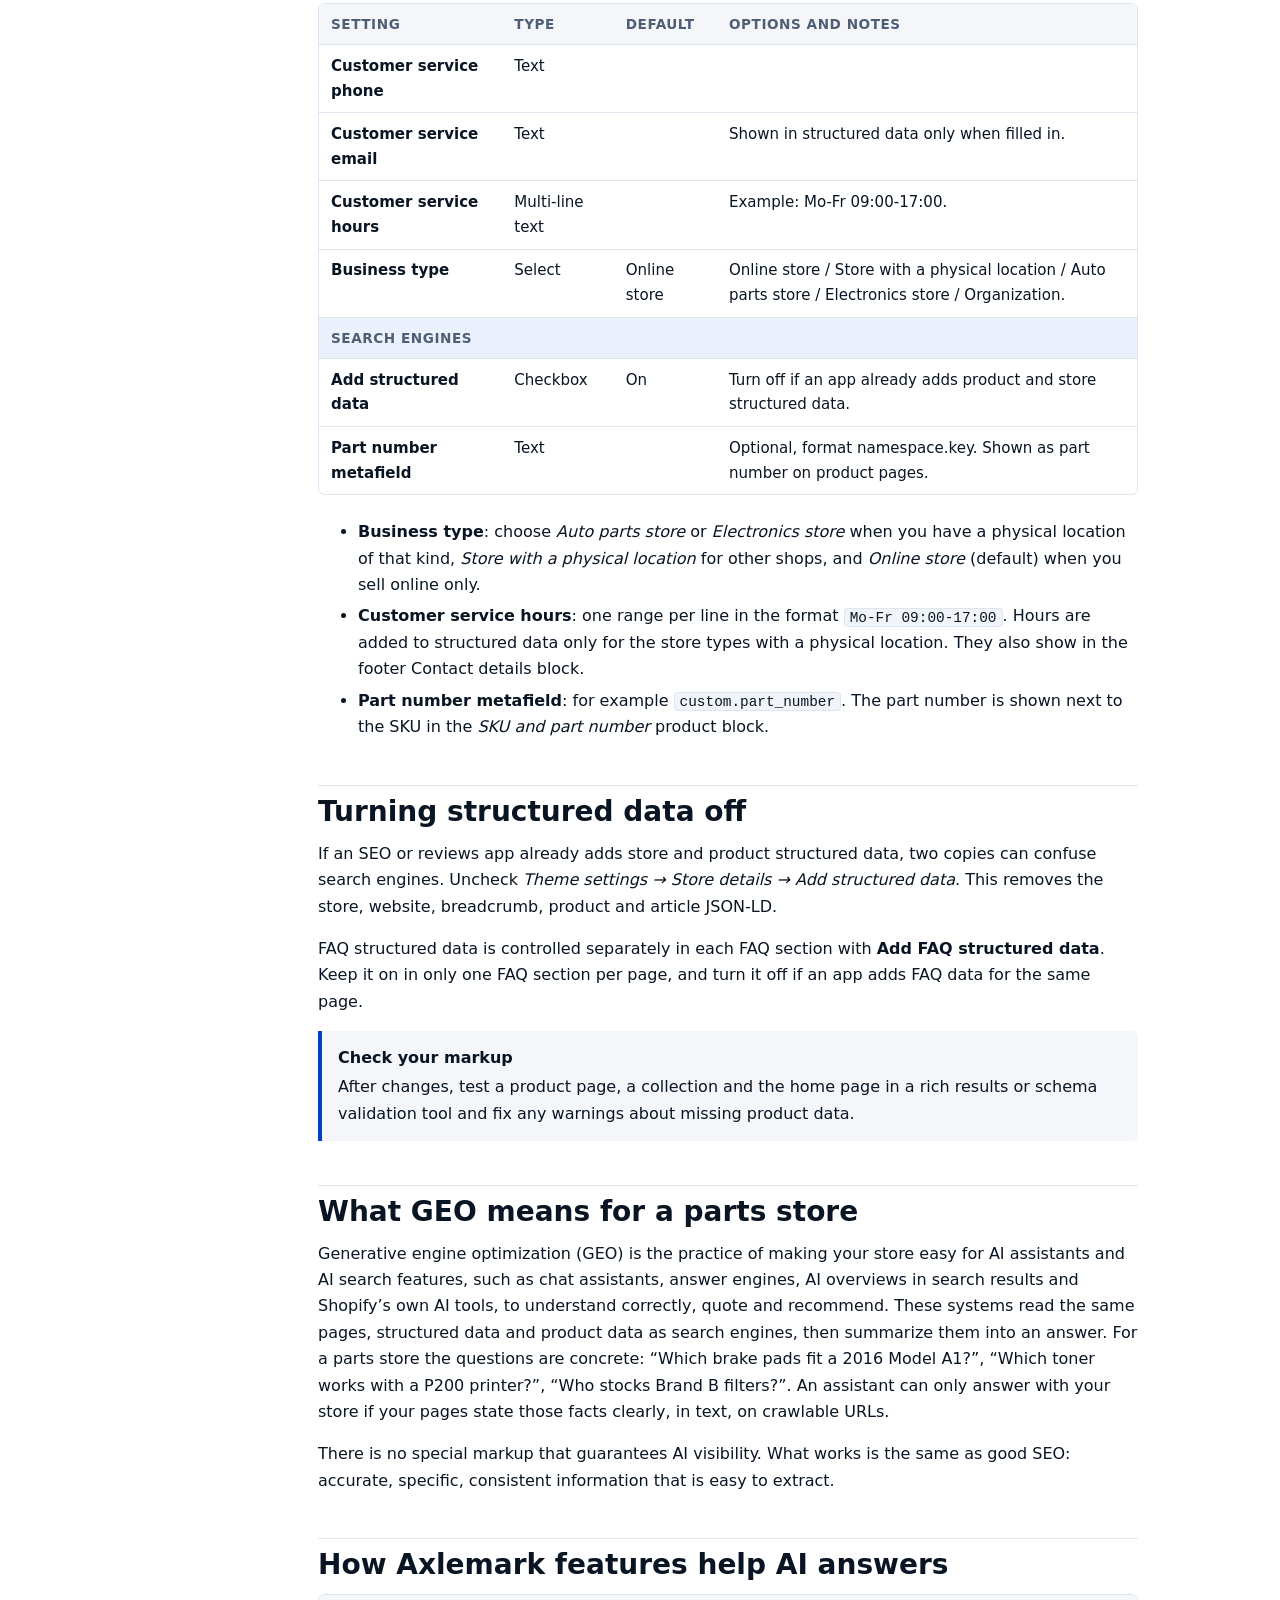
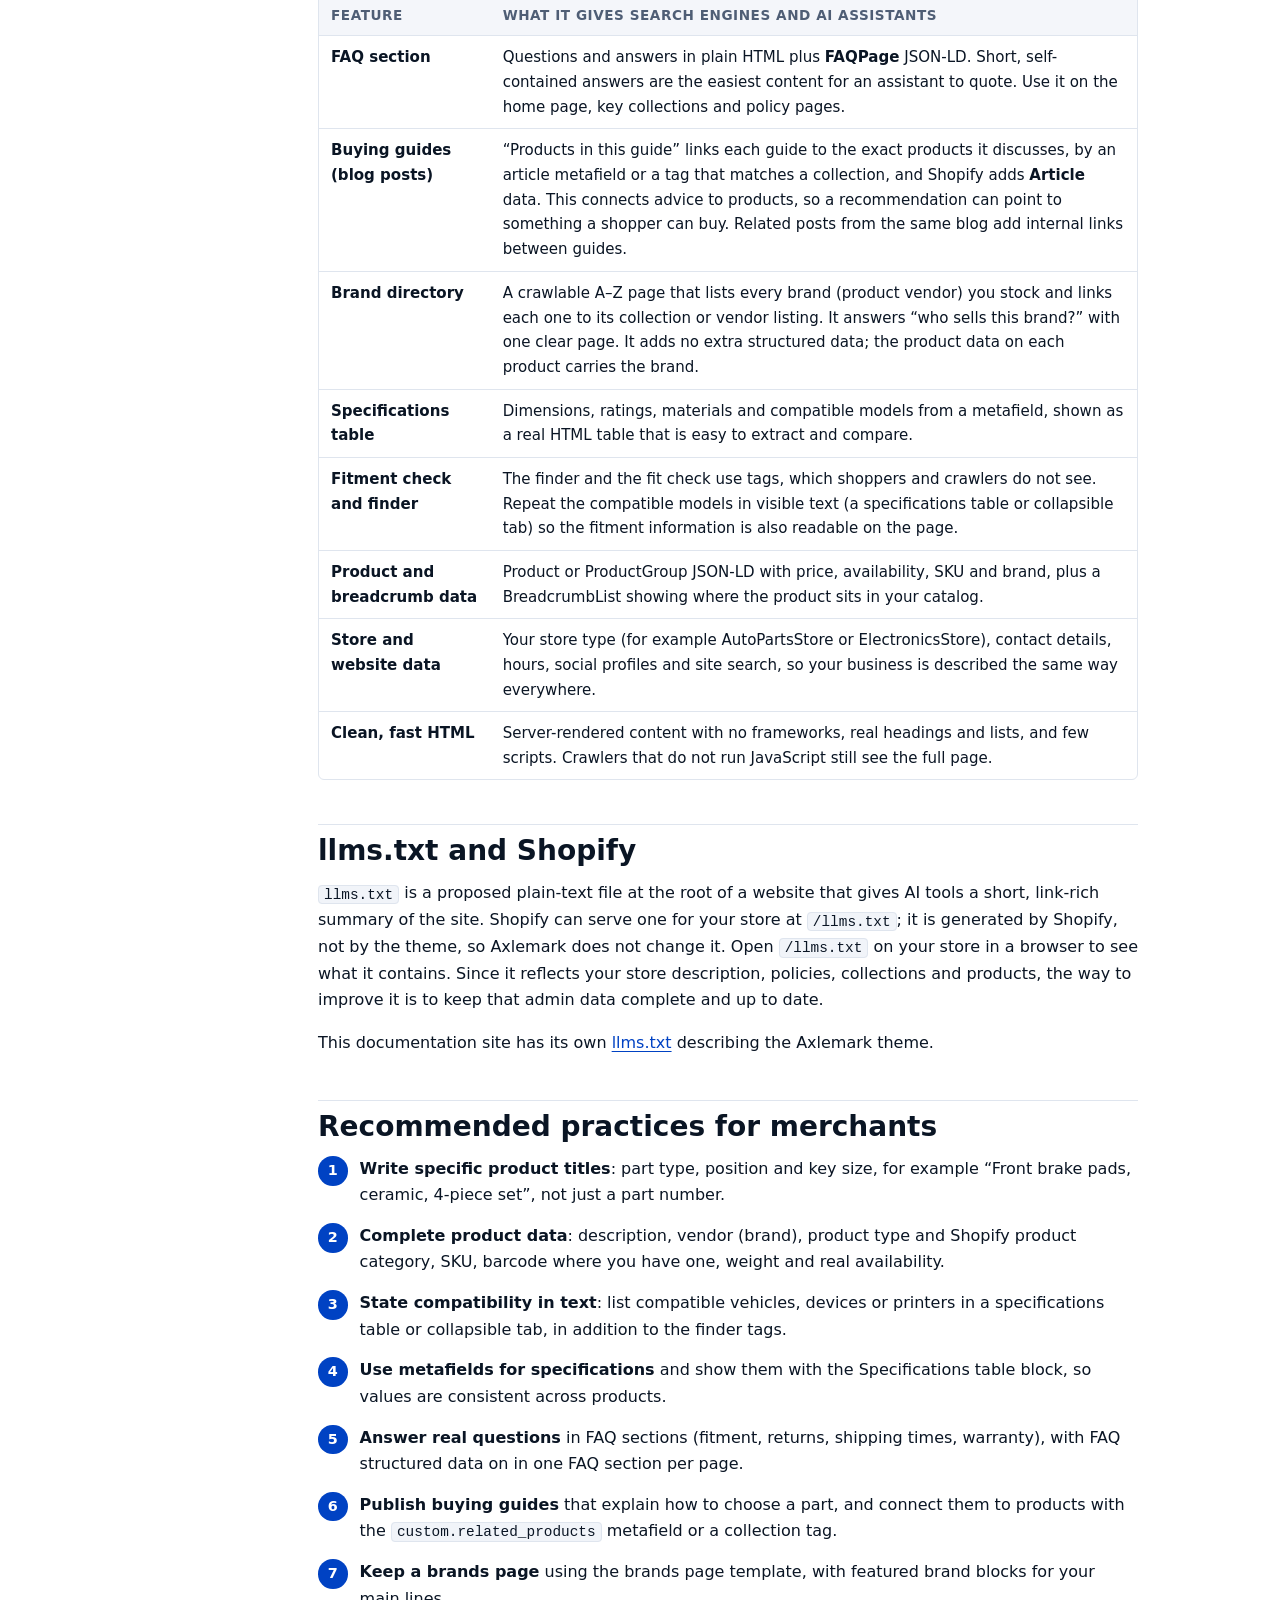
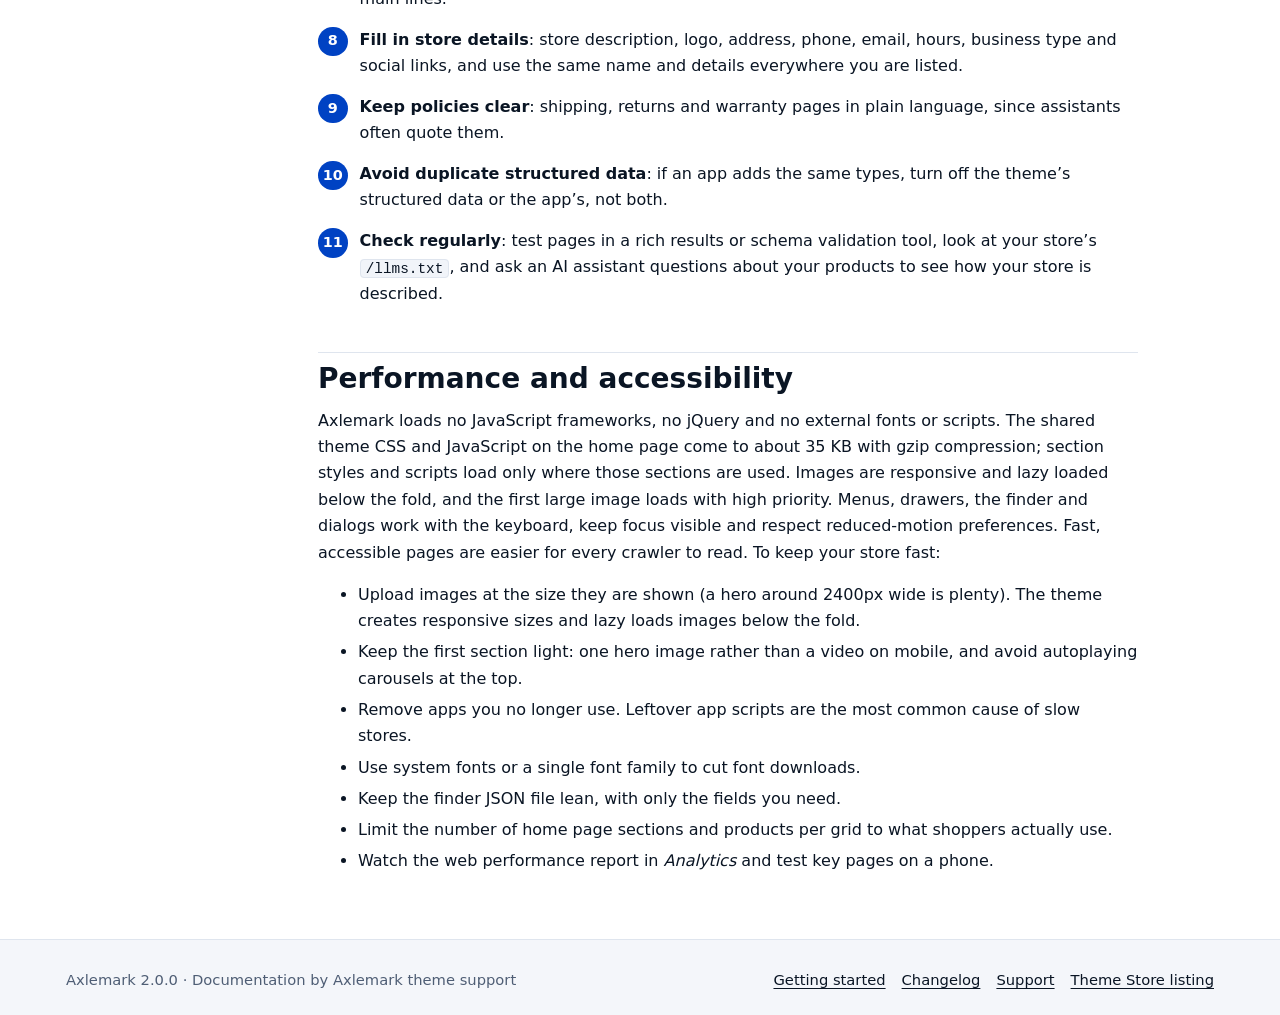
<file: seo.html>
<!doctype html>
<html lang="en-US">
<head>
<meta charset="utf-8">
<meta name="viewport" content="width=device-width, initial-scale=1">
<title>SEO and GEO (AI search) | Axlemark theme docs</title>
<meta name="description" content="How the Axlemark Shopify theme handles SEO and GEO: meta tags, JSON-LD structured data, FAQ and buying guide content, llms.txt and AI visibility practices.">
<link rel="canonical" href="https://lzzhdfq11-tech.github.io/axlemark-docs/seo.html">
<meta name="color-scheme" content="light dark">
<meta name="theme-color" content="#ffffff" media="(prefers-color-scheme: light)">
<meta name="theme-color" content="#0b1220" media="(prefers-color-scheme: dark)">
<meta property="og:type" content="website">
<meta property="og:site_name" content="Axlemark theme documentation">
<meta property="og:title" content="SEO and GEO (AI search)">
<meta property="og:description" content="How the Axlemark Shopify theme handles SEO and GEO: meta tags, JSON-LD structured data, FAQ and buying guide content, llms.txt and AI visibility practices.">
<meta property="og:url" content="https://lzzhdfq11-tech.github.io/axlemark-docs/seo.html">
<meta property="og:locale" content="en_US">
<meta name="twitter:card" content="summary">
<meta name="twitter:title" content="SEO and GEO (AI search)">
<meta name="twitter:description" content="How the Axlemark Shopify theme handles SEO and GEO: meta tags, JSON-LD structured data, FAQ and buying guide content, llms.txt and AI visibility practices.">
<link rel="icon" href="assets/favicon.svg" type="image/svg+xml">
<link rel="stylesheet" href="assets/style.css">
<script src="assets/nav.js"></script>
</head>
<body>
<a class="skip-link" href="#main">Skip to content</a>
<header class="site-header">
<div class="wrap">
<div class="site-nav-row">
<a class="brand" href="index.html"><svg viewBox="0 0 32 32" aria-hidden="true" focusable="false"><rect width="32" height="32" rx="8" fill="currentColor" style="color:var(--accent)"/><circle cx="16" cy="16" r="8.5" fill="none" stroke="var(--bg)" stroke-width="3"/><circle cx="16" cy="16" r="2.6" fill="var(--bg)"/><path d="M16 4.5v5M16 22.5v5M4.5 16h5M22.5 16h5" stroke="var(--bg)" stroke-width="3" stroke-linecap="round"/></svg>Axlemark <span>docs</span></a>
<button class="nav-toggle" type="button" aria-expanded="false" aria-controls="site-nav-list">Menu</button>
</div>
<nav class="site-nav" aria-label="Documentation">
<ul id="site-nav-list"><li><a href="index.html">Overview</a></li><li><a href="getting-started.html">Getting started</a></li><li><a href="product-finder.html">Product finder</a></li><li><a href="sections.html">Sections</a></li><li><a href="product-page.html">Product page</a></li><li><a href="seo.html" aria-current="page">SEO &amp; GEO</a></li><li><a href="faq.html">FAQ</a></li><li><a href="compare.html">Compare</a></li><li><a href="changelog.html">Changelog</a></li><li><a href="support.html">Support</a></li></ul>
</nav>
</div>
</header>
<main id="main" tabindex="-1">
<div class="wrap">
<p class="breadcrumb"><a href="index.html">Docs</a> <span aria-hidden="true">/</span> SEO and GEO</p><div class="doc doc--toc"><nav class="toc" aria-label="On this page"><details class="toc-details" open><summary class="toc-title">On this page</summary><ol><li><a href="#titles">Titles and meta descriptions</a></li><li><a href="#canonical">Canonical URLs and indexing</a></li><li><a href="#social">Social sharing tags</a></li><li><a href="#structured-data">Structured data (JSON-LD)</a></li><li><a href="#store-details">Theme settings: Store details</a></li><li><a href="#turn-off">Turning structured data off</a></li><li><a href="#geo">What GEO means</a></li><li><a href="#geo-features">How features help AI answers</a></li><li><a href="#llms-txt">llms.txt and Shopify</a></li><li><a href="#geo-checklist">Recommended practices</a></li><li><a href="#performance">Performance and accessibility</a></li></ol></details></nav><article class="doc-body">
<h1>SEO and GEO</h1>
<p class="lead">Axlemark outputs clean titles, canonical URLs, social sharing tags and schema.org structured data from your own store data, and gives you content sections (FAQ, buying guides, brand directory, specifications tables) that search engines and AI assistants can read and cite. This page explains what is output, which settings control it, and how to be understood by search engines and generative AI.</p>

<h2 id="titles">Titles and meta descriptions</h2>
<ul>
<li><strong>Page title</strong>: the SEO title you set on each product, collection, page or article (<em>Search engine listing</em> in your admin), followed by your store name when the title does not already contain it. Tag-filtered pages add the tags and paginated pages add &ldquo;Page 2&rdquo;, so every URL has a unique title.</li>
<li><strong>Meta description</strong>: the SEO description from the same place. For the home page, set it in <em>Online Store &rarr; Preferences</em>.</li>
</ul>

<h2 id="canonical">Canonical URLs and indexing</h2>
<ul>
<li>Every page has a canonical link from Shopify, so product URLs inside collections point to the main product URL.</li>
<li><code>noindex, follow</code> is added to pages that should not appear in search results: search results, the 404 page, the cart, collections with a sort order in the URL and empty collections.</li>
<li>Gift card pages are never indexed.</li>
</ul>

<h2 id="social">Social sharing tags</h2>
<p>Each page outputs <code>og:title</code>, <code>og:description</code>, <code>og:url</code>, <code>og:type</code>, <code>og:locale</code> and a 1200px image with alt text, plus matching <code>twitter:</code> meta tags for social cards.</p>
<div class="table-wrap"><table><thead><tr><th scope="col">Page type</th><th scope="col">Image used</th><th scope="col">Extra tags</th></tr></thead><tbody><tr><td>Product</td><td>Featured media</td><td><code>og:type</code> product, price and currency</td></tr><tr><td>Collection</td><td>Collection image</td><td>&mdash;</td></tr><tr><td>Article</td><td>Article image</td><td><code>og:type</code> article, published and modified time, tags</td></tr><tr><td>Other pages</td><td>Social sharing image from <em>Online Store &rarr; Preferences</em></td><td>&mdash;</td></tr></tbody></table></div>

<h2 id="structured-data">Structured data (JSON-LD)</h2>
<p>Structured data is machine-readable information, in the schema.org vocabulary, that tells search engines and AI assistants exactly what a page is about: your store, a product with its price and availability, a guide, or a set of questions and answers. Axlemark outputs it as JSON-LD, using only your own store data:</p>
<div class="table-wrap"><table><thead><tr><th scope="col">Type</th><th scope="col">Where</th><th scope="col">Built from</th></tr></thead><tbody><tr><td><strong>OnlineStore</strong>, Store, AutoPartsStore, ElectronicsStore or Organization</td><td>Every page</td><td>Store name and URL, logo from <em>Settings &rarr; Brand</em>, store description, social links, customer service phone and email, opening hours (store types with a physical location) and the city, region and country from <em>Settings &rarr; Store details</em>.</td></tr><tr><td><strong>WebSite</strong> with <strong>SearchAction</strong></td><td>Every page</td><td>Store name, language and your search URL, so search engines can offer a search box for your store.</td></tr><tr><td><strong>BreadcrumbList</strong></td><td>Product, collection, blog, article and page</td><td>Home &rarr; collection &rarr; product, or Home &rarr; blog &rarr; article.</td></tr><tr><td><strong>Product</strong> / <strong>ProductGroup</strong></td><td>Product pages</td><td>Generated by Shopify from the product: title, description, images, variants, SKU, price, availability, brand (vendor). Products with variants are output as a ProductGroup.</td></tr><tr><td><strong>Article</strong></td><td>Blog posts</td><td>Generated by Shopify from the article.</td></tr><tr><td><strong>FAQPage</strong></td><td>Pages with an FAQ section</td><td>The FAQ section&rsquo;s questions and answers, when <em>Add FAQ structured data</em> is on.</td></tr></tbody></table></div>

<h3 id="example-json-ld">Example: what the store and website data looks like</h3>
<p>This is a shortened example of the JSON-LD printed on every page (values come from your store; empty fields are left out):</p>
<pre><code>{
  &quot;@context&quot;: &quot;https://schema.org&quot;,
  &quot;@graph&quot;: [
    {
      &quot;@type&quot;: &quot;AutoPartsStore&quot;,
      &quot;@id&quot;: &quot;https://your-store.example/#store&quot;,
      &quot;name&quot;: &quot;Your store&quot;,
      &quot;url&quot;: &quot;https://your-store.example/&quot;,
      &quot;logo&quot;: &quot;https://cdn.example/logo.png&quot;,
      &quot;sameAs&quot;: [&quot;https://social.example/yourstore&quot;],
      &quot;contactPoint&quot;: { &quot;@type&quot;: &quot;ContactPoint&quot;, &quot;contactType&quot;: &quot;customer service&quot;, &quot;telephone&quot;: &quot;+1 555 0100&quot; },
      &quot;openingHours&quot;: &quot;Mo-Fr 09:00-17:00&quot;
    },
    {
      &quot;@type&quot;: &quot;WebSite&quot;,
      &quot;@id&quot;: &quot;https://your-store.example/#website&quot;,
      &quot;name&quot;: &quot;Your store&quot;,
      &quot;inLanguage&quot;: &quot;en&quot;,
      &quot;publisher&quot;: { &quot;@id&quot;: &quot;https://your-store.example/#store&quot; },
      &quot;potentialAction&quot;: {
        &quot;@type&quot;: &quot;SearchAction&quot;,
        &quot;target&quot;: { &quot;@type&quot;: &quot;EntryPoint&quot;, &quot;urlTemplate&quot;: &quot;https://your-store.example/search?q={search_term_string}&quot; },
        &quot;query-input&quot;: &quot;required name=search_term_string&quot;
      }
    }
  ]
}</code></pre>
<p>The store and the website are linked with <code>@id</code>, so crawlers understand that the website is published by your store. Product pages add Shopify&rsquo;s own Product or ProductGroup data (with offers, SKU, brand and availability) and a BreadcrumbList.</p>

<h2 id="store-details">Theme settings: Store details</h2>
<p>Open <em>Theme settings &rarr; Store details</em>. Your store name, address and logo come from <em>Settings &rarr; Store details</em> and <em>Settings &rarr; Brand</em>.</p>
<div class="table-wrap"><table><thead><tr><th scope="col">Setting</th><th scope="col">Type</th><th scope="col">Default</th><th scope="col">Options and notes</th></tr></thead><tbody><tr><td>Customer service phone</td><td>Text</td><td></td><td></td></tr><tr><td>Customer service email</td><td>Text</td><td></td><td>Shown in structured data only when filled in.</td></tr><tr><td>Customer service hours</td><td>Multi-line text</td><td></td><td>Example: Mo-Fr 09:00-17:00.</td></tr><tr><td>Business type</td><td>Select</td><td>Online store</td><td>Online store / Store with a physical location / Auto parts store / Electronics store / Organization.</td></tr><tr class="subhead"><td colspan="4">Search engines</td></tr><tr><td>Add structured data</td><td>Checkbox</td><td>On</td><td>Turn off if an app already adds product and store structured data.</td></tr><tr><td>Part number metafield</td><td>Text</td><td></td><td>Optional, format namespace.key. Shown as part number on product pages.</td></tr></tbody></table></div>
<ul>
<li><strong>Business type</strong>: choose <em>Auto parts store</em> or <em>Electronics store</em> when you have a physical location of that kind, <em>Store with a physical location</em> for other shops, and <em>Online store</em> (default) when you sell online only.</li>
<li><strong>Customer service hours</strong>: one range per line in the format <code>Mo-Fr 09:00-17:00</code>. Hours are added to structured data only for the store types with a physical location. They also show in the footer Contact details block.</li>
<li><strong>Part number metafield</strong>: for example <code>custom.part_number</code>. The part number is shown next to the SKU in the <em>SKU and part number</em> product block.</li>
</ul>

<h2 id="turn-off">Turning structured data off</h2>
<p>If an SEO or reviews app already adds store and product structured data, two copies can confuse search engines. Uncheck <em>Theme settings &rarr; Store details &rarr; Add structured data</em>. This removes the store, website, breadcrumb, product and article JSON-LD.</p>
<p>FAQ structured data is controlled separately in each FAQ section with <strong>Add FAQ structured data</strong>. Keep it on in only one FAQ section per page, and turn it off if an app adds FAQ data for the same page.</p>
<div class="note"><strong>Check your markup</strong><p>After changes, test a product page, a collection and the home page in a rich results or schema validation tool and fix any warnings about missing product data.</p></div>

<h2 id="geo">What GEO means for a parts store</h2>
<p>Generative engine optimization (GEO) is the practice of making your store easy for AI assistants and AI search features, such as chat assistants, answer engines, AI overviews in search results and Shopify&rsquo;s own AI tools, to understand correctly, quote and recommend. These systems read the same pages, structured data and product data as search engines, then summarize them into an answer. For a parts store the questions are concrete: &ldquo;Which brake pads fit a 2016 Model A1?&rdquo;, &ldquo;Which toner works with a P200 printer?&rdquo;, &ldquo;Who stocks Brand B filters?&rdquo;. An assistant can only answer with your store if your pages state those facts clearly, in text, on crawlable URLs.</p>
<p>There is no special markup that guarantees AI visibility. What works is the same as good SEO: accurate, specific, consistent information that is easy to extract.</p>

<h2 id="geo-features">How Axlemark features help AI answers</h2>
<div class="table-wrap"><table><thead><tr><th scope="col">Feature</th><th scope="col">What it gives search engines and AI assistants</th></tr></thead><tbody>
<tr><td><strong>FAQ section</strong></td><td>Questions and answers in plain HTML plus <strong>FAQPage</strong> JSON-LD. Short, self-contained answers are the easiest content for an assistant to quote. Use it on the home page, key collections and policy pages.</td></tr>
<tr><td><strong>Buying guides</strong> (blog posts)</td><td>&ldquo;Products in this guide&rdquo; links each guide to the exact products it discusses, by an article metafield or a tag that matches a collection, and Shopify adds <strong>Article</strong> data. This connects advice to products, so a recommendation can point to something a shopper can buy. Related posts from the same blog add internal links between guides.</td></tr>
<tr><td><strong>Brand directory</strong></td><td>A crawlable A&ndash;Z page that lists every brand (product vendor) you stock and links each one to its collection or vendor listing. It answers &ldquo;who sells this brand?&rdquo; with one clear page. It adds no extra structured data; the product data on each product carries the brand.</td></tr>
<tr><td><strong>Specifications table</strong></td><td>Dimensions, ratings, materials and compatible models from a metafield, shown as a real HTML table that is easy to extract and compare.</td></tr>
<tr><td><strong>Fitment check and finder</strong></td><td>The finder and the fit check use tags, which shoppers and crawlers do not see. Repeat the compatible models in visible text (a specifications table or collapsible tab) so the fitment information is also readable on the page.</td></tr>
<tr><td><strong>Product and breadcrumb data</strong></td><td>Product or ProductGroup JSON-LD with price, availability, SKU and brand, plus a BreadcrumbList showing where the product sits in your catalog.</td></tr>
<tr><td><strong>Store and website data</strong></td><td>Your store type (for example AutoPartsStore or ElectronicsStore), contact details, hours, social profiles and site search, so your business is described the same way everywhere.</td></tr>
<tr><td><strong>Clean, fast HTML</strong></td><td>Server-rendered content with no frameworks, real headings and lists, and few scripts. Crawlers that do not run JavaScript still see the full page.</td></tr>
</tbody></table></div>

<h2 id="llms-txt">llms.txt and Shopify</h2>
<p><code>llms.txt</code> is a proposed plain-text file at the root of a website that gives AI tools a short, link-rich summary of the site. Shopify can serve one for your store at <code>/llms.txt</code>; it is generated by Shopify, not by the theme, so Axlemark does not change it. Open <code>/llms.txt</code> on your store in a browser to see what it contains. Since it reflects your store description, policies, collections and products, the way to improve it is to keep that admin data complete and up to date.</p>
<p>This documentation site has its own <a href="llms.txt">llms.txt</a> describing the Axlemark theme.</p>

<h2 id="geo-checklist">Recommended practices for merchants</h2>
<ol class="steps">
<li><strong>Write specific product titles</strong>: part type, position and key size, for example &ldquo;Front brake pads, ceramic, 4-piece set&rdquo;, not just a part number.</li>
<li><strong>Complete product data</strong>: description, vendor (brand), product type and Shopify product category, SKU, barcode where you have one, weight and real availability.</li>
<li><strong>State compatibility in text</strong>: list compatible vehicles, devices or printers in a specifications table or collapsible tab, in addition to the finder tags.</li>
<li><strong>Use metafields for specifications</strong> and show them with the Specifications table block, so values are consistent across products.</li>
<li><strong>Answer real questions</strong> in FAQ sections (fitment, returns, shipping times, warranty), with FAQ structured data on in one FAQ section per page.</li>
<li><strong>Publish buying guides</strong> that explain how to choose a part, and connect them to products with the <code>custom.related_products</code> metafield or a collection tag.</li>
<li><strong>Keep a brands page</strong> using the brands page template, with featured brand blocks for your main lines.</li>
<li><strong>Fill in store details</strong>: store description, logo, address, phone, email, hours, business type and social links, and use the same name and details everywhere you are listed.</li>
<li><strong>Keep policies clear</strong>: shipping, returns and warranty pages in plain language, since assistants often quote them.</li>
<li><strong>Avoid duplicate structured data</strong>: if an app adds the same types, turn off the theme&rsquo;s structured data or the app&rsquo;s, not both.</li>
<li><strong>Check regularly</strong>: test pages in a rich results or schema validation tool, look at your store&rsquo;s <code>/llms.txt</code>, and ask an AI assistant questions about your products to see how your store is described.</li>
</ol>

<h2 id="performance">Performance and accessibility</h2>
<p>Axlemark loads no JavaScript frameworks, no jQuery and no external fonts or scripts. The shared theme CSS and JavaScript on the home page come to about 35 KB with gzip compression; section styles and scripts load only where those sections are used. Images are responsive and lazy loaded below the fold, and the first large image loads with high priority. Menus, drawers, the finder and dialogs work with the keyboard, keep focus visible and respect reduced-motion preferences. Fast, accessible pages are easier for every crawler to read. To keep your store fast:</p>
<ul>
<li>Upload images at the size they are shown (a hero around 2400px wide is plenty). The theme creates responsive sizes and lazy loads images below the fold.</li>
<li>Keep the first section light: one hero image rather than a video on mobile, and avoid autoplaying carousels at the top.</li>
<li>Remove apps you no longer use. Leftover app scripts are the most common cause of slow stores.</li>
<li>Use system fonts or a single font family to cut font downloads.</li>
<li>Keep the finder JSON file lean, with only the fields you need.</li>
<li>Limit the number of home page sections and products per grid to what shoppers actually use.</li>
<li>Watch the web performance report in <em>Analytics</em> and test key pages on a phone.</li>
</ul>
</article></div>
</div>
</main>
<footer class="site-footer">
<div class="wrap">
<p>Axlemark 2.0.0 &middot; Documentation by Axlemark theme support</p>
<ul>
<li><a href="getting-started.html">Getting started</a></li>
<li><a href="changelog.html">Changelog</a></li>
<li><a href="support.html">Support</a></li>
<li><a href="https://themes.shopify.com/themes?q=axlemark">Theme Store listing</a></li>
</ul>
</div>
</footer>
</body>
</html>
</file>
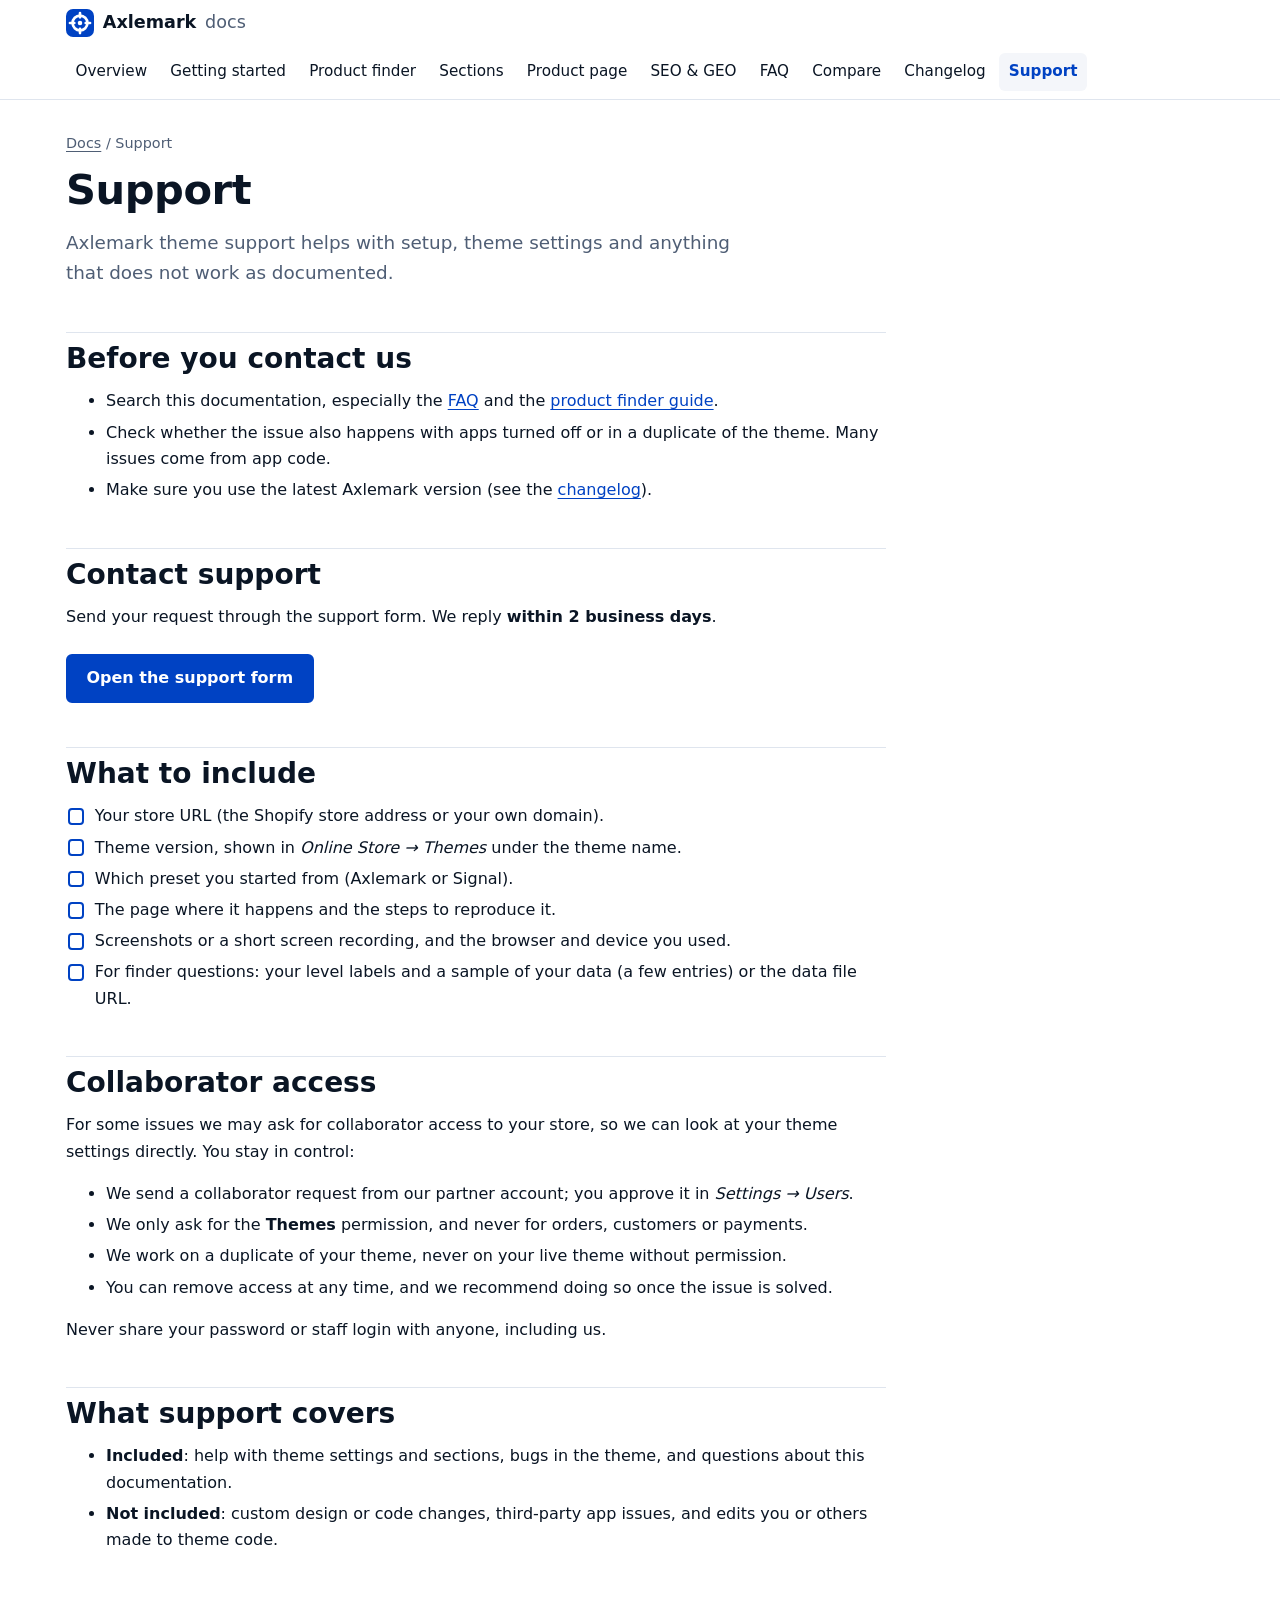
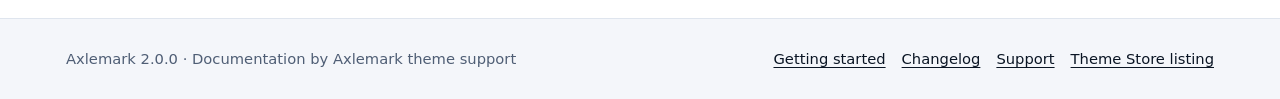
<file: support.html>
<!doctype html>
<html lang="en-US">
<head>
<meta charset="utf-8">
<meta name="viewport" content="width=device-width, initial-scale=1">
<title>Support | Axlemark theme docs</title>
<meta name="description" content="How to get help with the Axlemark Shopify theme: the support form, what to include in your request, response time and collaborator access.">
<link rel="canonical" href="https://lzzhdfq11-tech.github.io/axlemark-docs/support.html">
<meta name="color-scheme" content="light dark">
<meta name="theme-color" content="#ffffff" media="(prefers-color-scheme: light)">
<meta name="theme-color" content="#0b1220" media="(prefers-color-scheme: dark)">
<meta property="og:type" content="website">
<meta property="og:site_name" content="Axlemark theme documentation">
<meta property="og:title" content="Support">
<meta property="og:description" content="How to get help with the Axlemark Shopify theme: the support form, what to include in your request, response time and collaborator access.">
<meta property="og:url" content="https://lzzhdfq11-tech.github.io/axlemark-docs/support.html">
<meta property="og:locale" content="en_US">
<meta name="twitter:card" content="summary">
<meta name="twitter:title" content="Support">
<meta name="twitter:description" content="How to get help with the Axlemark Shopify theme: the support form, what to include in your request, response time and collaborator access.">
<link rel="icon" href="assets/favicon.svg" type="image/svg+xml">
<link rel="stylesheet" href="assets/style.css">
<script src="assets/nav.js"></script>
</head>
<body>
<a class="skip-link" href="#main">Skip to content</a>
<header class="site-header">
<div class="wrap">
<div class="site-nav-row">
<a class="brand" href="index.html"><svg viewBox="0 0 32 32" aria-hidden="true" focusable="false"><rect width="32" height="32" rx="8" fill="currentColor" style="color:var(--accent)"/><circle cx="16" cy="16" r="8.5" fill="none" stroke="var(--bg)" stroke-width="3"/><circle cx="16" cy="16" r="2.6" fill="var(--bg)"/><path d="M16 4.5v5M16 22.5v5M4.5 16h5M22.5 16h5" stroke="var(--bg)" stroke-width="3" stroke-linecap="round"/></svg>Axlemark <span>docs</span></a>
<button class="nav-toggle" type="button" aria-expanded="false" aria-controls="site-nav-list">Menu</button>
</div>
<nav class="site-nav" aria-label="Documentation">
<ul id="site-nav-list"><li><a href="index.html">Overview</a></li><li><a href="getting-started.html">Getting started</a></li><li><a href="product-finder.html">Product finder</a></li><li><a href="sections.html">Sections</a></li><li><a href="product-page.html">Product page</a></li><li><a href="seo.html">SEO &amp; GEO</a></li><li><a href="faq.html">FAQ</a></li><li><a href="compare.html">Compare</a></li><li><a href="changelog.html">Changelog</a></li><li><a href="support.html" aria-current="page">Support</a></li></ul>
</nav>
</div>
</header>
<main id="main" tabindex="-1">
<div class="wrap">
<div class="doc"><article class="doc-body"><p class="breadcrumb"><a href="index.html">Docs</a> <span aria-hidden="true">/</span> Support</p>
<h1>Support</h1>
<p class="lead">Axlemark theme support helps with setup, theme settings and anything that does not work as documented.</p>

<h2 id="before">Before you contact us</h2>
<ul>
<li>Search this documentation, especially the <a href="faq.html">FAQ</a> and the <a href="product-finder.html">product finder guide</a>.</li>
<li>Check whether the issue also happens with apps turned off or in a duplicate of the theme. Many issues come from app code.</li>
<li>Make sure you use the latest Axlemark version (see the <a href="changelog.html">changelog</a>).</li>
</ul>

<h2 id="contact">Contact support</h2>
<p>Send your request through the support form. We reply <strong>within 2 business days</strong>.</p>
<div class="actions"><a class="button" href="https://docs.google.com/forms/d/e/1FAIpQLSdNHX8sSymslZxr_UqBGu72d_YzikHRBex5sS2TQJA5FJ5EQg/viewform">Open the support form</a></div>

<h2 id="include">What to include</h2>
<ul class="checklist">
<li>Your store URL (the Shopify store address or your own domain).</li>
<li>Theme version, shown in <em>Online Store &rarr; Themes</em> under the theme name.</li>
<li>Which preset you started from (Axlemark or Signal).</li>
<li>The page where it happens and the steps to reproduce it.</li>
<li>Screenshots or a short screen recording, and the browser and device you used.</li>
<li>For finder questions: your level labels and a sample of your data (a few entries) or the data file URL.</li>
</ul>

<h2 id="collaborator">Collaborator access</h2>
<p>For some issues we may ask for collaborator access to your store, so we can look at your theme settings directly. You stay in control:</p>
<ul>
<li>We send a collaborator request from our partner account; you approve it in <em>Settings &rarr; Users</em>.</li>
<li>We only ask for the <strong>Themes</strong> permission, and never for orders, customers or payments.</li>
<li>We work on a duplicate of your theme, never on your live theme without permission.</li>
<li>You can remove access at any time, and we recommend doing so once the issue is solved.</li>
</ul>
<p>Never share your password or staff login with anyone, including us.</p>

<h2 id="scope">What support covers</h2>
<ul>
<li><strong>Included</strong>: help with theme settings and sections, bugs in the theme, and questions about this documentation.</li>
<li><strong>Not included</strong>: custom design or code changes, third-party app issues, and edits you or others made to theme code.</li>
</ul>
</article></div>
</div>
</main>
<footer class="site-footer">
<div class="wrap">
<p>Axlemark 2.0.0 &middot; Documentation by Axlemark theme support</p>
<ul>
<li><a href="getting-started.html">Getting started</a></li>
<li><a href="changelog.html">Changelog</a></li>
<li><a href="support.html">Support</a></li>
<li><a href="https://themes.shopify.com/themes?q=axlemark">Theme Store listing</a></li>
</ul>
</div>
</footer>
</body>
</html>
</file>
<file: assets/style.css>
/* Axlemark theme documentation — plain CSS, no build step. */

:root {
  --bg: #ffffff;
  --surface: #f4f6fa;
  --surface-2: #eaf0fc;
  --text: #0a1524;
  --heading: #0a1524;
  --muted: #4f5e75;
  --accent: #0042c3;
  --accent-contrast: #ffffff;
  --border: #dfe5ee;
  --code-bg: #f1f4f9;
  --success: #067647;
  --warn: #8a4b00;
  --radius: 10px;
  --radius-sm: 6px;
  --page: 1180px;
  --gutter: 16px;
  --font: system-ui, sans-serif;
  --mono: ui-monospace, monospace;
  color-scheme: light dark;
}

@media (prefers-color-scheme: dark) {
  :root {
    --bg: #0b1220;
    --surface: #131c2e;
    --surface-2: #17233b;
    --text: #e6ebf3;
    --heading: #ffffff;
    --muted: #a9b6cc;
    --accent: #8ab4ff;
    --accent-contrast: #0b1220;
    --border: #26324a;
    --code-bg: #111a2b;
    --success: #6ce9a6;
    --warn: #ffc77a;
  }
}

*, *::before, *::after { box-sizing: border-box; }

html { -webkit-text-size-adjust: 100%; scroll-padding-top: 1rem; }

body {
  margin: 0;
  background: var(--bg);
  color: var(--text);
  font-family: var(--font);
  font-size: 1rem;
  line-height: 1.65;
}

img, svg { max-width: 100%; height: auto; }

a { color: var(--accent); text-underline-offset: 0.18em; }
a:hover { text-decoration-thickness: 2px; }

:focus-visible { outline: 3px solid var(--accent); outline-offset: 2px; border-radius: 2px; }

h1, h2, h3, h4 { color: var(--heading); line-height: 1.25; margin: 2rem 0 0.75rem; }
h1 { font-size: clamp(1.9rem, 4vw, 2.6rem); margin-top: 0.5rem; letter-spacing: -0.01em; }
h2 { font-size: clamp(1.4rem, 2.6vw, 1.75rem); padding-top: 0.5rem; border-top: 1px solid var(--border); margin-top: 2.75rem; }
h3 { font-size: 1.2rem; }
h4 { font-size: 1.05rem; }
p, ul, ol, dl { margin: 0 0 1rem; }
li + li { margin-top: 0.3rem; }

code, kbd, pre { font-family: var(--mono); font-size: 0.9em; }
code { background: var(--code-bg); border: 1px solid var(--border); border-radius: 4px; padding: 0.05em 0.35em; overflow-wrap: anywhere; }
pre { background: var(--code-bg); border: 1px solid var(--border); border-radius: var(--radius-sm); padding: 1rem; overflow-x: auto; line-height: 1.5; margin: 0 0 1.25rem; }
pre code { background: none; border: 0; padding: 0; overflow-wrap: normal; }

.visually-hidden {
  position: absolute !important; width: 1px; height: 1px; padding: 0; margin: -1px;
  overflow: hidden; clip: rect(0 0 0 0); white-space: nowrap; border: 0;
}

.skip-link {
  position: absolute; left: var(--gutter); top: -100px; z-index: 10;
  background: var(--accent); color: var(--accent-contrast); padding: 0.6rem 1rem; border-radius: var(--radius-sm);
  font-weight: 600; text-decoration: none;
}
.skip-link:focus { top: 0.75rem; }

.wrap { max-width: var(--page); margin: 0 auto; padding: 0 var(--gutter); }

/* Header */
.site-header { border-bottom: 1px solid var(--border); background: var(--bg); }
.site-header .wrap { display: flex; align-items: center; justify-content: space-between; gap: 1rem; flex-wrap: wrap; min-height: 64px; padding-top: 0.5rem; padding-bottom: 0.5rem; }
.brand { display: inline-flex; align-items: center; gap: 0.55rem; color: var(--heading); text-decoration: none; font-weight: 700; font-size: 1.1rem; }
.brand svg { width: 28px; height: 28px; flex: none; }
.brand span { color: var(--muted); font-weight: 500; }
.site-nav ul { list-style: none; margin: 0; padding: 0; display: flex; flex-wrap: wrap; gap: 0.25rem; }
.site-nav li + li { margin-top: 0; }
.site-nav a { display: block; padding: 0.4rem 0.6rem; border-radius: var(--radius-sm); color: var(--text); text-decoration: none; font-size: 0.95rem; }
.site-nav a:hover { background: var(--surface); }
.site-nav a[aria-current="page"] { color: var(--accent); font-weight: 600; background: var(--surface); }
.nav-toggle { display: none; }

@media (max-width: 899px) {
  .js .nav-toggle {
    display: inline-flex; align-items: center; gap: 0.4rem; min-height: 40px; padding: 0.4rem 0.85rem;
    font: inherit; color: var(--text); background: var(--surface); border: 1px solid var(--border); border-radius: var(--radius-sm); cursor: pointer;
  }
  .js .site-nav { flex-basis: 100%; }
  .js .site-nav[data-open="false"] ul { display: none; }
  .js .site-nav ul { flex-direction: column; padding-bottom: 0.75rem; }
  .site-header .wrap { row-gap: 0; }
  .site-nav-row { display: flex; width: 100%; justify-content: space-between; align-items: center; }
}
@media (min-width: 900px) {
  .site-nav-row { display: contents; }
}

/* Layout */
main { display: block; padding: 2rem 0 3rem; }
main:focus { outline: none; }
.doc { display: grid; gap: 2rem; }
@media (min-width: 1000px) {
  .doc--toc { grid-template-columns: 220px minmax(0, 1fr); align-items: start; }
  .toc { position: sticky; top: 1rem; max-height: calc(100vh - 2rem); overflow: auto; }
}
.doc-body { min-width: 0; max-width: 820px; }
.toc { font-size: 0.92rem; border: 1px solid var(--border); border-radius: var(--radius); padding: 1rem; background: var(--surface); }
.toc-title { font-size: 0.8rem; font-weight: 700; text-transform: uppercase; letter-spacing: 0.06em; color: var(--muted); cursor: pointer; }
.toc-details[open] .toc-title { margin-bottom: 0.5rem; }
@media (min-width: 1000px) { .toc-title { list-style: none; cursor: default; } .toc-title::-webkit-details-marker { display: none; } }
.toc ol { list-style: none; margin: 0; padding: 0; }
.toc li + li { margin-top: 0.15rem; }
.toc a { color: var(--text); text-decoration: none; display: block; padding: 0.15rem 0; }
.toc a:hover { color: var(--accent); text-decoration: underline; }

.lead { font-size: 1.15rem; color: var(--muted); max-width: 680px; }
.eyebrow { text-transform: uppercase; letter-spacing: 0.08em; font-size: 0.8rem; font-weight: 700; color: var(--accent); margin: 0; }
.breadcrumb { font-size: 0.9rem; color: var(--muted); margin-bottom: 0.5rem; }
.breadcrumb a { color: var(--muted); }

/* Buttons */
.actions { display: flex; flex-wrap: wrap; gap: 0.75rem; margin: 1.5rem 0; }
.button { display: inline-flex; align-items: center; justify-content: center; min-height: 44px; padding: 0.6rem 1.15rem; border-radius: var(--radius-sm); font-weight: 600; text-decoration: none; border: 2px solid var(--accent); background: var(--accent); color: var(--accent-contrast); }
.button:hover { text-decoration: none; filter: brightness(1.08); }
.button--secondary { background: transparent; color: var(--accent); }

/* Hero */
.hero { padding: 1.5rem 0 1rem; }
.hero h1 { font-size: clamp(2.1rem, 5vw, 3.2rem); max-width: 820px; }

/* Cards and grids */
.grid { display: grid; gap: 1rem; grid-template-columns: repeat(auto-fit, minmax(240px, 1fr)); margin: 1rem 0 1.5rem; }
.card { border: 1px solid var(--border); border-radius: var(--radius); padding: 1.1rem 1.2rem; background: var(--bg); }
.card h3 { margin-top: 0; font-size: 1.08rem; }
.card p:last-child, .card ul:last-child { margin-bottom: 0; }
.card--surface { background: var(--surface); }
a.card { display: block; color: inherit; text-decoration: none; }
a.card:hover { border-color: var(--accent); }
a.card:hover h3 { color: var(--accent); }

.preset-swatches { display: flex; gap: 0.35rem; margin: 0.25rem 0 0.75rem; }
.preset-swatches span { width: 26px; height: 26px; border-radius: 50%; border: 1px solid var(--border); }

/* Callouts */
.note { border-left: 4px solid var(--accent); background: var(--surface); padding: 0.85rem 1rem; border-radius: 0 var(--radius-sm) var(--radius-sm) 0; margin: 0 0 1.25rem; }
.note--warn { border-left-color: var(--warn); }
.note p:last-child { margin-bottom: 0; }
.note > strong:first-child { display: block; margin-bottom: 0.2rem; }

/* Tables */
.table-wrap { overflow-x: auto; margin: 0 0 1.5rem; border: 1px solid var(--border); border-radius: var(--radius-sm); }
table { border-collapse: collapse; width: 100%; font-size: 0.94rem; }
caption { text-align: left; font-weight: 600; padding: 0.6rem 0.75rem; color: var(--heading); background: var(--surface); }
th, td { text-align: left; vertical-align: top; padding: 0.55rem 0.75rem; border-top: 1px solid var(--border); }
thead th { background: var(--surface); border-top: 0; font-size: 0.85rem; text-transform: uppercase; letter-spacing: 0.04em; color: var(--muted); }
td:first-child { font-weight: 600; color: var(--heading); min-width: 9rem; }
td.muted, .muted { color: var(--muted); }
.subhead td { background: var(--surface-2); font-size: 0.85rem; text-transform: uppercase; letter-spacing: 0.04em; color: var(--muted); }

/* Section reference */
.ref { border: 1px solid var(--border); border-radius: var(--radius); padding: 0.25rem 1.1rem 0.5rem; margin: 0 0 1.25rem; }
.ref > h3 { margin-top: 0.9rem; }
.ref .meta { font-size: 0.9rem; color: var(--muted); }
.ref h4 { margin-top: 1.1rem; }

details.faq { border: 1px solid var(--border); border-radius: var(--radius-sm); margin: 0 0 0.6rem; background: var(--bg); }
details.faq summary { cursor: pointer; padding: 0.75rem 1rem; font-weight: 600; color: var(--heading); }
details.faq[open] summary { border-bottom: 1px solid var(--border); }
details.faq > div { padding: 0.75rem 1rem 0.25rem; }

.checklist { list-style: none; padding: 0; }
.checklist li { padding-left: 1.8rem; position: relative; }
.checklist li::before { content: ""; position: absolute; left: 0.1rem; top: 0.3rem; width: 1.05rem; height: 1.05rem; border: 2px solid var(--accent); border-radius: 4px; }

.steps { counter-reset: step; list-style: none; padding: 0; }
.steps > li { counter-increment: step; position: relative; padding-left: 2.6rem; margin-bottom: 0.9rem; }
.steps > li::before { content: counter(step); position: absolute; left: 0; top: 0; width: 1.85rem; height: 1.85rem; border-radius: 50%; background: var(--accent); color: var(--accent-contrast); display: grid; place-items: center; font-weight: 700; font-size: 0.9rem; }

.diagram { margin: 1.25rem 0 1.75rem; padding: 1rem; border: 1px solid var(--border); border-radius: var(--radius); background: var(--surface); }
.diagram svg { display: block; width: 100%; height: auto; }
.diagram figcaption { font-size: 0.9rem; color: var(--muted); margin-top: 0.5rem; }
.d-box { fill: var(--bg); stroke: var(--border); stroke-width: 2; }
.d-box--accent { stroke: var(--accent); }
.d-text { fill: var(--text); font-family: var(--font); font-size: 15px; }
.d-text--bold { font-weight: 700; fill: var(--heading); }
.d-text--muted { fill: var(--muted); font-size: 13px; }
.d-text--mono { font-family: var(--mono); font-size: 13px; fill: var(--accent); }
.d-line { stroke: var(--muted); stroke-width: 2; fill: none; }
.d-arrow { fill: var(--muted); }
.d-ok { fill: var(--success); }

.badge { display: inline-block; font-size: 0.75rem; font-weight: 700; padding: 0.1rem 0.5rem; border-radius: 999px; background: var(--surface-2); color: var(--heading); vertical-align: middle; }

/* Footer */
.site-footer { border-top: 1px solid var(--border); background: var(--surface); font-size: 0.92rem; color: var(--muted); }
.site-footer .wrap { padding-top: 1.75rem; padding-bottom: 1.75rem; display: flex; flex-wrap: wrap; gap: 1rem 2rem; justify-content: space-between; }
.site-footer ul { list-style: none; margin: 0; padding: 0; display: flex; flex-wrap: wrap; gap: 0.25rem 1rem; }
.site-footer li + li { margin-top: 0; }
.site-footer a { color: var(--text); }
.site-footer p { margin: 0; }

@media (prefers-reduced-motion: no-preference) {
  html { scroll-behavior: smooth; }
}

@media print {
  .site-header nav, .toc, .site-footer, .skip-link { display: none; }
  a { color: inherit; }
}
</file>
